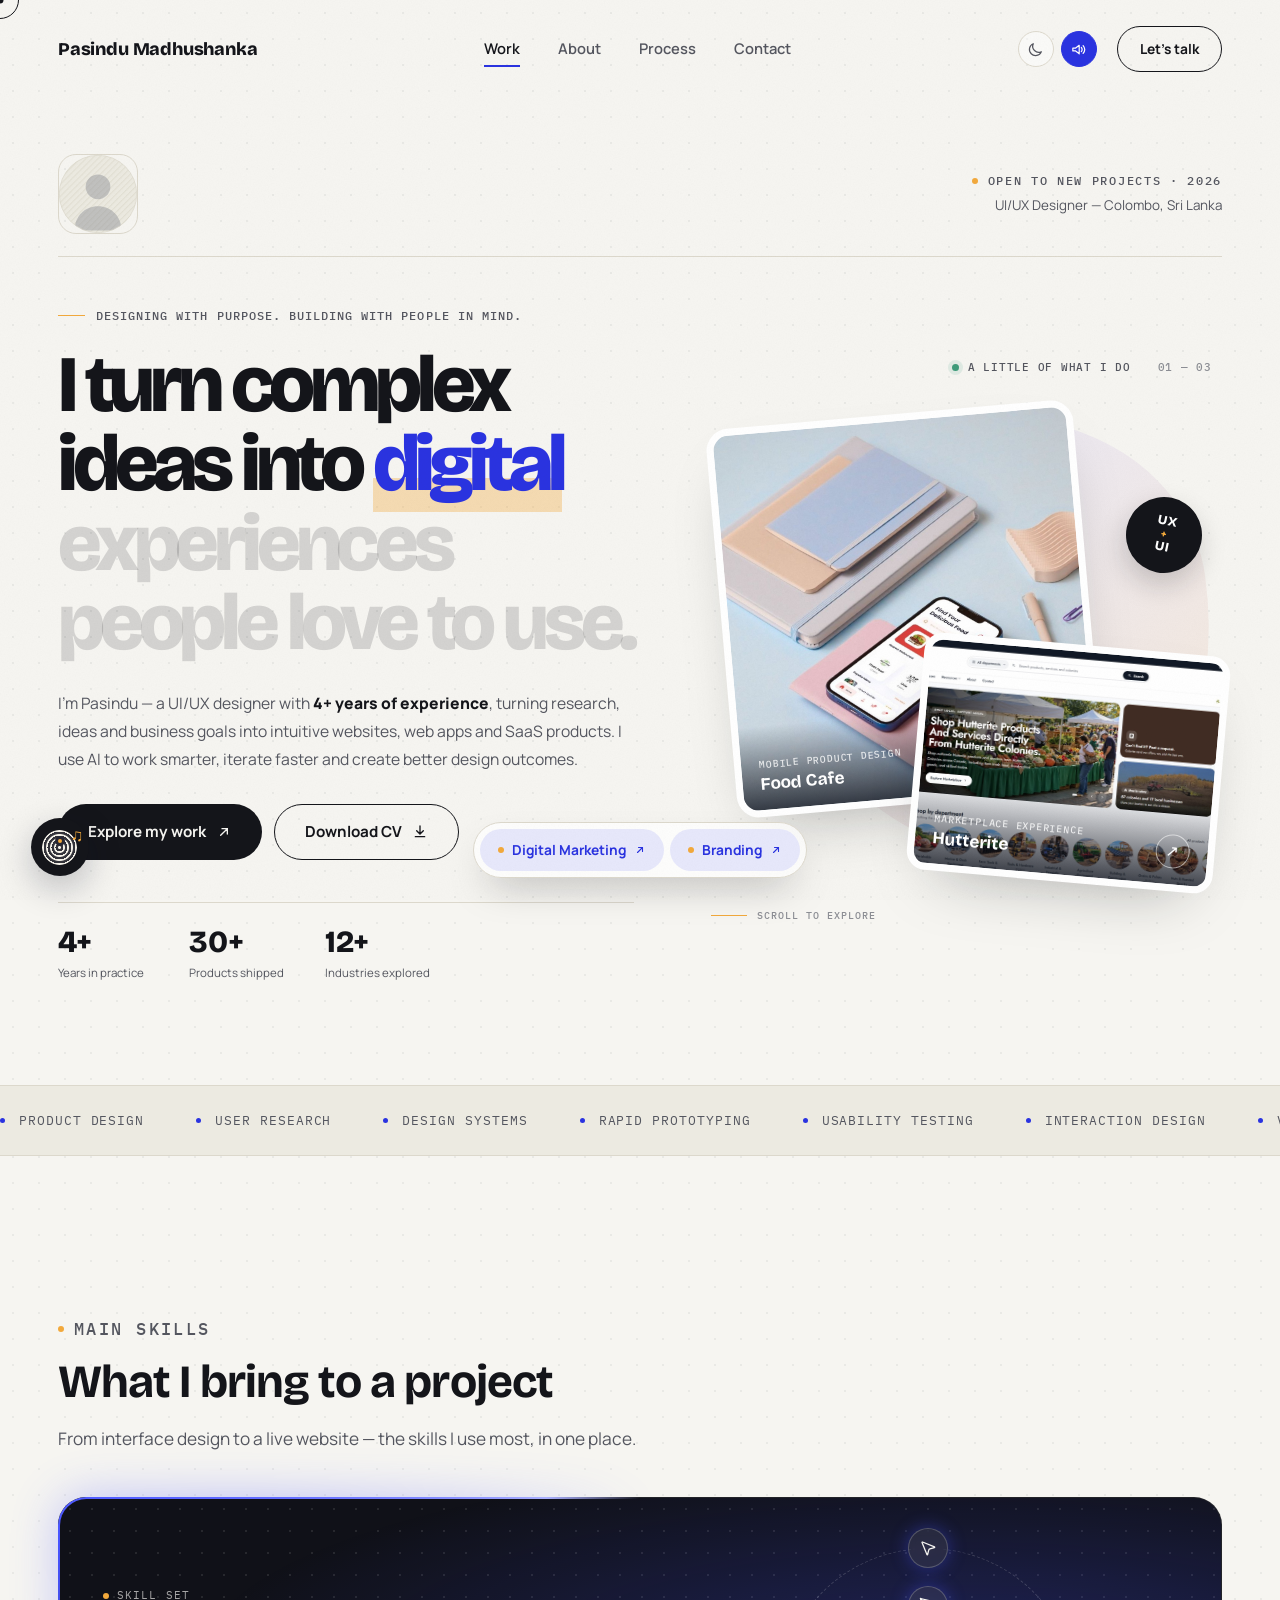
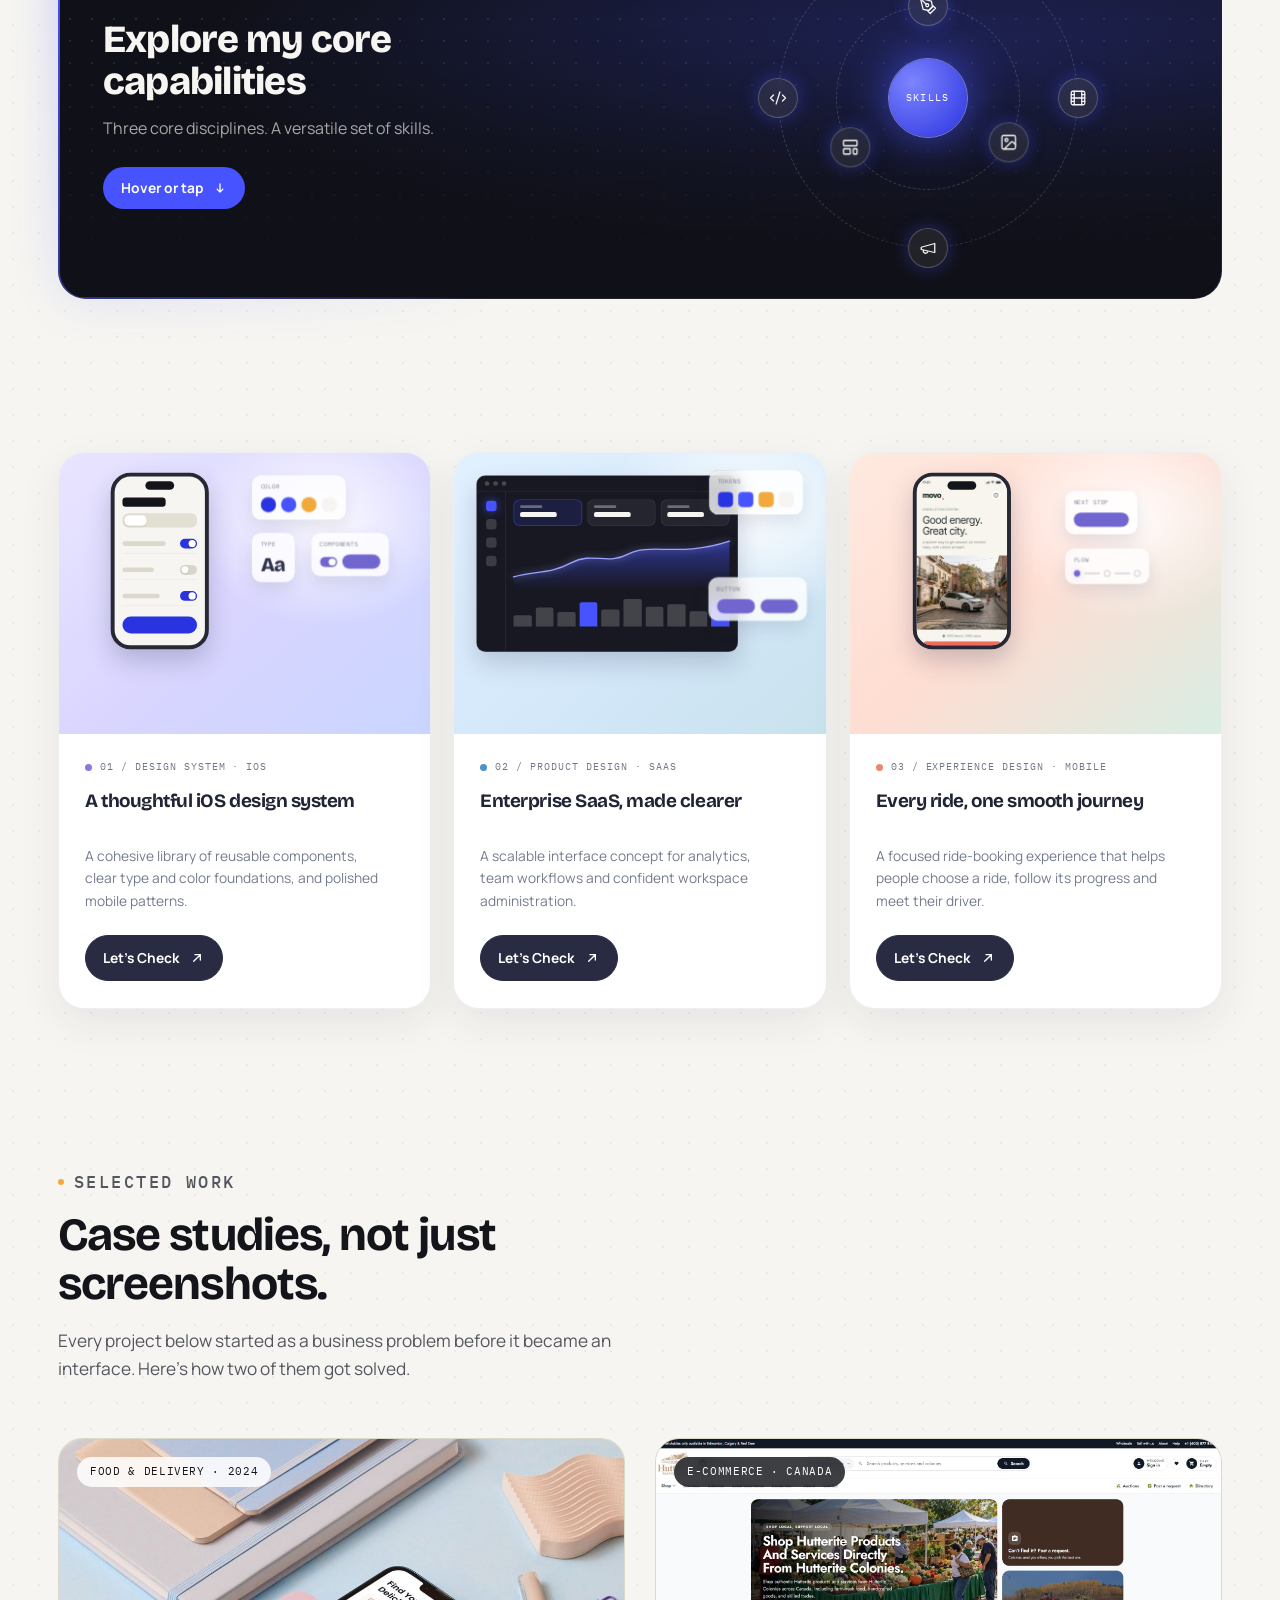
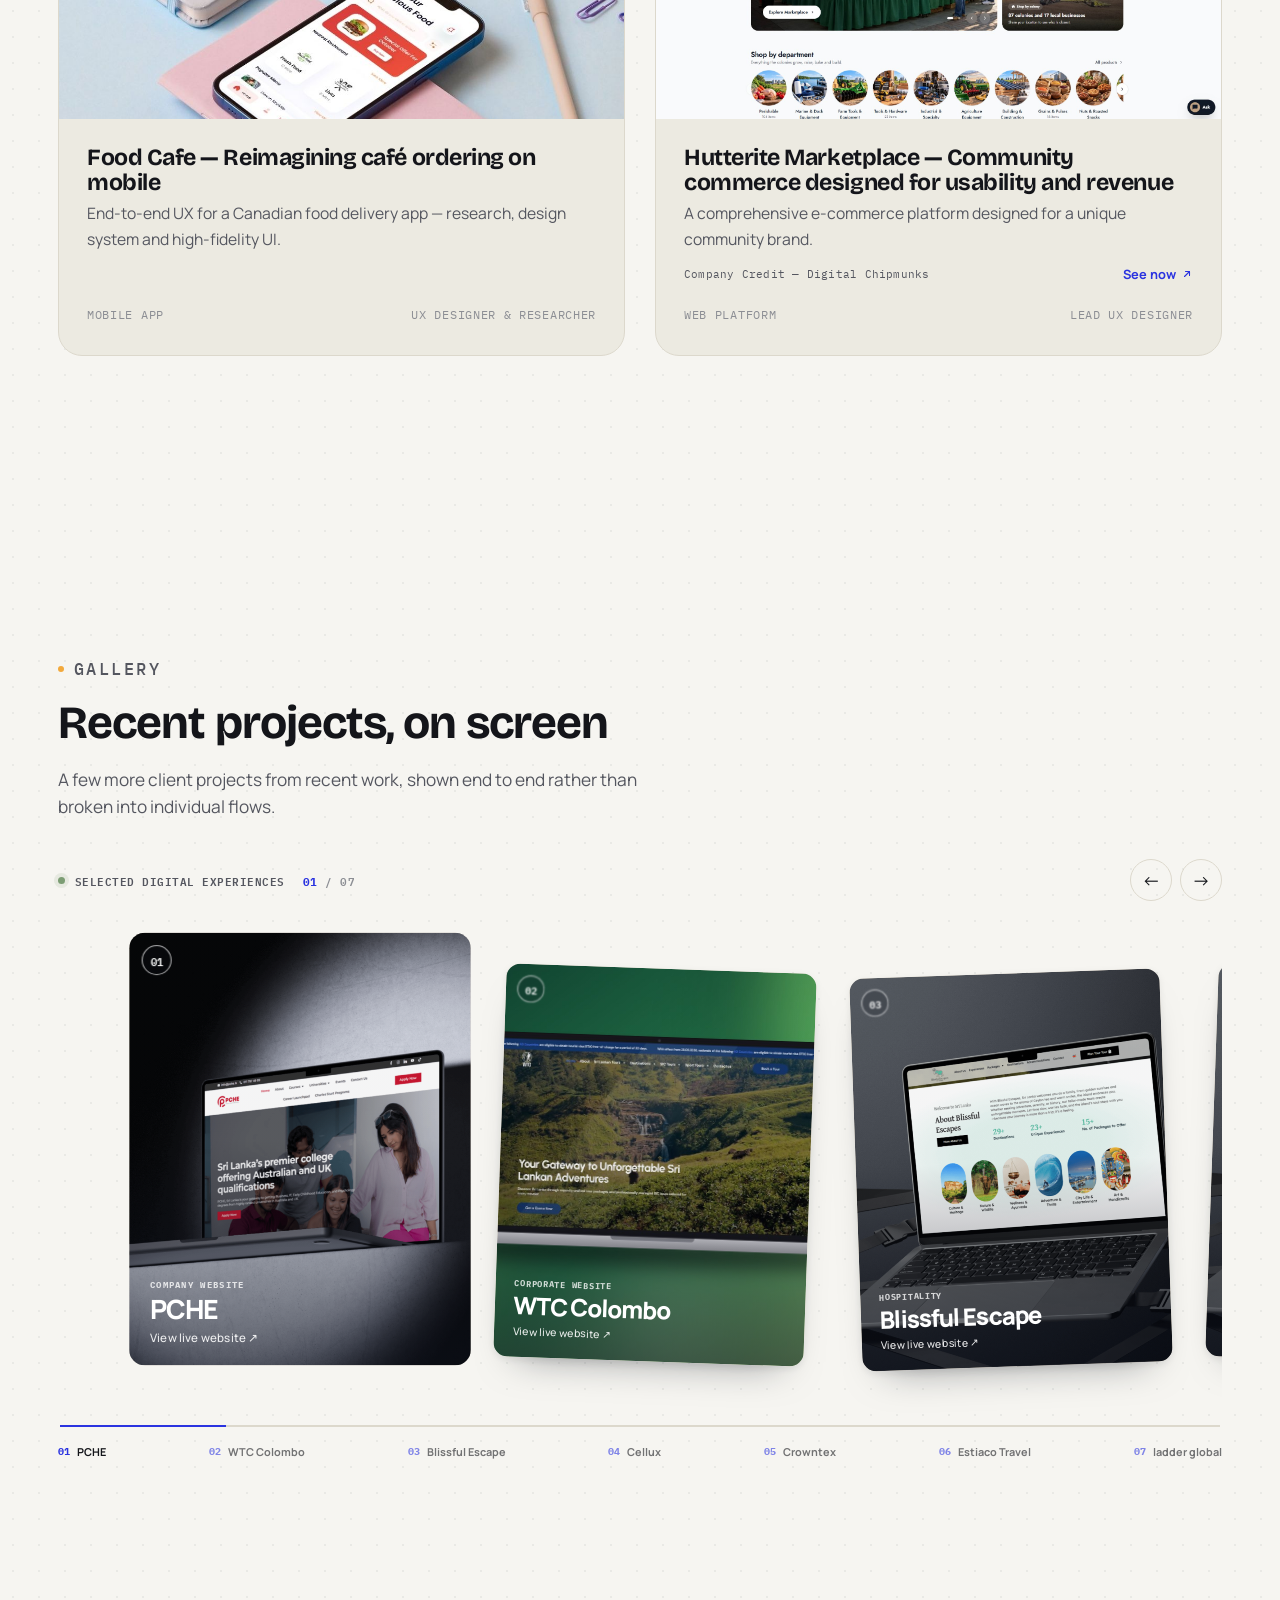
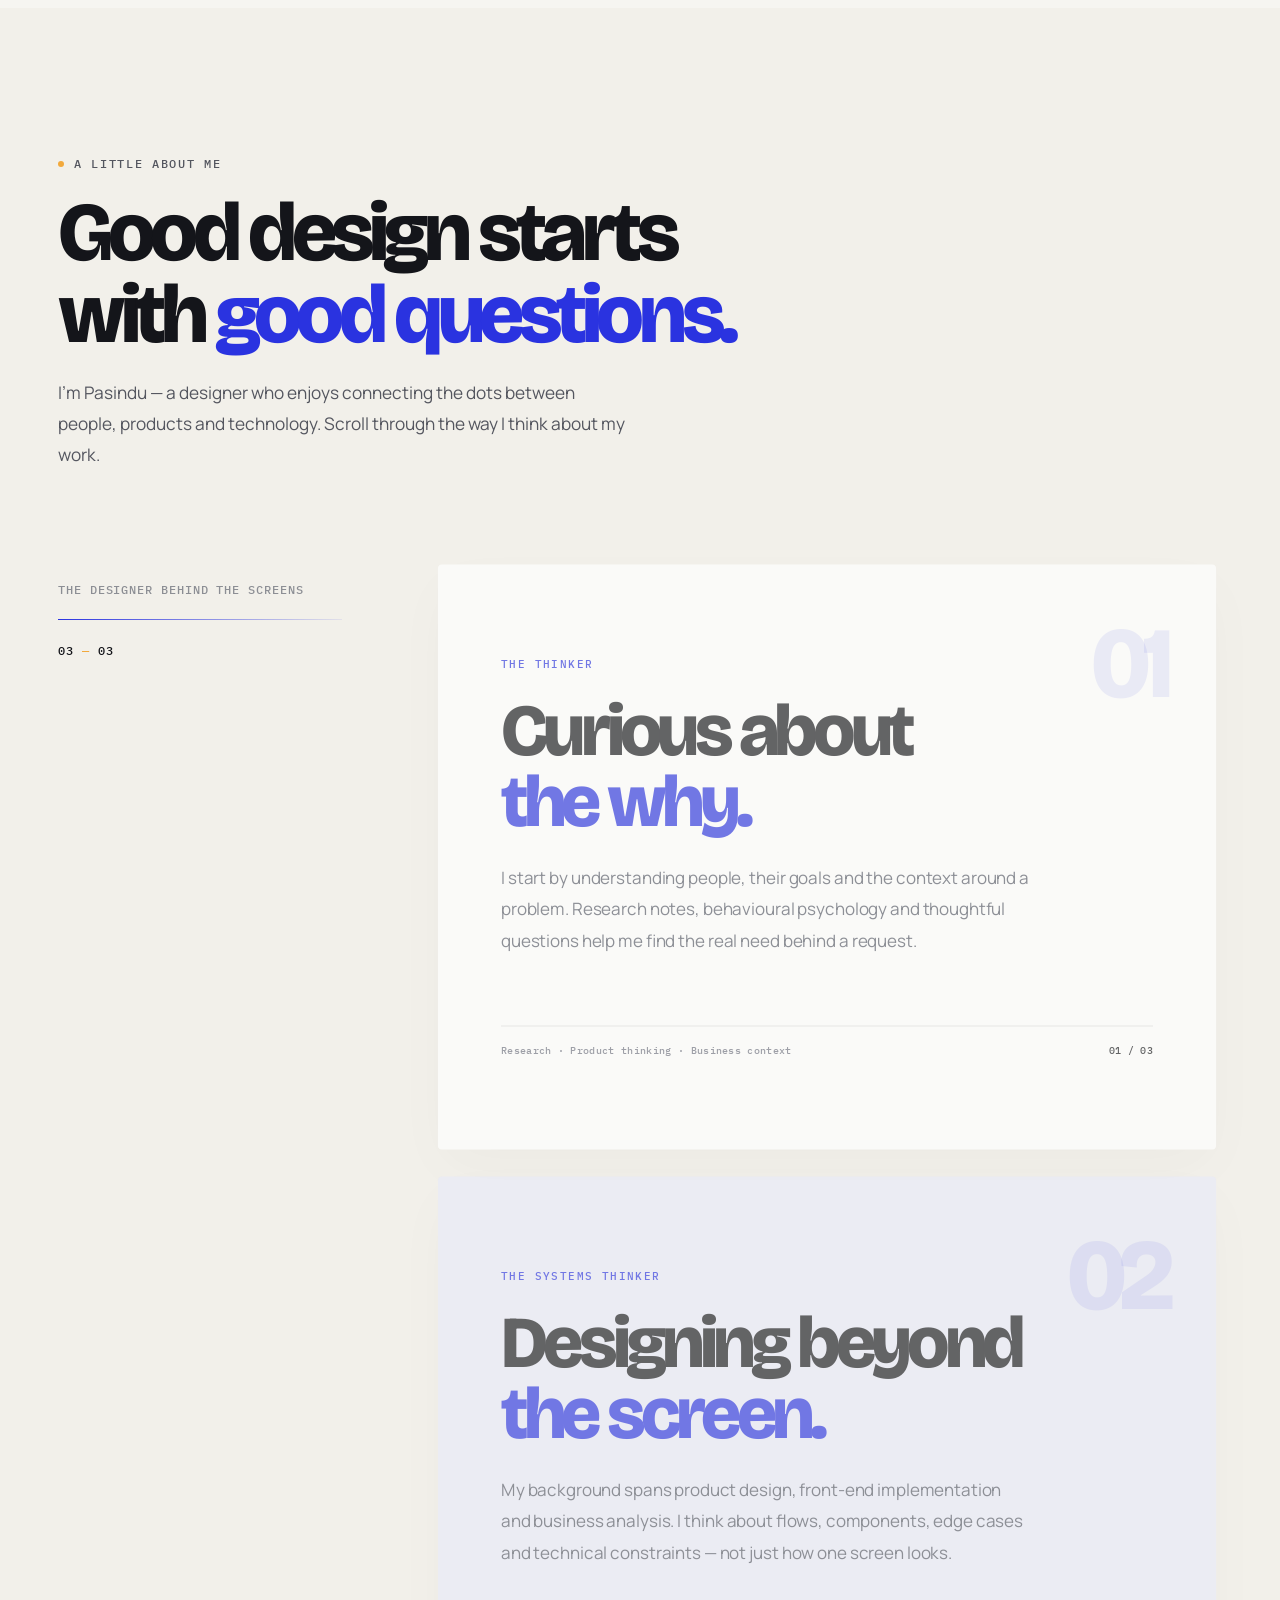
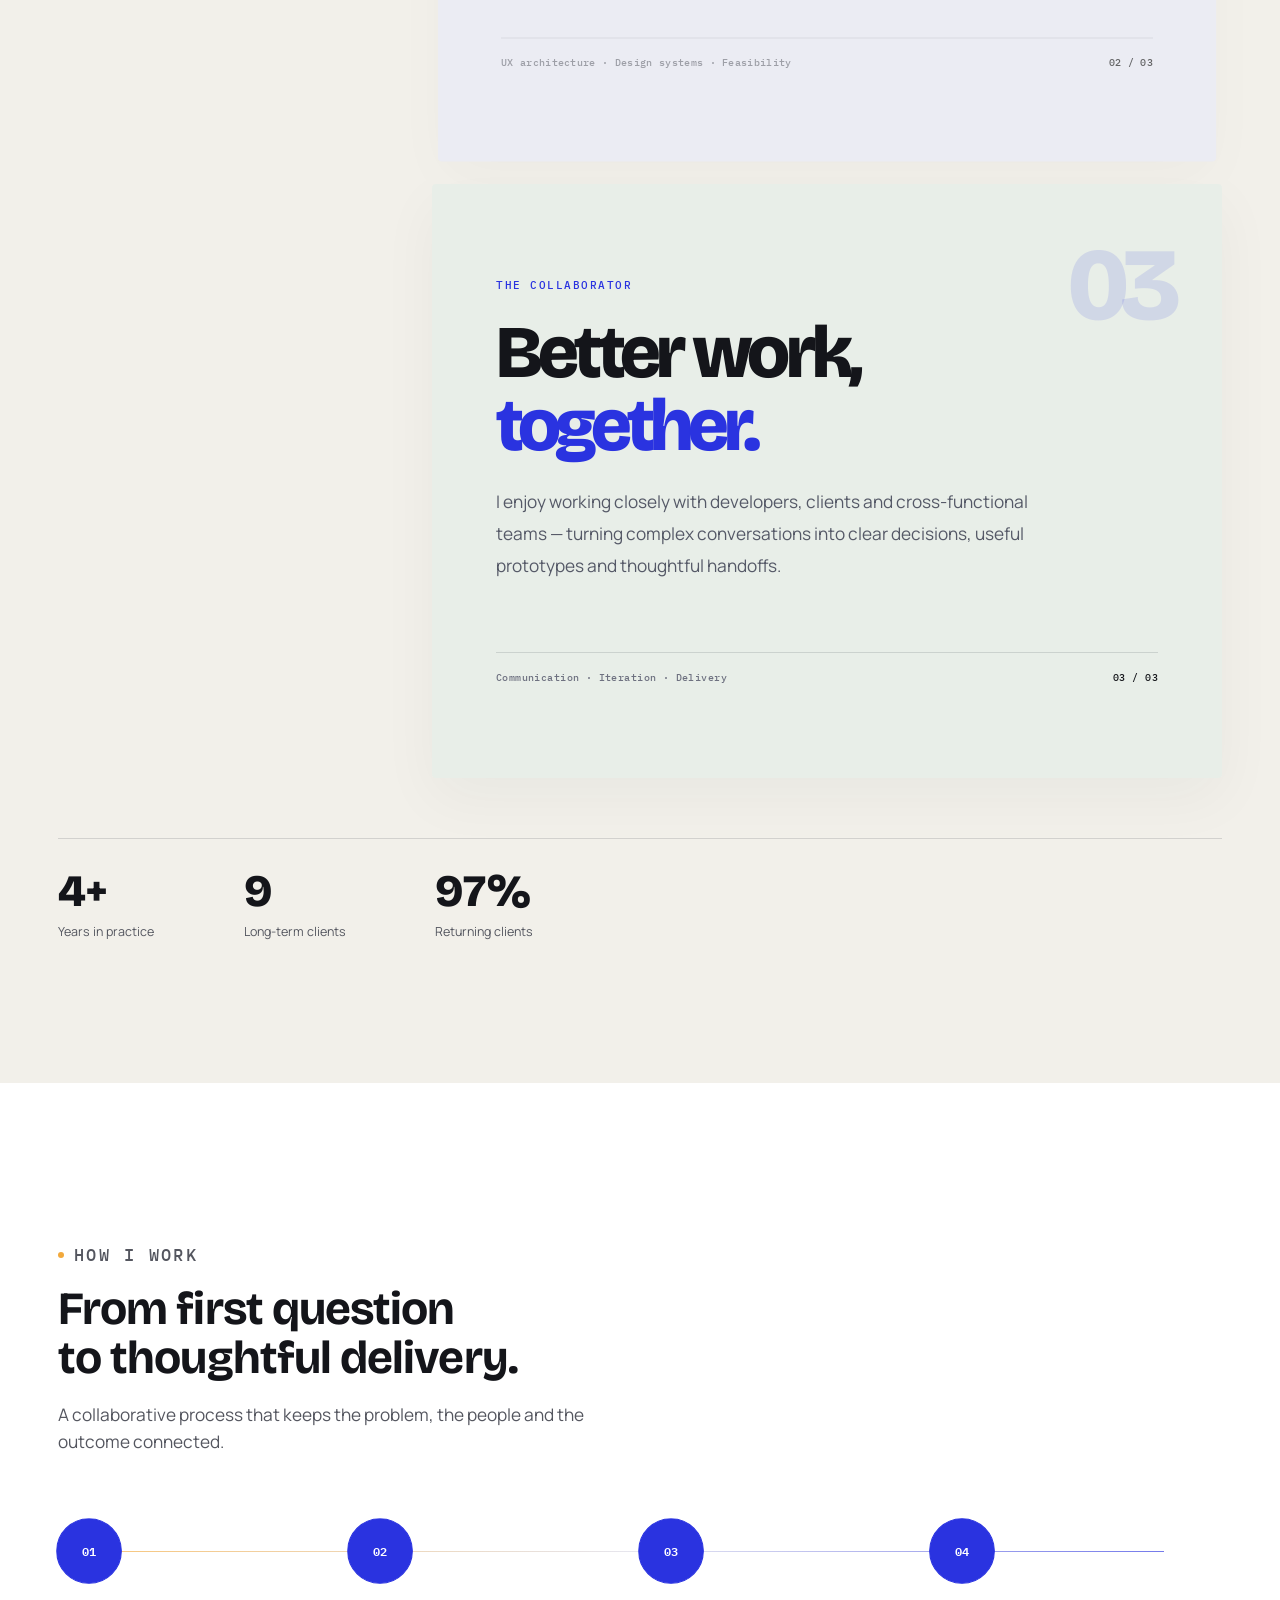
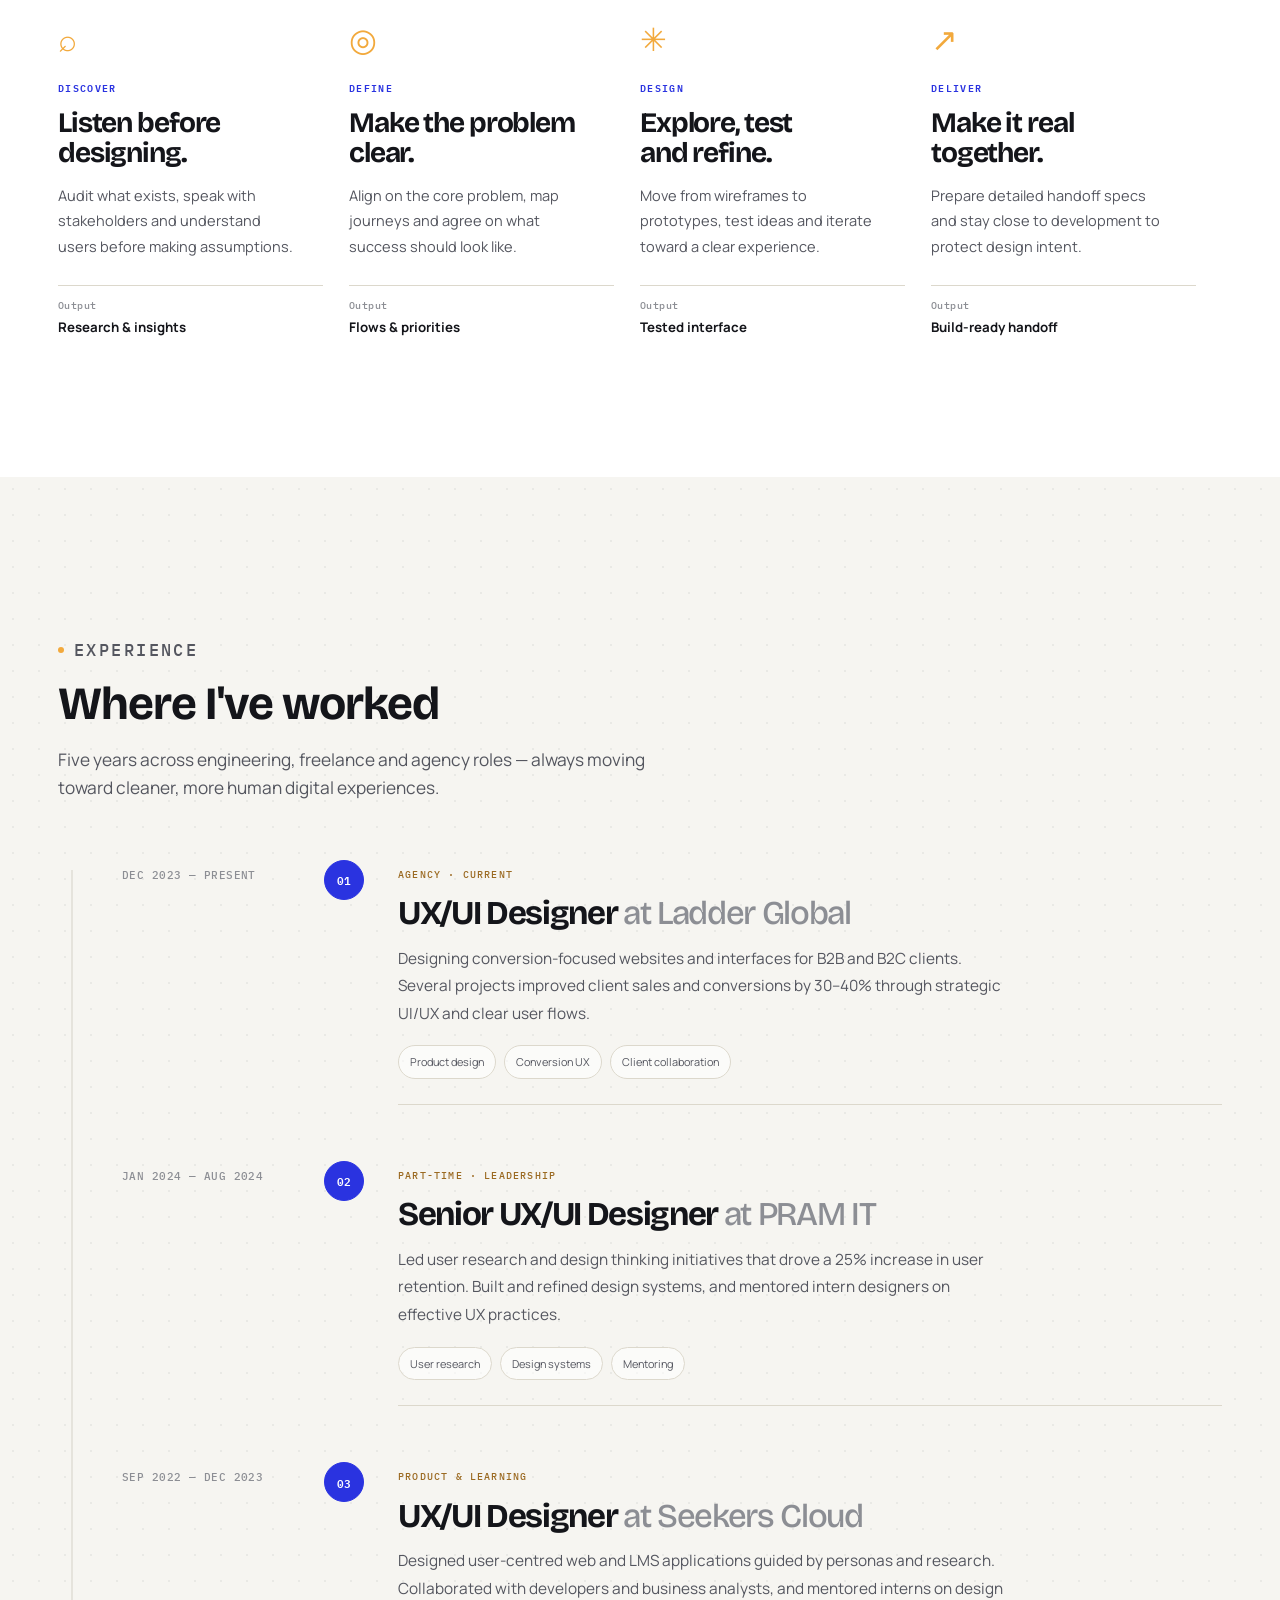
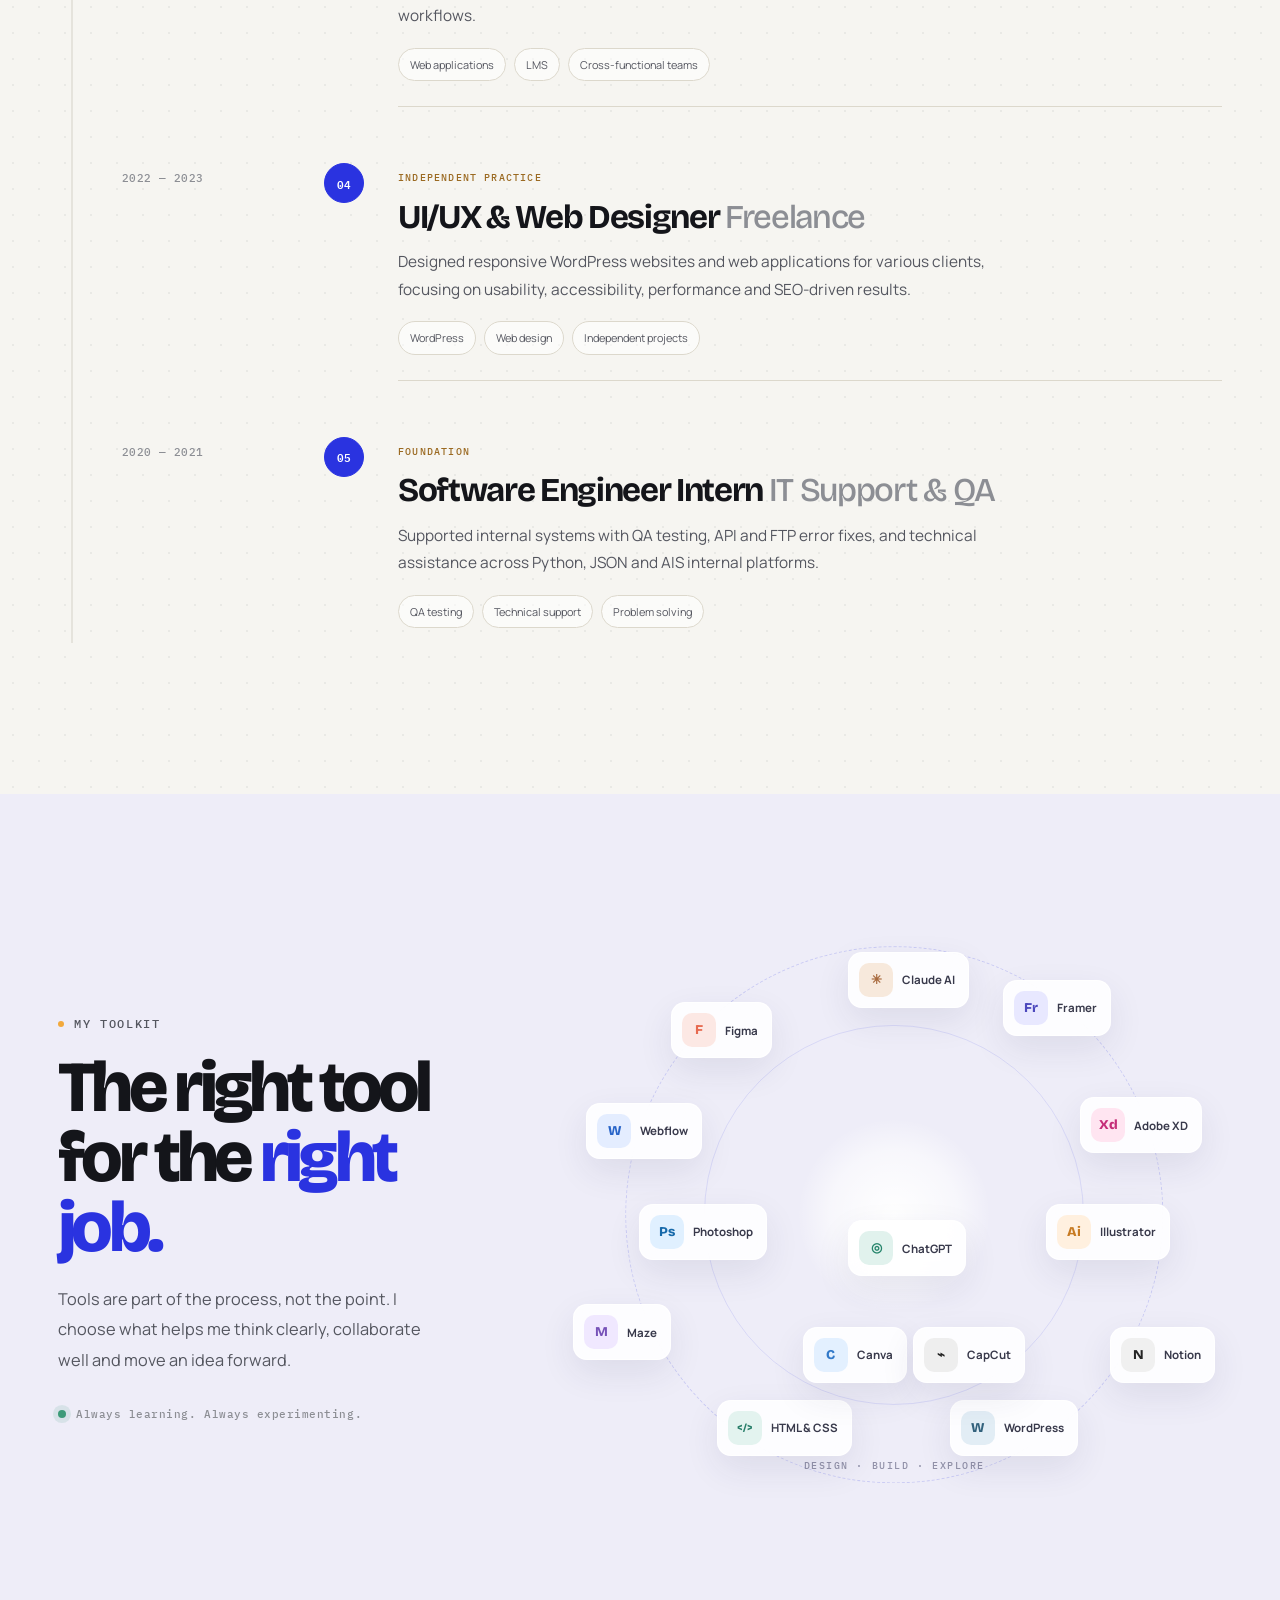
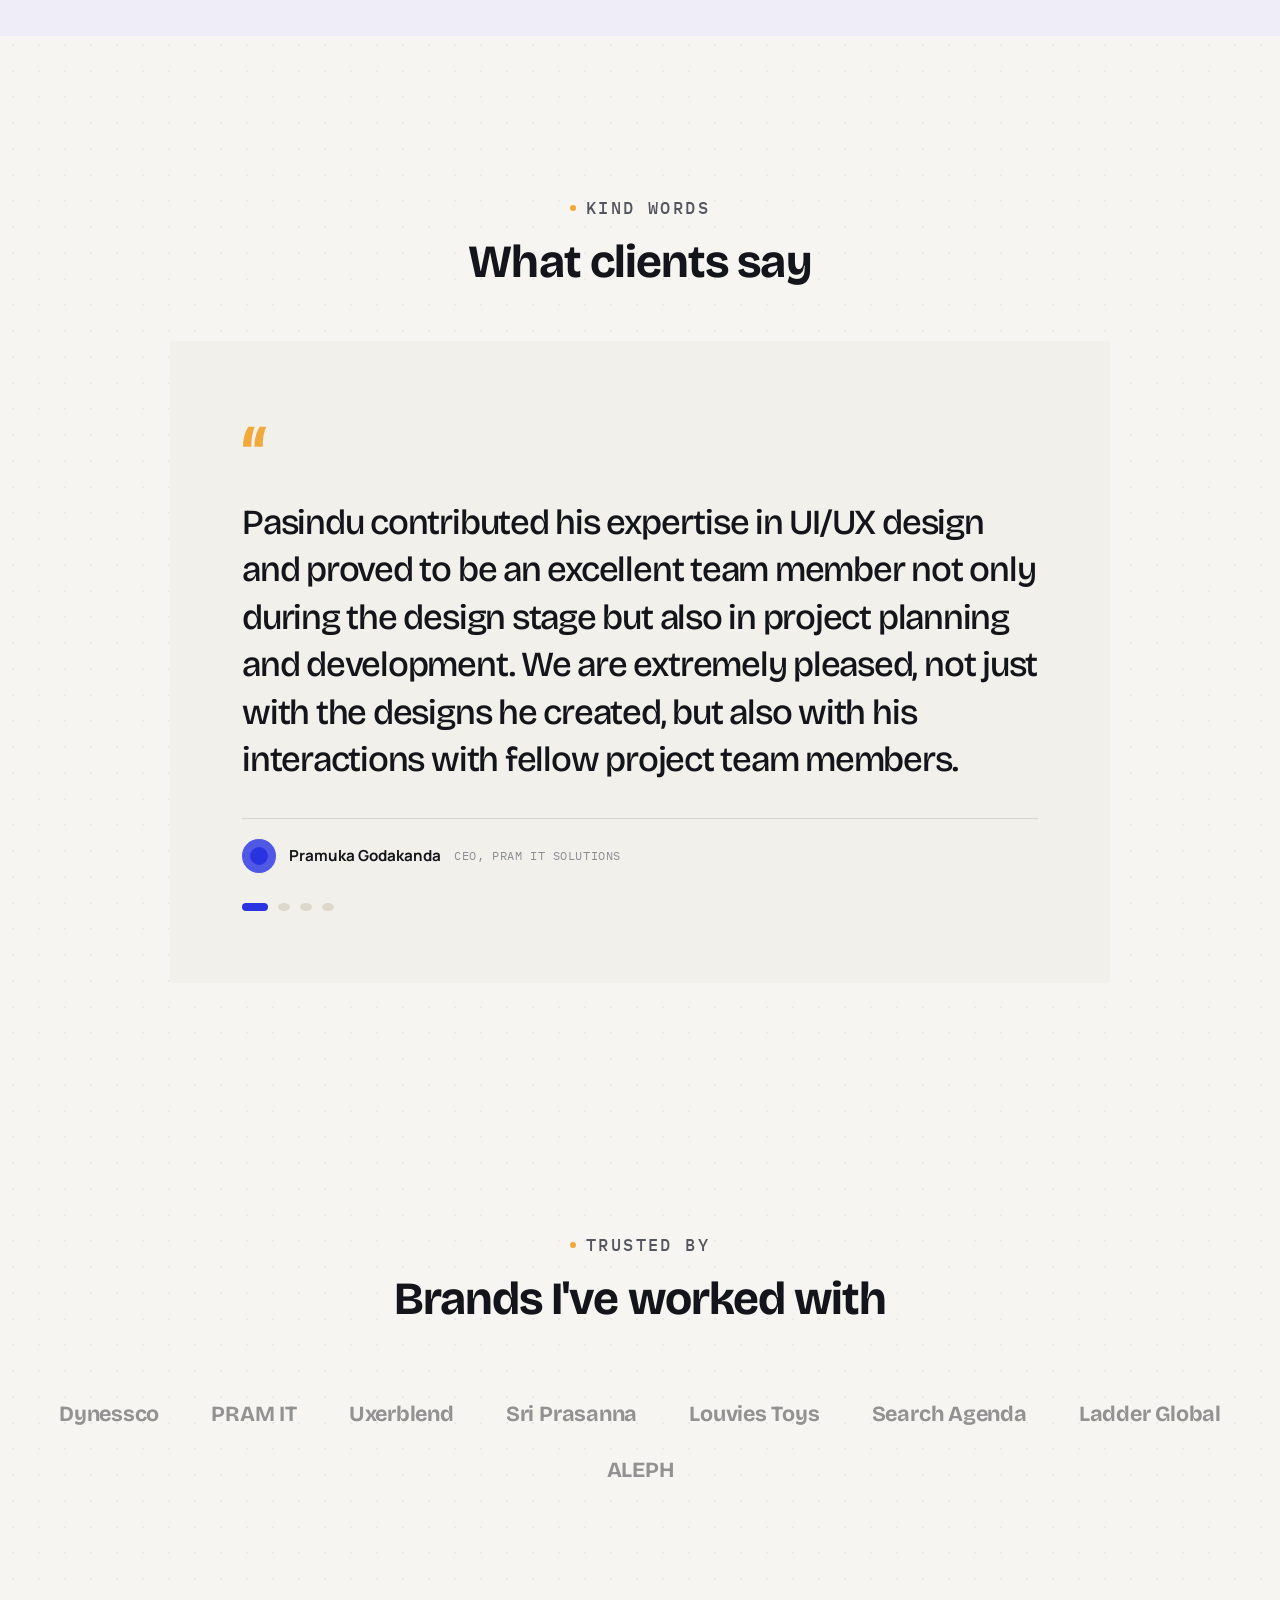
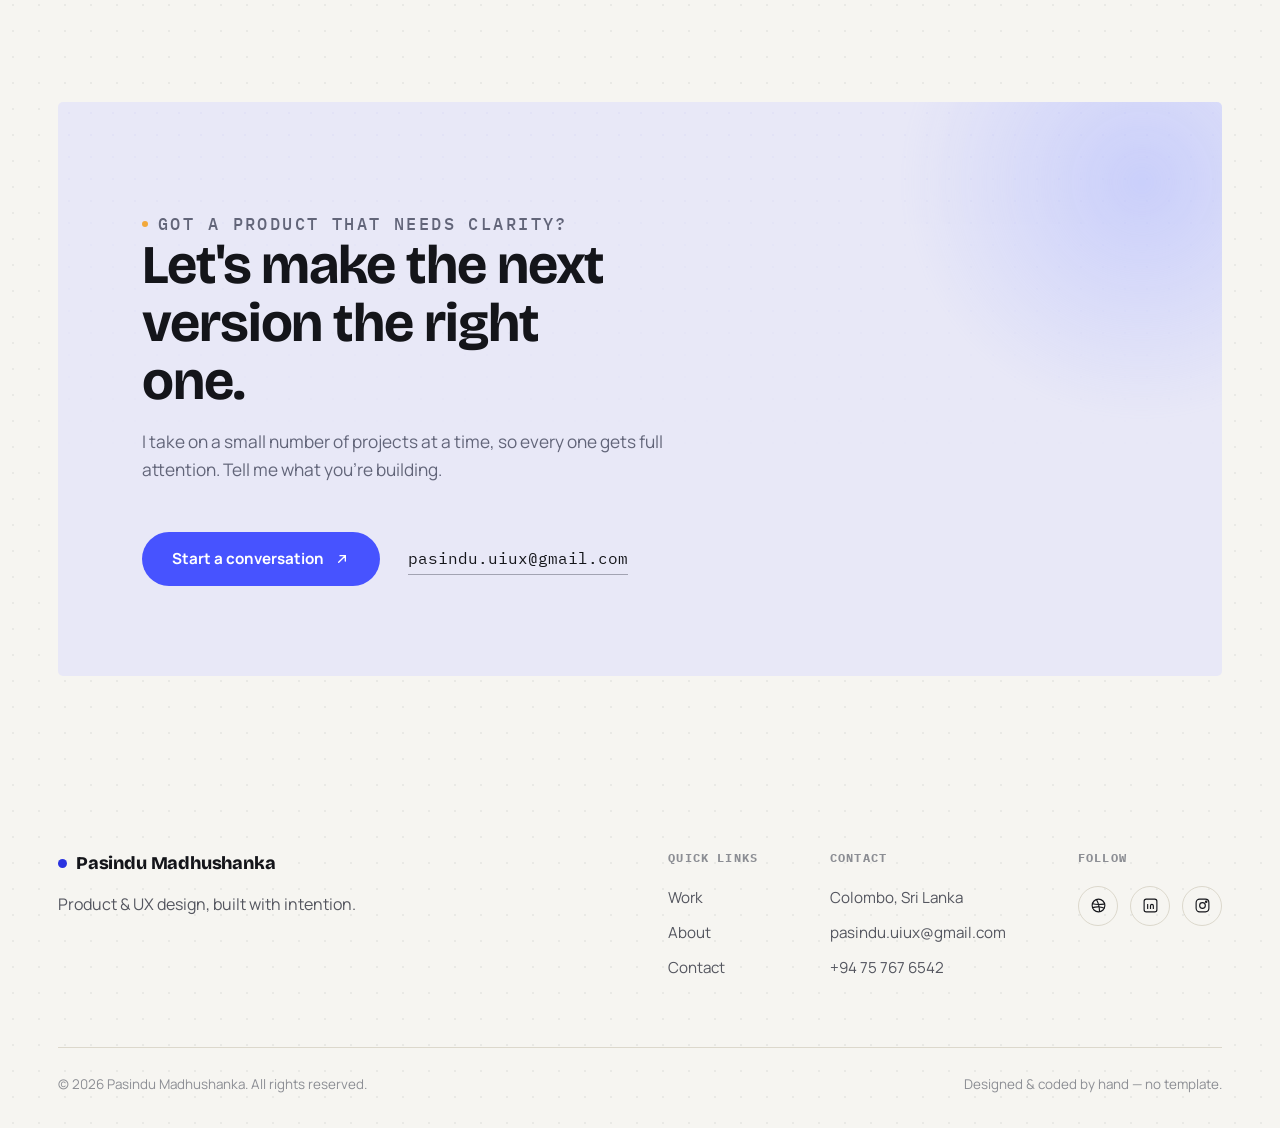
<file: index.html>
<!doctype html>
<html lang="en">
<head>
<meta charset="utf-8">
<meta name="viewport" content="width=device-width, initial-scale=1">
<title>Pasindu Madhushanka — Product &amp; UX Designer</title>
<meta name="description" content="Pasindu Madhushanka is a UI/UX designer crafting clear, user-centred digital products — from research to shipped interface.">

<link rel="preconnect" href="https://fonts.googleapis.com">
<link rel="preconnect" href="https://fonts.gstatic.com" crossorigin>
<link href="https://fonts.googleapis.com/css2?family=Bricolage+Grotesque:wght@400;500;600;700;800&family=Manrope:wght@400;500;600;700;800&family=IBM+Plex+Mono:wght@400;500&display=swap" rel="stylesheet">
<link rel="stylesheet" href="styles.css">
</head>
<body>

<a class="skip-link" href="#main">Skip to content</a>
<div class="page-veil" aria-hidden="true"></div>
<div class="scroll-progress" aria-hidden="true"></div>

<header class="site-header">
  <div class="container nav-inner">
    <a class="logo" href="index.html">Pasindu&nbsp;Madhushanka</a>
    <nav class="nav-links" aria-label="Primary">
      <a href="#work" class="is-active">Work</a>
      <a href="#about">About</a>
      <a href="#process">Process</a>
      <a href="#contact">Contact</a>
    </nav>
    <div class="nav-right">
      <div class="site-preferences" aria-label="Display and sound preferences">
        <button class="preference-btn" id="themeToggle" type="button" aria-label="Switch to dark mode" title="Switch theme">
          <svg class="theme-icon theme-icon--moon" viewBox="0 0 24 24" aria-hidden="true"><path d="M20.2 15.1A8.5 8.5 0 0 1 8.9 3.8 8.7 8.7 0 1 0 20.2 15.1Z"/></svg>
          <svg class="theme-icon theme-icon--sun" viewBox="0 0 24 24" aria-hidden="true"><circle cx="12" cy="12" r="4"/><path d="M12 2v2m0 16v2M4.93 4.93l1.42 1.42m11.3 11.3 1.42 1.42M2 12h2m16 0h2M4.93 19.07l1.42-1.42m11.3-11.3 1.42-1.42"/></svg>
        </button>
        <button class="preference-btn" id="soundToggle" type="button" aria-label="Enable interface sounds" aria-pressed="false" title="Interface sounds off">
          <svg viewBox="0 0 24 24" aria-hidden="true"><path d="M4 10v4h4l5 4V6l-5 4H4Z"/><path class="sound-wave" d="M16 9a5 5 0 0 1 0 6m2.5-8.5a8.5 8.5 0 0 1 0 11"/></svg>
        </button>
      </div>
      <a class="btn btn-outline btn-sm" href="#contact" data-cursor="Talk">Let's talk</a>
      <button class="menu-toggle" aria-label="Open menu" aria-expanded="false">
        <span></span><span></span><span></span>
      </button>
    </div>
  </div>
</header>

<div class="mobile-menu" id="mobileMenu">
  <span class="mono-tag">Menu — 01 / 04</span>
  <a href="#work">Work</a>
  <a href="#about">About</a>
  <a href="#process">Process</a>
  <a href="#contact">Contact</a>
  <a class="btn btn-primary mobile-cta" href="#contact">Start a project</a>
</div>

<main id="main">

  <!-- HERO -->
  <section class="hero hero--editorial">
    <div class="container">
      <div class="hero-identity" data-reveal>
        <div class="hero-id-photo">
          <img src="profile-placeholder.svg" alt="Pasindu Madhushanka">
        </div>
        <div class="hero-id-content">
          <p class="eyebrow"><span class="dot"></span>Open to new projects &middot; 2026</p>
          <span class="hero-id-role">UI/UX Designer — Colombo, Sri Lanka</span>
        </div>
      </div>

      <div class="hero-editorial-grid">
        <div class="hero-editorial-copy">
          <p class="hero-kicker" data-reveal><span class="hero-kicker-line"></span>Designing with purpose. Building with people in mind.</p>
          <h1 class="hero-intro" data-reveal data-delay="70" aria-label="I turn complex ideas into digital experiences people love to use.">
            <span class="hw">I turn </span><span class="hw">complex </span><span class="hw">ideas </span><span class="hw">into </span><span class="hw hw-highlight">digital </span><span class="hw hw-highlight">experiences </span><span class="hw">people </span><span class="hw">love </span><span class="hw">to </span><span class="hw">use.</span>
          </h1>
          <p class="hero-support" data-reveal data-delay="120">I’m Pasindu — a UI/UX designer with <strong>4+ years of experience</strong>, turning research, ideas and business goals into intuitive websites, web apps and SaaS products. I use AI to work smarter, iterate faster and create better design outcomes.</p>
          <div class="hero-bottom" data-reveal data-delay="170">
            <div class="hero-actions">
              <a class="btn btn-primary magnetic" href="#work" data-cursor="Explore work">Explore my work <svg viewBox="0 0 24 24" fill="none" stroke="currentColor" stroke-width="2" stroke-linecap="round"><path d="M7 17 17 7M9 7h8v8"/></svg></a>
              <a class="btn btn-outline" href="Pasindu-Madhushanka-CV.pdf">Download CV <svg viewBox="0 0 24 24" fill="none" stroke="currentColor" stroke-width="2" stroke-linecap="round"><path d="M12 3v12m-5-5 5 5 5-5M5 19h14"/></svg></a>
            </div>
          </div>
          <div class="hero-stats hero-stats--editorial" data-reveal data-delay="220">
            <div class="stat"><strong data-count="4" data-suffix="+">0</strong><span>Years in practice</span></div>
            <div class="stat"><strong data-count="30" data-suffix="+">0</strong><span>Products shipped</span></div>
            <div class="stat"><strong data-count="12" data-suffix="+">0</strong><span>Industries explored</span></div>
          </div>
        </div>

        <div class="hero-editorial-visual" data-reveal data-delay="140" aria-label="Selected product design work">
          <div class="hero-visual-note"><span class="hero-note-dot"></span> A little of what I do <span class="hero-note-index">01 — 03</span></div>
          <a class="hero-project hero-project--food" href="food-cafe-case-study.html" aria-label="Explore Food Cafe case study">
            <img src="Food__2_.jpg" alt="Food Cafe mobile app interface presentation">
            <span class="hero-project-caption"><span><small>Mobile product design</small><strong>Food Cafe</strong></span><i>↗</i></span>
          </a>
          <a class="hero-project hero-project--market" href="hutterite-case-study.html" aria-label="Explore Hutterite Marketplace case study">
            <img src="Hutterite_Marketplace.jpg" alt="Hutterite Marketplace web experience">
            <span class="hero-project-caption"><span><small>Marketplace experience</small><strong>Hutterite</strong></span><i>↗</i></span>
          </a>
          <div class="hero-visual-stamp"><span>UX</span><span>+</span><span>UI</span></div>
          <div class="hero-scroll-cue"><span class="hero-scroll-line"></span><span>Scroll to explore</span></div>
        </div>
      </div>
    </div>
  </section>

  <!-- MARQUEE -->
  <div class="marquee" aria-hidden="true">
    <div class="marquee-track">
      <div class="marquee-group">
        <span>Product Design</span><span>User Research</span><span>Design Systems</span>
        <span>Rapid Prototyping</span><span>Usability Testing</span><span>Interaction Design</span>
        <span>Visual Design</span><span>Accessibility</span>
      </div>
      <div class="marquee-group">
        <span>Product Design</span><span>User Research</span><span>Design Systems</span>
        <span>Rapid Prototyping</span><span>Usability Testing</span><span>Interaction Design</span>
        <span>Visual Design</span><span>Accessibility</span>
      </div>
    </div>
  </div>

  <!-- CORE SKILLS -->
  <section class="section core-skills" id="skills">
    <div class="container">
      <div class="section-head" data-reveal>
        <p class="eyebrow"><span class="dot"></span>Main skills</p>
        <h2>What I bring to a project</h2>
        <p>From interface design to a live website — the skills I use most, in one place.</p>
      </div>
      <div class="skills-stage" id="skillsStage">
        <button type="button" class="skills-trigger" id="skillsTrigger" aria-expanded="false" aria-controls="skillsReveal">
          <span class="st-inner">
            <span class="st-copy">
              <span class="neon-tag">Skill set</span>
              <span class="st-title">Explore my core capabilities</span>
              <span class="st-sub">Three core disciplines. A versatile set of skills.</span>
              <span class="st-hint"><span class="st-hint-open">Hover or tap</span><span class="st-hint-close">Tap to hide</span><svg viewBox="0 0 24 24" fill="none" stroke="currentColor" stroke-width="2.2" stroke-linecap="round" aria-hidden="true"><path d="M12 5v14m0 0-5-5m5 5 5-5"/></svg></span>
            </span>
            <span class="st-orbit" aria-hidden="true">
              <span class="orbit">
                <span class="orbit-ring orbit-ring--in"></span>
                <span class="orbit-ring orbit-ring--out"></span>
                <span class="orbit-core"><em>Skills</em></span>
                <span class="orb-ico orb-in" style="--p:0%; --d:-0s;"><svg viewBox="0 0 24 24" aria-hidden="true"><path d="m12 19 7-7 3 3-7 7-3-3z"/><path d="m18 13-1.5-7.5L2 2l3.5 14.5L13 18l5-5z"/><path d="m2 2 7.586 7.586"/><circle cx="11" cy="11" r="2"/></svg></span><span class="orb-ico orb-in" style="--p:33%; --d:-7s;"><svg viewBox="0 0 24 24" aria-hidden="true"><rect width="18" height="18" x="3" y="3" rx="2" ry="2"/><circle cx="9" cy="9" r="2"/><path d="m21 15-3.086-3.086a2 2 0 0 0-2.828 0L6 21"/></svg></span><span class="orb-ico orb-in" style="--p:66%; --d:-14s;"><svg viewBox="0 0 24 24" aria-hidden="true"><rect width="18" height="7" x="3" y="3" rx="1"/><rect width="9" height="7" x="3" y="14" rx="1"/><rect width="5" height="7" x="16" y="14" rx="1"/></svg></span><span class="orb-ico orb-out" style="--p:0%; --d:-0s;"><svg viewBox="0 0 24 24" aria-hidden="true"><path d="M4.037 4.688a.495.495 0 0 1 .651-.651l16 6.5a.5.5 0 0 1-.063.947l-6.124 1.58a2 2 0 0 0-1.438 1.435l-1.579 6.126a.5.5 0 0 1-.947.063z"/></svg></span><span class="orb-ico orb-out" style="--p:25%; --d:-8.5s;"><svg viewBox="0 0 24 24" aria-hidden="true"><rect width="18" height="18" x="3" y="3" rx="2"/><path d="M7 3v18"/><path d="M3 7.5h4"/><path d="M3 12h18"/><path d="M3 16.5h4"/><path d="M17 3v18"/><path d="M17 7.5h4"/><path d="M17 16.5h4"/></svg></span><span class="orb-ico orb-out" style="--p:50%; --d:-17s;"><svg viewBox="0 0 24 24" aria-hidden="true"><path d="m3 11 18-5v12L3 14v-3z"/><path d="M11.6 16.8a3 3 0 1 1-5.8-1.6"/></svg></span><span class="orb-ico orb-out" style="--p:75%; --d:-25.5s;"><svg viewBox="0 0 24 24" aria-hidden="true"><path d="m18 16 4-4-4-4"/><path d="m6 8-4 4 4 4"/><path d="m14.5 4-5 16"/></svg></span>
              </span>
            </span>
          </span>
        </button>
        <div class="skills-reveal" id="skillsReveal">
          <div class="skills-reveal-inner">
            <div class="skills-bento skills-bento--groups">
<article class="skill-group skill-group--design" style="--i:0">
<div class="skill-group-top"><span class="skill-group-icon"><svg viewBox="0 0 24 24"><path d="m12 19 7-7 3 3-7 7-3-3z"/><path d="m18 13-1.5-7.5L2 2l3.5 14.5L13 18l5-5z"/><path d="m2 2 7.586 7.586"/><circle cx="11" cy="11" r="2"/></svg></span><span class="skill-group-index">01 / DESIGN</span></div>
<p class="skill-group-kicker">Think · Shape · Create</p><h3>Product &amp; UI/UX Design</h3>
<p class="skill-group-description">Turning ideas into clear, useful and engaging digital experiences — from early concepts to polished interfaces.</p>
<div class="skill-group-tags"><span class="skill-group-tag skill-group-tag--primary">Figma</span><span class="skill-group-tag">UI/UX Design</span><span class="skill-group-tag">Prototyping</span><span class="skill-group-tag">Design Systems</span><span class="skill-group-tag">Graphic Design</span><span class="skill-group-tag">Canva</span></div>
</article>
<article class="skill-group skill-group--build" style="--i:1">
<div class="skill-group-top"><span class="skill-group-icon"><svg viewBox="0 0 24 24"><rect x="3" y="4" width="18" height="16" rx="2"/><path d="M3 9h18M8 9v11M16 9v11"/><path d="m10 14 2 2 2-2"/></svg></span><span class="skill-group-index">02 / BUILD</span></div>
<p class="skill-group-kicker">Design · Develop · Launch</p><h3>Web Development</h3>
<p class="skill-group-description">Building responsive websites and interactive pages with a focus on usability, clean layouts and smooth navigation.</p>
<div class="skill-group-tags"><span class="skill-group-tag skill-group-tag--primary">WordPress</span><span class="skill-group-tag skill-group-tag--primary">Framer</span><span class="skill-group-tag">HTML</span><span class="skill-group-tag">CSS</span><span class="skill-group-tag">Responsive Design</span><span class="skill-group-tag">Claude</span><span class="skill-group-tag">ChatGPT</span></div>
</article>
<article class="skill-group skill-group--growth" style="--i:2">
<div class="skill-group-top"><span class="skill-group-icon"><svg viewBox="0 0 24 24"><path d="m3 11 18-5v12L3 14v-3z"/><path d="M11.6 16.8a3 3 0 1 1-5.8-1.6"/><path d="M19 4 21 2"/></svg></span><span class="skill-group-index">03 / GROWTH</span></div>
<p class="skill-group-kicker">Create · Connect · Grow</p><h3>Creative &amp; Digital Growth</h3>
<p class="skill-group-description">Creating content and marketing campaigns that help brands communicate clearly and reach the right audience.</p>
<div class="skill-group-tags"><span class="skill-group-tag skill-group-tag--primary">Digital Marketing</span><span class="skill-group-tag">Meta Campaigns</span><span class="skill-group-tag">Audience Targeting</span><span class="skill-group-tag">SEO</span><span class="skill-group-tag">Video Editing</span><span class="skill-group-tag">CapCut</span><span class="skill-group-tag">Content Graphics</span></div>
</article>
</div>
          </div>
        </div>
      </div>
    </div>
  </section>

  <!-- FEATURED DESIGN SYSTEMS (neon cards) -->
  <section class="feature-cards" aria-label="Featured design systems">
    <div class="container">
      <div class="feature-cards-grid">

        <div class="neon-wrap" data-reveal>
          <article class="neon-card feature-card--ios">
            <div class="neon-inner">
              <!-- Replace this visual with your own screenshot: <img src="your-image.jpg" alt="iOS Design System"> -->
              <div class="neon-visual" aria-hidden="true">
                <div class="nv-stage">
                <div class="nv-phone">
                  <span class="nv-notch"></span>
                  <div class="nv-screen">
                    <div class="nv-s-title"></div>
                    <div class="nv-seg"><i class="on"></i><i></i><i></i></div>
                    <div class="nv-row"><span class="nv-l" style="width:58%"></span><span class="nv-tg on"></span></div>
                    <div class="nv-row"><span class="nv-l" style="width:42%"></span><span class="nv-tg"></span></div>
                    <div class="nv-row"><span class="nv-l" style="width:50%"></span><span class="nv-tg on"></span></div>
                    <div class="nv-cta"></div>
                  </div>
                </div>
                <div class="nv-tile" style="left:52%; top:34px;">
                  <span class="nv-tt">Color</span>
                  <div class="nv-sw"><i style="background:#2A33E0"></i><i style="background:#4753FF"></i><i style="background:#F2A93C"></i><i style="background:#F6F5F1"></i></div>
                </div>
                <div class="nv-tile" style="left:52%; top:122px; animation-delay:-2s;">
                  <span class="nv-tt">Type</span>
                  <span class="nv-aa">Aa</span>
                </div>
                <div class="nv-tile" style="left:68%; top:122px; animation-delay:-4s;">
                  <span class="nv-tt">Components</span>
                  <div class="nv-comp"><span class="nv-tg on"></span><span class="nv-pill"></span></div>
                </div>
                </div>
              </div>
              <div class="neon-body">
                <span class="neon-tag">01 / Design system · iOS</span>
                <h2 class="neon-title">A thoughtful iOS design system</h2>
                <p class="feature-card-desc">A cohesive library of reusable components, clear type and color foundations, and polished mobile patterns.</p>
                <div class="neon-cta-wrap">
                  <a class="btn btn-on-dark btn-sm" href="https://www.figma.com/design/6jQPuIWlWk3VSXsZ6brRD7/IOS-App?node-id=0-1&amp;t=4dHvgA9B8AZuFbtg-1" target="_blank" rel="noopener" data-cursor="Open">
                    Let's Check
                    <svg viewBox="0 0 24 24" fill="none" stroke="currentColor" stroke-width="2" stroke-linecap="round"><path d="M7 17 17 7M9 7h8v8"/></svg>
                  </a>
                </div>
              </div>
            </div>
          </article>
        </div>

        <div class="neon-wrap" data-reveal data-delay="120">
          <article class="neon-card neon-card--saas neon-card--alt">
            <div class="neon-inner">
              <!-- Replace this visual with your own screenshot: <img src="your-image.jpg" alt="SaaS Dashboard UI"> -->
              <div class="neon-visual" aria-hidden="true">
                <div class="nv-stage">
                <div class="nv-dash">
                  <div class="nv-dash-bar"><i></i><i></i><i></i></div>
                  <div class="nv-dash-body">
                    <div class="nv-side"><i class="on"></i><i></i><i></i><i></i></div>
                    <div class="nv-main">
                      <div class="nv-kpis">
                        <div class="nv-kpi on"><i class="a"></i><i class="b"></i></div>
                        <div class="nv-kpi"><i class="a"></i><i class="b"></i></div>
                        <div class="nv-kpi"><i class="a"></i><i class="b"></i></div>
                      </div>
                      <div class="nv-chart">
                        <svg viewBox="0 0 300 90" preserveAspectRatio="none">
                          <defs>
                            <linearGradient id="nvArea" x1="0" y1="0" x2="0" y2="1">
                              <stop offset="0" stop-color="#4753FF" stop-opacity=".5"/>
                              <stop offset="1" stop-color="#4753FF" stop-opacity="0"/>
                            </linearGradient>
                          </defs>
                          <path class="nv-area" d="M0 70 C30 60 50 66 80 48 S130 52 160 34 S230 40 300 14 L300 90 L0 90Z" fill="url(#nvArea)"/>
                          <path class="nv-line" d="M0 70 C30 60 50 66 80 48 S130 52 160 34 S230 40 300 14" fill="none" stroke="#9aa2ff" stroke-width="2" stroke-linecap="round" pathLength="1"/>
                        </svg>
                      </div>
                      <div class="nv-bars">
                        <i style="--i:0; height:38%"></i><i style="--i:1; height:62%"></i><i style="--i:2; height:48%"></i><i style="--i:3; height:80%"></i><i style="--i:4; height:56%"></i><i style="--i:5; height:92%"></i><i style="--i:6; height:66%"></i><i style="--i:7; height:74%"></i><i style="--i:8; height:50%"></i><i style="--i:9; height:86%"></i>
                      </div>
                    </div>
                  </div>
                </div>
                <div class="nv-tile" style="right:6%; top:26px; animation-delay:-1s;">
                  <span class="nv-tt">Tokens</span>
                  <div class="nv-sw sq"><i style="background:#2A33E0"></i><i style="background:#4753FF"></i><i style="background:#F2A93C"></i><i style="background:#F6F5F1"></i></div>
                </div>
                <div class="nv-tile" style="right:5%; bottom:34px; animation-delay:-3s;">
                  <span class="nv-tt">Button</span>
                  <div class="nv-comp"><span class="nv-pill"></span><span class="nv-pill ghost"></span></div>
                </div>
                </div>
              </div>
              <div class="neon-body">
                <span class="neon-tag">02 / Product design · SaaS</span>
                <h2 class="neon-title neon-title--long">Enterprise SaaS, made clearer</h2>
                <p class="feature-card-desc">A scalable interface concept for analytics, team workflows and confident workspace administration.</p>
                <div class="neon-cta-wrap">
                  <a class="btn btn-on-dark btn-sm" href="https://www.figma.com/design/5ZHyCJJLcOH44CmFlf6abT/Metric---Saas-Applicaion?node-id=0-1&amp;t=GakvOjCdT7jPFPi6-1" target="_blank" rel="noopener" data-cursor="Open">
                    Let's Check
                    <svg viewBox="0 0 24 24" fill="none" stroke="currentColor" stroke-width="2" stroke-linecap="round"><path d="M7 17 17 7M9 7h8v8"/></svg>
                  </a>
                </div>
              </div>
            </div>
          </article>
        </div>

        <div class="neon-wrap" data-reveal data-delay="240">
          <article class="neon-card neon-card--mobile neon-card--c">
            <div class="neon-inner">
              <!-- Replace Movo_App.jpg with your own screenshot if you like -->
              <div class="neon-visual" aria-hidden="true">
                <div class="nv-stage">
                  <div class="nv-app">
                    <span class="nv-notch"></span>
                    <img src="Movo_App.jpg" alt="">
                  </div>
                  <div class="nv-tile" style="left:58%; top:58px;">
                    <span class="nv-tt">Next step</span>
                    <div class="nv-comp"><span class="nv-pill nv-pill--wide"></span></div>
                  </div>
                  <div class="nv-tile" style="left:58%; top:146px; animation-delay:-3s;">
                    <span class="nv-tt">Flow</span>
                    <div class="nv-steps"><i class="on"></i><b></b><i></i><b></b><i></i></div>
                  </div>
                </div>
              </div>
              <div class="neon-body">
                <span class="neon-tag">03 / Experience design · Mobile</span>
                <h2 class="neon-title neon-title--long">Every ride, one smooth journey</h2>
                <p class="feature-card-desc">A focused ride-booking experience that helps people choose a ride, follow its progress and meet their driver.</p>
                <div class="neon-cta-wrap">
                  <a class="btn btn-on-dark btn-sm" href="https://www.figma.com/design/PSe9ELNNPbyLBrCsdbp8nq/MOVO-Taxi-App?node-id=3-183&amp;t=k6T4IKTI2DgfJpfR-1" target="_blank" rel="noopener" data-cursor="Open">
                    Let's Check
                    <svg viewBox="0 0 24 24" fill="none" stroke="currentColor" stroke-width="2" stroke-linecap="round"><path d="M7 17 17 7M9 7h8v8"/></svg>
                  </a>
                </div>
              </div>
            </div>
          </article>
        </div>

      </div>
    </div>
  </section>

  <!-- SELECTED WORK -->
  <section class="section" id="work">
    <div class="container">
      <div class="section-foot" data-reveal>
        <div class="section-head">
          <p class="eyebrow"><span class="dot"></span>Selected work</p>
          <h2>Case studies, not just screenshots.</h2>
          <p>Every project below started as a business problem before it became an interface. Here's how two of them got solved.</p>
        </div>
      </div>

      <div class="work-grid">
        <a class="project-card" href="food-cafe-case-study.html" data-reveal data-cursor="View">
          <div class="project-cover">
            <img src="Food__2_.jpg" alt="Food Cafe Mobile App" class="project-cover-photo">
            <span class="tag">Food &amp; Delivery · 2024</span>
            <span class="view-tag">View case study
              <svg viewBox="0 0 24 24" fill="none" stroke="currentColor" stroke-width="2" stroke-linecap="round"><path d="M7 17 17 7M9 7h8v8"/></svg>
            </span>
          </div>
          <div class="project-info">
            <h3>Food Cafe — Reimagining café ordering on mobile</h3>
            <p>End-to-end UX for a Canadian food delivery app — research, design system and high-fidelity UI.</p>
            <div class="project-meta-row"><span>Mobile App</span><span>UX Designer &amp; Researcher</span></div>
          </div>
        </a>

        <!-- ============================================================
             HUTTERITE CARD — password gate is currently OFF.
             The card opens the case study directly and shows the clear image.
             TO TURN THE PASSWORD BACK ON: change data-locked="false" to data-locked="true"
             on the card below. (Blurred image, lock label, "Password protected." note
             and the password box are all kept in the code and come back automatically.)
             ============================================================ -->
        <div class="project-card hut-card" id="hutteriteCard" role="button" tabindex="0" aria-label="Open Hutterite Marketplace case study" data-locked="false" data-reveal>
          <div class="project-cover hut-cover">
            <img src="Hutterite_Marketplace.jpg" alt="Hutterite Marketplace home page design" class="hut-blur-img">
            <div class="hut-overlay">
              <span class="hut-lock-icon">
                <svg viewBox="0 0 24 24" fill="none" stroke="currentColor" stroke-width="2.2" stroke-linecap="round" stroke-linejoin="round"><rect x="3" y="11" width="18" height="11" rx="2"/><path d="M7 11V7a5 5 0 0 1 10 0v4"/></svg>
              </span>
              <span class="hut-lock-label">Password Required</span>
            </div>
            <span class="tag">E-commerce · Canada</span>
            <span class="view-tag">View case study
              <svg viewBox="0 0 24 24" fill="none" stroke="currentColor" stroke-width="2" stroke-linecap="round"><path d="M7 17 17 7M9 7h8v8"/></svg>
            </span>
          </div>
          <div class="project-info">
            <h3>Hutterite Marketplace — Community commerce designed for usability and revenue</h3>
            <p>A comprehensive e-commerce platform designed for a unique community brand.<span class="hut-pw-note"> Password protected.</span></p>
            <div class="project-extra">
              <span class="project-credit">Company Credit — Digital Chipmunks</span>
              <a class="hut-visit" href="https://hutteritemarketplace.ca/" target="_blank" rel="noopener">
                See now
                <svg viewBox="0 0 24 24" fill="none" stroke="currentColor" stroke-width="2.2" stroke-linecap="round" aria-hidden="true"><path d="M7 17 17 7M9 7h8v8"/></svg>
              </a>
            </div>
            <div class="project-meta-row"><span>Web Platform</span><span>Lead UX Designer</span></div>
          </div>
        </div>

      </div>
    </div>
  </section>

  <!-- GALLERY -->
  <section class="section" id="gallery">
    <div class="container">
      <div class="section-foot" data-reveal>
        <div class="section-head">
          <p class="eyebrow"><span class="dot"></span>Gallery</p>
          <h2>Recent projects, on screen</h2>
          <p>A few more client projects from recent work, shown end to end rather than broken into individual flows.</p>
        </div>
      </div>

      <div class="gallery-carousel-wrap" data-gallery-carousel>
        <div class="gallery-carousel-toolbar">
          <p class="gallery-carousel-note"><span class="gallery-live-dot"></span> Selected digital experiences <span class="gallery-counter"><b data-gallery-current>01</b> / 07</span></p>
          <div class="gallery-carousel-controls">
            <button type="button" class="gallery-arrow" data-gallery-prev aria-label="Previous project">←</button>
            <button type="button" class="gallery-arrow" data-gallery-next aria-label="Next project">→</button>
          </div>
        </div>
        <div class="gallery-carousel" data-gallery-track tabindex="0" aria-label="Project carousel">
          <a class="gallery-project gallery-project--carousel" href="https://pche.lk/" target="_blank" rel="noopener noreferrer" data-cursor="View site" aria-label="View PCHE website"><span class="gallery-project-image"><img src="PCHE_Design.png" alt="PCHE website preview"></span><span class="gallery-project-shade"></span><span class="gallery-project-number">01</span><span class="gallery-project-info"><small>COMPANY WEBSITE</small><strong>PCHE</strong><em>View live website ↗</em></span></a>
          <a class="gallery-project gallery-project--carousel" href="https://wtccolombo.com/" target="_blank" rel="noopener noreferrer" data-cursor="View site" aria-label="View WTC Colombo website"><span class="gallery-project-image"><img src="WTC_Colombo.jpg" alt="WTC Colombo website preview"></span><span class="gallery-project-shade"></span><span class="gallery-project-number">02</span><span class="gallery-project-info"><small>CORPORATE WEBSITE</small><strong>WTC Colombo</strong><em>View live website ↗</em></span></a>
          <a class="gallery-project gallery-project--carousel" href="https://blissfulescapessl.com/" target="_blank" rel="noopener noreferrer" data-cursor="View site" aria-label="View Blissful Escape website"><span class="gallery-project-image"><img src="Blissfull_Design.png" alt="Blissful Escape website preview"></span><span class="gallery-project-shade"></span><span class="gallery-project-number">03</span><span class="gallery-project-info"><small>HOSPITALITY</small><strong>Blissful Escape</strong><em>View live website ↗</em></span></a>
          <a class="gallery-project gallery-project--carousel" href="https://cellux.lk/" target="_blank" rel="noopener noreferrer" data-cursor="View site" aria-label="View Cellux website"><span class="gallery-project-image"><img src="Cellux_Design.png" alt="Cellux website preview"></span><span class="gallery-project-shade"></span><span class="gallery-project-number">04</span><span class="gallery-project-info"><small>DIGITAL EXPERIENCE</small><strong>Cellux</strong><em>View live website ↗</em></span></a>
          <a class="gallery-project gallery-project--carousel" href="https://crowntex.com.au/" target="_blank" rel="noopener noreferrer" data-cursor="View site" aria-label="View Crowntex website"><span class="gallery-project-image"><img src="Crowntex.jpg" alt="Crowntex website preview"></span><span class="gallery-project-shade"></span><span class="gallery-project-number">05</span><span class="gallery-project-info"><small>E-COMMERCE</small><strong>Crowntex</strong><em>View live website ↗</em></span></a>
          <a class="gallery-project gallery-project--carousel" href="https://estiacoholidays.com/" target="_blank" rel="noopener noreferrer" data-cursor="View site" aria-label="View Estiaco Travel website"><span class="gallery-project-image"><img src="Estiaco_Travel.png" alt="Estiaco Travel website preview"></span><span class="gallery-project-shade"></span><span class="gallery-project-number">06</span><span class="gallery-project-info"><small>TRAVEL & HOSPITALITY</small><strong>Estiaco Travel</strong><em>View live website ↗</em></span></a>
          <div class="gallery-project gallery-project--ladder" aria-label="Ladder Global company project"><span class="ladder-orbit"></span><span class="ladder-orbit ladder-orbit--two"></span><span class="ladder-monogram">LG</span><span class="ladder-caption"><small>COMPANY PROJECT</small><strong>ladder global</strong><em>Product & digital experience</em></span><span class="gallery-project-number">07</span></div>
        </div>
        <div class="gallery-carousel-progress"><span data-gallery-progress></span></div>
        <div class="gallery-project-captions"><span><b>01</b><strong>PCHE</strong></span><span><b>02</b><strong>WTC Colombo</strong></span><span><b>03</b><strong>Blissful Escape</strong></span><span><b>04</b><strong>Cellux</strong></span><span><b>05</b><strong>Crowntex</strong></span><span><b>06</b><strong>Estiaco Travel</strong></span><span><b>07</b><strong>ladder global</strong></span></div>
      </div>
    </div>
  </section>

  <!-- ABOUT — SCROLL STORY -->
  <section class="section about-story" id="about">
    <div class="container">
      <div class="about-story-head" data-reveal>
        <p class="eyebrow"><span class="dot"></span>A little about me</p>
        <h2>Good design starts<br>with <span>good questions.</span></h2>
        <p class="about-intro">I’m Pasindu — a designer who enjoys connecting the dots between people, products and technology. Scroll through the way I think about my work.</p>
      </div>
      <div class="about-journey">
        <aside class="about-journey-rail"><span class="mono-tag">THE DESIGNER BEHIND THE SCREENS</span><span class="about-rail-line"></span><span class="about-rail-current">01 <i>—</i> 03</span></aside>
        <div class="about-journey-panels">
          <article class="about-panel is-current" data-about-panel>
            <span class="about-panel-number">01</span><p class="about-panel-label">THE THINKER</p>
            <h3>Curious about<br><em>the why.</em></h3>
            <p>I start by understanding people, their goals and the context around a problem. Research notes, behavioural psychology and thoughtful questions help me find the real need behind a request.</p>
            <div class="about-panel-foot"><span>Research · Product thinking · Business context</span><b>01 / 03</b></div>
          </article>
          <article class="about-panel" data-about-panel>
            <span class="about-panel-number">02</span><p class="about-panel-label">THE SYSTEMS THINKER</p>
            <h3>Designing beyond<br><em>the screen.</em></h3>
            <p>My background spans product design, front-end implementation and business analysis. I think about flows, components, edge cases and technical constraints — not just how one screen looks.</p>
            <div class="about-panel-foot"><span>UX architecture · Design systems · Feasibility</span><b>02 / 03</b></div>
          </article>
          <article class="about-panel" data-about-panel>
            <span class="about-panel-number">03</span><p class="about-panel-label">THE COLLABORATOR</p>
            <h3>Better work,<br><em>together.</em></h3>
            <p>I enjoy working closely with developers, clients and cross-functional teams — turning complex conversations into clear decisions, useful prototypes and thoughtful handoffs.</p>
            <div class="about-panel-foot"><span>Communication · Iteration · Delivery</span><b>03 / 03</b></div>
          </article>
        </div>
      </div>
      <div class="about-stats about-stats--strip" data-reveal>
        <div><strong data-count="4" data-suffix="+">0</strong><span>Years in practice</span></div>
        <div><strong data-count="9" data-suffix="">0</strong><span>Long-term clients</span></div>
        <div><strong data-count="98" data-suffix="%">0</strong><span>Returning clients</span></div>
      </div>
    </div>
  </section>

  <!-- PROCESS — VISUAL STEPS -->
  <section class="section process-section" id="process">
    <div class="container">
      <div class="section-head" data-reveal>
        <p class="eyebrow"><span class="dot"></span>How I work</p>
        <h2>From first question<br>to thoughtful delivery.</h2>
        <p>A collaborative process that keeps the problem, the people and the outcome connected.</p>
      </div>
      <div class="process-track">
        <article class="process-stage" data-reveal><span class="process-stage-no">01</span><div class="process-stage-icon">⌕</div><p class="process-stage-kicker">DISCOVER</p><h3>Listen before<br>designing.</h3><p>Audit what exists, speak with stakeholders and understand users before making assumptions.</p><span class="process-stage-output">Output <b>Research &amp; insights</b></span></article>
        <article class="process-stage" data-reveal data-delay="70"><span class="process-stage-no">02</span><div class="process-stage-icon">◎</div><p class="process-stage-kicker">DEFINE</p><h3>Make the problem<br>clear.</h3><p>Align on the core problem, map journeys and agree on what success should look like.</p><span class="process-stage-output">Output <b>Flows &amp; priorities</b></span></article>
        <article class="process-stage" data-reveal data-delay="140"><span class="process-stage-no">03</span><div class="process-stage-icon">✳</div><p class="process-stage-kicker">DESIGN</p><h3>Explore, test<br>and refine.</h3><p>Move from wireframes to prototypes, test ideas and iterate toward a clear experience.</p><span class="process-stage-output">Output <b>Tested interface</b></span></article>
        <article class="process-stage" data-reveal data-delay="210"><span class="process-stage-no">04</span><div class="process-stage-icon">↗</div><p class="process-stage-kicker">DELIVER</p><h3>Make it real<br>together.</h3><p>Prepare detailed handoff specs and stay close to development to protect design intent.</p><span class="process-stage-output">Output <b>Build-ready handoff</b></span></article>
      </div>
    </div>
  </section>

  <!-- EXPERIENCE -->
  <section class="section" id="experience">
    <div class="container">
      <div class="section-head" data-reveal>
        <p class="eyebrow"><span class="dot"></span>Experience</p>
        <h2>Where I've worked</h2>
        <p>Five years across engineering, freelance and agency roles — always moving toward cleaner, more human digital experiences.</p>
      </div>

      <div class="career-journey">
        <div class="career-spine" aria-hidden="true"><span></span></div>
        <article class="career-stop" data-reveal><div class="career-date">DEC 2023 — PRESENT</div><div class="career-node">01</div><div class="career-content"><span class="career-type">AGENCY · CURRENT</span><h3>UX/UI Designer <span>at Ladder Global</span></h3><p>Designing conversion-focused websites and interfaces for B2B and B2C clients. Several projects improved client sales and conversions by 30–40% through strategic UI/UX and clear user flows.</p><div class="career-tags"><span>Product design</span><span>Conversion UX</span><span>Client collaboration</span></div></div></article>
        <article class="career-stop" data-reveal><div class="career-date">JAN 2024 — AUG 2024</div><div class="career-node">02</div><div class="career-content"><span class="career-type">PART-TIME · LEADERSHIP</span><h3>Senior UX/UI Designer <span>at PRAM IT</span></h3><p>Led user research and design thinking initiatives that drove a 25% increase in user retention. Built and refined design systems, and mentored intern designers on effective UX practices.</p><div class="career-tags"><span>User research</span><span>Design systems</span><span>Mentoring</span></div></div></article>
        <article class="career-stop" data-reveal><div class="career-date">SEP 2022 — DEC 2023</div><div class="career-node">03</div><div class="career-content"><span class="career-type">PRODUCT &amp; LEARNING</span><h3>UX/UI Designer <span>at Seekers Cloud</span></h3><p>Designed user-centred web and LMS applications guided by personas and research. Collaborated with developers and business analysts, and mentored interns on design workflows.</p><div class="career-tags"><span>Web applications</span><span>LMS</span><span>Cross-functional teams</span></div></div></article>
        <article class="career-stop" data-reveal><div class="career-date">2022 — 2023</div><div class="career-node">04</div><div class="career-content"><span class="career-type">INDEPENDENT PRACTICE</span><h3>UI/UX &amp; Web Designer <span>Freelance</span></h3><p>Designed responsive WordPress websites and web applications for various clients, focusing on usability, accessibility, performance and SEO-driven results.</p><div class="career-tags"><span>WordPress</span><span>Web design</span><span>Independent projects</span></div></div></article>
        <article class="career-stop" data-reveal><div class="career-date">2020 — 2021</div><div class="career-node">05</div><div class="career-content"><span class="career-type">FOUNDATION</span><h3>Software Engineer Intern <span>IT Support &amp; QA</span></h3><p>Supported internal systems with QA testing, API and FTP error fixes, and technical assistance across Python, JSON and AIS internal platforms.</p><div class="career-tags"><span>QA testing</span><span>Technical support</span><span>Problem solving</span></div></div></article>
      </div>
    </div>
  </section>

  <!-- TOOLKIT — FLOATING ICON FIELD -->
  <section class="section toolkit-section" id="toolkit">
    <div class="container toolkit-layout">
      <div class="toolkit-copy" data-reveal>
        <p class="eyebrow"><span class="dot"></span>My toolkit</p>
        <h2>The right tool<br>for the <em>right job.</em></h2>
        <p>Tools are part of the process, not the point. I choose what helps me think clearly, collaborate well and move an idea forward.</p>
        <div class="toolkit-note"><span class="toolkit-note-dot"></span>Always learning. Always experimenting.</div>
      </div>
      <div class="tool-cloud" aria-label="Tools and technologies">
        <span class="tool-orbit tool-orbit--one"></span><span class="tool-orbit tool-orbit--two"></span>
        <div class="tool-float tool-float--figma"><b>F</b><span>Figma</span></div>
        <div class="tool-float tool-float--framer"><b>Fr</b><span>Framer</span></div>
        <div class="tool-float tool-float--webflow"><b>W</b><span>Webflow</span></div>
        <div class="tool-float tool-float--xd"><b>Xd</b><span>Adobe XD</span></div>
        <div class="tool-float tool-float--ps"><b>Ps</b><span>Photoshop</span></div>
        <div class="tool-float tool-float--ai"><b>Ai</b><span>Illustrator</span></div>
        <div class="tool-float tool-float--maze"><b>M</b><span>Maze</span></div>
        <div class="tool-float tool-float--notion"><b>N</b><span>Notion</span></div>
        <div class="tool-float tool-float--code"><b>&lt;/&gt;</b><span>HTML &amp; CSS</span></div>
        <div class="tool-float tool-float--wp"><b>W</b><span>WordPress</span></div>
        <div class="tool-float tool-float--claude"><b>✳</b><span>Claude AI</span></div>
        <div class="tool-float tool-float--chatgpt"><b>◎</b><span>ChatGPT</span></div>
        <div class="tool-float tool-float--canva"><b>C</b><span>Canva</span></div>
        <div class="tool-float tool-float--capcut"><b>⌁</b><span>CapCut</span></div>
        <span class="tool-cloud-caption">DESIGN · BUILD · EXPLORE</span>
      </div>
    </div>
  </section>

  <!-- TESTIMONIALS -->
  <section class="section">
    <div class="container">
      <div class="section-head" style="margin:0 auto; text-align:center;" data-reveal>
        <p class="eyebrow" style="justify-content:center;"><span class="dot"></span>Kind words</p>
        <h2>What clients say</h2>
      </div>

      <div class="testimonial-wrap" data-reveal data-delay="100">
        <div class="quote-mark" aria-hidden="true">&ldquo;</div>

        <div class="testimonial is-active">
          <p class="quote">Pasindu contributed his expertise in UI/UX design and proved to be an excellent team member not only during the design stage but also in project planning and development. We are extremely pleased, not just with the designs he created, but also with his interactions with fellow project team members.</p>
          <div class="author"><strong>Pramuka Godakanda</strong><span>CEO, PRAM IT Solutions</span></div>
        </div>
        <div class="testimonial">
          <p class="quote">Pasindu exhibited exceptional communication skills by actively listening to my ideas and offering valuable suggestions. Every design concept demonstrated his inventiveness, skillfully fusing practicality and beauty — and he consistently delivered high-quality work on schedule.</p>
          <div class="author"><strong>Shehan Wicramasinghe</strong><span>CEO, Dynessco</span></div>
        </div>
        <div class="testimonial">
          <p class="quote">His work is not only top-notch, but also delivered on time. With modern and updated skills, he brings a fresh perspective to every project. Beyond his professional approach, he is also friendly and easy to work with.</p>
          <div class="author"><strong>Mrs Sachindra</strong><span>Client, UAE</span></div>
        </div>
        <div class="testimonial">
          <p class="quote">His work is not only top-notch, but also delivered on time. With modern and updated skills, he brings a fresh perspective to every project. I wholeheartedly endorse Pasindu to anyone in need of exceptional design services.</p>
          <div class="author"><strong>Nilangan Dinusha</strong><span>Owner, Sri Prasanna</span></div>
        </div>

        <div class="testimonial-nav">
          <button class="dot-btn is-active" aria-label="Testimonial 1"></button>
          <button class="dot-btn" aria-label="Testimonial 2"></button>
          <button class="dot-btn" aria-label="Testimonial 3"></button>
          <button class="dot-btn" aria-label="Testimonial 4"></button>
        </div>
      </div>
    </div>
  </section>

  <!-- BRANDS -->
  <section class="section section--tight">
    <div class="container">
      <div class="section-head" style="margin:0 auto; text-align:center;" data-reveal>
        <p class="eyebrow" style="justify-content:center;"><span class="dot"></span>Trusted by</p>
        <h2>Brands I've worked with</h2>
      </div>
      <div class="brand-wall" data-reveal data-delay="100">
        <span class="brand-logo">Dynessco</span>
        <span class="brand-logo">PRAM IT</span>
        <span class="brand-logo">Uxerblend</span>
        <span class="brand-logo">Sri Prasanna</span>
        <span class="brand-logo">Louvies Toys</span>
        <span class="brand-logo">Search Agenda</span>
        <span class="brand-logo">Ladder Global</span>
        <span class="brand-logo">ALEPH</span>
      </div>
    </div>
  </section>

  <!-- CTA -->
  <section class="section section--tight" id="contact">
    <div class="container">
      <div class="cta-banner" data-reveal>
        <div class="cta-glow" aria-hidden="true"></div>
        <div class="inner">
          <p class="eyebrow" style="color:var(--on-dark-dim);"><span class="dot"></span>Got a product that needs clarity?</p>
          <h2>Let's make the next version the right one.</h2>
          <p>I take on a small number of projects at a time, so every one gets full attention. Tell me what you're building.</p>
          <div class="cta-actions">
            <a class="btn btn-on-dark magnetic" href="mailto:pasindu.uiux@gmail.com" data-cursor="Email">
              Start a conversation
              <svg viewBox="0 0 24 24" fill="none" stroke="currentColor" stroke-width="2" stroke-linecap="round"><path d="M7 17 17 7M9 7h8v8"/></svg>
            </a>
            <a class="cta-email" href="mailto:pasindu.uiux@gmail.com">pasindu.uiux@gmail.com</a>
          </div>
        </div>
      </div>
    </div>
  </section>

</main>

<footer class="footer">
  <div class="container">
    <div class="footer-top">
      <div class="footer-brand">
        <a class="logo" href="index.html"><span class="dot"></span>Pasindu&nbsp;Madhushanka</a>
        <p>Product &amp; UX design, built with intention.</p>
      </div>
      <div class="footer-cols">
        <div class="footer-col">
          <h4>Quick links</h4>
          <a href="#work">Work</a>
          <a href="#about">About</a>
          <a href="#contact">Contact</a>
        </div>
        <div class="footer-col">
          <h4>Contact</h4>
          <p>Colombo, Sri Lanka</p>
          <a href="mailto:pasindu.uiux@gmail.com">pasindu.uiux@gmail.com</a>
          <a href="tel:+94757676542">+94 75 767 6542</a>
        </div>
        <div class="footer-col">
          <h4>Follow</h4>
          <div class="social-row">
            <a href="#" aria-label="Dribbble" data-cursor="Dribbble">
              <svg viewBox="0 0 24 24" fill="none" stroke="currentColor" stroke-width="1.6"><circle cx="12" cy="12" r="9"/><path d="M4 9.5c2.8 1 8 1.4 16 .5M3.5 15c5-1.4 11.5-1.6 17 1M9 3.5c2.6 4 4.2 9.5 4.5 17"/></svg>
            </a>
            <a href="#" aria-label="LinkedIn" data-cursor="LinkedIn">
              <svg viewBox="0 0 24 24" fill="none" stroke="currentColor" stroke-width="1.6"><rect x="3" y="3" width="18" height="18" rx="3"/><path d="M8 10v7M8 7.5v.01M12 17v-4.5a2 2 0 0 1 4 0V17m0 0v-4.5"/></svg>
            </a>
            <a href="#" aria-label="Instagram" data-cursor="Instagram">
              <svg viewBox="0 0 24 24" fill="none" stroke="currentColor" stroke-width="1.6"><rect x="3" y="3" width="18" height="18" rx="5"/><circle cx="12" cy="12" r="4"/><circle cx="17.2" cy="6.8" r="1"/></svg>
            </a>
          </div>
        </div>
      </div>
    </div>
    <div class="footer-bottom">
      <span>© 2026 Pasindu Madhushanka. All rights reserved.</span>
      <span>Designed &amp; coded by hand — no template.</span>
    </div>
  </div>
</footer>

<!-- PASSWORD MODAL -->
<div class="pw-modal" id="pwModal" aria-hidden="true" role="dialog" aria-label="Enter project password">
  <div class="pw-backdrop"></div>
  <div class="pw-box">
    <button class="pw-close" aria-label="Close">&times;</button>
    <div class="pw-lock-icon">
      <svg viewBox="0 0 24 24" fill="none" stroke="currentColor" stroke-width="2" stroke-linecap="round" stroke-linejoin="round"><rect x="3" y="11" width="18" height="11" rx="2"/><path d="M7 11V7a5 5 0 0 1 10 0v4"/></svg>
    </div>
    <h3>Protected Case Study</h3>
    <p>This project is password protected. Enter the password to view the full case study.</p>
    <input type="password" class="pw-input" id="pwInput" placeholder="Enter password" autocomplete="off">
    <p class="pw-error" id="pwError"></p>
    <div class="pw-actions">
      <button class="btn btn-primary" id="pwSubmit">
        Open Project
        <svg viewBox="0 0 24 24" fill="none" stroke="currentColor" stroke-width="2" stroke-linecap="round"><path d="M7 17 17 7M9 7h8v8"/></svg>
      </button>
    </div>
  </div>
</div>

<!-- Optional, user-controlled original ambient music player -->
<div class="ambient-player" id="ambientPlayer">
  <button class="music-disc-button" id="musicExpand" type="button" aria-expanded="false" aria-controls="musicPanel" aria-label="Open portfolio music player" title="Listen while you explore">
    <span class="music-disc" aria-hidden="true"><span></span></span>
    <span class="music-disc-note" aria-hidden="true">♫</span>
  </button>
  <div class="music-panel" id="musicPanel" hidden>
    <div class="music-panel-top">
      <div><span class="music-kicker">A LITTLE BACKGROUND MUSIC</span><strong id="musicTrackName">Quiet Morning</strong></div>
      <button class="music-close" id="musicClose" type="button" aria-label="Close music player">×</button>
    </div>
    <div class="music-controls">
      <button class="music-control music-play" id="musicPlay" type="button" aria-label="Play music"><span class="play-glyph">▶</span></button>
      <button class="music-control" id="musicNext" type="button" aria-label="Play next track">↗</button>
      <label class="music-volume"><span>VOL</span><input id="musicVolume" type="range" min="0" max="1" step="0.05" value="0.35" aria-label="Music volume"></label>
    </div>
    <div class="music-track-list" role="group" aria-label="Choose a track">
      <button type="button" class="music-track is-active" data-track="0">01 <span>Quiet Morning</span></button>
      <button type="button" class="music-track" data-track="1">02 <span>Soft Focus</span></button>
      <button type="button" class="music-track" data-track="2">03 <span>Slow Sunday</span></button>
    </div>
    <p class="music-note">Original instrumental music · Made for this portfolio</p>
  </div>
  <audio id="portfolioAudio" preload="none" loop></audio>
</div>

<!-- Floating services dock -->
<nav class="float-nav" aria-label="Services">
    <a class="float-cta" href="digital-marketing.html">Digital Marketing<svg viewBox="0 0 24 24" fill="none" stroke="currentColor" stroke-width="2.2" stroke-linecap="round" aria-hidden="true"><path d="M7 17 17 7M9 7h8v8"/></svg></a>
    <a class="float-cta" href="branding.html">Branding<svg viewBox="0 0 24 24" fill="none" stroke="currentColor" stroke-width="2.2" stroke-linecap="round" aria-hidden="true"><path d="M7 17 17 7M9 7h8v8"/></svg></a>
</nav>

<script src="script.js"></script>
</body>
</html>
</file>
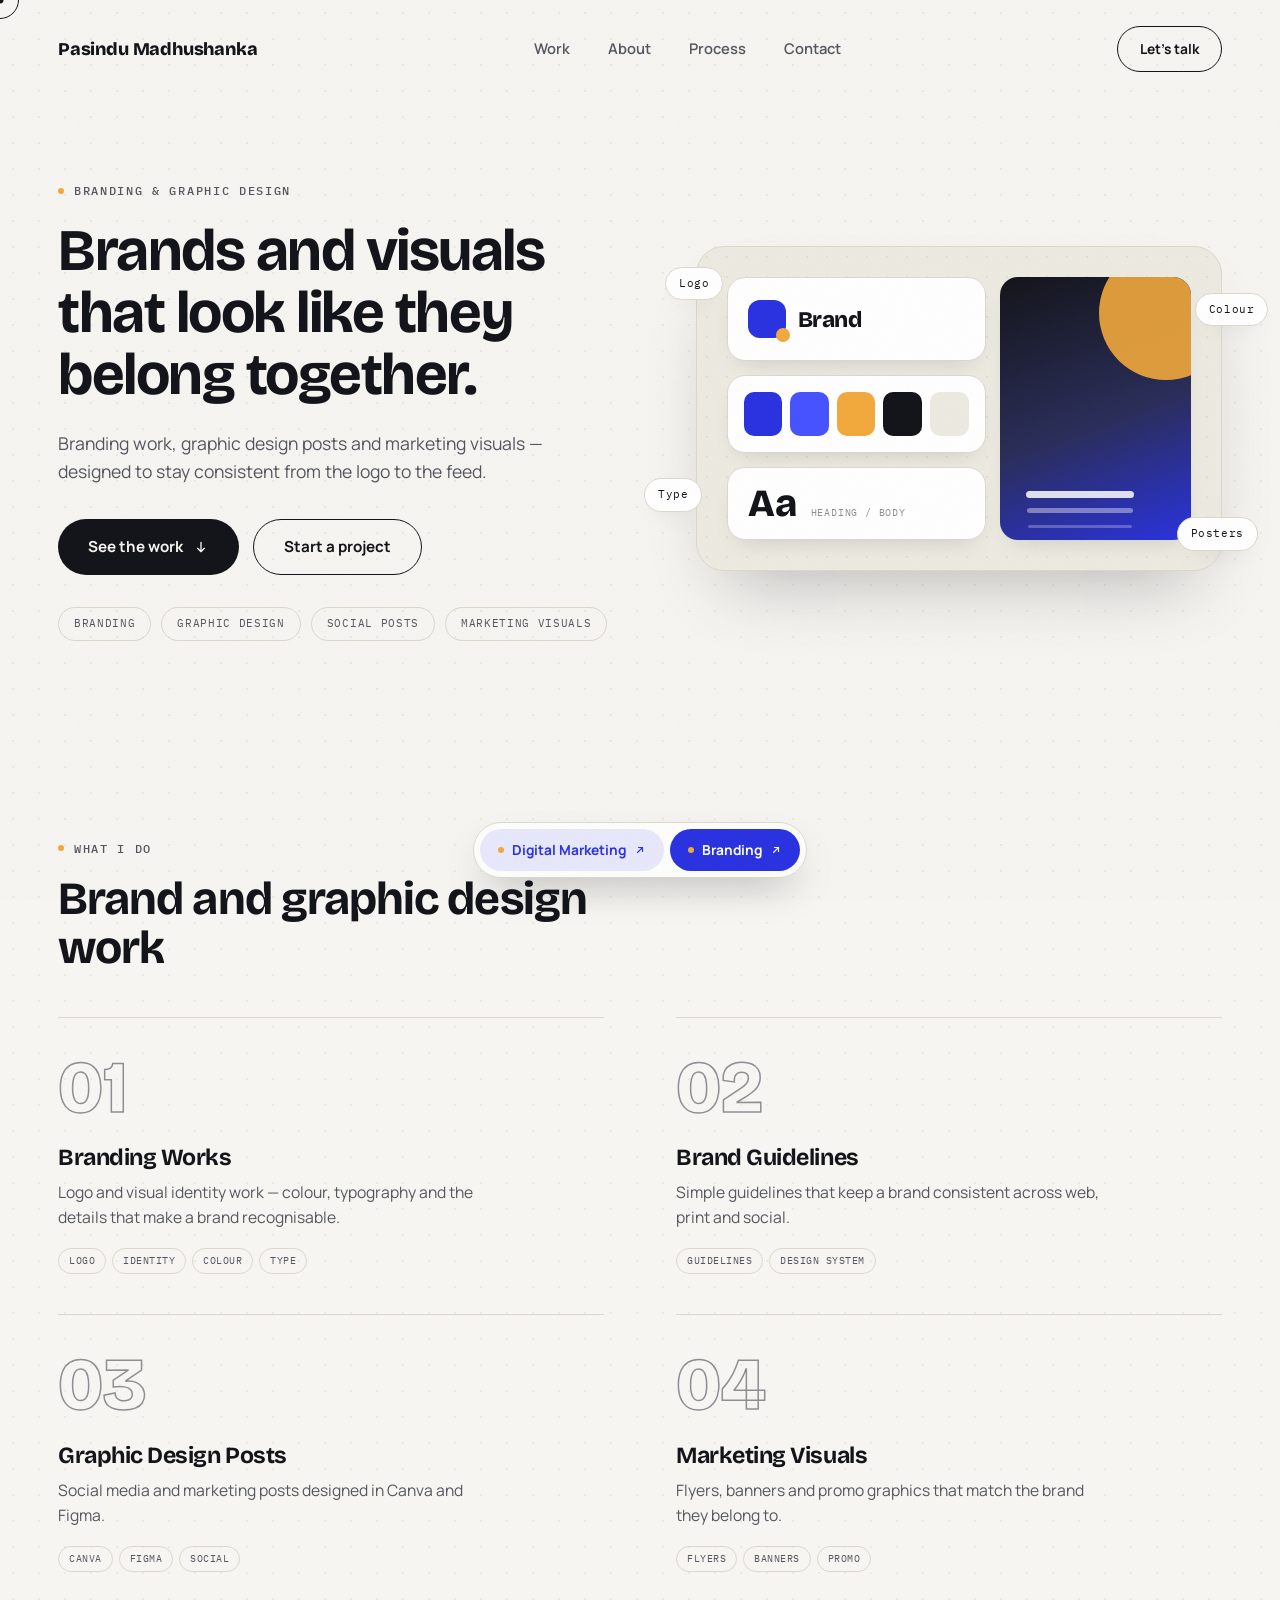
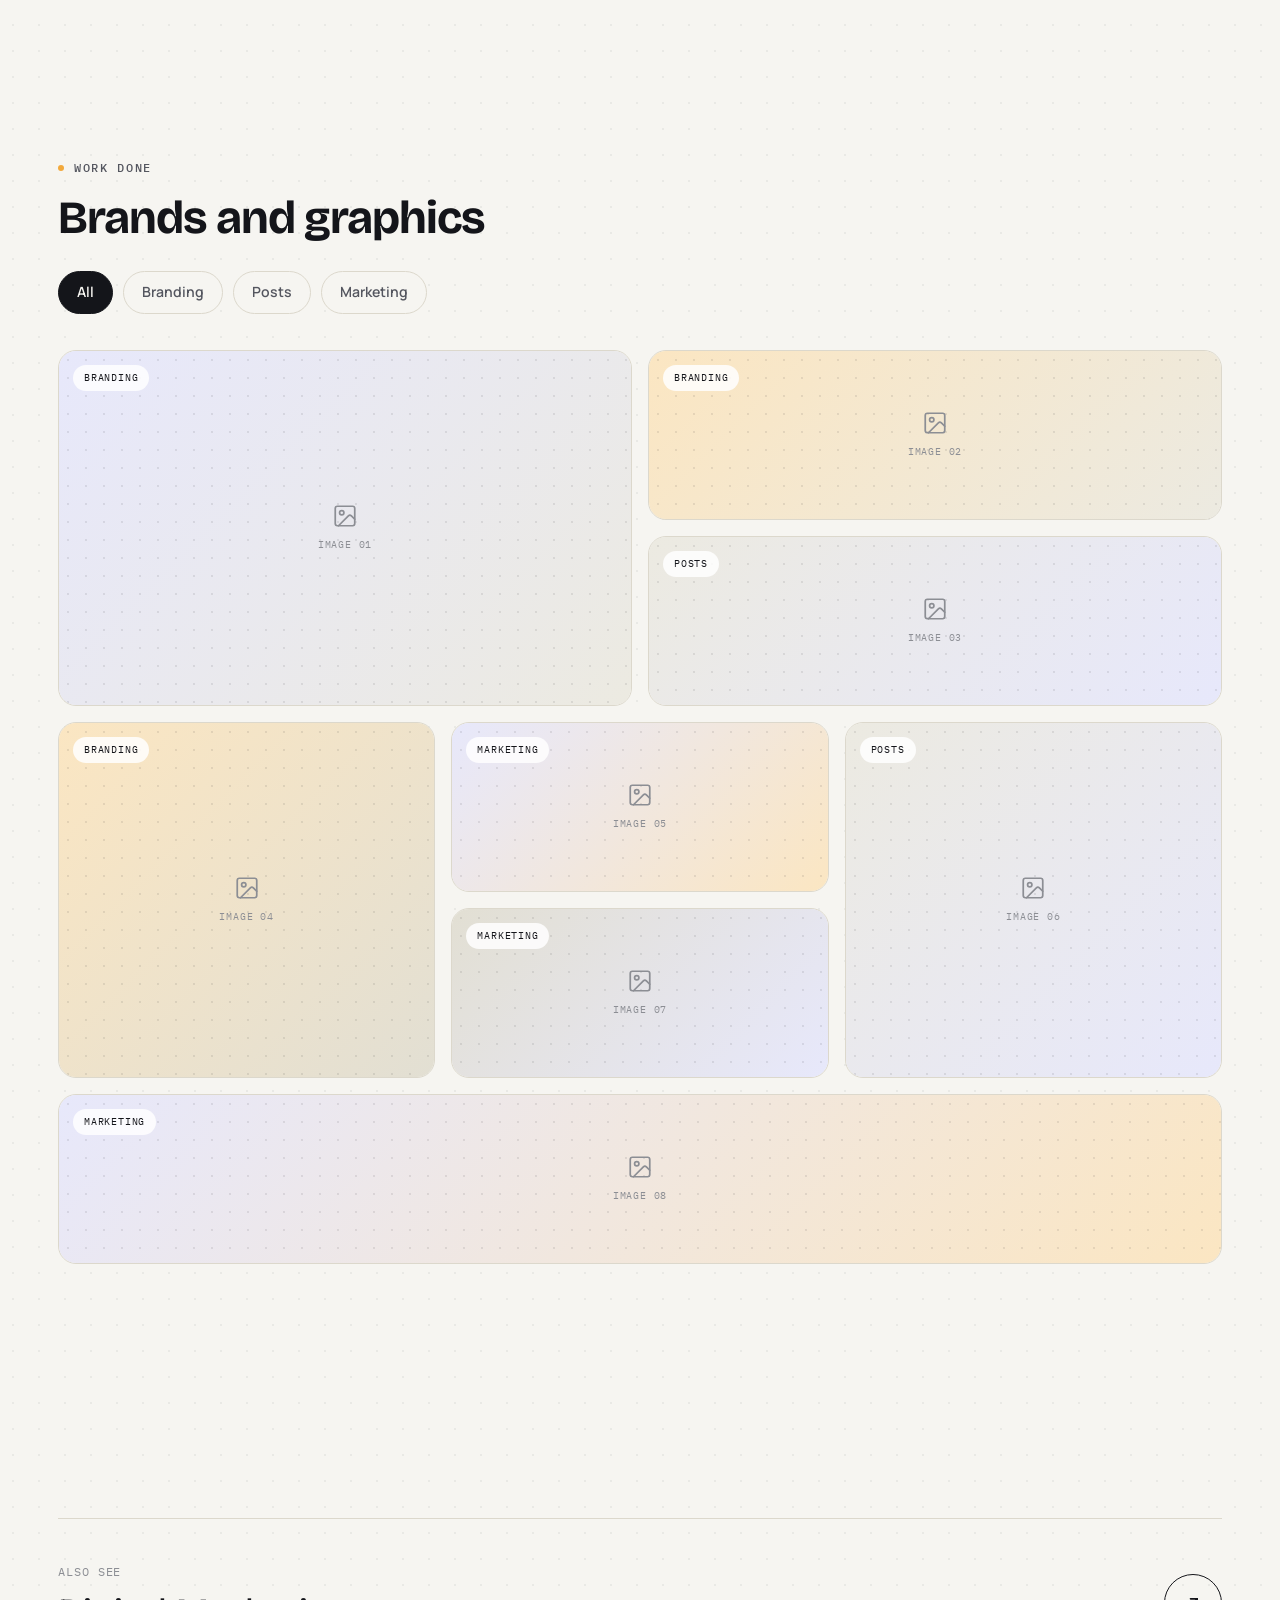
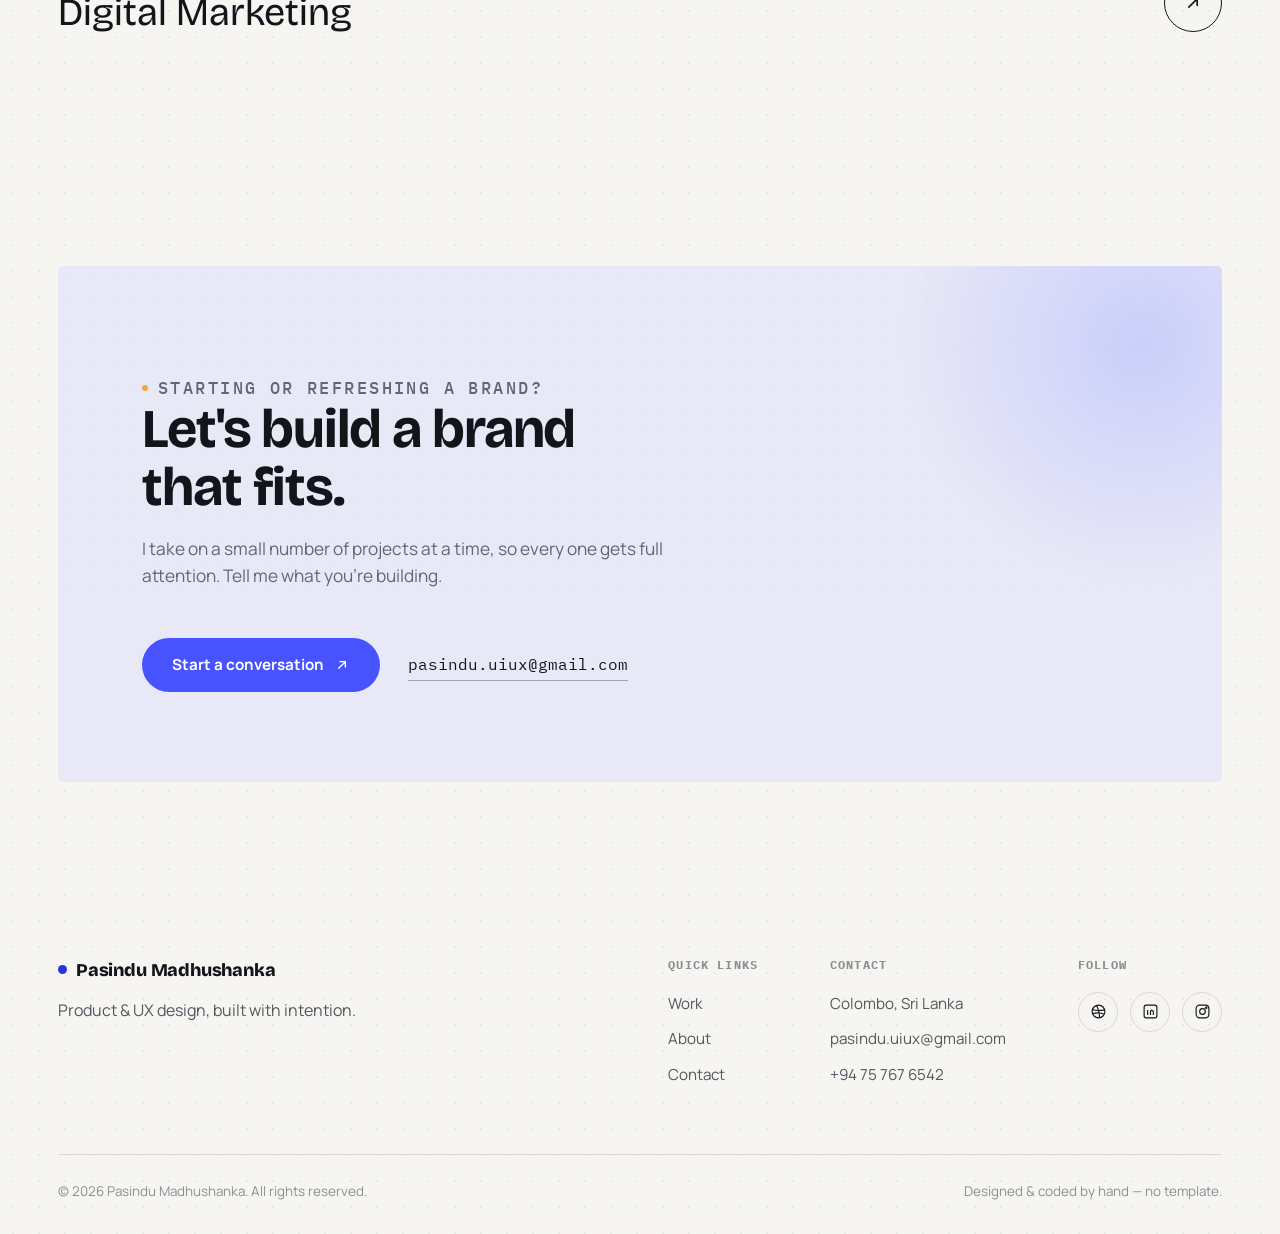
<file: branding.html>
<!doctype html>
<html lang="en">
<head>
<meta charset="utf-8">
<meta name="viewport" content="width=device-width, initial-scale=1">
<title>Branding & Graphic Design — Pasindu Madhushanka</title>
<meta name="description" content="Branding and graphic design by Pasindu Madhushanka: logo and identity work, brand guidelines, graphic design posts and marketing visuals.">
<link rel="preconnect" href="https://fonts.googleapis.com">
<link rel="preconnect" href="https://fonts.gstatic.com" crossorigin>
<link href="https://fonts.googleapis.com/css2?family=Bricolage+Grotesque:wght@400;500;600;700;800&family=Manrope:wght@400;500;600;700;800&family=IBM+Plex+Mono:wght@400;500&display=swap" rel="stylesheet">
<link rel="stylesheet" href="styles.css">
</head>
<body>

<a class="skip-link" href="#main">Skip to content</a>
<div class="page-veil" aria-hidden="true"></div>
<div class="scroll-progress" aria-hidden="true"></div>

<header class="site-header">
  <div class="container nav-inner">
    <a class="logo" href="index.html">Pasindu&nbsp;Madhushanka</a>
    <nav class="nav-links" aria-label="Primary">
      <a href="index.html#work">Work</a>
      <a href="index.html#about">About</a>
      <a href="index.html#process">Process</a>
      <a href="index.html#contact">Contact</a>
    </nav>
    <div class="nav-right">
      <a class="btn btn-outline btn-sm" href="index.html#contact" data-cursor="Talk">Let's talk</a>
      <button class="menu-toggle" aria-label="Open menu" aria-expanded="false">
        <span></span><span></span><span></span>
      </button>
    </div>
  </div>
</header>

<div class="mobile-menu" id="mobileMenu">
  <span class="mono-tag">Menu — 01 / 04</span>
  <a href="index.html#work">Work</a>
  <a href="index.html#about">About</a>
  <a href="index.html#process">Process</a>
  <a href="index.html#contact">Contact</a>
  <a class="btn btn-primary mobile-cta" href="index.html#contact">Start a project</a>
</div>

<main id="main">

  <!-- HERO -->
  <section class="sp-hero">
    <div class="container sp-hero-grid">
      <div class="sp-hero-copy">
        <p class="eyebrow" data-reveal><span class="dot"></span>Branding &amp; Graphic Design</p>
        <h1 data-reveal data-delay="80">Brands and visuals that look like they belong together.</h1>
        <p class="sp-sub" data-reveal data-delay="160">Branding work, graphic design posts and marketing visuals — designed to stay consistent from the logo to the feed.</p>
        <div class="sp-actions" data-reveal data-delay="240">
          <a class="btn btn-primary magnetic" href="#works">See the work <svg viewBox="0 0 24 24" fill="none" stroke="currentColor" stroke-width="2" stroke-linecap="round"><path d="M12 5v14m0 0-5-5m5 5 5-5"/></svg></a>
          <a class="btn btn-outline" href="mailto:pasindu.uiux@gmail.com">Start a project</a>
        </div>
        <div class="sp-chips" data-reveal data-delay="300">
          <span class="tag-pill">Branding</span><span class="tag-pill">Graphic Design</span><span class="tag-pill">Social Posts</span><span class="tag-pill">Marketing Visuals</span>
        </div>
      </div>

      <div class="sp-hero-visual" data-reveal data-delay="200">
        <div class="hero-canvas bb-canvas">
          <div class="bb">
            <div class="bb-logo"><span class="bb-mark"></span><span class="bb-word">Brand</span></div>
            <div class="bb-palette"><i style="background:#2A33E0"></i><i style="background:#4753FF"></i><i style="background:#F2A93C"></i><i style="background:#14151A"></i><i style="background:#ECEAE1"></i></div>
            <div class="bb-type"><span class="bb-aa">Aa</span><small>Heading / Body</small></div>
            <div class="bb-poster"></div>
          </div>
          <span class="spec-chip chip-1">Logo</span>
          <span class="spec-chip chip-2">Colour</span>
          <span class="spec-chip chip-3">Type</span>
          <span class="spec-chip chip-4">Posters</span>
        </div>
      </div>
    </div>
  </section>

  <!-- WHAT I DO -->
  <section class="section" id="services">
    <div class="container">
      <div class="sp-head" data-reveal>
        <p class="eyebrow"><span class="dot"></span>What I do</p>
        <h2 style="font-size:clamp(2rem,3.6vw,3.1rem); margin-top:16px;">Brand and graphic design work</h2>
      </div>
      <div class="bp-grid">
        <article class="bp-item" data-reveal>
          <span class="bp-num">01</span>
          <h3>Branding Works</h3>
          <p>Logo and visual identity work — colour, typography and the details that make a brand recognisable.</p>
          <div class="bp-tags"><span>Logo</span><span>Identity</span><span>Colour</span><span>Type</span></div>
        </article>
        <article class="bp-item" data-reveal>
          <span class="bp-num">02</span>
          <h3>Brand Guidelines</h3>
          <p>Simple guidelines that keep a brand consistent across web, print and social.</p>
          <div class="bp-tags"><span>Guidelines</span><span>Design system</span></div>
        </article>
        <article class="bp-item" data-reveal>
          <span class="bp-num">03</span>
          <h3>Graphic Design Posts</h3>
          <p>Social media and marketing posts designed in Canva and Figma.</p>
          <div class="bp-tags"><span>Canva</span><span>Figma</span><span>Social</span></div>
        </article>
        <article class="bp-item" data-reveal>
          <span class="bp-num">04</span>
          <h3>Marketing Visuals</h3>
          <p>Flyers, banners and promo graphics that match the brand they belong to.</p>
          <div class="bp-tags"><span>Flyers</span><span>Banners</span><span>Promo</span></div>
        </article>
      </div>
    </div>
  </section>

  <!-- WORK DONE -->
  <section class="section" id="works" style="padding-top:0;">
    <div class="container">
      <div class="sp-head" data-reveal>
        <p class="eyebrow"><span class="dot"></span>Work done</p>
        <h2 style="font-size:clamp(2rem,3.6vw,3.1rem); margin-top:16px;">Brands and graphics</h2>
      </div>
      <div class="sp-filter" data-filter-group="#brGrid" role="group" aria-label="Filter work by type" data-reveal>
        <button class="is-active" data-filter="all" aria-pressed="true">All</button>
        <button data-filter="branding" aria-pressed="false">Branding</button>
        <button data-filter="posts" aria-pressed="false">Posts</button>
        <button data-filter="marketing" aria-pressed="false">Marketing</button>
      </div>
      <!-- HOW TO ADD YOUR IMAGES: inside each .bw-media below, delete the <span class="wk-ph">…</span> placeholder
           and add:  <img src="your-image.jpg" alt="Describe the work">   (the placeholder hides itself automatically).
           Tile sizes: bw--lg (big), bw--wide, bw--sq (tall), bw--sm (small), bw--full (banner).
           Keep the tile order/sizes as they are — they are arranged so the grid fills with no gaps. -->
      <div class="bw-grid" id="brGrid">
        <figure class="bw bw--lg" data-cat="branding" data-reveal>
          <div class="bw-media" style="--ta:#E7E8FB; --tb:#ECEAE1;">
            <span class="wk-ph"><svg viewBox="0 0 24 24" fill="none" stroke="currentColor" stroke-width="1.6" stroke-linecap="round" stroke-linejoin="round" aria-hidden="true"><rect x="3" y="3" width="18" height="18" rx="2"/><circle cx="9" cy="9" r="2"/><path d="m21 15-3.1-3.1a2 2 0 0 0-2.8 0L6 21"/></svg><em>Image 01</em></span>
          </div>
          <span class="bw-tag">Branding</span>
          <figcaption class="bw-cap"><strong>Brand identity</strong></figcaption>
        </figure>
        <figure class="bw bw--wide" data-cat="branding" data-reveal>
          <div class="bw-media" style="--ta:#FBE6C2; --tb:#ECEAE1;">
            <span class="wk-ph"><svg viewBox="0 0 24 24" fill="none" stroke="currentColor" stroke-width="1.6" stroke-linecap="round" stroke-linejoin="round" aria-hidden="true"><rect x="3" y="3" width="18" height="18" rx="2"/><circle cx="9" cy="9" r="2"/><path d="m21 15-3.1-3.1a2 2 0 0 0-2.8 0L6 21"/></svg><em>Image 02</em></span>
          </div>
          <span class="bw-tag">Branding</span>
          <figcaption class="bw-cap"><strong>Logo set</strong></figcaption>
        </figure>
        <figure class="bw bw--wide" data-cat="posts" data-reveal>
          <div class="bw-media" style="--ta:#ECEAE1; --tb:#E7E8FB;">
            <span class="wk-ph"><svg viewBox="0 0 24 24" fill="none" stroke="currentColor" stroke-width="1.6" stroke-linecap="round" stroke-linejoin="round" aria-hidden="true"><rect x="3" y="3" width="18" height="18" rx="2"/><circle cx="9" cy="9" r="2"/><path d="m21 15-3.1-3.1a2 2 0 0 0-2.8 0L6 21"/></svg><em>Image 03</em></span>
          </div>
          <span class="bw-tag">Posts</span>
          <figcaption class="bw-cap"><strong>Post series</strong></figcaption>
        </figure>
        <figure class="bw bw--sq" data-cat="branding" data-reveal>
          <div class="bw-media" style="--ta:#FBE6C2; --tb:#E2DFD3;">
            <span class="wk-ph"><svg viewBox="0 0 24 24" fill="none" stroke="currentColor" stroke-width="1.6" stroke-linecap="round" stroke-linejoin="round" aria-hidden="true"><rect x="3" y="3" width="18" height="18" rx="2"/><circle cx="9" cy="9" r="2"/><path d="m21 15-3.1-3.1a2 2 0 0 0-2.8 0L6 21"/></svg><em>Image 04</em></span>
          </div>
          <span class="bw-tag">Branding</span>
          <figcaption class="bw-cap"><strong>Brand guidelines</strong></figcaption>
        </figure>
        <figure class="bw bw--sm" data-cat="marketing" data-reveal>
          <div class="bw-media" style="--ta:#E7E8FB; --tb:#FBE6C2;">
            <span class="wk-ph"><svg viewBox="0 0 24 24" fill="none" stroke="currentColor" stroke-width="1.6" stroke-linecap="round" stroke-linejoin="round" aria-hidden="true"><rect x="3" y="3" width="18" height="18" rx="2"/><circle cx="9" cy="9" r="2"/><path d="m21 15-3.1-3.1a2 2 0 0 0-2.8 0L6 21"/></svg><em>Image 05</em></span>
          </div>
          <span class="bw-tag">Marketing</span>
          <figcaption class="bw-cap"><strong>Poster</strong></figcaption>
        </figure>
        <figure class="bw bw--sq" data-cat="posts" data-reveal>
          <div class="bw-media" style="--ta:#ECEAE1; --tb:#E7E8FB;">
            <span class="wk-ph"><svg viewBox="0 0 24 24" fill="none" stroke="currentColor" stroke-width="1.6" stroke-linecap="round" stroke-linejoin="round" aria-hidden="true"><rect x="3" y="3" width="18" height="18" rx="2"/><circle cx="9" cy="9" r="2"/><path d="m21 15-3.1-3.1a2 2 0 0 0-2.8 0L6 21"/></svg><em>Image 06</em></span>
          </div>
          <span class="bw-tag">Posts</span>
          <figcaption class="bw-cap"><strong>Social post</strong></figcaption>
        </figure>
        <figure class="bw bw--sm" data-cat="marketing" data-reveal>
          <div class="bw-media" style="--ta:#E2DFD3; --tb:#E7E8FB;">
            <span class="wk-ph"><svg viewBox="0 0 24 24" fill="none" stroke="currentColor" stroke-width="1.6" stroke-linecap="round" stroke-linejoin="round" aria-hidden="true"><rect x="3" y="3" width="18" height="18" rx="2"/><circle cx="9" cy="9" r="2"/><path d="m21 15-3.1-3.1a2 2 0 0 0-2.8 0L6 21"/></svg><em>Image 07</em></span>
          </div>
          <span class="bw-tag">Marketing</span>
          <figcaption class="bw-cap"><strong>Flyer</strong></figcaption>
        </figure>
        <figure class="bw bw--full" data-cat="marketing" data-reveal>
          <div class="bw-media" style="--ta:#E7E8FB; --tb:#FBE6C2;">
            <span class="wk-ph"><svg viewBox="0 0 24 24" fill="none" stroke="currentColor" stroke-width="1.6" stroke-linecap="round" stroke-linejoin="round" aria-hidden="true"><rect x="3" y="3" width="18" height="18" rx="2"/><circle cx="9" cy="9" r="2"/><path d="m21 15-3.1-3.1a2 2 0 0 0-2.8 0L6 21"/></svg><em>Image 08</em></span>
          </div>
          <span class="bw-tag">Marketing</span>
          <figcaption class="bw-cap"><strong>Campaign graphics</strong></figcaption>
        </figure>
      </div>
    </div>
  </section>

  <section class="section section--tight">
    <div class="container">
      <a class="next-project" href="digital-marketing.html" data-reveal>
        <div>
          <span class="mono-tag label">Also see</span>
          <span class="title">Digital Marketing</span>
        </div>
        <span class="arrow"><svg viewBox="0 0 24 24" fill="none" stroke="currentColor" stroke-width="2" stroke-linecap="round"><path d="M7 17 17 7M9 7h8v8"/></svg></span>
      </a>
    </div>
  </section>

  <section class="section section--tight">
    <div class="container">
      <div class="cta-banner" data-reveal>
        <div class="cta-glow" aria-hidden="true"></div>
        <div class="inner">
          <p class="eyebrow" style="color:var(--on-dark-dim);"><span class="dot"></span>Starting or refreshing a brand?</p>
          <h2>Let's build a brand that fits.</h2>
          <p>I take on a small number of projects at a time, so every one gets full attention. Tell me what you're building.</p>
          <div class="cta-actions">
            <a class="btn btn-on-dark magnetic" href="mailto:pasindu.uiux@gmail.com" data-cursor="Email">
              Start a conversation
              <svg viewBox="0 0 24 24" fill="none" stroke="currentColor" stroke-width="2" stroke-linecap="round"><path d="M7 17 17 7M9 7h8v8"/></svg>
            </a>
            <a class="cta-email" href="mailto:pasindu.uiux@gmail.com">pasindu.uiux@gmail.com</a>
          </div>
        </div>
      </div>
    </div>
  </section>

</main>

<footer class="footer">
  <div class="container">
    <div class="footer-top">
      <div class="footer-brand">
        <a class="logo" href="index.html"><span class="dot"></span>Pasindu&nbsp;Madhushanka</a>
        <p>Product &amp; UX design, built with intention.</p>
      </div>
      <div class="footer-cols">
        <div class="footer-col">
          <h4>Quick links</h4>
          <a href="index.html#work">Work</a>
          <a href="index.html#about">About</a>
          <a href="index.html#contact">Contact</a>
        </div>
        <div class="footer-col">
          <h4>Contact</h4>
          <p>Colombo, Sri Lanka</p>
          <a href="mailto:pasindu.uiux@gmail.com">pasindu.uiux@gmail.com</a>
          <a href="tel:+94757676542">+94 75 767 6542</a>
        </div>
        <div class="footer-col">
          <h4>Follow</h4>
          <div class="social-row">
            <a href="https://dribbble.com/PasinduDM" aria-label="Dribbble" target="_blank" rel="noopener">
              <svg viewBox="0 0 24 24" fill="none" stroke="currentColor" stroke-width="1.6"><circle cx="12" cy="12" r="9"/><path d="M4 9.5c2.8 1 8 1.4 16 .5M3.5 15c5-1.4 11.5-1.6 17 1M9 3.5c2.6 4 4.2 9.5 4.5 17"/></svg>
            </a>
            <a href="https://www.linkedin.com/in/pasindu-uiux/" aria-label="LinkedIn" target="_blank" rel="noopener">
              <svg viewBox="0 0 24 24" fill="none" stroke="currentColor" stroke-width="1.6"><rect x="3" y="3" width="18" height="18" rx="3"/><path d="M8 10v7M8 7.5v.01M12 17v-4.5a2 2 0 0 1 4 0V17m0 0v-4.5"/></svg>
            </a>
            <a href="https://www.instagram.com/pasindu_uiux/" aria-label="Instagram" target="_blank" rel="noopener">
              <svg viewBox="0 0 24 24" fill="none" stroke="currentColor" stroke-width="1.6"><rect x="3" y="3" width="18" height="18" rx="5"/><circle cx="12" cy="12" r="4"/><circle cx="17.2" cy="6.8" r="1"/></svg>
            </a>
          </div>
        </div>
      </div>
    </div>
    <div class="footer-bottom">
      <span>© 2026 Pasindu Madhushanka. All rights reserved.</span>
      <span>Designed &amp; coded by hand — no template.</span>
    </div>
  </div>
</footer>
<!-- Floating services dock -->
<nav class="float-nav" aria-label="Services">
    <a class="float-cta" href="digital-marketing.html">Digital Marketing<svg viewBox="0 0 24 24" fill="none" stroke="currentColor" stroke-width="2.2" stroke-linecap="round" aria-hidden="true"><path d="M7 17 17 7M9 7h8v8"/></svg></a>
    <a class="float-cta is-active" href="branding.html" aria-current="page">Branding<svg viewBox="0 0 24 24" fill="none" stroke="currentColor" stroke-width="2.2" stroke-linecap="round" aria-hidden="true"><path d="M7 17 17 7M9 7h8v8"/></svg></a>
</nav>

<script src="script.js"></script>
</body>
</html>
</file>
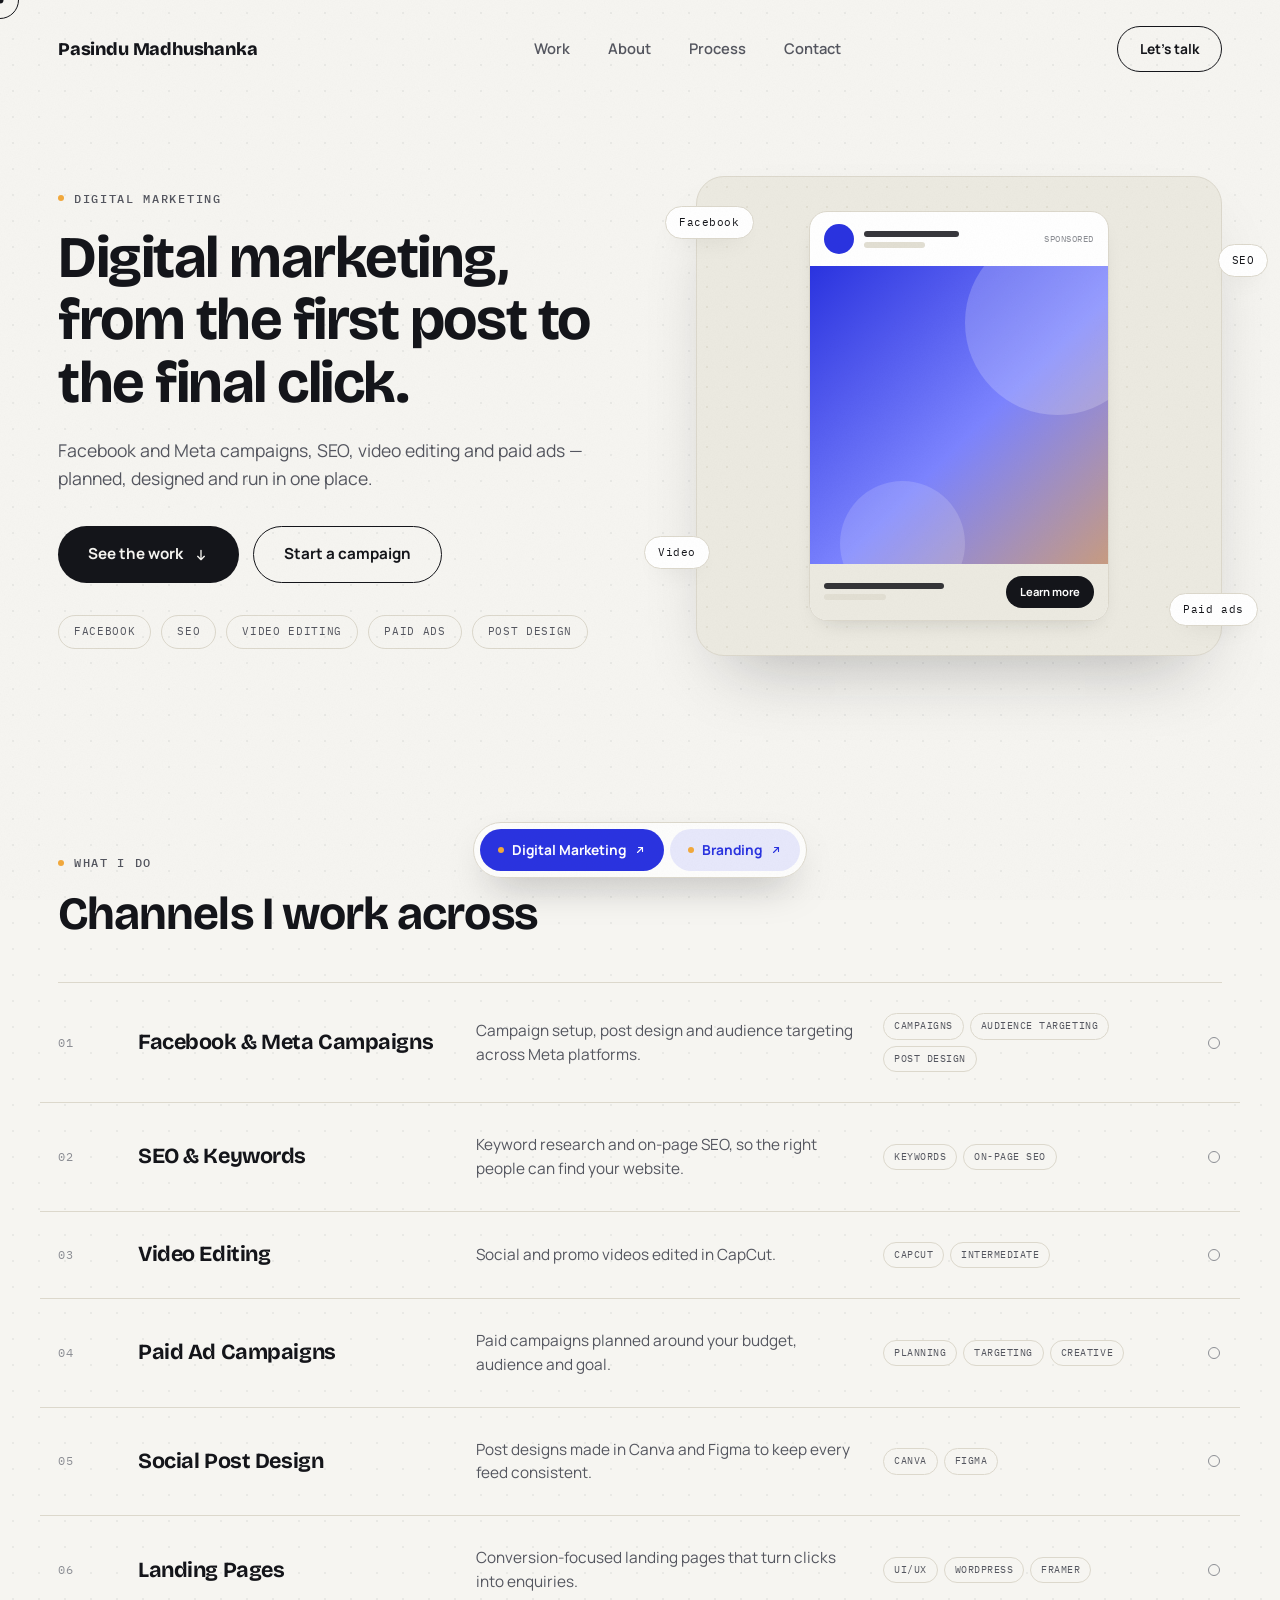
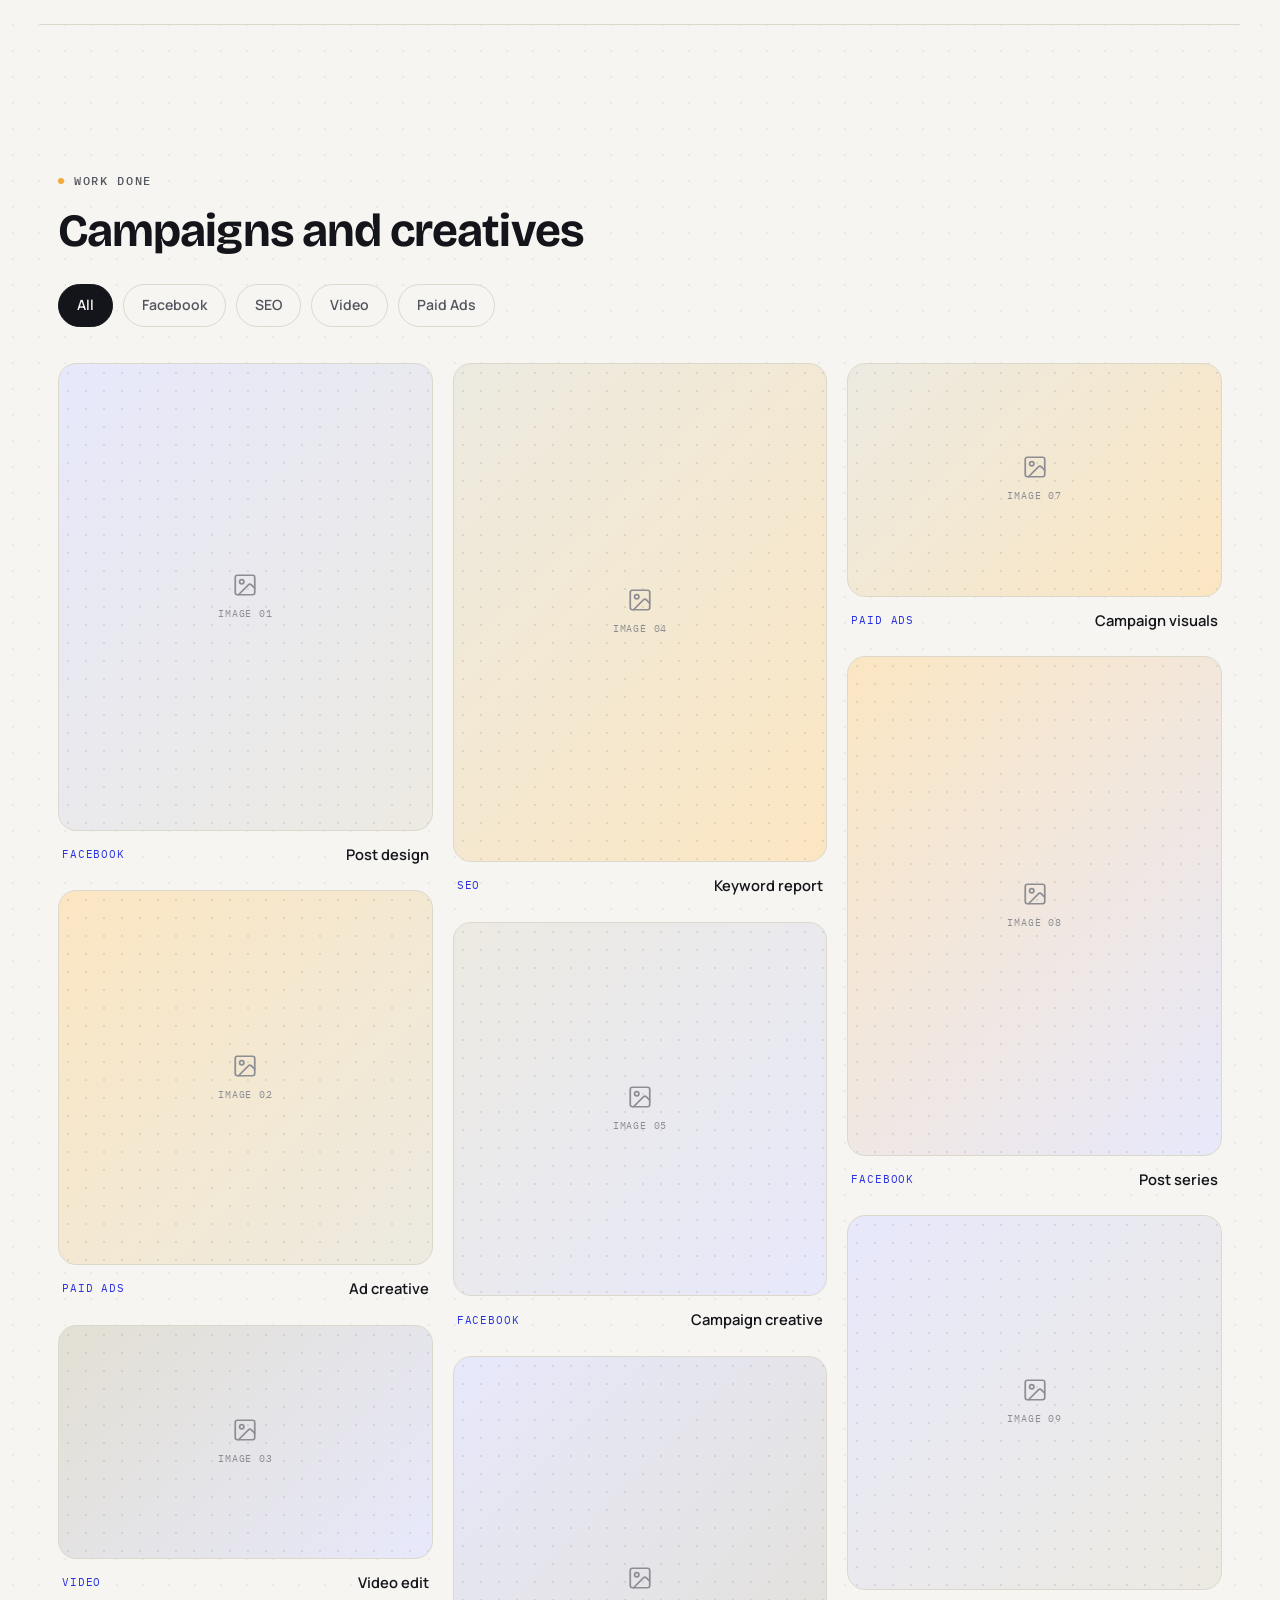
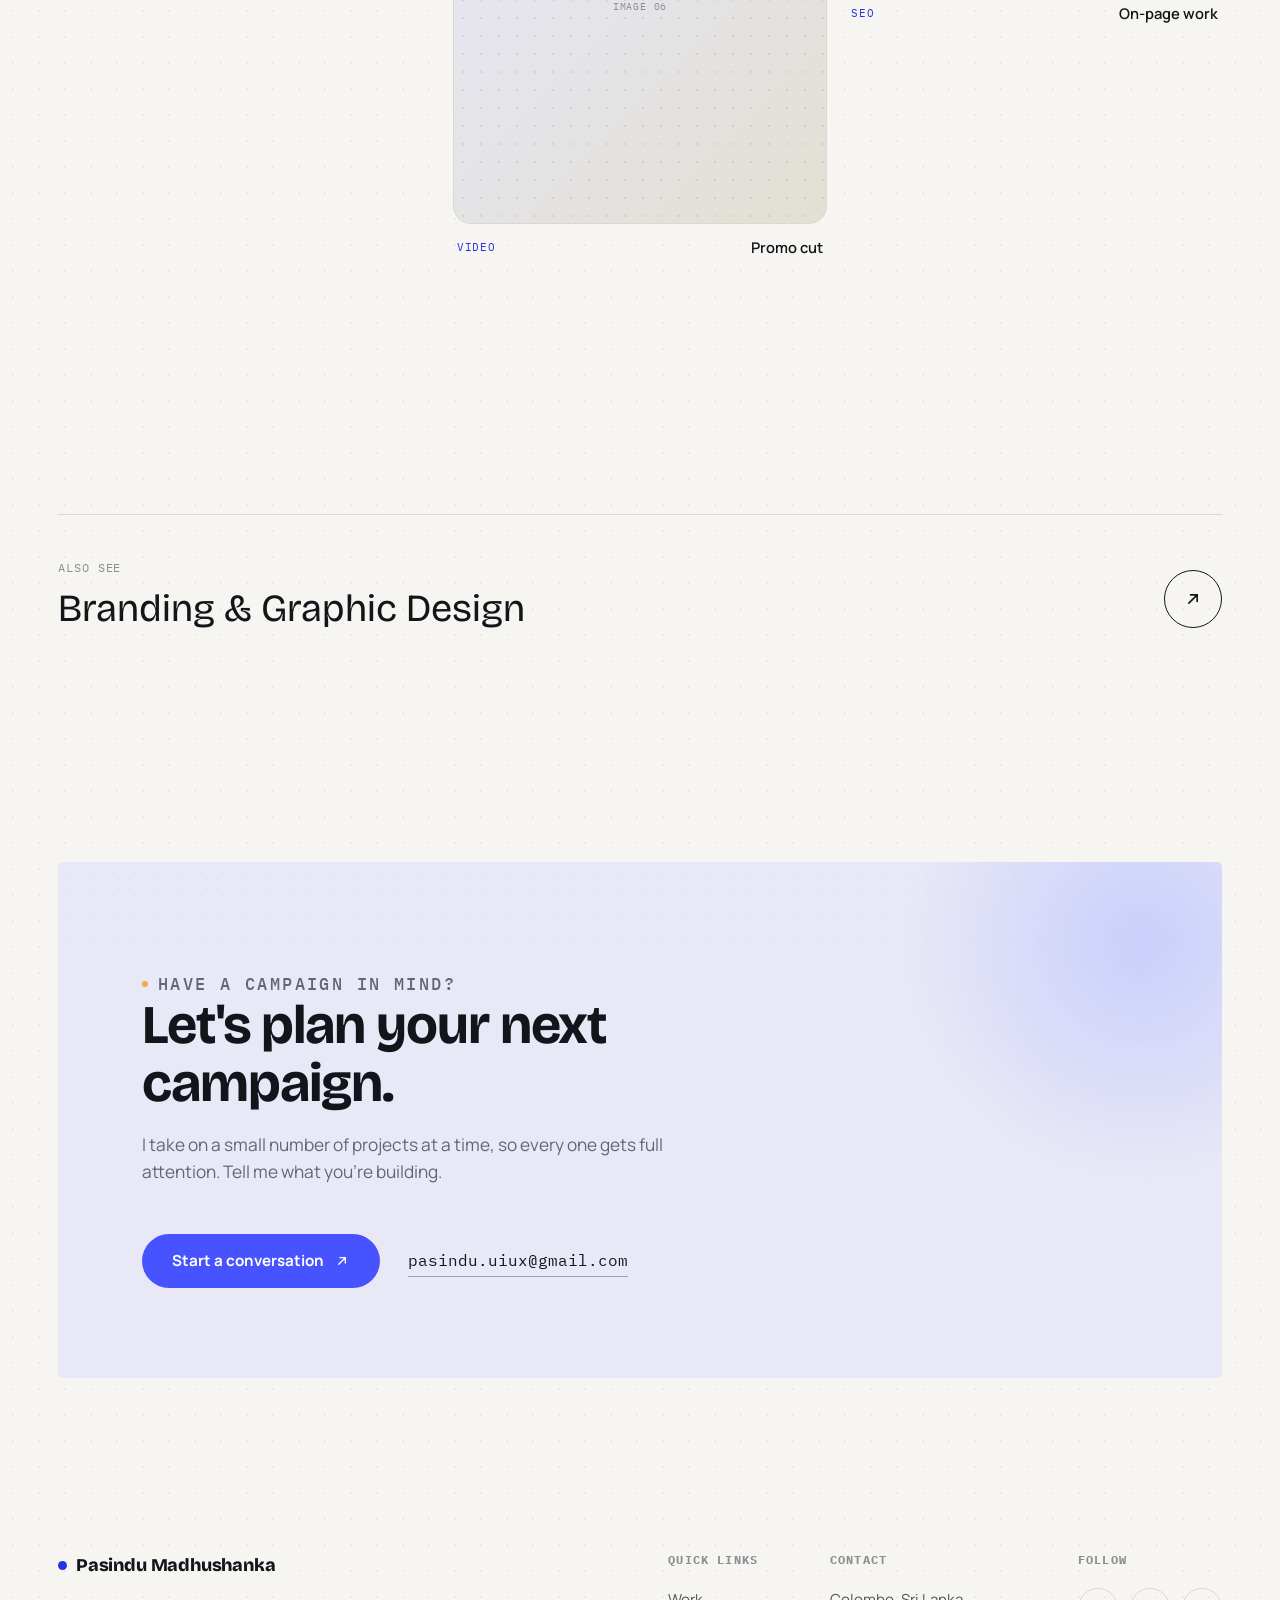
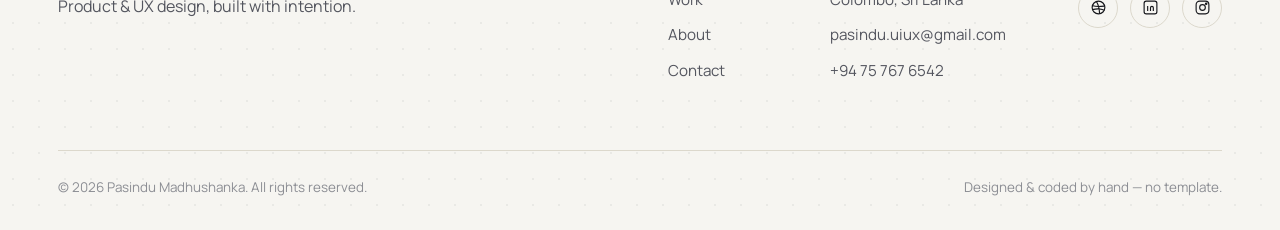
<file: digital-marketing.html>
<!doctype html>
<html lang="en">
<head>
<meta charset="utf-8">
<meta name="viewport" content="width=device-width, initial-scale=1">
<title>Digital Marketing — Pasindu Madhushanka</title>
<meta name="description" content="Digital marketing by Pasindu Madhushanka: Facebook and Meta campaigns, SEO, video editing, paid ad campaigns and social post design.">
<link rel="preconnect" href="https://fonts.googleapis.com">
<link rel="preconnect" href="https://fonts.gstatic.com" crossorigin>
<link href="https://fonts.googleapis.com/css2?family=Bricolage+Grotesque:wght@400;500;600;700;800&family=Manrope:wght@400;500;600;700;800&family=IBM+Plex+Mono:wght@400;500&display=swap" rel="stylesheet">
<link rel="stylesheet" href="styles.css">
</head>
<body>

<a class="skip-link" href="#main">Skip to content</a>
<div class="page-veil" aria-hidden="true"></div>
<div class="scroll-progress" aria-hidden="true"></div>

<header class="site-header">
  <div class="container nav-inner">
    <a class="logo" href="index.html">Pasindu&nbsp;Madhushanka</a>
    <nav class="nav-links" aria-label="Primary">
      <a href="index.html#work">Work</a>
      <a href="index.html#about">About</a>
      <a href="index.html#process">Process</a>
      <a href="index.html#contact">Contact</a>
    </nav>
    <div class="nav-right">
      <a class="btn btn-outline btn-sm" href="index.html#contact" data-cursor="Talk">Let's talk</a>
      <button class="menu-toggle" aria-label="Open menu" aria-expanded="false">
        <span></span><span></span><span></span>
      </button>
    </div>
  </div>
</header>

<div class="mobile-menu" id="mobileMenu">
  <span class="mono-tag">Menu — 01 / 04</span>
  <a href="index.html#work">Work</a>
  <a href="index.html#about">About</a>
  <a href="index.html#process">Process</a>
  <a href="index.html#contact">Contact</a>
  <a class="btn btn-primary mobile-cta" href="index.html#contact">Start a project</a>
</div>

<main id="main">

  <!-- HERO -->
  <section class="sp-hero">
    <div class="container sp-hero-grid">
      <div class="sp-hero-copy">
        <p class="eyebrow" data-reveal><span class="dot"></span>Digital Marketing</p>
        <h1 data-reveal data-delay="80">Digital marketing, from the first post to the final click.</h1>
        <p class="sp-sub" data-reveal data-delay="160">Facebook and Meta campaigns, SEO, video editing and paid ads — planned, designed and run in one place.</p>
        <div class="sp-actions" data-reveal data-delay="240">
          <a class="btn btn-primary magnetic" href="#works">See the work <svg viewBox="0 0 24 24" fill="none" stroke="currentColor" stroke-width="2" stroke-linecap="round"><path d="M12 5v14m0 0-5-5m5 5 5-5"/></svg></a>
          <a class="btn btn-outline" href="mailto:pasindu.uiux@gmail.com">Start a campaign</a>
        </div>
        <div class="sp-chips" data-reveal data-delay="300">
          <span class="tag-pill">Facebook</span><span class="tag-pill">SEO</span><span class="tag-pill">Video Editing</span><span class="tag-pill">Paid Ads</span><span class="tag-pill">Post Design</span>
        </div>
      </div>

      <div class="sp-hero-visual" data-reveal data-delay="200">
        <div class="hero-canvas ad-canvas">
          <div class="ad-card">
            <div class="ad-head"><span class="ad-avatar"></span><div class="ad-lines"><i></i><i></i></div><span class="ad-spons">Sponsored</span></div>
            <div class="ad-media"></div>
            <div class="ad-foot"><div class="ad-lines"><i></i><i></i></div><span class="ad-cta">Learn more</span></div>
          </div>
          <span class="spec-chip chip-1">Facebook</span>
          <span class="spec-chip chip-2">SEO</span>
          <span class="spec-chip chip-3">Video</span>
          <span class="spec-chip chip-4">Paid ads</span>
        </div>
      </div>
    </div>
  </section>

  <!-- SERVICES -->
  <section class="section" id="services">
    <div class="container">
      <div class="sp-head" data-reveal>
        <p class="eyebrow"><span class="dot"></span>What I do</p>
        <h2 style="font-size:clamp(2rem,3.6vw,3.1rem); margin-top:16px;">Channels I work across</h2>
      </div>
      <div class="sp-list">
        <div class="sp-row" data-reveal>
          <span class="sp-num">01</span>
          <h3 class="sp-name">Facebook &amp; Meta Campaigns</h3>
          <p class="sp-desc">Campaign setup, post design and audience targeting across Meta platforms.</p>
          <div class="sp-tags"><span>Campaigns</span><span>Audience targeting</span><span>Post design</span></div>
          <span class="sp-dot"></span>
        </div>
        <div class="sp-row" data-reveal>
          <span class="sp-num">02</span>
          <h3 class="sp-name">SEO &amp; Keywords</h3>
          <p class="sp-desc">Keyword research and on-page SEO, so the right people can find your website.</p>
          <div class="sp-tags"><span>Keywords</span><span>On-page SEO</span></div>
          <span class="sp-dot"></span>
        </div>
        <div class="sp-row" data-reveal>
          <span class="sp-num">03</span>
          <h3 class="sp-name">Video Editing</h3>
          <p class="sp-desc">Social and promo videos edited in CapCut.</p>
          <div class="sp-tags"><span>CapCut</span><span>Intermediate</span></div>
          <span class="sp-dot"></span>
        </div>
        <div class="sp-row" data-reveal>
          <span class="sp-num">04</span>
          <h3 class="sp-name">Paid Ad Campaigns</h3>
          <p class="sp-desc">Paid campaigns planned around your budget, audience and goal.</p>
          <div class="sp-tags"><span>Planning</span><span>Targeting</span><span>Creative</span></div>
          <span class="sp-dot"></span>
        </div>
        <div class="sp-row" data-reveal>
          <span class="sp-num">05</span>
          <h3 class="sp-name">Social Post Design</h3>
          <p class="sp-desc">Post designs made in Canva and Figma to keep every feed consistent.</p>
          <div class="sp-tags"><span>Canva</span><span>Figma</span></div>
          <span class="sp-dot"></span>
        </div>
        <div class="sp-row" data-reveal>
          <span class="sp-num">06</span>
          <h3 class="sp-name">Landing Pages</h3>
          <p class="sp-desc">Conversion-focused landing pages that turn clicks into enquiries.</p>
          <div class="sp-tags"><span>UI/UX</span><span>WordPress</span><span>Framer</span></div>
          <span class="sp-dot"></span>
        </div>
      </div>
    </div>
  </section>

  <!-- WORK DONE -->
  <section class="section" id="works" style="padding-top:0;">
    <div class="container">
      <div class="sp-head" data-reveal>
        <p class="eyebrow"><span class="dot"></span>Work done</p>
        <h2 style="font-size:clamp(2rem,3.6vw,3.1rem); margin-top:16px;">Campaigns and creatives</h2>
      </div>
      <div class="sp-filter" data-filter-group="#dmGrid" role="group" aria-label="Filter work by channel" data-reveal>
        <button class="is-active" data-filter="all" aria-pressed="true">All</button>
        <button data-filter="facebook" aria-pressed="false">Facebook</button>
        <button data-filter="seo" aria-pressed="false">SEO</button>
        <button data-filter="video" aria-pressed="false">Video</button>
        <button data-filter="ads" aria-pressed="false">Paid Ads</button>
      </div>
      <!-- HOW TO ADD YOUR IMAGES: inside each .wk-media below, delete the <span class="wk-ph">…</span> placeholder
           and add:  <img src="your-image.jpg" alt="Describe the work">   (the placeholder hides itself automatically). -->
      <div class="sp-masonry" id="dmGrid">
        <figure class="wk" data-cat="facebook" data-reveal>
          <div class="wk-media" style="--ar:4/5; --ta:#E7E8FB; --tb:#ECEAE1;">
            <span class="wk-ph"><svg viewBox="0 0 24 24" fill="none" stroke="currentColor" stroke-width="1.6" stroke-linecap="round" stroke-linejoin="round" aria-hidden="true"><rect x="3" y="3" width="18" height="18" rx="2"/><circle cx="9" cy="9" r="2"/><path d="m21 15-3.1-3.1a2 2 0 0 0-2.8 0L6 21"/></svg><em>Image 01</em></span>
          </div>
          <figcaption><span class="wk-cat">Facebook</span><span class="wk-name">Post design</span></figcaption>
        </figure>
        <figure class="wk" data-cat="ads" data-reveal>
          <div class="wk-media" style="--ar:1/1; --ta:#FBE6C2; --tb:#ECEAE1;">
            <span class="wk-ph"><svg viewBox="0 0 24 24" fill="none" stroke="currentColor" stroke-width="1.6" stroke-linecap="round" stroke-linejoin="round" aria-hidden="true"><rect x="3" y="3" width="18" height="18" rx="2"/><circle cx="9" cy="9" r="2"/><path d="m21 15-3.1-3.1a2 2 0 0 0-2.8 0L6 21"/></svg><em>Image 02</em></span>
          </div>
          <figcaption><span class="wk-cat">Paid Ads</span><span class="wk-name">Ad creative</span></figcaption>
        </figure>
        <figure class="wk" data-cat="video" data-reveal>
          <div class="wk-media" style="--ar:16/10; --ta:#E2DFD3; --tb:#E7E8FB;">
            <span class="wk-ph"><svg viewBox="0 0 24 24" fill="none" stroke="currentColor" stroke-width="1.6" stroke-linecap="round" stroke-linejoin="round" aria-hidden="true"><rect x="3" y="3" width="18" height="18" rx="2"/><circle cx="9" cy="9" r="2"/><path d="m21 15-3.1-3.1a2 2 0 0 0-2.8 0L6 21"/></svg><em>Image 03</em></span>
          </div>
          <figcaption><span class="wk-cat">Video</span><span class="wk-name">Video edit</span></figcaption>
        </figure>
        <figure class="wk" data-cat="seo" data-reveal>
          <div class="wk-media" style="--ar:3/4; --ta:#ECEAE1; --tb:#FBE6C2;">
            <span class="wk-ph"><svg viewBox="0 0 24 24" fill="none" stroke="currentColor" stroke-width="1.6" stroke-linecap="round" stroke-linejoin="round" aria-hidden="true"><rect x="3" y="3" width="18" height="18" rx="2"/><circle cx="9" cy="9" r="2"/><path d="m21 15-3.1-3.1a2 2 0 0 0-2.8 0L6 21"/></svg><em>Image 04</em></span>
          </div>
          <figcaption><span class="wk-cat">SEO</span><span class="wk-name">Keyword report</span></figcaption>
        </figure>
        <figure class="wk" data-cat="facebook" data-reveal>
          <div class="wk-media" style="--ar:1/1; --ta:#ECEAE1; --tb:#E7E8FB;">
            <span class="wk-ph"><svg viewBox="0 0 24 24" fill="none" stroke="currentColor" stroke-width="1.6" stroke-linecap="round" stroke-linejoin="round" aria-hidden="true"><rect x="3" y="3" width="18" height="18" rx="2"/><circle cx="9" cy="9" r="2"/><path d="m21 15-3.1-3.1a2 2 0 0 0-2.8 0L6 21"/></svg><em>Image 05</em></span>
          </div>
          <figcaption><span class="wk-cat">Facebook</span><span class="wk-name">Campaign creative</span></figcaption>
        </figure>
        <figure class="wk" data-cat="video" data-reveal>
          <div class="wk-media" style="--ar:4/5; --ta:#E7E8FB; --tb:#E2DFD3;">
            <span class="wk-ph"><svg viewBox="0 0 24 24" fill="none" stroke="currentColor" stroke-width="1.6" stroke-linecap="round" stroke-linejoin="round" aria-hidden="true"><rect x="3" y="3" width="18" height="18" rx="2"/><circle cx="9" cy="9" r="2"/><path d="m21 15-3.1-3.1a2 2 0 0 0-2.8 0L6 21"/></svg><em>Image 06</em></span>
          </div>
          <figcaption><span class="wk-cat">Video</span><span class="wk-name">Promo cut</span></figcaption>
        </figure>
        <figure class="wk" data-cat="ads" data-reveal>
          <div class="wk-media" style="--ar:16/10; --ta:#ECEAE1; --tb:#FBE6C2;">
            <span class="wk-ph"><svg viewBox="0 0 24 24" fill="none" stroke="currentColor" stroke-width="1.6" stroke-linecap="round" stroke-linejoin="round" aria-hidden="true"><rect x="3" y="3" width="18" height="18" rx="2"/><circle cx="9" cy="9" r="2"/><path d="m21 15-3.1-3.1a2 2 0 0 0-2.8 0L6 21"/></svg><em>Image 07</em></span>
          </div>
          <figcaption><span class="wk-cat">Paid Ads</span><span class="wk-name">Campaign visuals</span></figcaption>
        </figure>
        <figure class="wk" data-cat="facebook" data-reveal>
          <div class="wk-media" style="--ar:3/4; --ta:#FBE6C2; --tb:#E7E8FB;">
            <span class="wk-ph"><svg viewBox="0 0 24 24" fill="none" stroke="currentColor" stroke-width="1.6" stroke-linecap="round" stroke-linejoin="round" aria-hidden="true"><rect x="3" y="3" width="18" height="18" rx="2"/><circle cx="9" cy="9" r="2"/><path d="m21 15-3.1-3.1a2 2 0 0 0-2.8 0L6 21"/></svg><em>Image 08</em></span>
          </div>
          <figcaption><span class="wk-cat">Facebook</span><span class="wk-name">Post series</span></figcaption>
        </figure>
        <figure class="wk" data-cat="seo" data-reveal>
          <div class="wk-media" style="--ar:1/1; --ta:#E7E8FB; --tb:#ECEAE1;">
            <span class="wk-ph"><svg viewBox="0 0 24 24" fill="none" stroke="currentColor" stroke-width="1.6" stroke-linecap="round" stroke-linejoin="round" aria-hidden="true"><rect x="3" y="3" width="18" height="18" rx="2"/><circle cx="9" cy="9" r="2"/><path d="m21 15-3.1-3.1a2 2 0 0 0-2.8 0L6 21"/></svg><em>Image 09</em></span>
          </div>
          <figcaption><span class="wk-cat">SEO</span><span class="wk-name">On-page work</span></figcaption>
        </figure>
      </div>
    </div>
  </section>

  <section class="section section--tight">
    <div class="container">
      <a class="next-project" href="branding.html" data-reveal>
        <div>
          <span class="mono-tag label">Also see</span>
          <span class="title">Branding &amp; Graphic Design</span>
        </div>
        <span class="arrow"><svg viewBox="0 0 24 24" fill="none" stroke="currentColor" stroke-width="2" stroke-linecap="round"><path d="M7 17 17 7M9 7h8v8"/></svg></span>
      </a>
    </div>
  </section>

  <section class="section section--tight">
    <div class="container">
      <div class="cta-banner" data-reveal>
        <div class="cta-glow" aria-hidden="true"></div>
        <div class="inner">
          <p class="eyebrow" style="color:var(--on-dark-dim);"><span class="dot"></span>Have a campaign in mind?</p>
          <h2>Let's plan your next campaign.</h2>
          <p>I take on a small number of projects at a time, so every one gets full attention. Tell me what you're building.</p>
          <div class="cta-actions">
            <a class="btn btn-on-dark magnetic" href="mailto:pasindu.uiux@gmail.com" data-cursor="Email">
              Start a conversation
              <svg viewBox="0 0 24 24" fill="none" stroke="currentColor" stroke-width="2" stroke-linecap="round"><path d="M7 17 17 7M9 7h8v8"/></svg>
            </a>
            <a class="cta-email" href="mailto:pasindu.uiux@gmail.com">pasindu.uiux@gmail.com</a>
          </div>
        </div>
      </div>
    </div>
  </section>

</main>

<footer class="footer">
  <div class="container">
    <div class="footer-top">
      <div class="footer-brand">
        <a class="logo" href="index.html"><span class="dot"></span>Pasindu&nbsp;Madhushanka</a>
        <p>Product &amp; UX design, built with intention.</p>
      </div>
      <div class="footer-cols">
        <div class="footer-col">
          <h4>Quick links</h4>
          <a href="index.html#work">Work</a>
          <a href="index.html#about">About</a>
          <a href="index.html#contact">Contact</a>
        </div>
        <div class="footer-col">
          <h4>Contact</h4>
          <p>Colombo, Sri Lanka</p>
          <a href="mailto:pasindu.uiux@gmail.com">pasindu.uiux@gmail.com</a>
          <a href="tel:+94757676542">+94 75 767 6542</a>
        </div>
        <div class="footer-col">
          <h4>Follow</h4>
          <div class="social-row">
            <a href="https://dribbble.com/PasinduDM" aria-label="Dribbble" target="_blank" rel="noopener">
              <svg viewBox="0 0 24 24" fill="none" stroke="currentColor" stroke-width="1.6"><circle cx="12" cy="12" r="9"/><path d="M4 9.5c2.8 1 8 1.4 16 .5M3.5 15c5-1.4 11.5-1.6 17 1M9 3.5c2.6 4 4.2 9.5 4.5 17"/></svg>
            </a>
            <a href="https://www.linkedin.com/in/pasindu-uiux/" aria-label="LinkedIn" target="_blank" rel="noopener">
              <svg viewBox="0 0 24 24" fill="none" stroke="currentColor" stroke-width="1.6"><rect x="3" y="3" width="18" height="18" rx="3"/><path d="M8 10v7M8 7.5v.01M12 17v-4.5a2 2 0 0 1 4 0V17m0 0v-4.5"/></svg>
            </a>
            <a href="https://www.instagram.com/pasindu_uiux/" aria-label="Instagram" target="_blank" rel="noopener">
              <svg viewBox="0 0 24 24" fill="none" stroke="currentColor" stroke-width="1.6"><rect x="3" y="3" width="18" height="18" rx="5"/><circle cx="12" cy="12" r="4"/><circle cx="17.2" cy="6.8" r="1"/></svg>
            </a>
          </div>
        </div>
      </div>
    </div>
    <div class="footer-bottom">
      <span>© 2026 Pasindu Madhushanka. All rights reserved.</span>
      <span>Designed &amp; coded by hand — no template.</span>
    </div>
  </div>
</footer>
<!-- Floating services dock -->
<nav class="float-nav" aria-label="Services">
    <a class="float-cta is-active" href="digital-marketing.html" aria-current="page">Digital Marketing<svg viewBox="0 0 24 24" fill="none" stroke="currentColor" stroke-width="2.2" stroke-linecap="round" aria-hidden="true"><path d="M7 17 17 7M9 7h8v8"/></svg></a>
    <a class="float-cta" href="branding.html">Branding<svg viewBox="0 0 24 24" fill="none" stroke="currentColor" stroke-width="2.2" stroke-linecap="round" aria-hidden="true"><path d="M7 17 17 7M9 7h8v8"/></svg></a>
</nav>

<script src="script.js"></script>
</body>
</html>
</file>
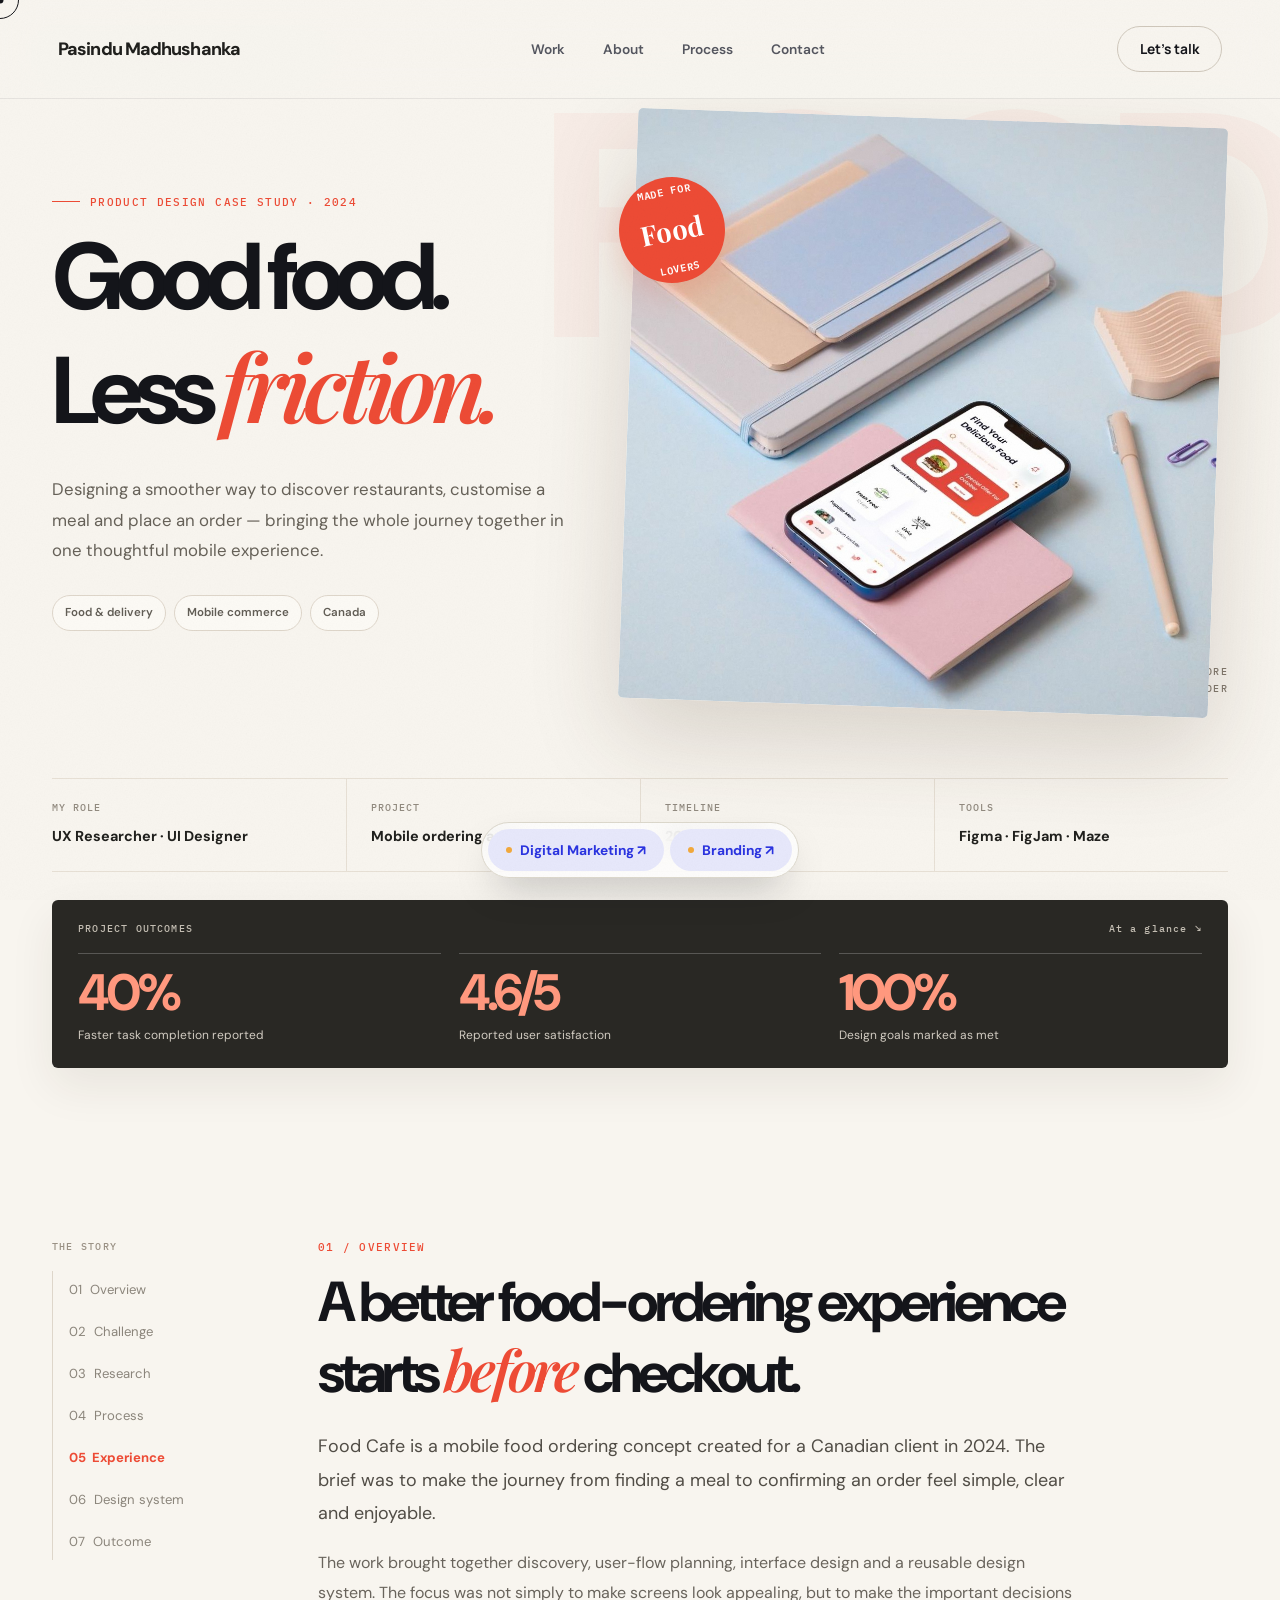
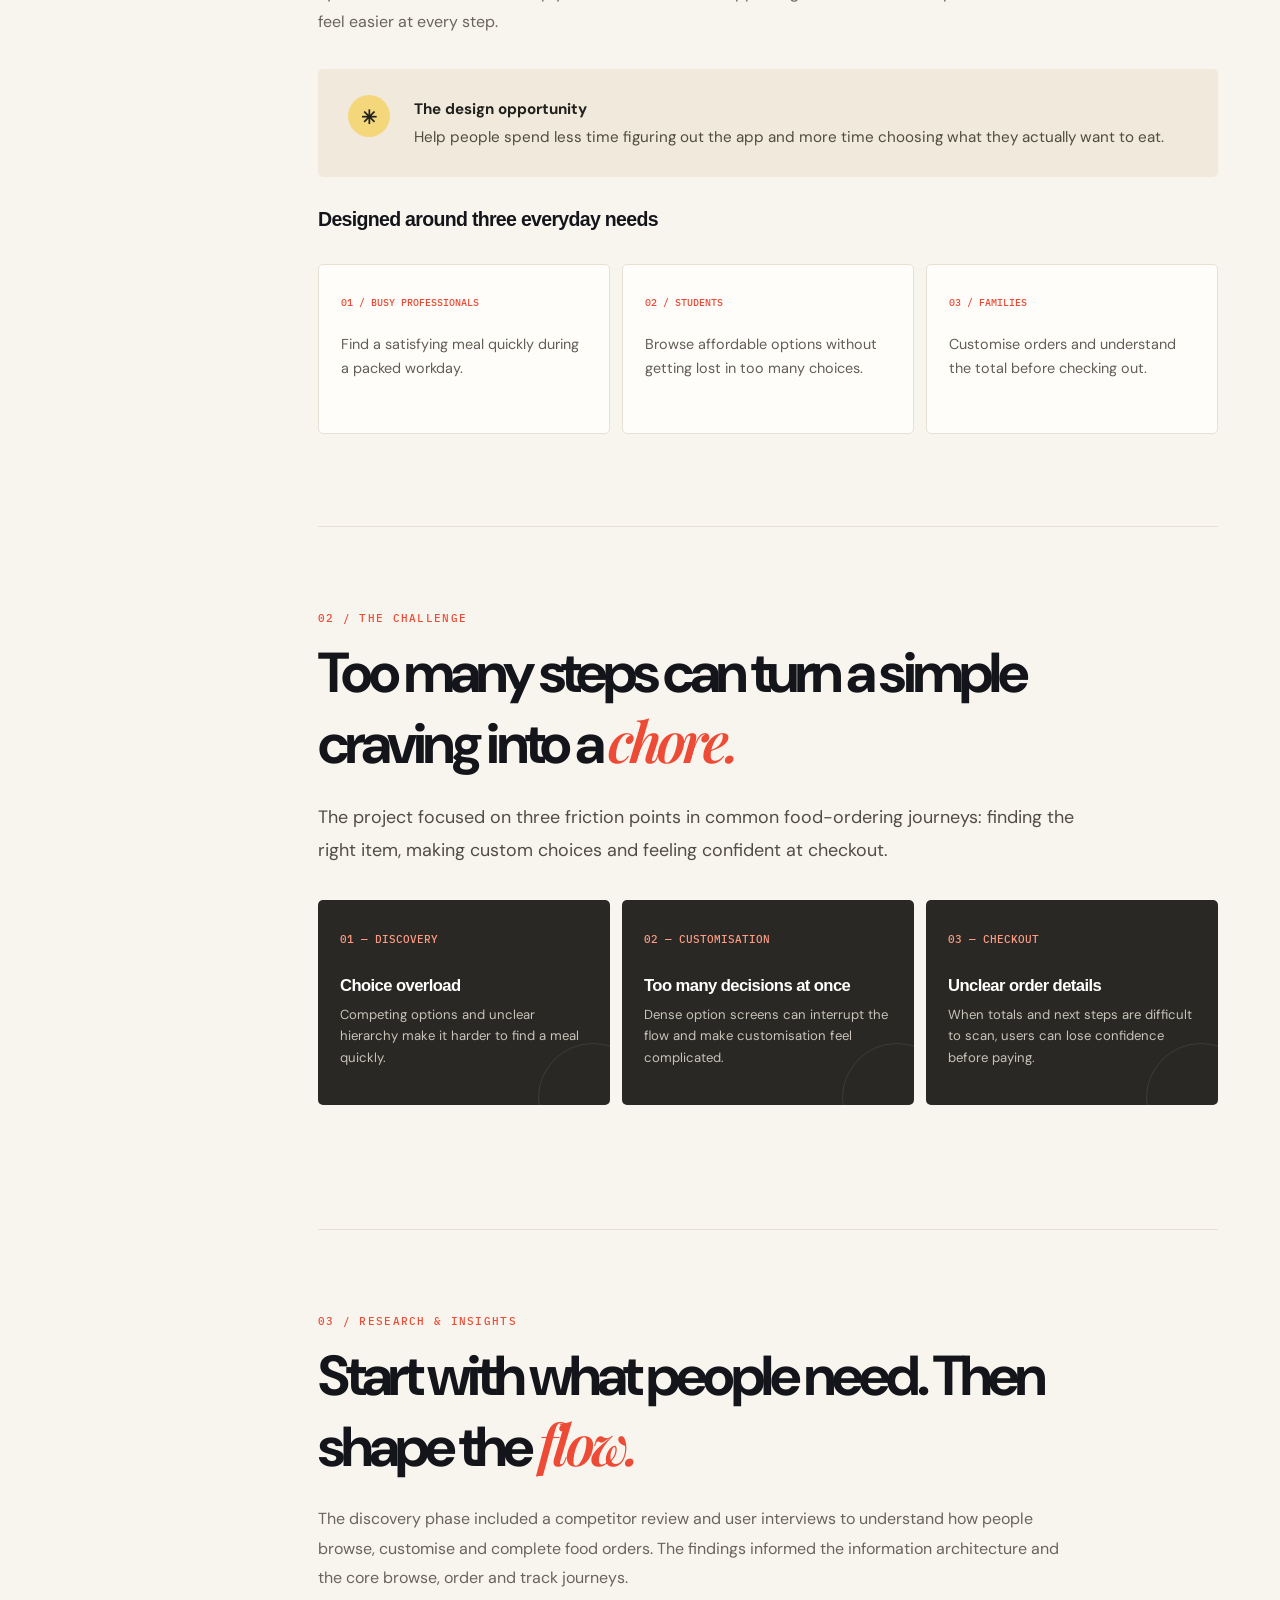
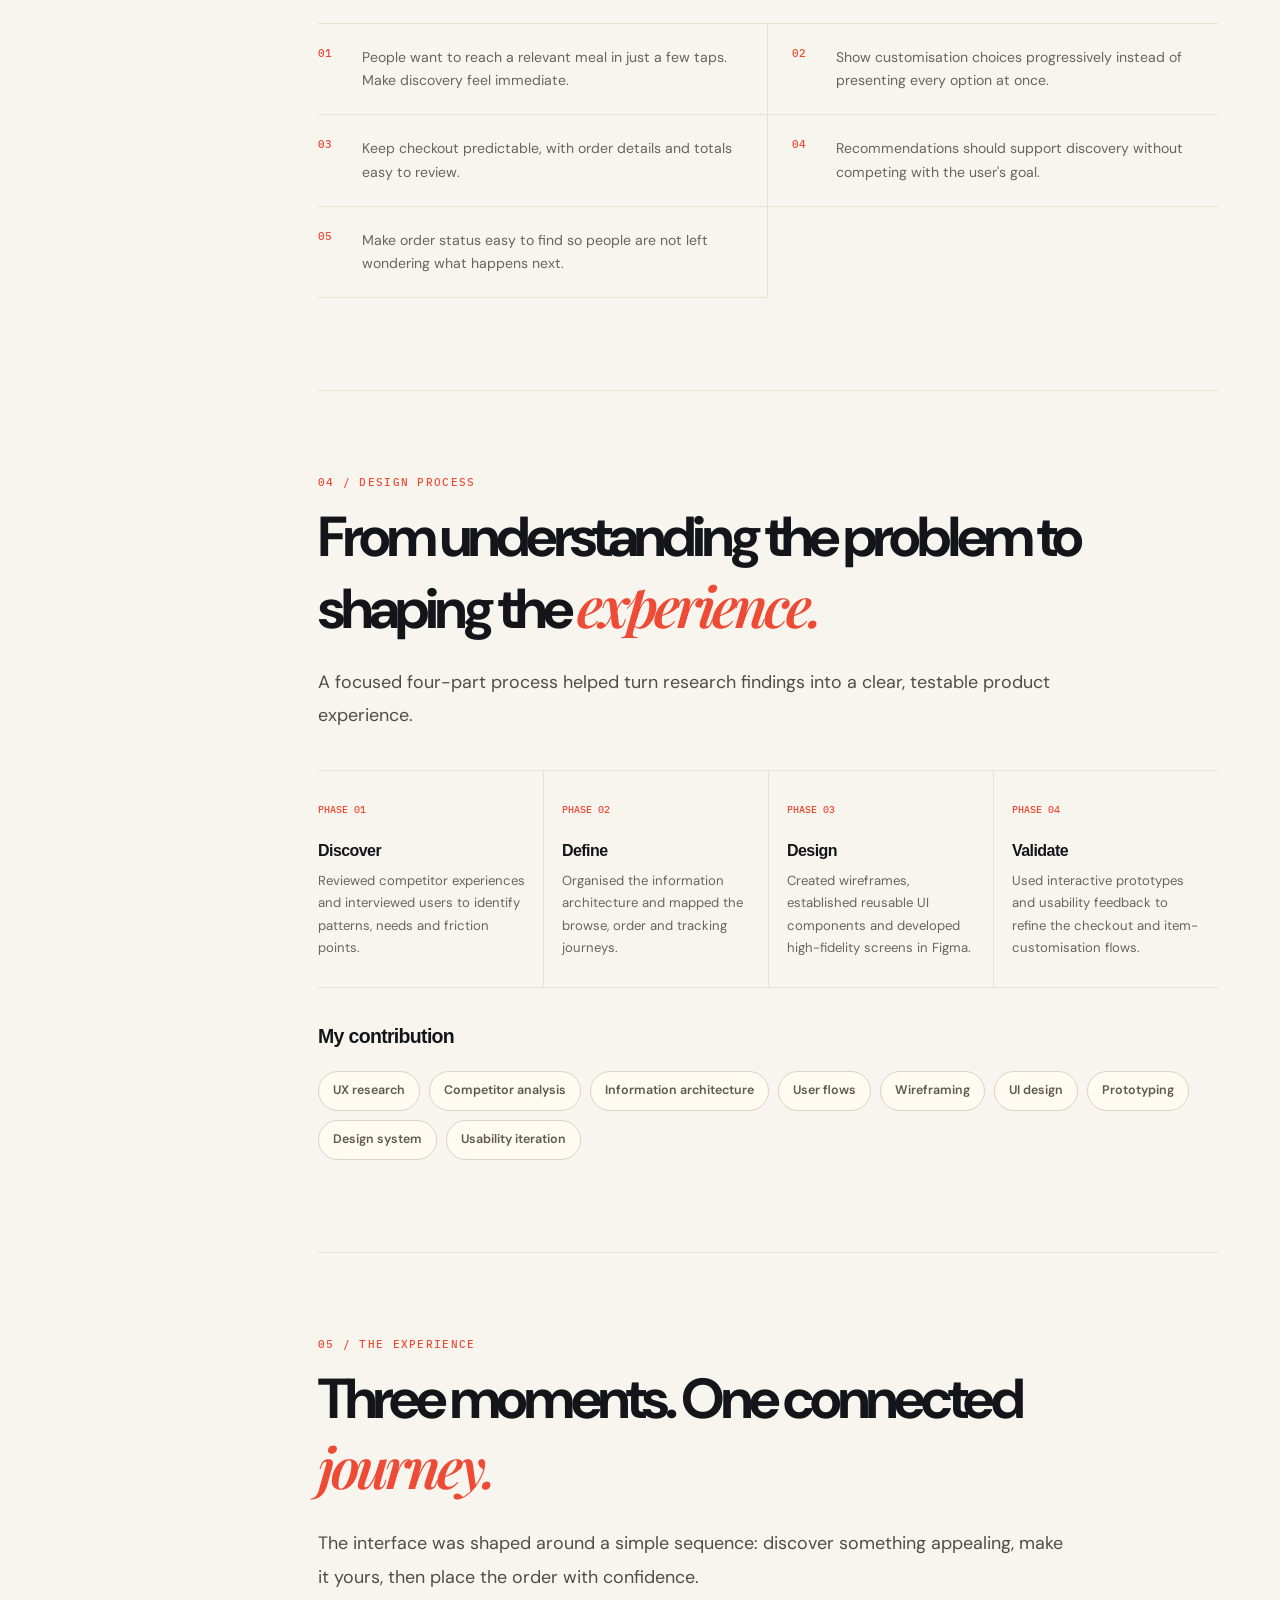
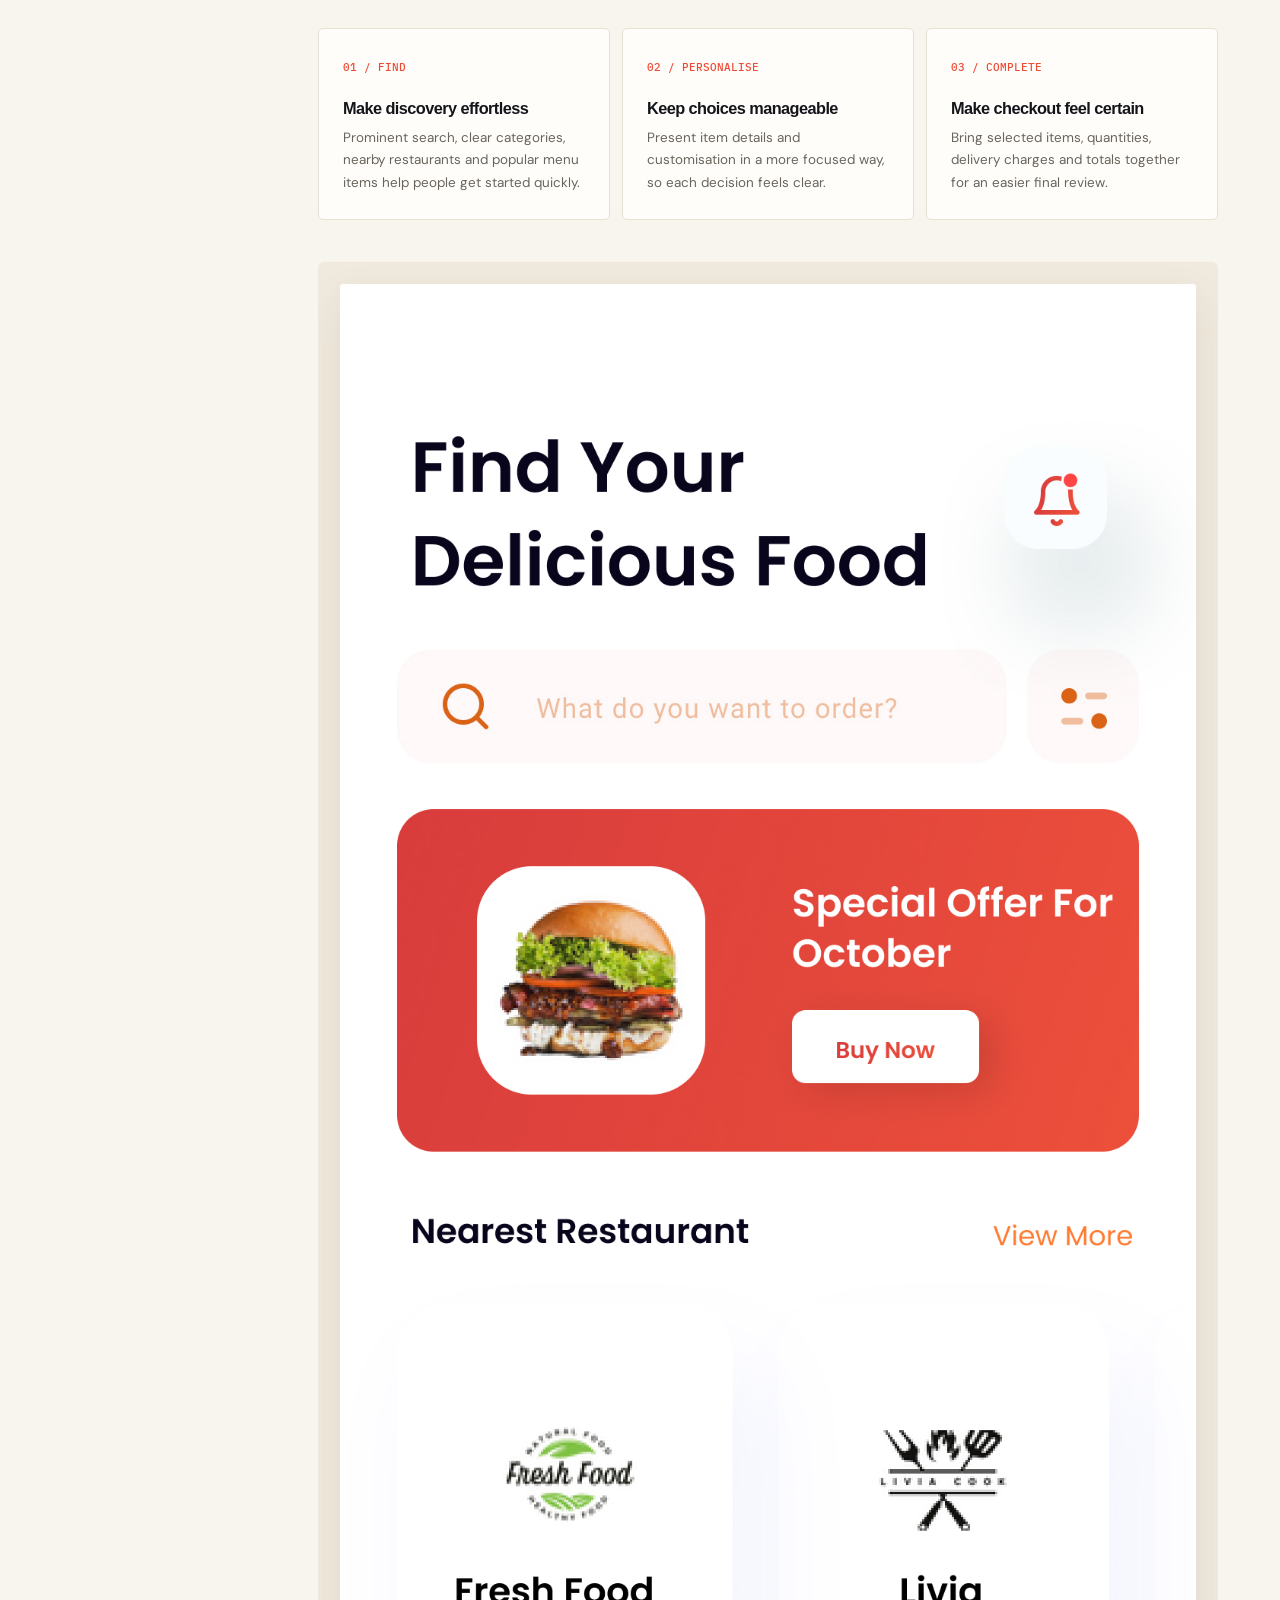
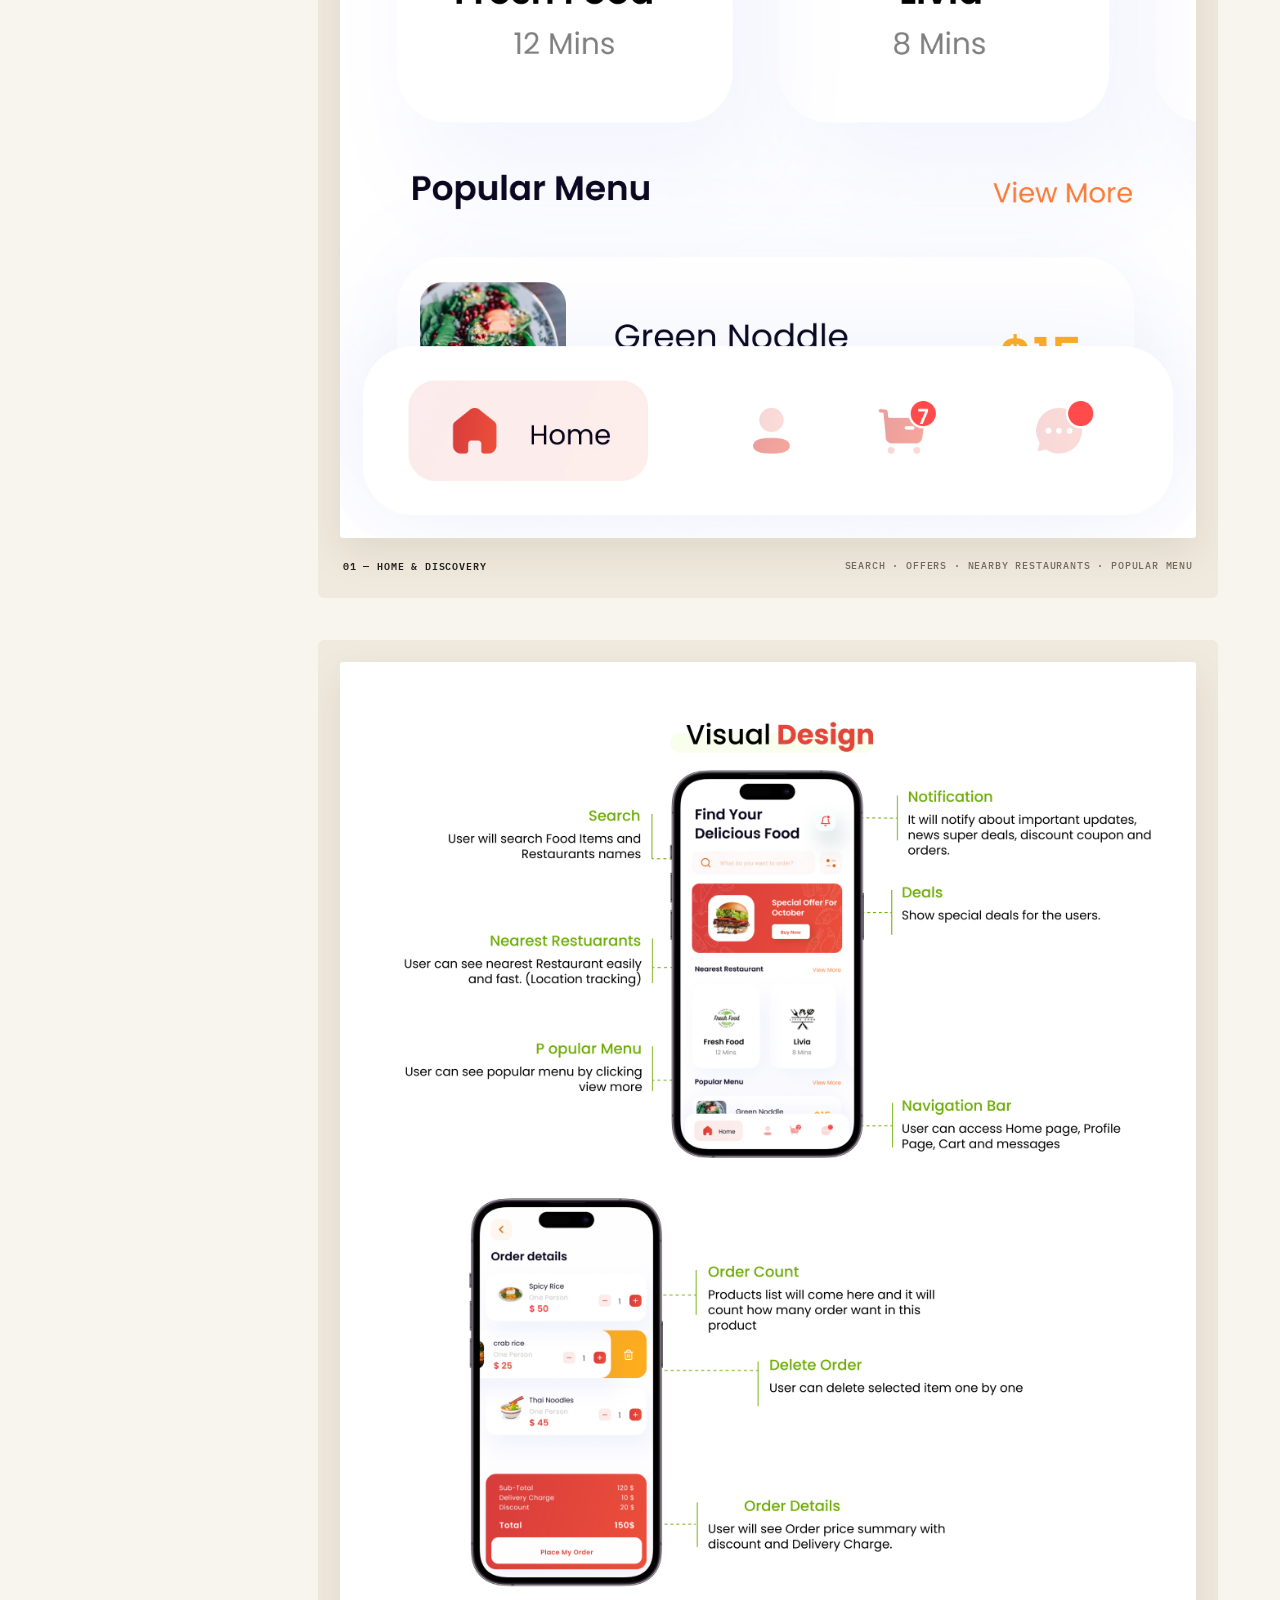
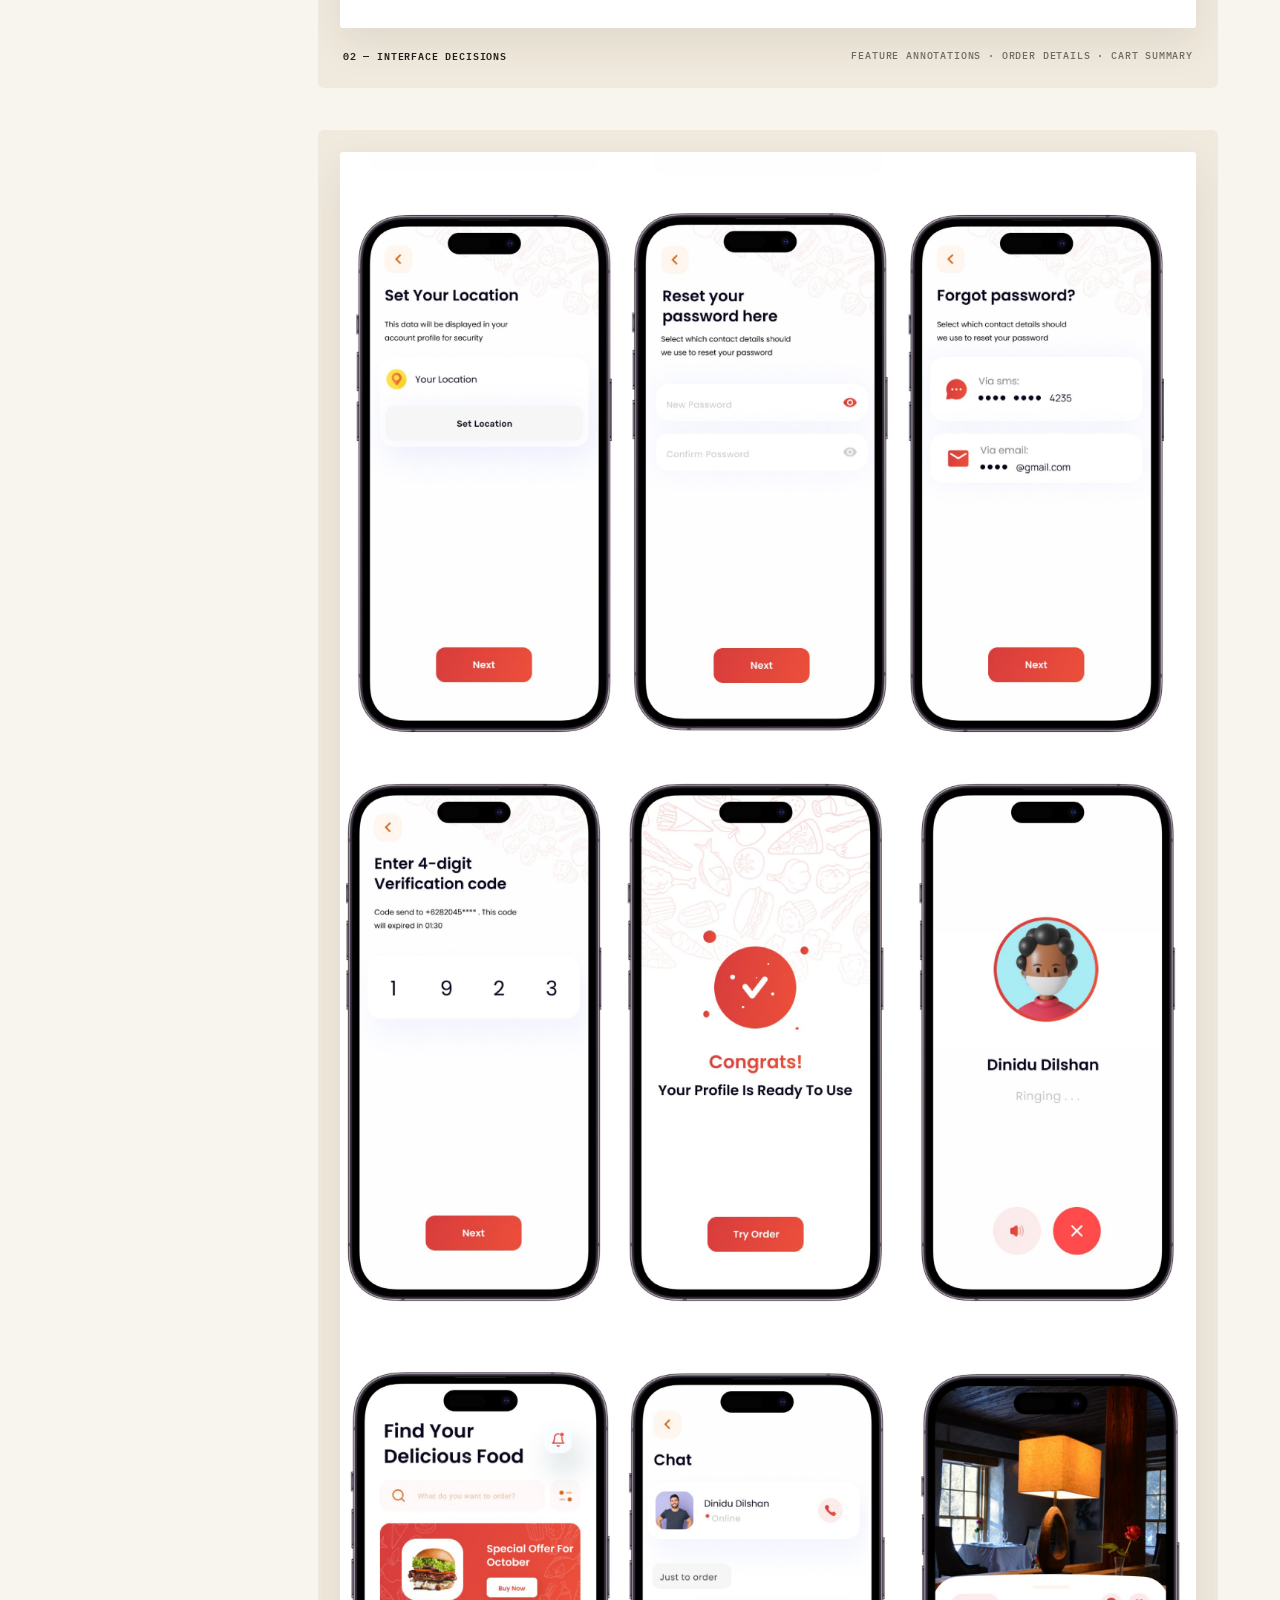
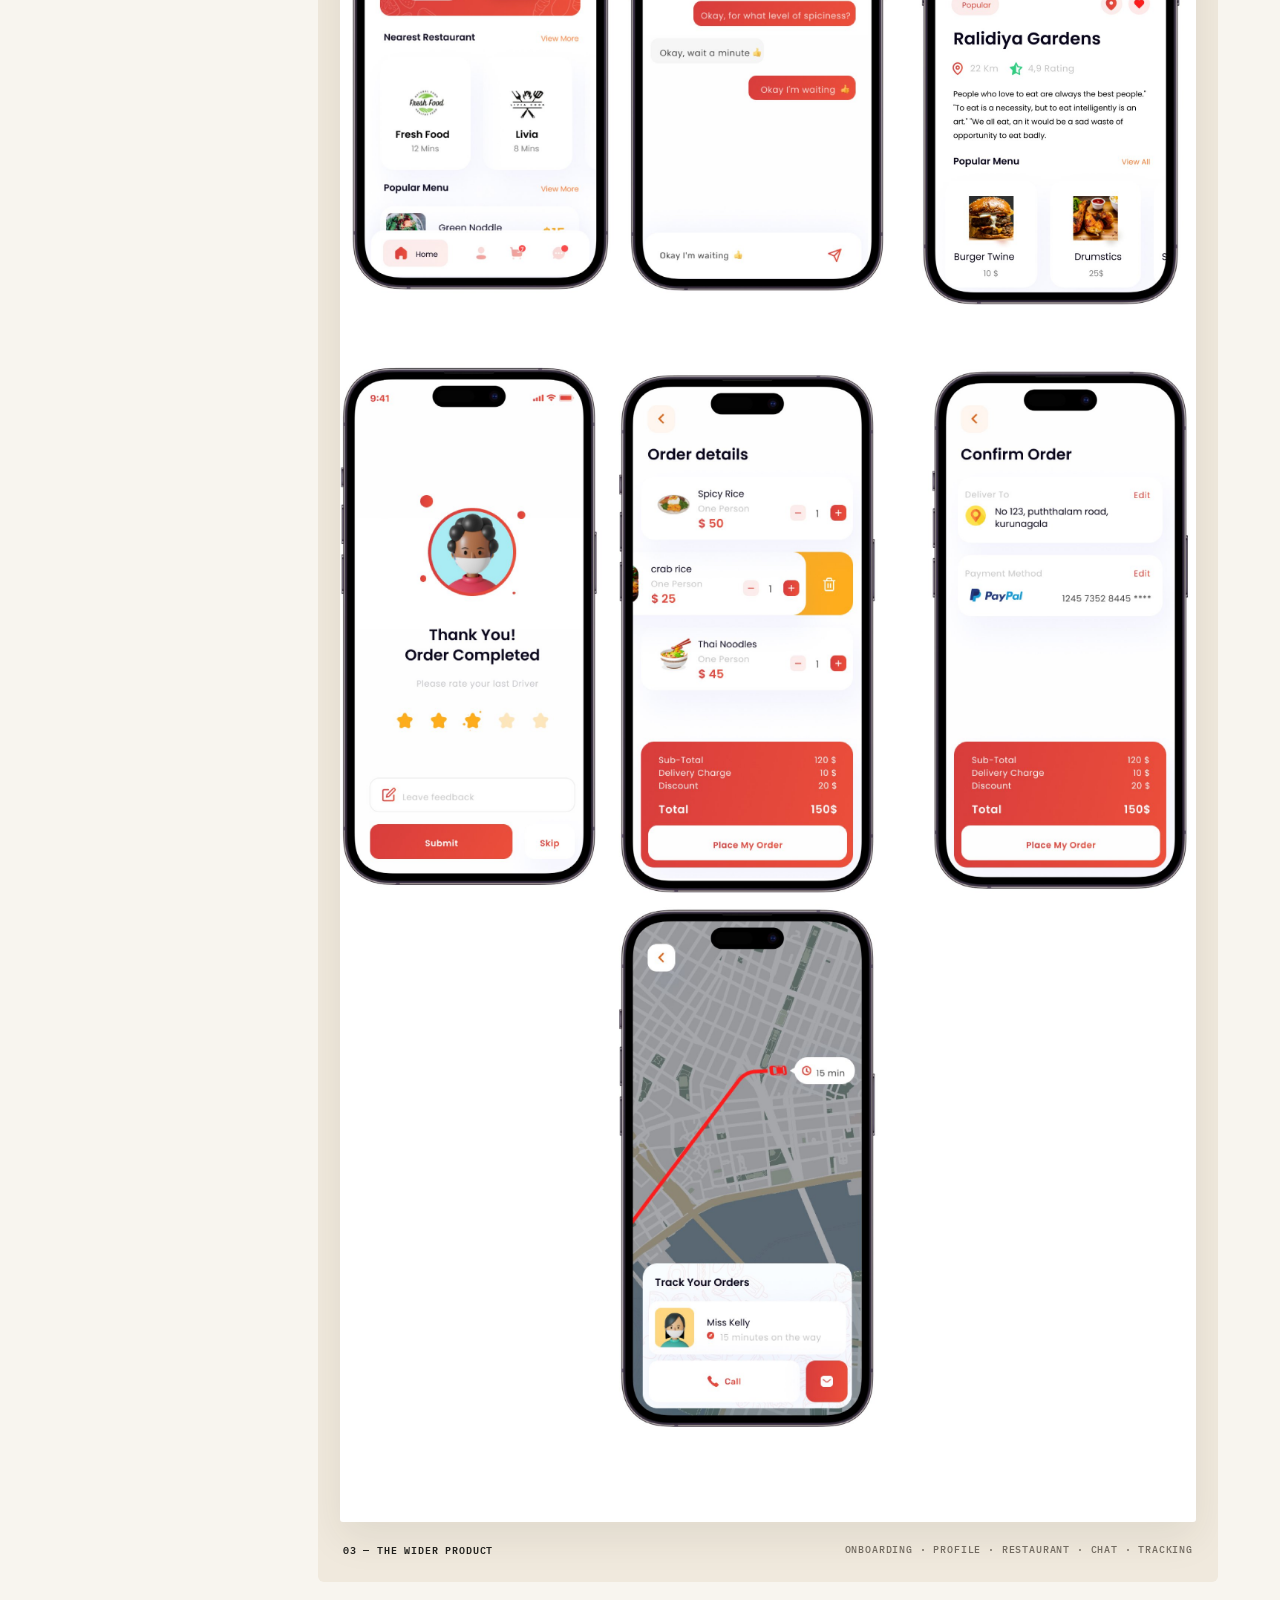
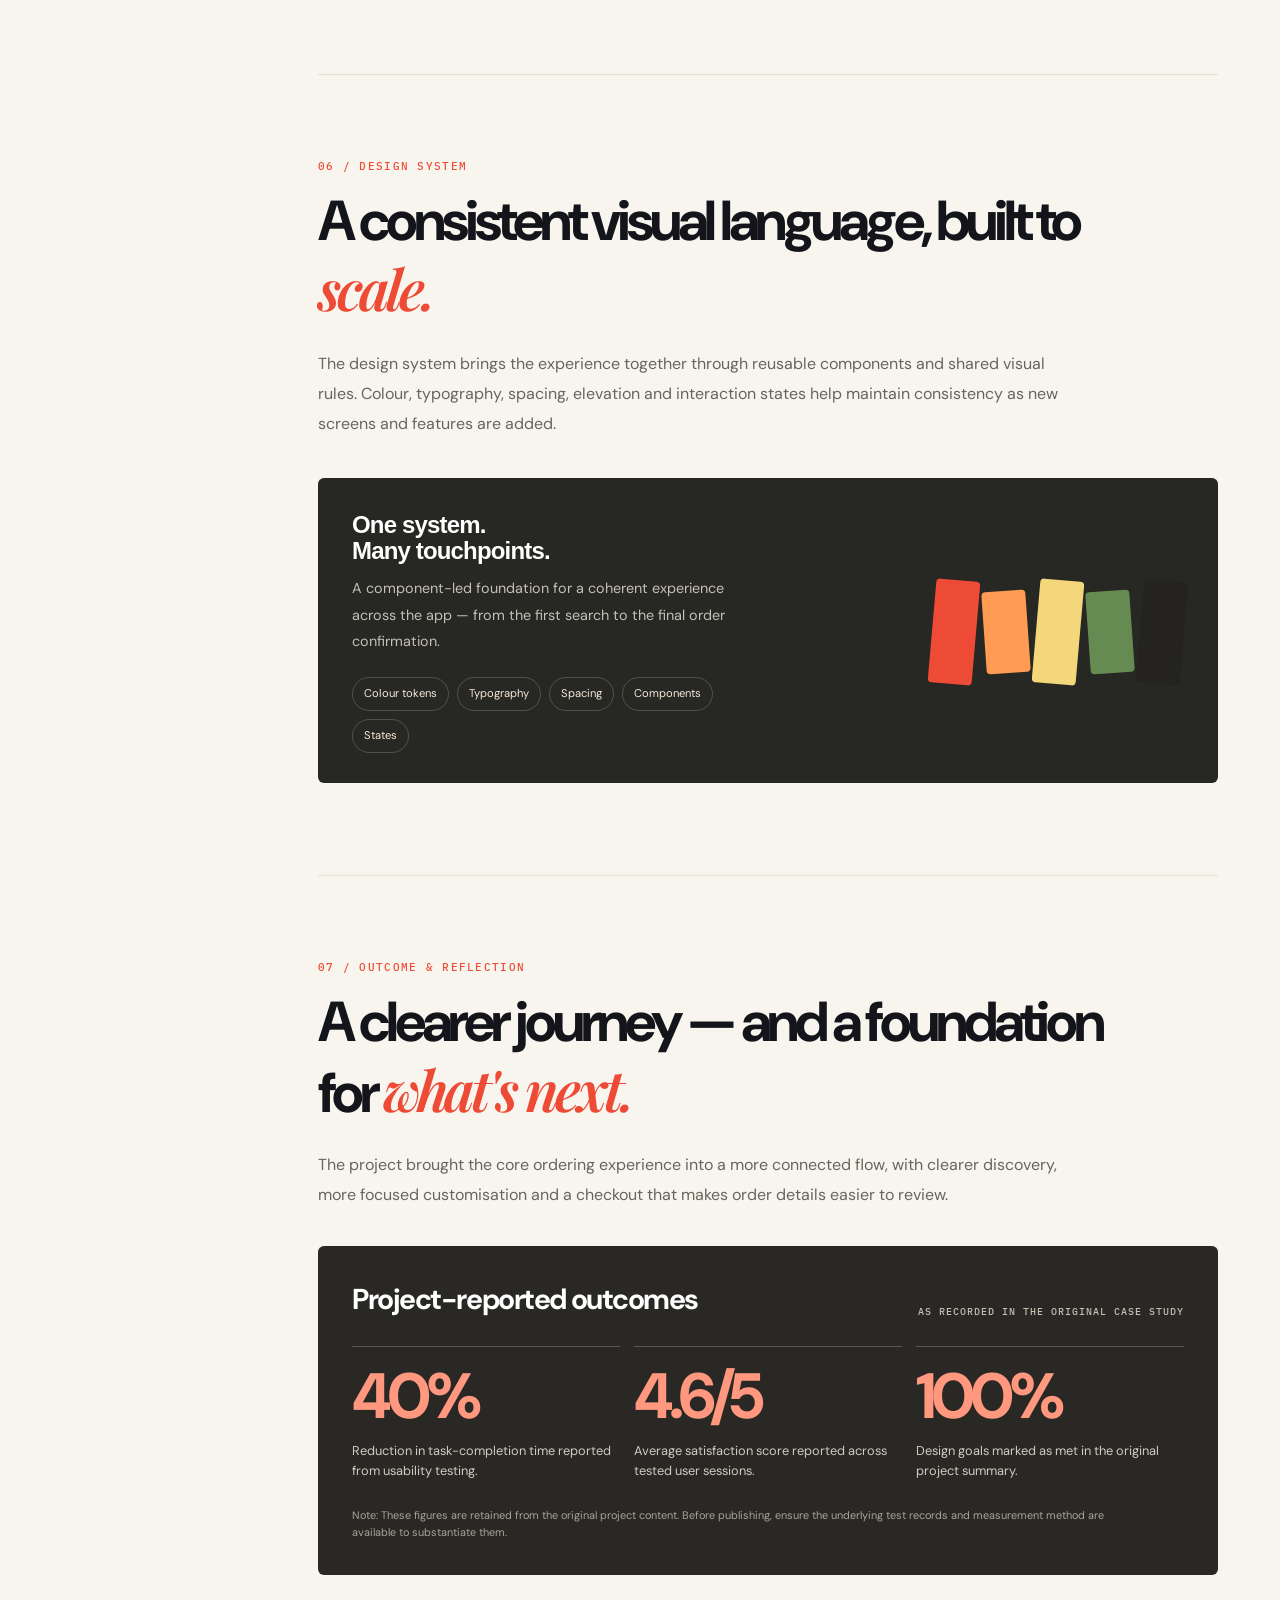
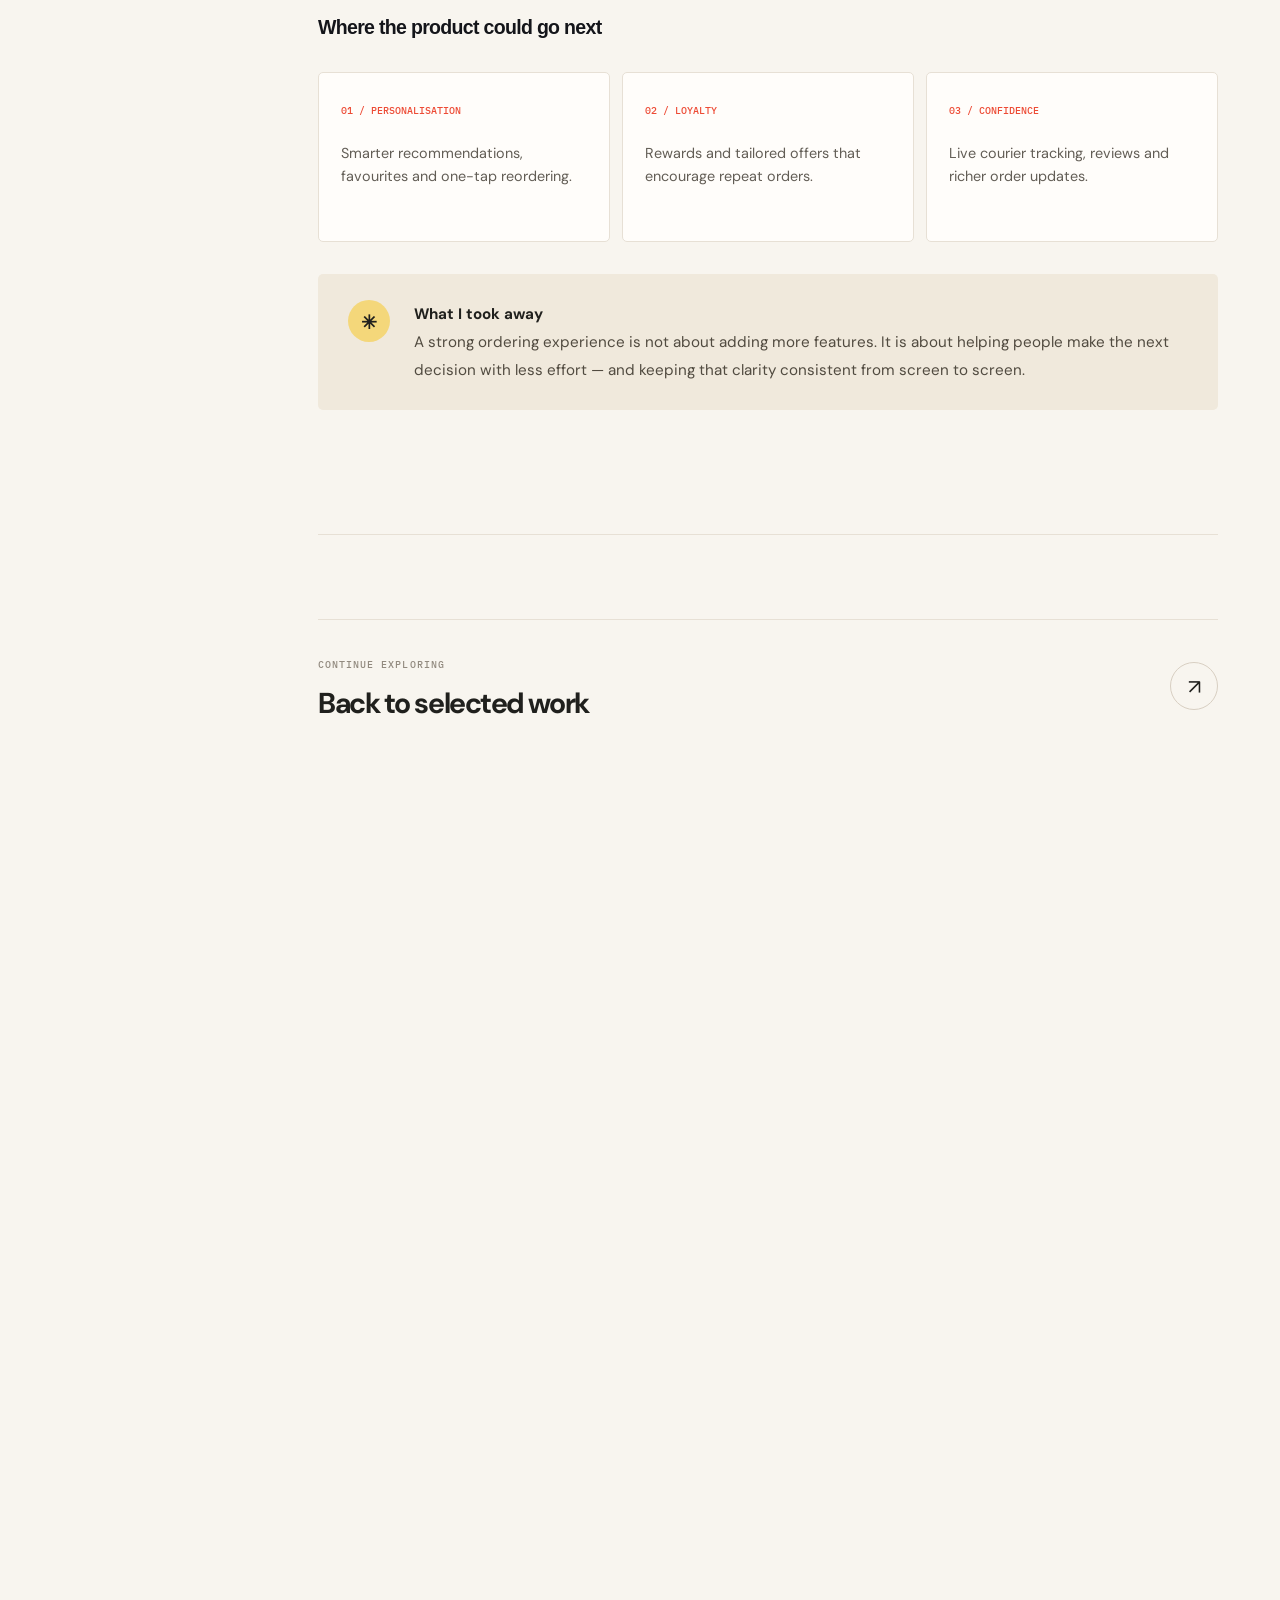
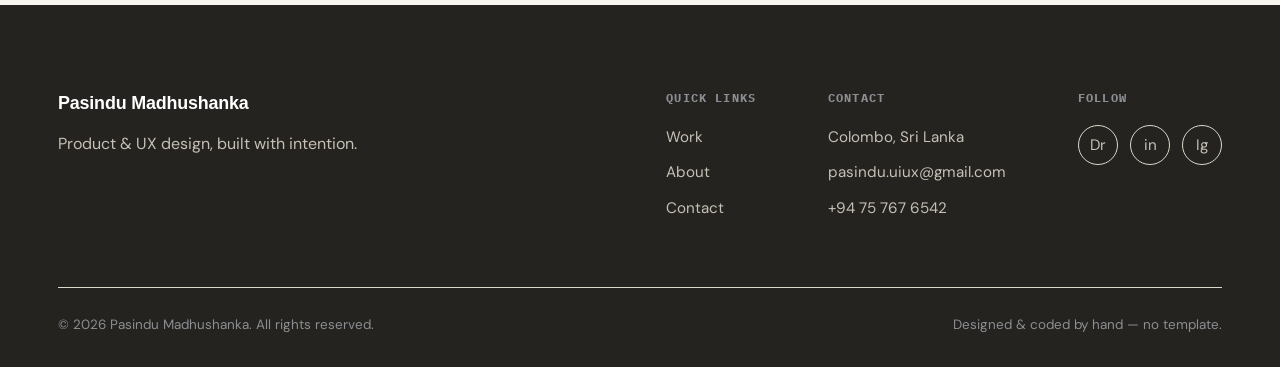
<file: food-cafe-case-study.html>
<!doctype html>
<html lang="en">
<head>
<meta charset="utf-8">
<meta name="viewport" content="width=device-width, initial-scale=1">
<title>Food Cafe — Product Design Case Study — Pasindu Madhushanka</title>
<meta name="description" content="A UX and UI design case study for Food Cafe, a Canadian mobile food ordering experience. Explore the research, user journeys, interface and design system.">
<link rel="preconnect" href="https://fonts.googleapis.com">
<link rel="preconnect" href="https://fonts.gstatic.com" crossorigin>
<link href="https://fonts.googleapis.com/css2?family=DM+Sans:wght@400;500;600;700;800&family=Manrope:wght@400;500;600;700;800&family=Playfair+Display:ital,wght@0,600;0,700;1,600;1,700&family=IBM+Plex+Mono:wght@400;500;600&display=swap" rel="stylesheet">
<link rel="stylesheet" href="styles.css">
<style>
/* FOOD CAFE — editorial case-study art direction */
:root{--fc-paper:#f8f5ef;--fc-white:#fffdfa;--fc-ink:#20201d;--fc-muted:#77746d;--fc-line:#e7e0d5;--fc-red:#ed4b35;--fc-orange:#ff9b53;--fc-green:#668b52;--fc-yellow:#f4d77a;--fc-serif:'Playfair Display',Georgia,serif;--fc-sans:'DM Sans',Manrope,sans-serif}
html{scroll-behavior:smooth;scroll-padding-top:110px}
body{background:var(--fc-paper);color:var(--fc-ink);font-family:var(--fc-sans)}
.page-veil{display:none}.site-header{background:rgba(248,245,239,.88);backdrop-filter:blur(18px);border-bottom:1px solid rgba(32,32,29,.08)}
.site-header .logo{font-family:var(--fc-sans);font-weight:800;letter-spacing:-.05em}.nav-links a{font-size:.86rem}.btn-outline{border-color:#cfc7bb}
.fc-hero{padding:52px 0 84px;overflow:hidden;position:relative}.fc-hero:before{content:'FOOD';position:absolute;right:-.04em;top:100px;font:800 clamp(10rem,25vw,25rem)/.8 var(--fc-sans);letter-spacing:-.1em;color:rgba(237,75,53,.045);pointer-events:none}
.fc-wrap{max-width:1240px;margin:auto;padding:0 32px;position:relative;z-index:1}.fc-breadcrumb{display:flex;gap:10px;align-items:center;font:500 .68rem 'IBM Plex Mono',monospace;text-transform:uppercase;letter-spacing:.08em;color:#8c867c;margin-bottom:52px}.fc-breadcrumb a{color:inherit;text-decoration:none}.fc-breadcrumb .slash{color:#c9bfb1}
.fc-kicker{display:flex;align-items:center;gap:10px;font:500 .7rem 'IBM Plex Mono',monospace;text-transform:uppercase;letter-spacing:.12em;color:var(--fc-red);margin-bottom:22px}.fc-kicker:before{content:'';width:28px;height:1px;background:var(--fc-red)}
.fc-hero-grid{display:grid;grid-template-columns:minmax(0,.92fr) minmax(420px,1.08fr);gap:48px;align-items:center}.fc-hero h1{font:700 clamp(3.5rem,7.4vw,7.2rem)/.98 var(--fc-sans);letter-spacing:-.085em;max-width:680px;margin:0}.fc-hero h1 em{font:italic 600 .98em var(--fc-serif);letter-spacing:-.065em;color:var(--fc-red)}.fc-lede{font-size:1.05rem;line-height:1.8;color:#666158;max-width:540px;margin:28px 0 30px}.fc-chips{display:flex;flex-wrap:wrap;gap:8px}.fc-chip{padding:8px 12px;border:1px solid #ded6ca;border-radius:99px;font-size:.72rem;font-weight:600;color:#625e56;background:rgba(255,253,250,.55)}
.fc-hero-art{position:relative;min-height:530px;display:flex;align-items:center;justify-content:center}.fc-hero-art:before{content:'';position:absolute;width:82%;aspect-ratio:1;border-radius:50%;background:#f0dfc8;right:4%;top:8%;}.fc-hero-art:after{content:'A LITTLE MORE\A JOY IN EVERY ORDER';white-space:pre;position:absolute;right:0;bottom:2%;font:500 .65rem/1.6 'IBM Plex Mono',monospace;letter-spacing:.12em;color:#827a6f;text-align:right}.fc-hero-art img{position:relative;width:100%;max-width:590px;border-radius:5px;box-shadow:0 35px 90px rgba(73,49,28,.17);transform:rotate(2deg);z-index:1}.fc-stamp{position:absolute;z-index:2;left:0;top:10%;width:106px;height:106px;border-radius:50%;background:var(--fc-red);color:#fff;display:grid;place-items:center;text-align:center;font:600 .64rem/1.35 'IBM Plex Mono',monospace;letter-spacing:.08em;transform:rotate(-12deg);box-shadow:0 12px 30px #ed4b3535}.fc-stamp b{display:block;font:700 1.7rem var(--fc-serif)}
.fc-project-bar{display:grid;grid-template-columns:repeat(4,1fr);border-top:1px solid var(--fc-line);border-bottom:1px solid var(--fc-line);margin-top:70px}.fc-meta{padding:22px 18px 22px 0}.fc-meta+.fc-meta{padding-left:24px;border-left:1px solid var(--fc-line)}.fc-meta span{display:block;font:500 .62rem 'IBM Plex Mono',monospace;text-transform:uppercase;letter-spacing:.1em;color:#928b80;margin-bottom:9px}.fc-meta strong{font-size:.9rem;font-weight:700}
.fc-layout{display:grid;grid-template-columns:190px minmax(0,1fr);gap:76px;max-width:1240px;margin:0 auto;padding:88px 32px 100px}.fc-side{position:relative}.fc-side-inner{position:sticky;top:112px}.fc-side-label{font:500 .64rem 'IBM Plex Mono',monospace;letter-spacing:.12em;text-transform:uppercase;color:#9a9185;margin-bottom:18px}.fc-side nav{display:flex;flex-direction:column;gap:5px;border-left:1px solid #ded6ca;padding-left:16px}.fc-side nav a{text-decoration:none;color:#8b857b;font-size:.82rem;padding:8px 0;transition:.2s}.fc-side nav a:hover,.fc-side nav a.active{color:var(--fc-red);font-weight:700}.fc-content{min-width:0;max-width:900px}.fc-section{padding:0 0 92px;margin-bottom:84px;border-bottom:1px solid var(--fc-line)}.fc-section:last-child{border:0;margin-bottom:0}.fc-eyebrow{font:500 .67rem 'IBM Plex Mono',monospace;letter-spacing:.12em;text-transform:uppercase;color:var(--fc-red);margin:0 0 18px}.fc-section h2{font:700 clamp(2.25rem,4.4vw,4.25rem)/1.06 var(--fc-sans);letter-spacing:-.07em;max-width:790px;margin:0 0 24px}.fc-section h2 em{font:italic 600 1em var(--fc-serif);color:var(--fc-red)}.fc-section h3{font-size:1.22rem;letter-spacing:-.035em;margin:0 0 12px}.fc-section p{font-size:1rem;line-height:1.85;color:#69645c;max-width:760px;margin:0 0 18px}.fc-section .fc-intro{font-size:1.12rem;line-height:1.85;color:#514d46;max-width:760px}
.fc-note{background:#f0e9dc;border-radius:5px;padding:26px 30px;margin:32px 0;display:grid;grid-template-columns:48px 1fr;gap:18px;align-items:start}.fc-note-mark{width:42px;height:42px;border-radius:50%;background:var(--fc-yellow);display:grid;place-items:center;font:700 1.2rem var(--fc-serif)}.fc-note p{margin:0;color:#514b40;font-size:.95rem}.fc-note strong{color:var(--fc-ink)}
.fc-audience{display:grid;grid-template-columns:repeat(3,1fr);gap:12px;margin-top:34px}.fc-audience-card{padding:23px 22px 25px;background:var(--fc-white);border:1px solid var(--fc-line);border-radius:5px;min-height:170px}.fc-audience-card span{font:500 .65rem 'IBM Plex Mono',monospace;color:var(--fc-red)}.fc-audience-card p{font-size:.9rem;line-height:1.65;margin:20px 0 0;color:#625d55}
.fc-problem-grid{display:grid;grid-template-columns:repeat(3,1fr);gap:12px;margin:32px 0}.fc-problem{background:#292824;color:#fff;border-radius:5px;padding:25px 22px;min-height:205px;position:relative;overflow:hidden}.fc-problem:after{content:'';position:absolute;width:110px;height:110px;border:1px solid #ffffff18;border-radius:50%;right:-38px;bottom:-48px}.fc-problem .n{font:500 .66rem 'IBM Plex Mono',monospace;color:#ff9b83}.fc-problem h3{font-size:1.04rem;margin:27px 0 9px;color:#fff}.fc-problem p{font-size:.82rem;line-height:1.65;color:#c9c3b9;margin:0}
.fc-insights{display:grid;grid-template-columns:1fr 1fr;gap:0;border-top:1px solid var(--fc-line);margin-top:30px}.fc-insight{padding:22px 24px 22px 0;border-bottom:1px solid var(--fc-line);display:grid;grid-template-columns:32px 1fr;gap:12px}.fc-insight:nth-child(odd){border-right:1px solid var(--fc-line)}.fc-insight:nth-child(even){padding-left:24px}.fc-insight b{font:500 .68rem 'IBM Plex Mono',monospace;color:var(--fc-red)}.fc-insight p{font-size:.88rem;line-height:1.65;margin:0}
.fc-process{display:grid;grid-template-columns:repeat(4,1fr);gap:0;margin-top:38px;border-top:1px solid var(--fc-line);border-bottom:1px solid var(--fc-line)}.fc-phase{padding:24px 18px 28px 0;position:relative}.fc-phase+.fc-phase{padding-left:18px;border-left:1px solid var(--fc-line)}.fc-phase span{font:500 .65rem 'IBM Plex Mono',monospace;color:var(--fc-red)}.fc-phase h3{font-size:1rem;margin:22px 0 10px}.fc-phase p{font-size:.82rem;line-height:1.7;margin:0}
.fc-responsibilities{display:flex;flex-wrap:wrap;gap:9px;margin-top:24px}.fc-responsibilities span{border:1px solid #dcd3c6;background:#fffaf2;border-radius:99px;padding:9px 14px;font-size:.78rem;font-weight:600;color:#5e594f}
.fc-principles{display:grid;grid-template-columns:repeat(3,1fr);gap:12px;margin:34px 0}.fc-principle{padding:24px;background:#fffdfa;border:1px solid var(--fc-line);border-radius:5px}.fc-principle .n{font:500 .67rem 'IBM Plex Mono',monospace;color:var(--fc-red)}.fc-principle h3{margin:22px 0 9px;font-size:1.02rem}.fc-principle p{font-size:.84rem;line-height:1.7;margin:0}
.fc-image-feature{margin:42px 0 0;background:#f0e9dd;border-radius:6px;padding:22px;overflow:hidden}.fc-image-feature img{display:block;width:100%;height:auto;border-radius:3px;box-shadow:0 15px 40px #34291a16}.fc-image-caption{display:flex;justify-content:space-between;gap:18px;align-items:center;padding:18px 3px 2px;color:#716a60;font:500 .65rem 'IBM Plex Mono',monospace;text-transform:uppercase;letter-spacing:.08em}.fc-image-caption strong{color:var(--fc-ink);font-weight:600}
.fc-design-system{margin-top:40px;background:#272723;color:#fff;border-radius:6px;padding:34px 34px 30px;display:grid;grid-template-columns:1fr 1fr;gap:28px;align-items:center}.fc-design-system h3{font-size:1.5rem;color:#fff;margin-bottom:12px}.fc-design-system p{color:#c5c0b7;font-size:.9rem;margin:0}.fc-token-list{display:flex;flex-wrap:wrap;gap:8px;margin-top:22px}.fc-token-list span{border:1px solid #ffffff30;border-radius:99px;padding:7px 11px;font-size:.7rem;color:#f5e9d9}.fc-palette{display:flex;gap:8px;align-items:center;justify-content:flex-end}.fc-palette i{display:block;width:44px;height:104px;border-radius:4px;transform:rotate(5deg)}.fc-palette i:nth-child(2n){transform:rotate(-4deg);height:82px}.fc-palette i:nth-child(1){background:#ed4b35}.fc-palette i:nth-child(2){background:#ff9b53}.fc-palette i:nth-child(3){background:#f4d77a}.fc-palette i:nth-child(4){background:#668b52}.fc-palette i:nth-child(5){background:#24231f}
.fc-results{background:#292824;color:#fff;border-radius:6px;padding:34px;margin-top:36px}.fc-results-head{display:flex;justify-content:space-between;gap:20px;align-items:end;margin-bottom:28px}.fc-results-head h3{color:#fff;font:700 1.8rem var(--fc-sans);letter-spacing:-.05em;margin:0}.fc-results-head span{font:500 .62rem 'IBM Plex Mono',monospace;color:#c3bdb2;text-transform:uppercase;letter-spacing:.1em}.fc-result-grid{display:grid;grid-template-columns:repeat(3,1fr);gap:14px}.fc-result{border-top:1px solid #ffffff38;padding-top:18px}.fc-result strong{display:block;font:700 clamp(2.5rem,5vw,4.2rem)/1 var(--fc-sans);letter-spacing:-.08em;color:#ff987e}.fc-result span{display:block;color:#d1cbc1;font-size:.8rem;line-height:1.6;margin-top:12px}.fc-result-note{font-size:.68rem!important;color:#aaa398!important;margin:25px 0 0!important;line-height:1.6!important}
.fc-next{display:flex;justify-content:space-between;align-items:center;gap:24px;padding:30px 0;border-top:1px solid var(--fc-line);text-decoration:none;color:var(--fc-ink)}.fc-next span{font:500 .65rem 'IBM Plex Mono',monospace;color:#928a7f;text-transform:uppercase;letter-spacing:.1em}.fc-next strong{display:block;font:700 1.8rem var(--fc-sans);letter-spacing:-.05em;margin-top:8px}.fc-next .arrow{width:48px;height:48px;border:1px solid #d8cfc2;border-radius:50%;display:grid;place-items:center;font-size:1.3rem;transition:.25s}.fc-next:hover .arrow{background:var(--fc-red);border-color:var(--fc-red);color:white;transform:translate(3px,-3px)}
.fc-cta{background:#ed4b35!important;border-radius:6px!important}.fc-cta h2{color:white}.fc-cta p{color:#ffe0d8!important}.fc-cta .btn-on-dark{background:#fff;color:#292824}.fc-cta .cta-email{color:#fff}
.footer{background:#24231f;color:#f6f1e8}.footer .logo{color:#fff}.footer p,.footer a{color:#c6c0b6}.footer-bottom{border-color:#ffffff20}

/* Compact outcome preview near the top — detailed results remain at the end. */
.fc-top-results{margin-top:28px;padding:22px 26px 24px;background:#292824;color:#fff;border-radius:6px;box-shadow:0 18px 45px rgba(48,38,27,.08)}
.fc-top-results-head{display:flex;justify-content:space-between;gap:16px;font:500 .62rem 'IBM Plex Mono',monospace;letter-spacing:.12em;color:#c3bdb2}
.fc-top-result-grid{display:grid;grid-template-columns:repeat(3,1fr);gap:18px;margin-top:18px}
.fc-top-result-grid>div{border-top:1px solid #ffffff38;padding-top:13px}
.fc-top-result-grid strong{display:block;font:700 clamp(2rem,4vw,3.2rem)/1 var(--fc-sans);letter-spacing:-.08em;color:#ff987e}
.fc-top-result-grid span{display:block;margin-top:8px;color:#d1cbc1;font-size:.75rem;line-height:1.5}
@media(max-width:600px){.fc-top-results{padding:20px}.fc-top-result-grid{gap:12px}.fc-top-result-grid strong{font-size:2rem}.fc-top-result-grid span{font-size:.68rem}}

@media(max-width:900px){.fc-hero-grid{grid-template-columns:1fr;gap:20px}.fc-hero-art{min-height:390px}.fc-hero-art img{max-width:650px}.fc-layout{grid-template-columns:1fr;gap:0;padding-top:60px}.fc-side{display:none}.fc-project-bar{grid-template-columns:repeat(2,1fr)}.fc-meta:nth-child(3){border-left:0;padding-left:0;border-top:1px solid var(--fc-line)}.fc-meta:nth-child(4){border-top:1px solid var(--fc-line)}.fc-process{grid-template-columns:repeat(2,1fr)}.fc-phase:nth-child(3){border-left:0;padding-left:0;border-top:1px solid var(--fc-line)}.fc-phase:nth-child(4){border-top:1px solid var(--fc-line)}}
@media(max-width:600px){.fc-wrap{padding:0 20px}.fc-hero{padding:32px 0 54px}.fc-breadcrumb{margin-bottom:38px}.fc-hero h1{font-size:clamp(3.1rem,16vw,5rem)}.fc-hero-grid{gap:0}.fc-hero-art{min-height:300px;margin-top:12px}.fc-stamp{width:78px;height:78px;font-size:.5rem}.fc-stamp b{font-size:1.3rem}.fc-project-bar{margin-top:36px}.fc-meta{padding:17px 10px 17px 0}.fc-meta+.fc-meta{padding-left:14px}.fc-meta strong{font-size:.8rem}.fc-layout{padding:58px 20px 70px}.fc-section{padding-bottom:62px;margin-bottom:58px}.fc-audience,.fc-problem-grid,.fc-principles{grid-template-columns:1fr}.fc-audience-card{min-height:0}.fc-audience-card p{margin-top:12px}.fc-problem{min-height:0}.fc-problem h3{margin-top:16px}.fc-insights{grid-template-columns:1fr}.fc-insight:nth-child(odd){border-right:0}.fc-insight:nth-child(even){padding-left:0}.fc-process{grid-template-columns:1fr}.fc-phase,.fc-phase+.fc-phase{padding:20px 0;border-left:0;border-top:1px solid var(--fc-line)}.fc-phase:first-child{border-top:0}.fc-design-system{grid-template-columns:1fr;padding:25px}.fc-palette{justify-content:flex-start}.fc-palette i{height:72px;width:36px}.fc-palette i:nth-child(2n){height:58px}.fc-results{padding:25px}.fc-result-grid{grid-template-columns:1fr;gap:22px}.fc-result strong{font-size:3rem}.fc-results-head{display:block}.fc-results-head span{display:block;margin-top:10px}.fc-image-feature{padding:12px}.fc-image-caption{display:block;line-height:1.8}.fc-image-caption strong{display:block}.fc-section h2{font-size:2.55rem}}
@media(prefers-reduced-motion:reduce){html{scroll-behavior:auto}*,*:before,*:after{animation-duration:.01ms!important;transition-duration:.01ms!important}}
</style>
</head>
<body>
<a class="skip-link" href="#main">Skip to content</a><div class="scroll-progress" aria-hidden="true"></div>
<header class="site-header"><div class="container nav-inner"><a class="logo" href="index.html">Pasindu&nbsp;Madhushanka</a><nav class="nav-links" aria-label="Primary"><a href="index.html#work">Work</a><a href="index.html#about">About</a><a href="index.html#process">Process</a><a href="index.html#contact">Contact</a></nav><div class="nav-right"><a class="btn btn-outline btn-sm" href="index.html#contact" data-cursor="Talk">Let's talk</a><button class="menu-toggle" aria-label="Open menu" aria-expanded="false"><span></span><span></span><span></span></button></div></div></header>
<div class="mobile-menu" id="mobileMenu"><span class="mono-tag">Menu — 01 / 04</span><a href="index.html#work">Work</a><a href="index.html#about">About</a><a href="index.html#process">Process</a><a href="index.html#contact">Contact</a><a class="btn btn-primary mobile-cta" href="index.html#contact">Start a project</a></div>
<main id="main">
<section class="fc-hero"><div class="fc-wrap"><nav class="fc-breadcrumb" aria-label="Breadcrumb"><a href="index.html">Home</a><span class="slash">/</span><a href="index.html#work">Selected work</a><span class="slash">/</span><span>Food Cafe</span></nav>
<div class="fc-hero-grid"><div><div class="fc-kicker">Product design case study · 2024</div><h1>Good food.<br>Less <em>friction.</em></h1><p class="fc-lede">Designing a smoother way to discover restaurants, customise a meal and place an order — bringing the whole journey together in one thoughtful mobile experience.</p><div class="fc-chips"><span class="fc-chip">Food &amp; delivery</span><span class="fc-chip">Mobile commerce</span><span class="fc-chip">Canada</span></div></div>
<div class="fc-hero-art"><div class="fc-stamp">MADE FOR<br><b>Food</b> LOVERS</div><img src="Food__2_.jpg" alt="Food Cafe mobile ordering app presented on a pastel desk" fetchpriority="high"></div></div>
<div class="fc-project-bar"><div class="fc-meta"><span>My role</span><strong>UX Researcher · UI Designer</strong></div><div class="fc-meta"><span>Project</span><strong>Mobile ordering app</strong></div><div class="fc-meta"><span>Timeline</span><strong>2024 · Canada</strong></div><div class="fc-meta"><span>Tools</span><strong>Figma · FigJam · Maze</strong></div></div>
<div class="fc-top-results" aria-label="Project-reported outcomes"><div class="fc-top-results-head"><span>PROJECT OUTCOMES</span><span>At a glance ↘</span></div><div class="fc-top-result-grid"><div><strong>40%</strong><span>Faster task completion reported</span></div><div><strong>4.6/5</strong><span>Reported user satisfaction</span></div><div><strong>100%</strong><span>Design goals marked as met</span></div></div></div></div></section>
<section class="fc-layout"><aside class="fc-side"><div class="fc-side-inner"><div class="fc-side-label">The story</div><nav><a href="#overview" class="active">01&nbsp; Overview</a><a href="#challenge">02&nbsp; Challenge</a><a href="#research">03&nbsp; Research</a><a href="#process">04&nbsp; Process</a><a href="#solution">05&nbsp; Experience</a><a href="#system">06&nbsp; Design system</a><a href="#outcome">07&nbsp; Outcome</a></nav></div></aside>
<div class="fc-content">
<section class="fc-section" id="overview"><div class="fc-eyebrow">01 / Overview</div><h2>A better food-ordering experience starts <em>before</em> checkout.</h2><p class="fc-intro">Food Cafe is a mobile food ordering concept created for a Canadian client in 2024. The brief was to make the journey from finding a meal to confirming an order feel simple, clear and enjoyable.</p><p>The work brought together discovery, user-flow planning, interface design and a reusable design system. The focus was not simply to make screens look appealing, but to make the important decisions feel easier at every step.</p>
<div class="fc-note"><div class="fc-note-mark">✳</div><p><strong>The design opportunity</strong><br>Help people spend less time figuring out the app and more time choosing what they actually want to eat.</p></div>
<h3>Designed around three everyday needs</h3><div class="fc-audience"><div class="fc-audience-card"><span>01 / BUSY PROFESSIONALS</span><p>Find a satisfying meal quickly during a packed workday.</p></div><div class="fc-audience-card"><span>02 / STUDENTS</span><p>Browse affordable options without getting lost in too many choices.</p></div><div class="fc-audience-card"><span>03 / FAMILIES</span><p>Customise orders and understand the total before checking out.</p></div></div></section>
<section class="fc-section" id="challenge"><div class="fc-eyebrow">02 / The challenge</div><h2>Too many steps can turn a simple craving into a <em>chore.</em></h2><p class="fc-intro">The project focused on three friction points in common food-ordering journeys: finding the right item, making custom choices and feeling confident at checkout.</p><div class="fc-problem-grid"><article class="fc-problem"><span class="n">01 — DISCOVERY</span><h3>Choice overload</h3><p>Competing options and unclear hierarchy make it harder to find a meal quickly.</p></article><article class="fc-problem"><span class="n">02 — CUSTOMISATION</span><h3>Too many decisions at once</h3><p>Dense option screens can interrupt the flow and make customisation feel complicated.</p></article><article class="fc-problem"><span class="n">03 — CHECKOUT</span><h3>Unclear order details</h3><p>When totals and next steps are difficult to scan, users can lose confidence before paying.</p></article></div></section>
<section class="fc-section" id="research"><div class="fc-eyebrow">03 / Research &amp; insights</div><h2>Start with what people need. Then shape the <em>flow.</em></h2><p>The discovery phase included a competitor review and user interviews to understand how people browse, customise and complete food orders. The findings informed the information architecture and the core browse, order and track journeys.</p><div class="fc-insights"><div class="fc-insight"><b>01</b><p>People want to reach a relevant meal in just a few taps. Make discovery feel immediate.</p></div><div class="fc-insight"><b>02</b><p>Show customisation choices progressively instead of presenting every option at once.</p></div><div class="fc-insight"><b>03</b><p>Keep checkout predictable, with order details and totals easy to review.</p></div><div class="fc-insight"><b>04</b><p>Recommendations should support discovery without competing with the user's goal.</p></div><div class="fc-insight"><b>05</b><p>Make order status easy to find so people are not left wondering what happens next.</p></div></div></section>
<section class="fc-section" id="process"><div class="fc-eyebrow">04 / Design process</div><h2>From understanding the problem to shaping the <em>experience.</em></h2><p class="fc-intro">A focused four-part process helped turn research findings into a clear, testable product experience.</p><div class="fc-process"><article class="fc-phase"><span>PHASE 01</span><h3>Discover</h3><p>Reviewed competitor experiences and interviewed users to identify patterns, needs and friction points.</p></article><article class="fc-phase"><span>PHASE 02</span><h3>Define</h3><p>Organised the information architecture and mapped the browse, order and tracking journeys.</p></article><article class="fc-phase"><span>PHASE 03</span><h3>Design</h3><p>Created wireframes, established reusable UI components and developed high-fidelity screens in Figma.</p></article><article class="fc-phase"><span>PHASE 04</span><h3>Validate</h3><p>Used interactive prototypes and usability feedback to refine the checkout and item-customisation flows.</p></article></div><h3 style="margin-top:38px">My contribution</h3><div class="fc-responsibilities"><span>UX research</span><span>Competitor analysis</span><span>Information architecture</span><span>User flows</span><span>Wireframing</span><span>UI design</span><span>Prototyping</span><span>Design system</span><span>Usability iteration</span></div></section>
<section class="fc-section" id="solution"><div class="fc-eyebrow">05 / The experience</div><h2>Three moments. One connected <em>journey.</em></h2><p class="fc-intro">The interface was shaped around a simple sequence: discover something appealing, make it yours, then place the order with confidence.</p><div class="fc-principles"><article class="fc-principle"><span class="n">01 / FIND</span><h3>Make discovery effortless</h3><p>Prominent search, clear categories, nearby restaurants and popular menu items help people get started quickly.</p></article><article class="fc-principle"><span class="n">02 / PERSONALISE</span><h3>Keep choices manageable</h3><p>Present item details and customisation in a more focused way, so each decision feels clear.</p></article><article class="fc-principle"><span class="n">03 / COMPLETE</span><h3>Make checkout feel certain</h3><p>Bring selected items, quantities, delivery charges and totals together for an easier final review.</p></article></div>
<div class="fc-image-feature"><img src="Home__5_.jpg" alt="Food Cafe home screen showing search, offers, nearby restaurants and popular menu" loading="lazy"><div class="fc-image-caption"><strong>01 — Home &amp; discovery</strong><span>Search · Offers · Nearby restaurants · Popular menu</span></div></div>
<div class="fc-image-feature"><img src="Slice_17.jpg" alt="Annotated Food Cafe UI showing home discovery and order details screens" loading="lazy"><div class="fc-image-caption"><strong>02 — Interface decisions</strong><span>Feature annotations · Order details · Cart summary</span></div></div>
<div class="fc-image-feature"><img src="Slice_11.jpg" alt="Food Cafe mobile app screen collection covering onboarding, ordering, chat and tracking" loading="lazy"><div class="fc-image-caption"><strong>03 — The wider product</strong><span>Onboarding · Profile · Restaurant · Chat · Tracking</span></div></div></section>
<section class="fc-section" id="system"><div class="fc-eyebrow">06 / Design system</div><h2>A consistent visual language, built to <em>scale.</em></h2><p>The design system brings the experience together through reusable components and shared visual rules. Colour, typography, spacing, elevation and interaction states help maintain consistency as new screens and features are added.</p><div class="fc-design-system"><div><h3>One system.<br>Many touchpoints.</h3><p>A component-led foundation for a coherent experience across the app — from the first search to the final order confirmation.</p><div class="fc-token-list"><span>Colour tokens</span><span>Typography</span><span>Spacing</span><span>Components</span><span>States</span></div></div><div class="fc-palette" aria-label="Food Cafe colour palette"><i></i><i></i><i></i><i></i><i></i></div></div></section>
<section class="fc-section" id="outcome"><div class="fc-eyebrow">07 / Outcome &amp; reflection</div><h2>A clearer journey — and a foundation for <em>what's next.</em></h2><p>The project brought the core ordering experience into a more connected flow, with clearer discovery, more focused customisation and a checkout that makes order details easier to review.</p><div class="fc-results"><div class="fc-results-head"><h3>Project-reported outcomes</h3><span>As recorded in the original case study</span></div><div class="fc-result-grid"><div class="fc-result"><strong>40%</strong><span>Reduction in task-completion time reported from usability testing.</span></div><div class="fc-result"><strong>4.6/5</strong><span>Average satisfaction score reported across tested user sessions.</span></div><div class="fc-result"><strong>100%</strong><span>Design goals marked as met in the original project summary.</span></div></div><p class="fc-result-note">Note: These figures are retained from the original project content. Before publishing, ensure the underlying test records and measurement method are available to substantiate them.</p></div>
<h3 style="margin-top:42px">Where the product could go next</h3><div class="fc-audience"><div class="fc-audience-card"><span>01 / PERSONALISATION</span><p>Smarter recommendations, favourites and one-tap reordering.</p></div><div class="fc-audience-card"><span>02 / LOYALTY</span><p>Rewards and tailored offers that encourage repeat orders.</p></div><div class="fc-audience-card"><span>03 / CONFIDENCE</span><p>Live courier tracking, reviews and richer order updates.</p></div></div><div class="fc-note"><div class="fc-note-mark">✳</div><p><strong>What I took away</strong><br>A strong ordering experience is not about adding more features. It is about helping people make the next decision with less effort — and keeping that clarity consistent from screen to screen.</p></div></section>
<a class="fc-next" href="index.html#work"><div><span>Continue exploring</span><strong>Back to selected work</strong></div><div class="arrow">↗</div></a>
</div></section>
<section class="section section--tight"><div class="container"><div class="cta-banner fc-cta" data-reveal><div class="inner"><p class="eyebrow" style="color:#ffe0d8"><span class="dot"></span>Have a product challenge?</p><h2>Let's make the next experience feel effortless.</h2><p>I take on a small number of projects at a time, so every one gets full attention. Tell me what you're building.</p><div class="cta-actions"><a class="btn btn-on-dark magnetic" href="mailto:pasindu.uiux@gmail.com">Start a conversation ↗</a><a class="cta-email" href="mailto:pasindu.uiux@gmail.com">pasindu.uiux@gmail.com</a></div></div></div></div></section>
</main>
<footer class="footer"><div class="container"><div class="footer-top"><div class="footer-brand"><a class="logo" href="index.html">Pasindu&nbsp;Madhushanka</a><p>Product &amp; UX design, built with intention.</p></div><div class="footer-cols"><div class="footer-col"><h4>Quick links</h4><a href="index.html#work">Work</a><a href="index.html#about">About</a><a href="index.html#contact">Contact</a></div><div class="footer-col"><h4>Contact</h4><p>Colombo, Sri Lanka</p><a href="mailto:pasindu.uiux@gmail.com">pasindu.uiux@gmail.com</a><a href="tel:+94757676542">+94 75 767 6542</a></div><div class="footer-col"><h4>Follow</h4><div class="social-row"><a href="https://dribbble.com/PasinduDM" aria-label="Dribbble" target="_blank" rel="noopener">Dr</a><a href="https://www.linkedin.com/in/pasindu-uiux/" aria-label="LinkedIn" target="_blank" rel="noopener">in</a><a href="https://www.instagram.com/pasindu_uiux/" aria-label="Instagram" target="_blank" rel="noopener">Ig</a></div></div></div></div><div class="footer-bottom"><span>© 2026 Pasindu Madhushanka. All rights reserved.</span><span>Designed &amp; coded by hand — no template.</span></div></div></footer>
<nav class="float-nav" aria-label="Services"><a class="float-cta" href="digital-marketing.html">Digital Marketing ↗</a><a class="float-cta" href="branding.html">Branding ↗</a></nav>
<script src="script.js"></script>
<script>
// Active section indicator for the editorial case-study index
(() => { const links=[...document.querySelectorAll('.fc-side nav a')]; const sections=links.map(a=>document.querySelector(a.getAttribute('href'))).filter(Boolean); if(!('IntersectionObserver' in window)) return; const io=new IntersectionObserver(entries=>{entries.forEach(entry=>{if(entry.isIntersecting){links.forEach(a=>a.classList.toggle('active',a.getAttribute('href')==='#'+entry.target.id));}})},{rootMargin:'-25% 0px -65% 0px'}); sections.forEach(s=>io.observe(s)); })();
</script>
</body></html>
</file>
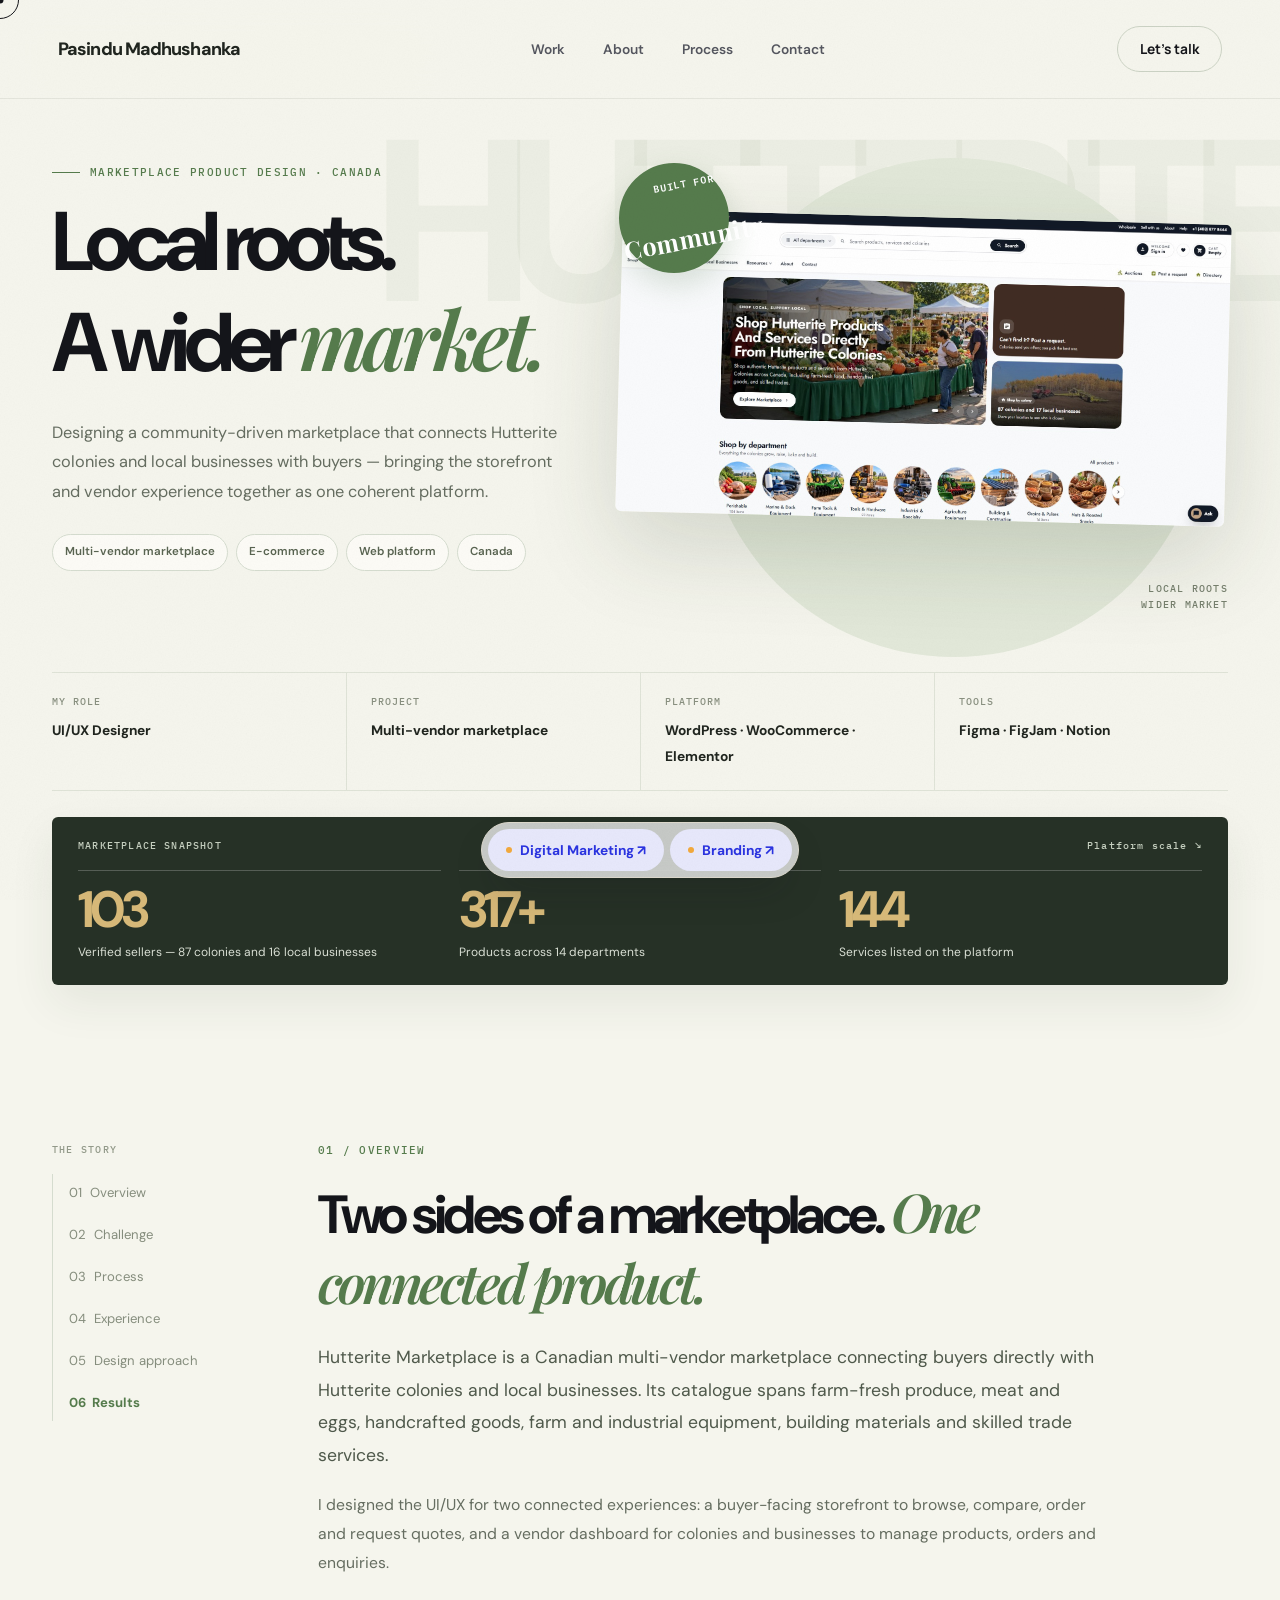
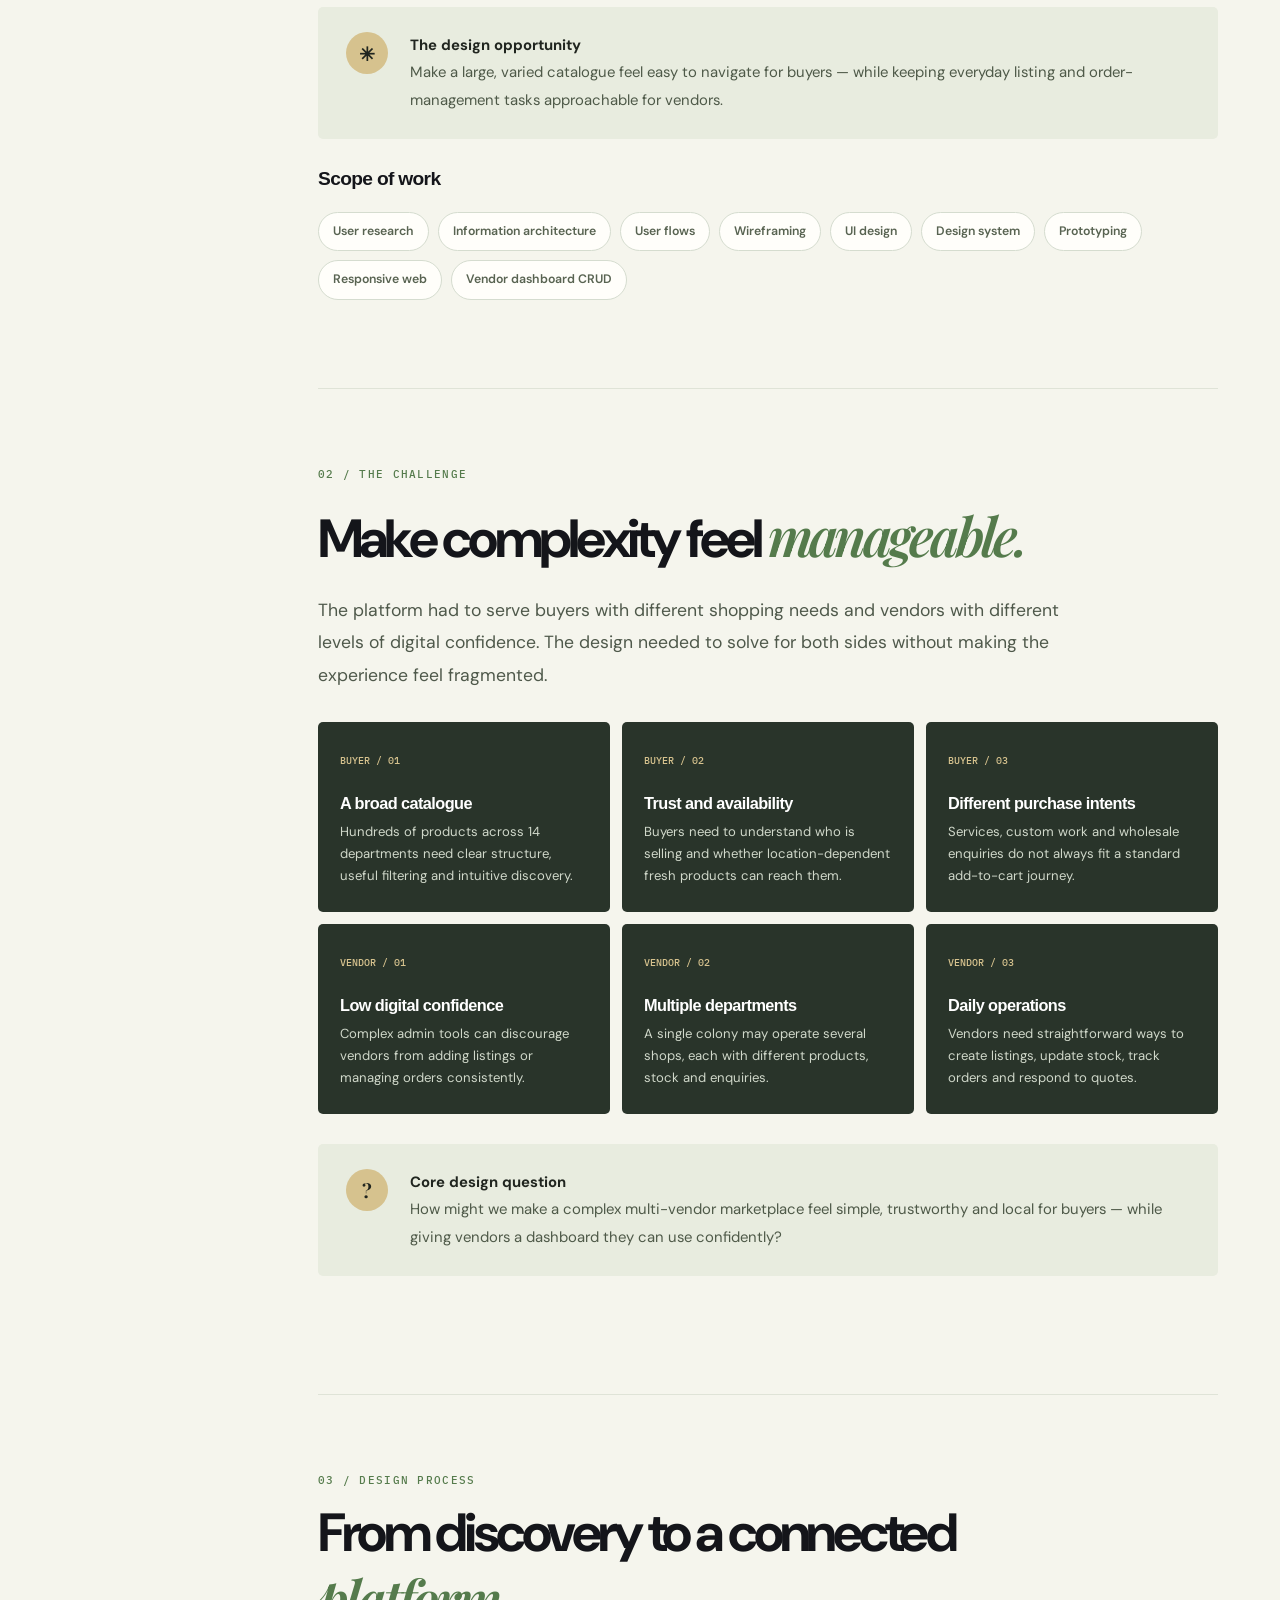
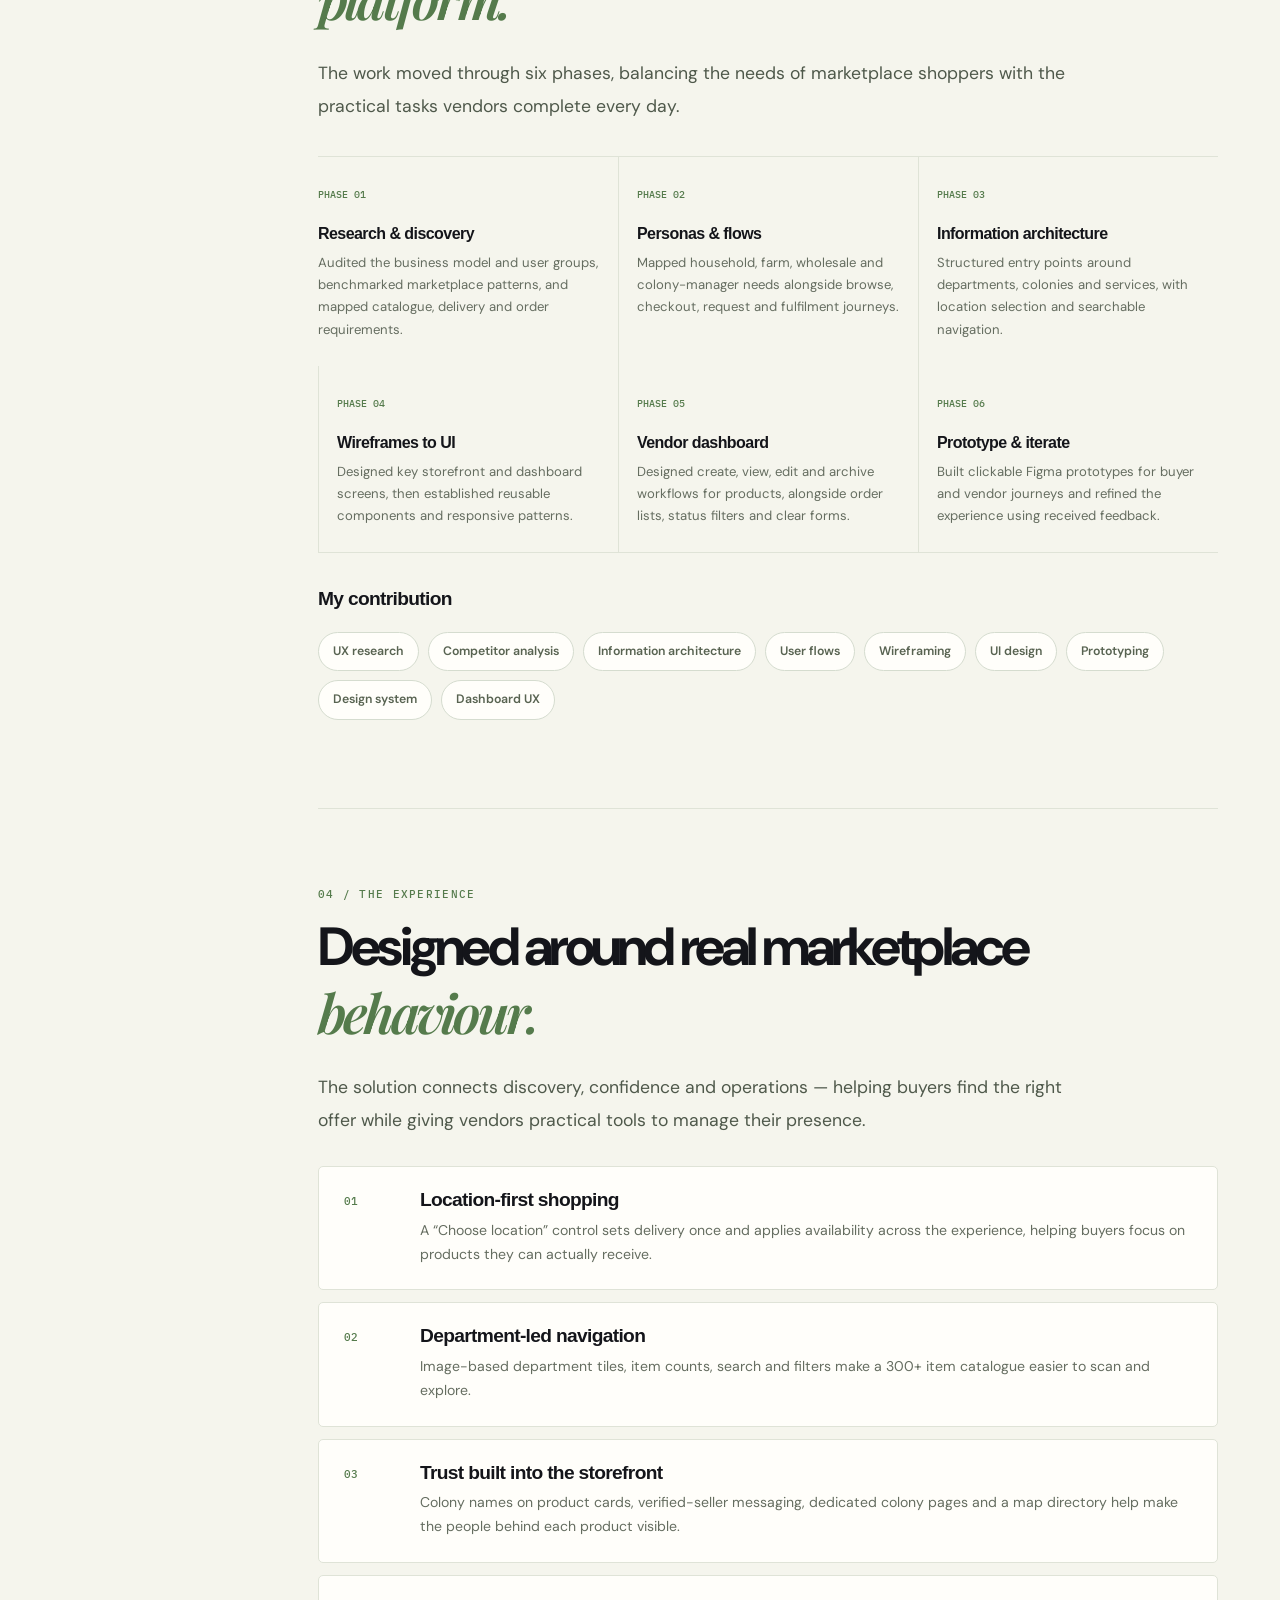
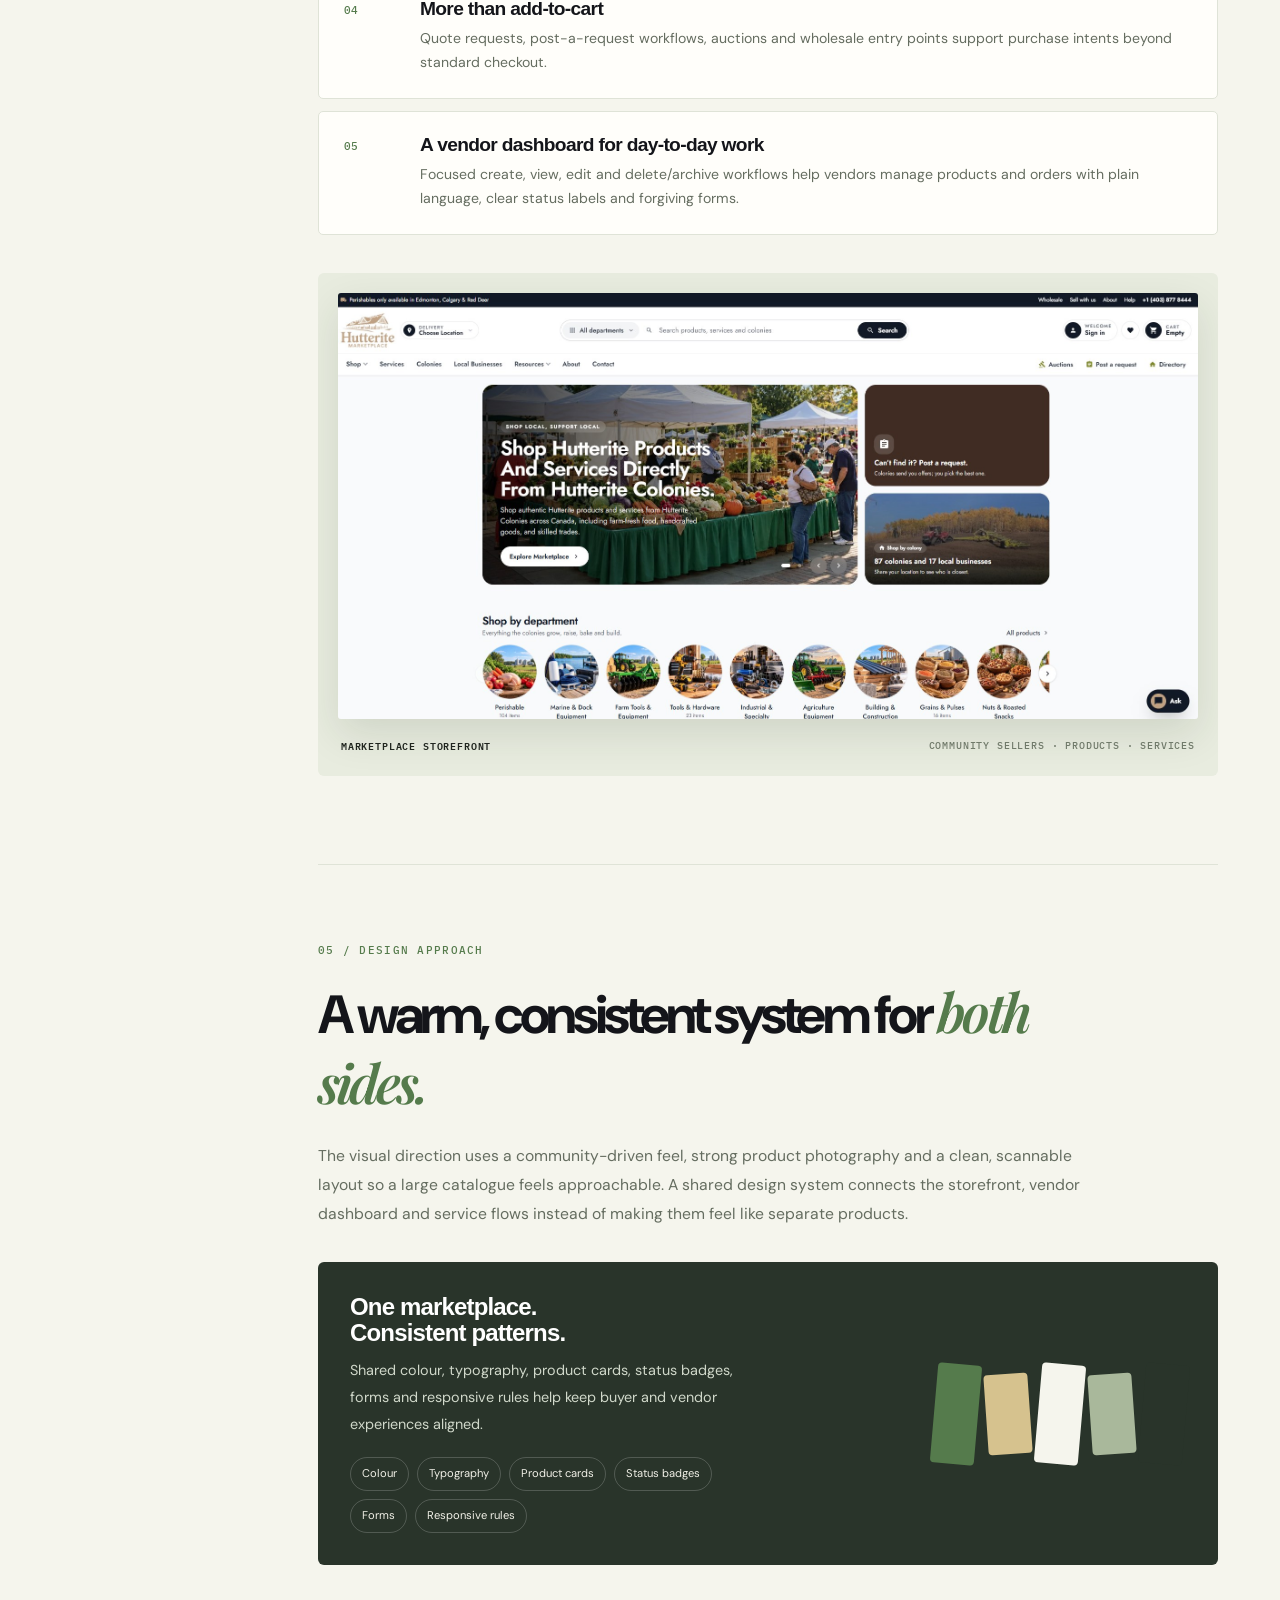
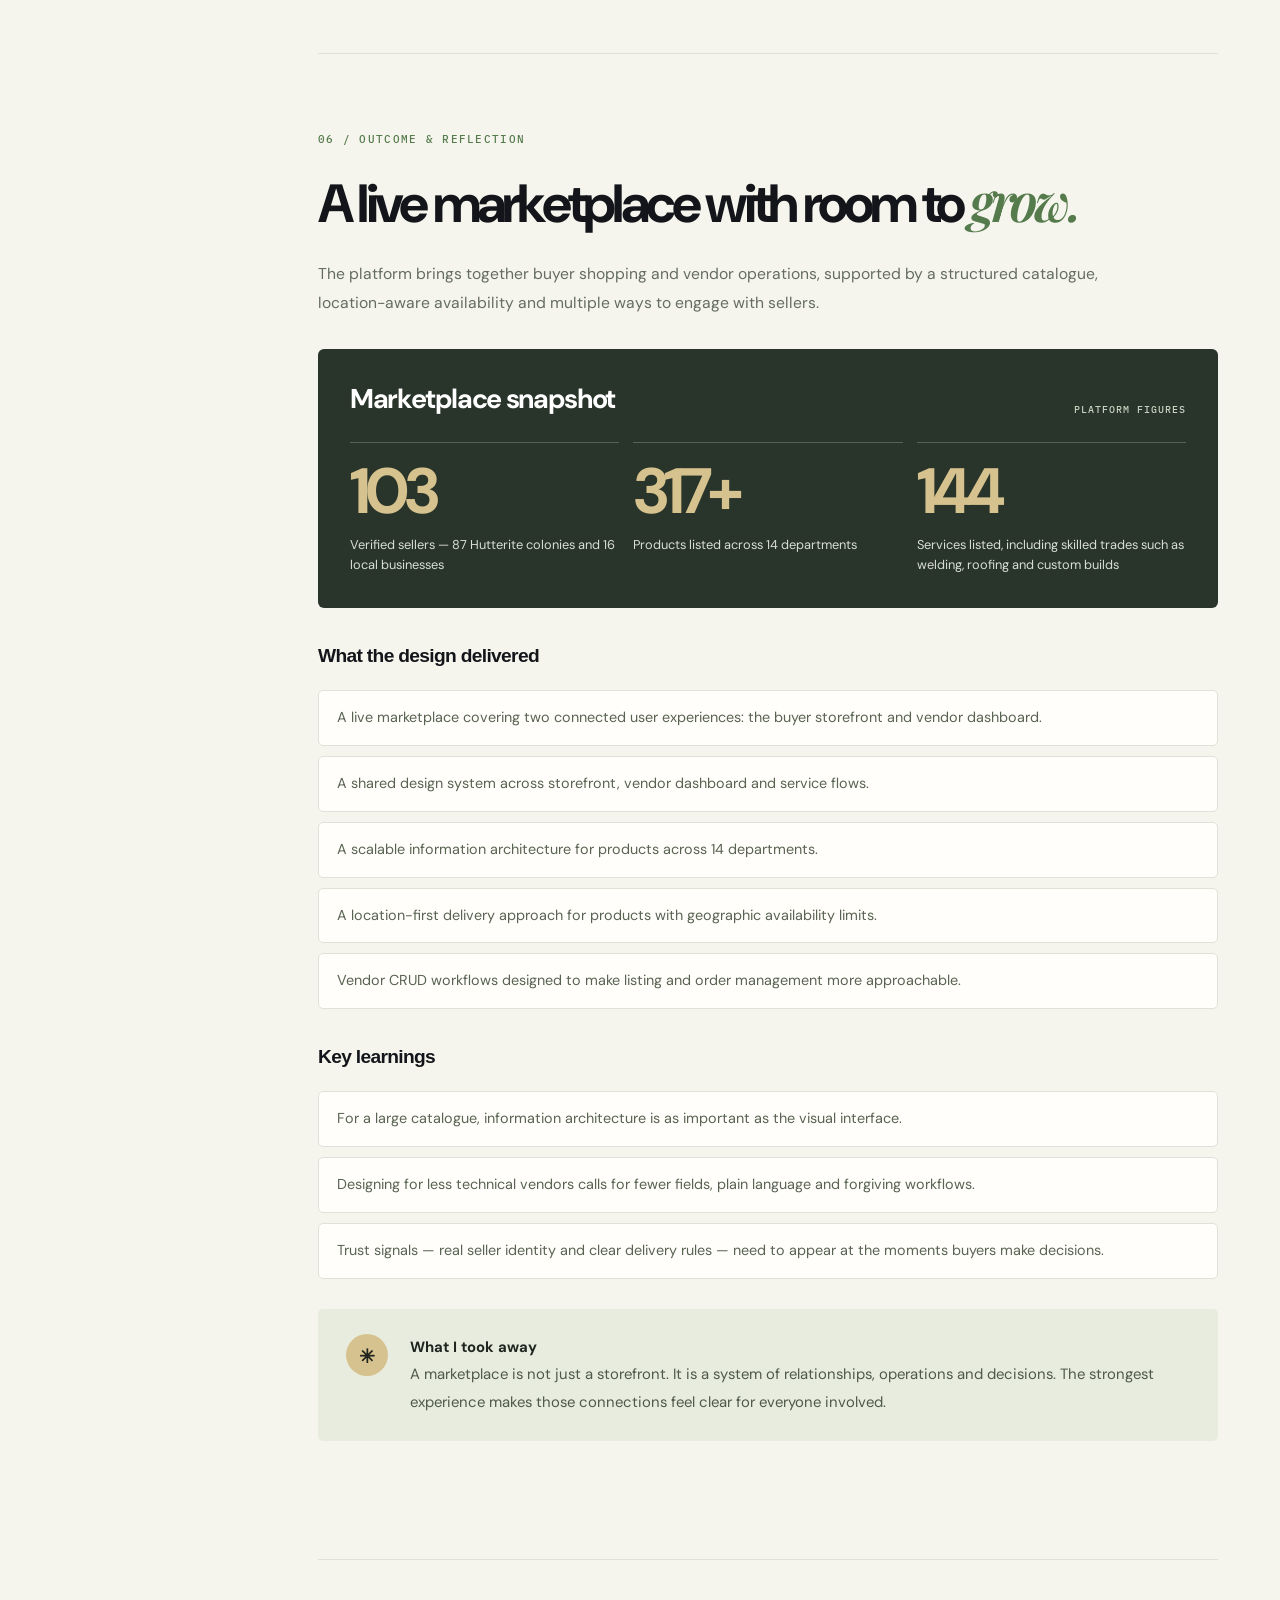
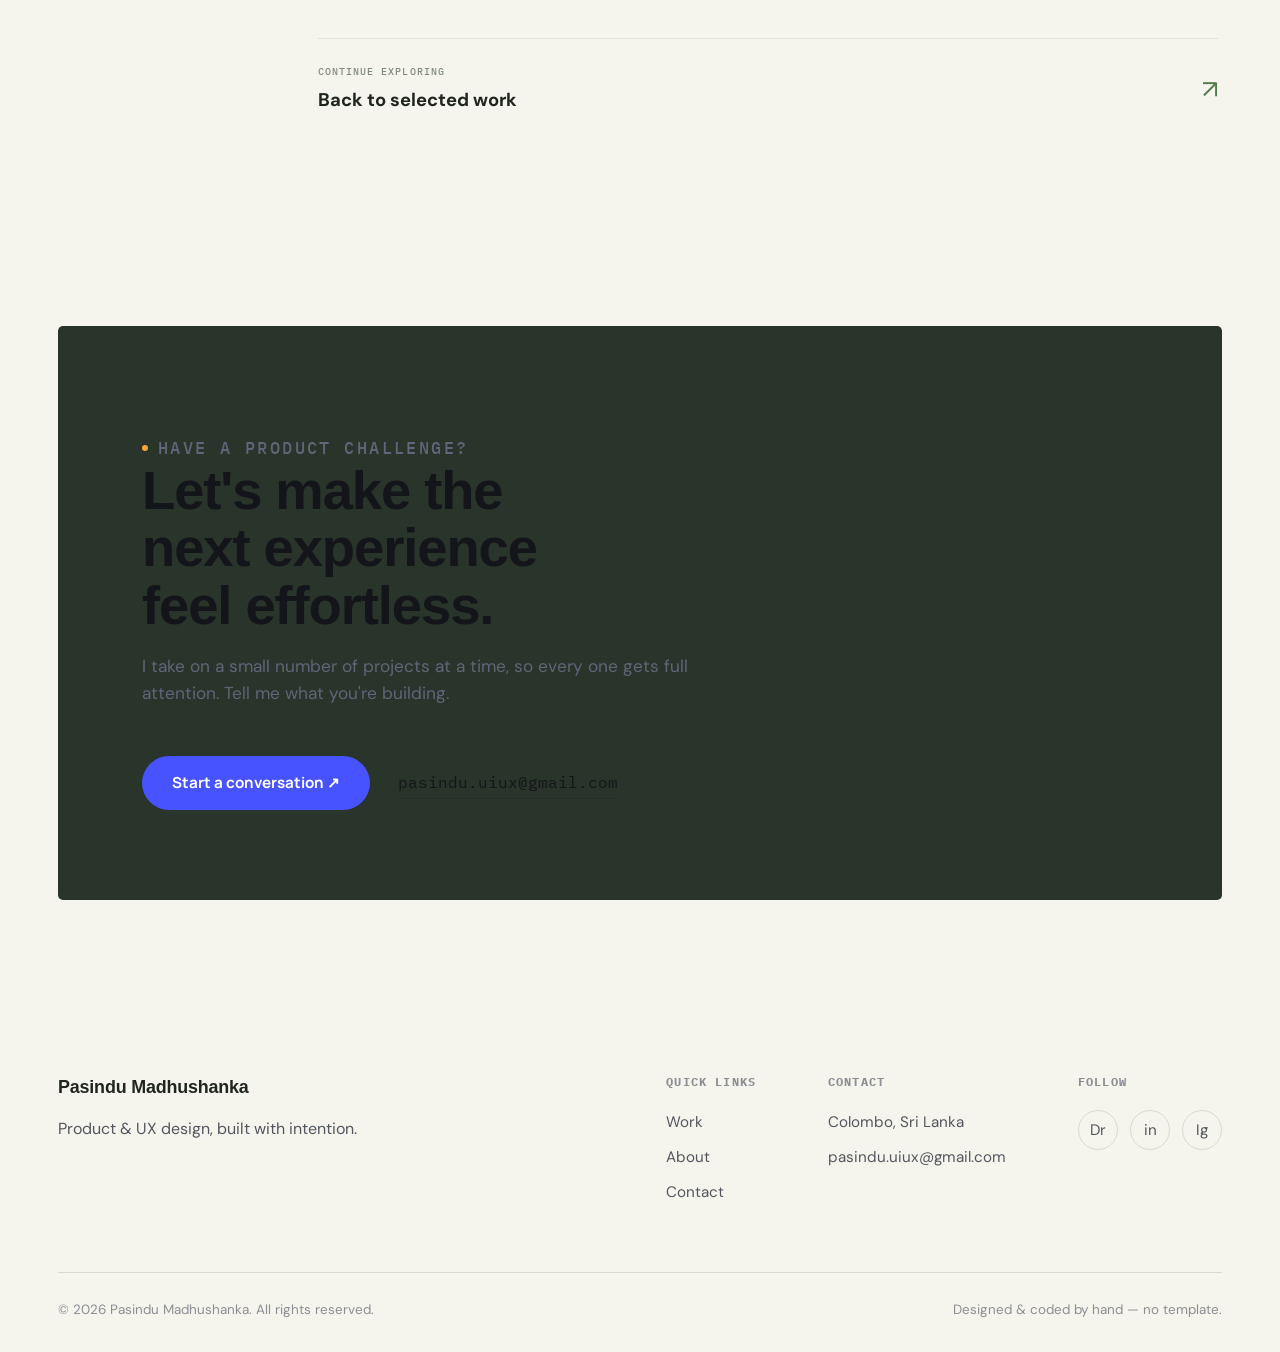
<file: hutterite-case-study.html>
<!doctype html>
<html lang="en">
<head>
<meta charset="utf-8"><meta name="viewport" content="width=device-width, initial-scale=1">
<title>Hutterite Marketplace — Product Design Case Study — Pasindu Madhushanka</title>
<meta name="description" content="A product design case study for a Canadian multi-vendor marketplace connecting buyers with Hutterite colonies and local businesses.">
<link rel="preconnect" href="https://fonts.googleapis.com"><link rel="preconnect" href="https://fonts.gstatic.com" crossorigin>
<link href="https://fonts.googleapis.com/css2?family=DM+Sans:wght@400;500;600;700;800&family=Manrope:wght@400;500;600;700;800&family=Playfair+Display:ital,wght@0,600;0,700;1,600;1,700&family=IBM+Plex+Mono:wght@400;500;600&display=swap" rel="stylesheet">
<link rel="stylesheet" href="styles.css">
<style>
:root{--fc-paper:#f5f5ed;--fc-white:#fffefa;--fc-ink:#20251f;--fc-muted:#74796e;--fc-line:#dfe3d7;--fc-red:#557b4c;--fc-orange:#c89b58;--fc-green:#668b52;--fc-yellow:#e5d7a7;--fc-serif:'Playfair Display',Georgia,serif;--fc-sans:'DM Sans',Manrope,sans-serif}
html{scroll-behavior:smooth;scroll-padding-top:110px}body{background:var(--fc-paper);color:var(--fc-ink);font-family:var(--fc-sans)}.page-veil{display:none}.site-header{background:rgba(245,245,237,.9);backdrop-filter:blur(18px);border-bottom:1px solid rgba(32,37,31,.08)}.site-header .logo{font-family:var(--fc-sans);font-weight:800;letter-spacing:-.05em}.nav-links a{font-size:.86rem}.btn-outline{border-color:#cbd2c4}
.fc-wrap{max-width:1240px;margin:auto;padding:0 32px;position:relative;z-index:1}.fc-hero{padding:52px 0 76px;overflow:hidden;position:relative}.fc-hero:before{content:'HUTTERITE';position:absolute;right:-.06em;top:130px;font:800 clamp(7rem,18vw,18rem)/.8 var(--fc-sans);letter-spacing:-.1em;color:rgba(85,123,76,.055);pointer-events:none}.fc-breadcrumb{display:flex;gap:10px;align-items:center;font:500 .68rem 'IBM Plex Mono',monospace;text-transform:uppercase;letter-spacing:.08em;color:#858b7e;margin-bottom:52px}.fc-breadcrumb a{color:inherit;text-decoration:none}.fc-breadcrumb .slash{color:#bdc5b5}.fc-kicker{display:flex;align-items:center;gap:10px;font:500 .7rem 'IBM Plex Mono',monospace;text-transform:uppercase;letter-spacing:.12em;color:var(--fc-red);margin-bottom:22px}.fc-kicker:before{content:'';width:28px;height:1px;background:var(--fc-red)}
.fc-hero-grid{display:grid;grid-template-columns:minmax(0,.92fr) minmax(420px,1.08fr);gap:48px;align-items:center}.fc-hero h1{font:700 clamp(3.2rem,6.5vw,6.5rem)/.98 var(--fc-sans);letter-spacing:-.085em;max-width:700px;margin:0}.fc-hero h1 em{font:italic 600 .98em var(--fc-serif);letter-spacing:-.065em;color:var(--fc-red)}.fc-lede{font-size:1.02rem;line-height:1.8;color:#656d60;max-width:550px;margin:27px 0 28px}.fc-chips{display:flex;flex-wrap:wrap;gap:8px}.fc-chip{padding:8px 12px;border:1px solid #d5dccf;border-radius:99px;font-size:.72rem;font-weight:600;color:#596451;background:rgba(255,254,250,.7)}
.fc-hero-art{position:relative;min-height:500px;display:flex;align-items:center;justify-content:center}.fc-hero-art:before{content:'';position:absolute;width:82%;aspect-ratio:1;border-radius:50%;background:#e2e8d9;right:4%;top:8%}.fc-hero-art:after{content:'LOCAL ROOTS\A WIDER MARKET';white-space:pre;position:absolute;right:0;bottom:1%;font:500 .65rem/1.6 'IBM Plex Mono',monospace;letter-spacing:.12em;color:#78816f;text-align:right}.fc-hero-art img{position:relative;width:100%;max-width:620px;border-radius:6px;box-shadow:0 35px 90px rgba(43,61,37,.16);transform:rotate(1.5deg);z-index:1}.fc-stamp{position:absolute;z-index:2;left:0;top:9%;width:110px;height:110px;border-radius:50%;background:var(--fc-red);color:#fff;display:grid;place-items:center;text-align:center;font:600 .62rem/1.35 'IBM Plex Mono',monospace;letter-spacing:.08em;transform:rotate(-11deg);box-shadow:0 12px 30px #557b4c35}.fc-stamp b{display:block;font:700 1.55rem var(--fc-serif)}
.fc-project-bar{display:grid;grid-template-columns:repeat(4,1fr);border-top:1px solid var(--fc-line);border-bottom:1px solid var(--fc-line);margin-top:54px}.fc-meta{padding:22px 18px 22px 0}.fc-meta+.fc-meta{padding-left:24px;border-left:1px solid var(--fc-line)}.fc-meta span{display:block;font:500 .62rem 'IBM Plex Mono',monospace;text-transform:uppercase;letter-spacing:.1em;color:#899080;margin-bottom:9px}.fc-meta strong{font-size:.86rem;font-weight:700}
.fc-top-results{margin-top:26px;padding:22px 26px 24px;background:#263126;color:#fff;border-radius:6px;box-shadow:0 18px 45px rgba(43,61,37,.08)}.fc-top-results-head{display:flex;justify-content:space-between;gap:16px;font:500 .62rem 'IBM Plex Mono',monospace;letter-spacing:.12em;color:#c6d0c0}.fc-top-result-grid{display:grid;grid-template-columns:repeat(3,1fr);gap:18px;margin-top:18px}.fc-top-result-grid>div{border-top:1px solid #ffffff38;padding-top:13px}.fc-top-result-grid strong{display:block;font:700 clamp(2rem,4vw,3.2rem)/1 var(--fc-sans);letter-spacing:-.08em;color:#d6b878}.fc-top-result-grid span{display:block;margin-top:8px;color:#d9dfd4;font-size:.75rem;line-height:1.5}
.fc-layout{display:grid;grid-template-columns:190px minmax(0,1fr);gap:76px;max-width:1240px;margin:0 auto;padding:82px 32px 96px}.fc-side{position:relative}.fc-side-inner{position:sticky;top:112px}.fc-side-label{font:500 .64rem 'IBM Plex Mono',monospace;letter-spacing:.12em;text-transform:uppercase;color:#929989;margin-bottom:18px}.fc-side nav{display:flex;flex-direction:column;gap:5px;border-left:1px solid #d5dccf;padding-left:16px}.fc-side nav a{text-decoration:none;color:#858d7d;font-size:.82rem;padding:8px 0;transition:.2s}.fc-side nav a:hover,.fc-side nav a.active{color:var(--fc-red);font-weight:700}.fc-content{min-width:0;max-width:900px}.fc-section{padding:0 0 88px;margin-bottom:78px;border-bottom:1px solid var(--fc-line)}.fc-section:last-child{border:0;margin-bottom:0}.fc-eyebrow{font:500 .67rem 'IBM Plex Mono',monospace;letter-spacing:.12em;text-transform:uppercase;color:var(--fc-red);margin:0 0 18px}.fc-section h2{font:700 clamp(2.2rem,4.2vw,4rem)/1.06 var(--fc-sans);letter-spacing:-.07em;max-width:790px;margin:0 0 24px}.fc-section h2 em{font:italic 600 1em var(--fc-serif);color:var(--fc-red)}.fc-section h3{font-size:1.2rem;letter-spacing:-.035em;margin:0 0 12px}.fc-section p{font-size:.98rem;line-height:1.85;color:#656d60;max-width:780px;margin:0 0 18px}.fc-section .fc-intro{font-size:1.1rem;line-height:1.85;color:#4f594b;max-width:780px}
.fc-note{background:#e8ecdf;border-radius:5px;padding:25px 28px;margin:30px 0;display:grid;grid-template-columns:46px 1fr;gap:18px;align-items:start}.fc-note-mark{width:42px;height:42px;border-radius:50%;background:#d6c28e;display:grid;place-items:center;font:700 1.2rem var(--fc-serif)}.fc-note p{margin:0;color:#4e5948;font-size:.93rem}.fc-note strong{color:var(--fc-ink)}.fc-audience,.fc-problem-grid,.fc-principles{display:grid;grid-template-columns:repeat(3,1fr);gap:12px;margin:30px 0}.fc-audience-card,.fc-principle{padding:23px 22px;background:var(--fc-white);border:1px solid var(--fc-line);border-radius:5px;min-height:150px}.fc-audience-card span,.fc-principle .n{font:500 .65rem 'IBM Plex Mono',monospace;color:var(--fc-red)}.fc-audience-card p,.fc-principle p{font-size:.86rem;line-height:1.7;margin:18px 0 0;color:#626b5d}.fc-problem{background:#29342a;color:#fff;border-radius:5px;padding:24px 22px;min-height:190px;position:relative;overflow:hidden}.fc-problem .n{font:500 .65rem 'IBM Plex Mono',monospace;color:#d6c28e}.fc-problem h3{font-size:1.02rem;margin:24px 0 9px;color:#fff}.fc-problem p{font-size:.82rem;line-height:1.65;color:#d0d8ca;margin:0}.fc-insights{display:grid;grid-template-columns:1fr 1fr;gap:0;border-top:1px solid var(--fc-line);margin-top:28px}.fc-insight{padding:21px 24px 21px 0;border-bottom:1px solid var(--fc-line);display:grid;grid-template-columns:32px 1fr;gap:12px}.fc-insight:nth-child(odd){border-right:1px solid var(--fc-line)}.fc-insight:nth-child(even){padding-left:24px}.fc-insight b{font:500 .68rem 'IBM Plex Mono',monospace;color:var(--fc-red)}.fc-insight p{font-size:.87rem;line-height:1.65;margin:0}.fc-process{display:grid;grid-template-columns:repeat(3,1fr);gap:0;margin-top:34px;border-top:1px solid var(--fc-line);border-bottom:1px solid var(--fc-line)}.fc-phase{padding:23px 18px 25px 0}.fc-phase+.fc-phase{padding-left:18px;border-left:1px solid var(--fc-line)}.fc-phase span{font:500 .65rem 'IBM Plex Mono',monospace;color:var(--fc-red)}.fc-phase h3{font-size:1rem;margin:20px 0 9px}.fc-phase p{font-size:.82rem;line-height:1.7;margin:0}.fc-responsibilities{display:flex;flex-wrap:wrap;gap:9px;margin-top:22px}.fc-responsibilities span{border:1px solid #d5dccf;background:#fffefa;border-radius:99px;padding:9px 14px;font-size:.77rem;font-weight:600;color:#586351}.fc-feature-list{display:grid;gap:12px;margin-top:30px}.fc-feature{padding:23px 25px;background:#fffefa;border:1px solid var(--fc-line);border-radius:5px;display:grid;grid-template-columns:58px 1fr;gap:18px}.fc-feature .n{font:500 .7rem 'IBM Plex Mono',monospace;color:var(--fc-red);padding-top:4px}.fc-feature h3{margin:0 0 8px}.fc-feature p{font-size:.88rem;line-height:1.7;margin:0}.fc-image-feature{margin:38px 0 0;background:#e8ecdf;border-radius:6px;padding:20px;overflow:hidden}.fc-image-feature img{display:block;width:100%;height:auto;border-radius:3px;box-shadow:0 15px 40px rgba(36,51,32,.12)}.fc-image-caption{display:flex;justify-content:space-between;gap:18px;align-items:center;padding:17px 3px 2px;color:#707a6a;font:500 .65rem 'IBM Plex Mono',monospace;text-transform:uppercase;letter-spacing:.08em}.fc-image-caption strong{color:var(--fc-ink);font-weight:600}.fc-design-system{margin-top:34px;background:#29342a;color:#fff;border-radius:6px;padding:32px;display:grid;grid-template-columns:1fr 1fr;gap:28px;align-items:center}.fc-design-system h3{font-size:1.5rem;color:#fff;margin-bottom:12px}.fc-design-system p{color:#d0d8ca;font-size:.9rem;margin:0}.fc-token-list{display:flex;flex-wrap:wrap;gap:8px;margin-top:20px}.fc-token-list span{border:1px solid #ffffff30;border-radius:99px;padding:7px 11px;font-size:.7rem;color:#f1f0e7}.fc-palette{display:flex;gap:8px;align-items:center;justify-content:flex-end}.fc-palette i{display:block;width:44px;height:100px;border-radius:4px;transform:rotate(5deg)}.fc-palette i:nth-child(2n){transform:rotate(-4deg);height:80px}.fc-palette i:nth-child(1){background:#557b4c}.fc-palette i:nth-child(2){background:#d6c28e}.fc-palette i:nth-child(3){background:#f5f5ed}.fc-palette i:nth-child(4){background:#a9b89b}.fc-palette i:nth-child(5){background:#29342a}.fc-results{background:#29342a;color:#fff;border-radius:6px;padding:32px;margin-top:32px}.fc-results-head{display:flex;justify-content:space-between;gap:18px;align-items:end;margin-bottom:26px}.fc-results-head h3{color:#fff;font:700 1.7rem var(--fc-sans);letter-spacing:-.05em;margin:0}.fc-results-head span{font:500 .62rem 'IBM Plex Mono',monospace;color:#c6d0c0;text-transform:uppercase;letter-spacing:.1em}.fc-result-grid{display:grid;grid-template-columns:repeat(3,1fr);gap:14px}.fc-result{border-top:1px solid #ffffff38;padding-top:17px}.fc-result strong{display:block;font:700 clamp(2.5rem,5vw,4rem)/1 var(--fc-sans);letter-spacing:-.08em;color:#d6c28e}.fc-result span{display:block;color:#d9dfd4;font-size:.8rem;line-height:1.6;margin-top:11px}.fc-result-note{font-size:.68rem!important;color:#aeb9a8!important;margin:22px 0 0!important;line-height:1.6!important}.fc-outcome-list{display:grid;gap:10px;margin-top:24px}.fc-outcome-list div{padding:15px 18px;border:1px solid var(--fc-line);border-radius:5px;background:#fffefa;color:#596352;font-size:.9rem;line-height:1.65}.fc-side nav a.active{color:var(--fc-red)}.fc-next{display:flex;justify-content:space-between;align-items:center;padding:25px 0;border-top:1px solid var(--fc-line);text-decoration:none;color:var(--fc-ink)}.fc-next span{display:block;font:500 .65rem 'IBM Plex Mono',monospace;color:#828a7b;text-transform:uppercase;letter-spacing:.1em}.fc-next strong{display:block;font-size:1.15rem;margin-top:8px}.fc-next .arrow{font-size:1.6rem;color:var(--fc-red)}.fc-cta{background:#29342a!important}
@media(max-width:900px){.fc-hero-grid{grid-template-columns:1fr;gap:18px}.fc-hero-art{min-height:390px}.fc-hero-art img{max-width:680px}.fc-layout{grid-template-columns:1fr;gap:0;padding-top:60px}.fc-side{display:none}.fc-project-bar{grid-template-columns:repeat(2,1fr)}.fc-meta:nth-child(3){border-left:0;padding-left:0;border-top:1px solid var(--fc-line)}.fc-meta:nth-child(4){border-top:1px solid var(--fc-line)}.fc-process{grid-template-columns:repeat(2,1fr)}.fc-phase:nth-child(3),.fc-phase:nth-child(5){border-left:0;padding-left:0}.fc-phase:nth-child(n+3){border-top:1px solid var(--fc-line)}}
@media(max-width:600px){.fc-wrap{padding:0 20px}.fc-hero{padding:32px 0 52px}.fc-breadcrumb{margin-bottom:36px}.fc-hero h1{font-size:clamp(2.9rem,14vw,4.7rem)}.fc-hero-art{min-height:290px}.fc-stamp{width:78px;height:78px;font-size:.5rem}.fc-stamp b{font-size:1.2rem}.fc-project-bar{margin-top:34px}.fc-meta{padding:16px 8px 16px 0}.fc-meta+.fc-meta{padding-left:13px}.fc-meta strong{font-size:.77rem}.fc-top-results{padding:19px}.fc-top-result-grid{gap:10px}.fc-top-result-grid strong{font-size:1.9rem}.fc-top-result-grid span{font-size:.66rem}.fc-layout{padding:54px 20px 66px}.fc-section{padding-bottom:60px;margin-bottom:56px}.fc-audience,.fc-problem-grid,.fc-principles{grid-template-columns:1fr}.fc-audience-card,.fc-problem{min-height:0}.fc-insights{grid-template-columns:1fr}.fc-insight:nth-child(odd){border-right:0}.fc-insight:nth-child(even){padding-left:0}.fc-process{grid-template-columns:1fr}.fc-phase,.fc-phase+.fc-phase{padding:19px 0;border-left:0;border-top:1px solid var(--fc-line)}.fc-phase:first-child{border-top:0}.fc-feature{grid-template-columns:34px 1fr;padding:19px 17px}.fc-design-system{grid-template-columns:1fr;padding:24px}.fc-palette{justify-content:flex-start}.fc-palette i{height:70px;width:35px}.fc-palette i:nth-child(2n){height:56px}.fc-result-grid{grid-template-columns:1fr;gap:20px}.fc-results{padding:24px}.fc-results-head{display:block}.fc-results-head span{display:block;margin-top:10px}.fc-image-feature{padding:11px}.fc-image-caption{display:block;line-height:1.8}.fc-image-caption strong{display:block}.fc-section h2{font-size:2.45rem}}
</style>
</head>
<body>
<a class="skip-link" href="#main">Skip to content</a><div class="scroll-progress" aria-hidden="true"></div>
<header class="site-header"><div class="container nav-inner"><a class="logo" href="index.html">Pasindu&nbsp;Madhushanka</a><nav class="nav-links" aria-label="Primary"><a href="index.html#work">Work</a><a href="index.html#about">About</a><a href="index.html#process">Process</a><a href="index.html#contact">Contact</a></nav><div class="nav-right"><a class="btn btn-outline btn-sm" href="index.html#contact">Let's talk</a><button class="menu-toggle" aria-label="Open menu" aria-expanded="false"><span></span><span></span><span></span></button></div></div></header>
<div class="mobile-menu" id="mobileMenu"><span class="mono-tag">Menu — 01 / 04</span><a href="index.html#work">Work</a><a href="index.html#about">About</a><a href="index.html#process">Process</a><a href="index.html#contact">Contact</a><a class="btn btn-primary mobile-cta" href="index.html#contact">Start a project</a></div>
<main id="main">
<section class="fc-hero"><div class="fc-wrap"><nav class="fc-breadcrumb" aria-label="Breadcrumb"><a href="index.html">Home</a><span class="slash">/</span><a href="index.html#work">Selected work</a><span class="slash">/</span><span>Hutterite Marketplace</span></nav>
<div class="fc-hero-grid"><div><div class="fc-kicker">Marketplace product design · Canada</div><h1>Local roots.<br>A wider <em>market.</em></h1><p class="fc-lede">Designing a community-driven marketplace that connects Hutterite colonies and local businesses with buyers — bringing the storefront and vendor experience together as one coherent platform.</p><div class="fc-chips"><span class="fc-chip">Multi-vendor marketplace</span><span class="fc-chip">E-commerce</span><span class="fc-chip">Web platform</span><span class="fc-chip">Canada</span></div></div>
<div class="fc-hero-art"><div class="fc-stamp">BUILT FOR<br><b>Community</b></div><img src="Hutterite_Marketplace.jpg" alt="Hutterite Marketplace storefront design" fetchpriority="high"></div></div>
<div class="fc-project-bar"><div class="fc-meta"><span>My role</span><strong>UI/UX Designer</strong></div><div class="fc-meta"><span>Project</span><strong>Multi-vendor marketplace</strong></div><div class="fc-meta"><span>Platform</span><strong>WordPress · WooCommerce · Elementor</strong></div><div class="fc-meta"><span>Tools</span><strong>Figma · FigJam · Notion</strong></div></div>
<div class="fc-top-results" aria-label="Marketplace snapshot"><div class="fc-top-results-head"><span>MARKETPLACE SNAPSHOT</span><span>Platform scale ↘</span></div><div class="fc-top-result-grid"><div><strong>103</strong><span>Verified sellers — 87 colonies and 16 local businesses</span></div><div><strong>317+</strong><span>Products across 14 departments</span></div><div><strong>144</strong><span>Services listed on the platform</span></div></div></div></div></section>
<section class="fc-layout"><aside class="fc-side"><div class="fc-side-inner"><div class="fc-side-label">The story</div><nav><a href="#overview" class="active">01&nbsp; Overview</a><a href="#challenge">02&nbsp; Challenge</a><a href="#process">03&nbsp; Process</a><a href="#experience">04&nbsp; Experience</a><a href="#system">05&nbsp; Design approach</a><a href="#outcome">06&nbsp; Results</a></nav></div></aside><div class="fc-content">
<section class="fc-section" id="overview"><div class="fc-eyebrow">01 / Overview</div><h2>Two sides of a marketplace. <em>One connected product.</em></h2><p class="fc-intro">Hutterite Marketplace is a Canadian multi-vendor marketplace connecting buyers directly with Hutterite colonies and local businesses. Its catalogue spans farm-fresh produce, meat and eggs, handcrafted goods, farm and industrial equipment, building materials and skilled trade services.</p><p>I designed the UI/UX for two connected experiences: a buyer-facing storefront to browse, compare, order and request quotes, and a vendor dashboard for colonies and businesses to manage products, orders and enquiries.</p><div class="fc-note"><div class="fc-note-mark">✳</div><p><strong>The design opportunity</strong><br>Make a large, varied catalogue feel easy to navigate for buyers — while keeping everyday listing and order-management tasks approachable for vendors.</p></div><h3>Scope of work</h3><div class="fc-responsibilities"><span>User research</span><span>Information architecture</span><span>User flows</span><span>Wireframing</span><span>UI design</span><span>Design system</span><span>Prototyping</span><span>Responsive web</span><span>Vendor dashboard CRUD</span></div></section>
<section class="fc-section" id="challenge"><div class="fc-eyebrow">02 / The challenge</div><h2>Make complexity feel <em>manageable.</em></h2><p class="fc-intro">The platform had to serve buyers with different shopping needs and vendors with different levels of digital confidence. The design needed to solve for both sides without making the experience feel fragmented.</p><div class="fc-problem-grid"><article class="fc-problem"><span class="n">BUYER / 01</span><h3>A broad catalogue</h3><p>Hundreds of products across 14 departments need clear structure, useful filtering and intuitive discovery.</p></article><article class="fc-problem"><span class="n">BUYER / 02</span><h3>Trust and availability</h3><p>Buyers need to understand who is selling and whether location-dependent fresh products can reach them.</p></article><article class="fc-problem"><span class="n">BUYER / 03</span><h3>Different purchase intents</h3><p>Services, custom work and wholesale enquiries do not always fit a standard add-to-cart journey.</p></article><article class="fc-problem"><span class="n">VENDOR / 01</span><h3>Low digital confidence</h3><p>Complex admin tools can discourage vendors from adding listings or managing orders consistently.</p></article><article class="fc-problem"><span class="n">VENDOR / 02</span><h3>Multiple departments</h3><p>A single colony may operate several shops, each with different products, stock and enquiries.</p></article><article class="fc-problem"><span class="n">VENDOR / 03</span><h3>Daily operations</h3><p>Vendors need straightforward ways to create listings, update stock, track orders and respond to quotes.</p></article></div><div class="fc-note"><div class="fc-note-mark">?</div><p><strong>Core design question</strong><br>How might we make a complex multi-vendor marketplace feel simple, trustworthy and local for buyers — while giving vendors a dashboard they can use confidently?</p></div></section>
<section class="fc-section" id="process"><div class="fc-eyebrow">03 / Design process</div><h2>From discovery to a connected <em>platform.</em></h2><p class="fc-intro">The work moved through six phases, balancing the needs of marketplace shoppers with the practical tasks vendors complete every day.</p><div class="fc-process"><article class="fc-phase"><span>PHASE 01</span><h3>Research & discovery</h3><p>Audited the business model and user groups, benchmarked marketplace patterns, and mapped catalogue, delivery and order requirements.</p></article><article class="fc-phase"><span>PHASE 02</span><h3>Personas & flows</h3><p>Mapped household, farm, wholesale and colony-manager needs alongside browse, checkout, request and fulfilment journeys.</p></article><article class="fc-phase"><span>PHASE 03</span><h3>Information architecture</h3><p>Structured entry points around departments, colonies and services, with location selection and searchable navigation.</p></article><article class="fc-phase"><span>PHASE 04</span><h3>Wireframes to UI</h3><p>Designed key storefront and dashboard screens, then established reusable components and responsive patterns.</p></article><article class="fc-phase"><span>PHASE 05</span><h3>Vendor dashboard</h3><p>Designed create, view, edit and archive workflows for products, alongside order lists, status filters and clear forms.</p></article><article class="fc-phase"><span>PHASE 06</span><h3>Prototype & iterate</h3><p>Built clickable Figma prototypes for buyer and vendor journeys and refined the experience using received feedback.</p></article></div><h3 style="margin-top:36px">My contribution</h3><div class="fc-responsibilities"><span>UX research</span><span>Competitor analysis</span><span>Information architecture</span><span>User flows</span><span>Wireframing</span><span>UI design</span><span>Prototyping</span><span>Design system</span><span>Dashboard UX</span></div></section>
<section class="fc-section" id="experience"><div class="fc-eyebrow">04 / The experience</div><h2>Designed around real marketplace <em>behaviour.</em></h2><p class="fc-intro">The solution connects discovery, confidence and operations — helping buyers find the right offer while giving vendors practical tools to manage their presence.</p><div class="fc-feature-list"><article class="fc-feature"><span class="n">01</span><div><h3>Location-first shopping</h3><p>A “Choose location” control sets delivery once and applies availability across the experience, helping buyers focus on products they can actually receive.</p></div></article><article class="fc-feature"><span class="n">02</span><div><h3>Department-led navigation</h3><p>Image-based department tiles, item counts, search and filters make a 300+ item catalogue easier to scan and explore.</p></div></article><article class="fc-feature"><span class="n">03</span><div><h3>Trust built into the storefront</h3><p>Colony names on product cards, verified-seller messaging, dedicated colony pages and a map directory help make the people behind each product visible.</p></div></article><article class="fc-feature"><span class="n">04</span><div><h3>More than add-to-cart</h3><p>Quote requests, post-a-request workflows, auctions and wholesale entry points support purchase intents beyond standard checkout.</p></div></article><article class="fc-feature"><span class="n">05</span><div><h3>A vendor dashboard for day-to-day work</h3><p>Focused create, view, edit and delete/archive workflows help vendors manage products and orders with plain language, clear status labels and forgiving forms.</p></div></article></div><div class="fc-image-feature"><img src="Hutterite_Marketplace.jpg" alt="Hutterite Marketplace storefront and catalogue presentation" loading="lazy"><div class="fc-image-caption"><strong>Marketplace storefront</strong><span>Community sellers · Products · Services</span></div></div></section>
<section class="fc-section" id="system"><div class="fc-eyebrow">05 / Design approach</div><h2>A warm, consistent system for <em>both sides.</em></h2><p>The visual direction uses a community-driven feel, strong product photography and a clean, scannable layout so a large catalogue feels approachable. A shared design system connects the storefront, vendor dashboard and service flows instead of making them feel like separate products.</p><div class="fc-design-system"><div><h3>One marketplace.<br>Consistent patterns.</h3><p>Shared colour, typography, product cards, status badges, forms and responsive rules help keep buyer and vendor experiences aligned.</p><div class="fc-token-list"><span>Colour</span><span>Typography</span><span>Product cards</span><span>Status badges</span><span>Forms</span><span>Responsive rules</span></div></div><div class="fc-palette" aria-label="Marketplace visual palette"><i></i><i></i><i></i><i></i><i></i></div></div></section>
<section class="fc-section" id="outcome"><div class="fc-eyebrow">06 / Outcome & reflection</div><h2>A live marketplace with room to <em>grow.</em></h2><p>The platform brings together buyer shopping and vendor operations, supported by a structured catalogue, location-aware availability and multiple ways to engage with sellers.</p><div class="fc-results"><div class="fc-results-head"><h3>Marketplace snapshot</h3><span>Platform figures</span></div><div class="fc-result-grid"><div class="fc-result"><strong>103</strong><span>Verified sellers — 87 Hutterite colonies and 16 local businesses</span></div><div class="fc-result"><strong>317+</strong><span>Products listed across 14 departments</span></div><div class="fc-result"><strong>144</strong><span>Services listed, including skilled trades such as welding, roofing and custom builds</span></div></div></div><h3 style="margin-top:38px">What the design delivered</h3><div class="fc-outcome-list"><div>A live marketplace covering two connected user experiences: the buyer storefront and vendor dashboard.</div><div>A shared design system across storefront, vendor dashboard and service flows.</div><div>A scalable information architecture for products across 14 departments.</div><div>A location-first delivery approach for products with geographic availability limits.</div><div>Vendor CRUD workflows designed to make listing and order management more approachable.</div></div><h3 style="margin-top:38px">Key learnings</h3><div class="fc-outcome-list"><div>For a large catalogue, information architecture is as important as the visual interface.</div><div>Designing for less technical vendors calls for fewer fields, plain language and forgiving workflows.</div><div>Trust signals — real seller identity and clear delivery rules — need to appear at the moments buyers make decisions.</div></div><div class="fc-note" style="margin-top:30px"><div class="fc-note-mark">✳</div><p><strong>What I took away</strong><br>A marketplace is not just a storefront. It is a system of relationships, operations and decisions. The strongest experience makes those connections feel clear for everyone involved.</p></div></section>
<a class="fc-next" href="index.html#work"><div><span>Continue exploring</span><strong>Back to selected work</strong></div><div class="arrow">↗</div></a>
</div></section>
<section class="section section--tight"><div class="container"><div class="cta-banner fc-cta" data-reveal><div class="inner"><p class="eyebrow" style="color:#d4ddcf"><span class="dot"></span>Have a product challenge?</p><h2>Let's make the next experience feel effortless.</h2><p>I take on a small number of projects at a time, so every one gets full attention. Tell me what you're building.</p><div class="cta-actions"><a class="btn btn-on-dark magnetic" href="mailto:pasindu.uiux@gmail.com">Start a conversation ↗</a><a class="cta-email" href="mailto:pasindu.uiux@gmail.com">pasindu.uiux@gmail.com</a></div></div></div></div></section>
</main>
<footer class="footer"><div class="container"><div class="footer-top"><div class="footer-brand"><a class="logo" href="index.html">Pasindu&nbsp;Madhushanka</a><p>Product &amp; UX design, built with intention.</p></div><div class="footer-cols"><div class="footer-col"><h4>Quick links</h4><a href="index.html#work">Work</a><a href="index.html#about">About</a><a href="index.html#contact">Contact</a></div><div class="footer-col"><h4>Contact</h4><p>Colombo, Sri Lanka</p><a href="mailto:pasindu.uiux@gmail.com">pasindu.uiux@gmail.com</a></div><div class="footer-col"><h4>Follow</h4><div class="social-row"><a href="https://dribbble.com/PasinduDM" aria-label="Dribbble" target="_blank" rel="noopener">Dr</a><a href="https://www.linkedin.com/in/pasindu-uiux/" aria-label="LinkedIn" target="_blank" rel="noopener">in</a><a href="https://www.instagram.com/pasindu_uiux/" aria-label="Instagram" target="_blank" rel="noopener">Ig</a></div></div></div></div><div class="footer-bottom"><span>© 2026 Pasindu Madhushanka. All rights reserved.</span><span>Designed &amp; coded by hand — no template.</span></div></div></footer>
<nav class="float-nav" aria-label="Services"><a class="float-cta" href="digital-marketing.html">Digital Marketing ↗</a><a class="float-cta" href="branding.html">Branding ↗</a></nav>
<script src="script.js"></script><script>(()=>{const links=[...document.querySelectorAll('.fc-side nav a')];const sections=links.map(a=>document.querySelector(a.getAttribute('href'))).filter(Boolean);if(!('IntersectionObserver'in window))return;const io=new IntersectionObserver(entries=>entries.forEach(e=>{if(e.isIntersecting)links.forEach(a=>a.classList.toggle('active',a.getAttribute('href')==='#'+e.target.id))}),{rootMargin:'-25% 0px -65% 0px'});sections.forEach(s=>io.observe(s))})();</script>
</body></html>
</file>
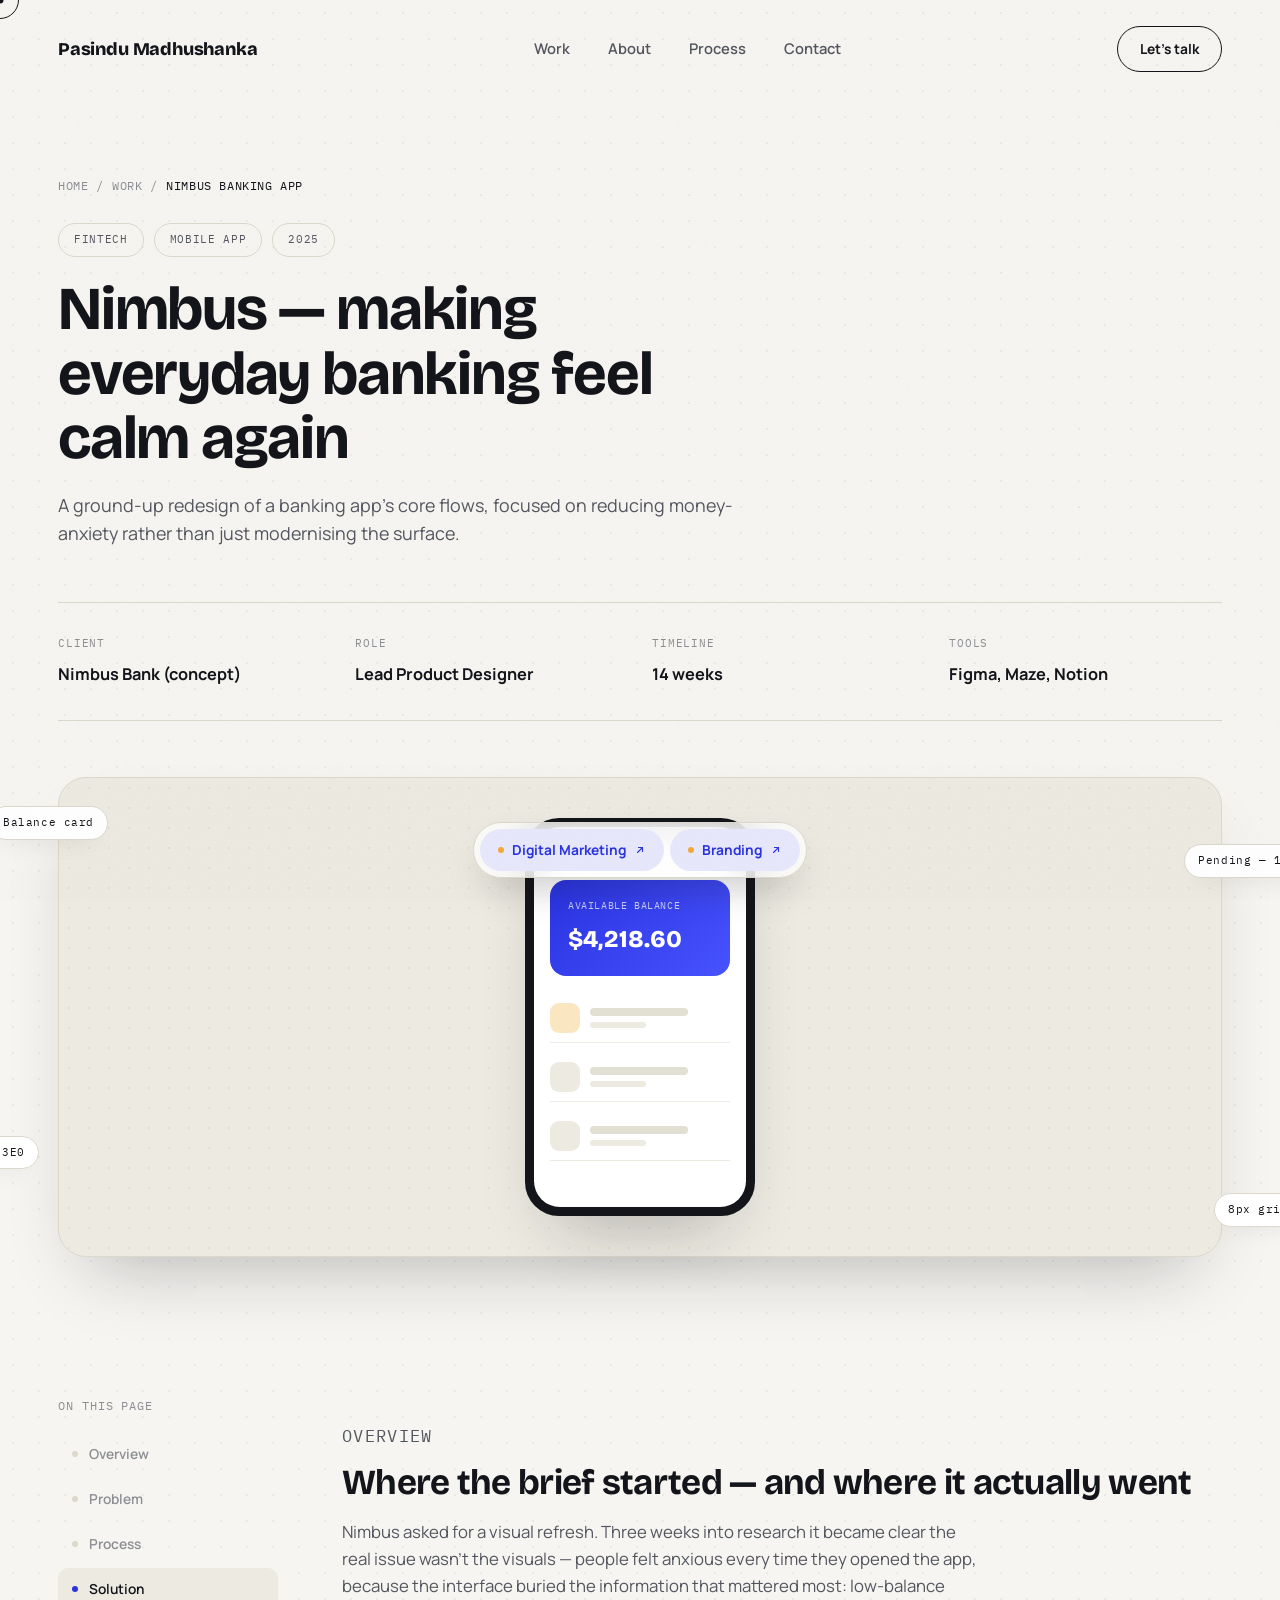
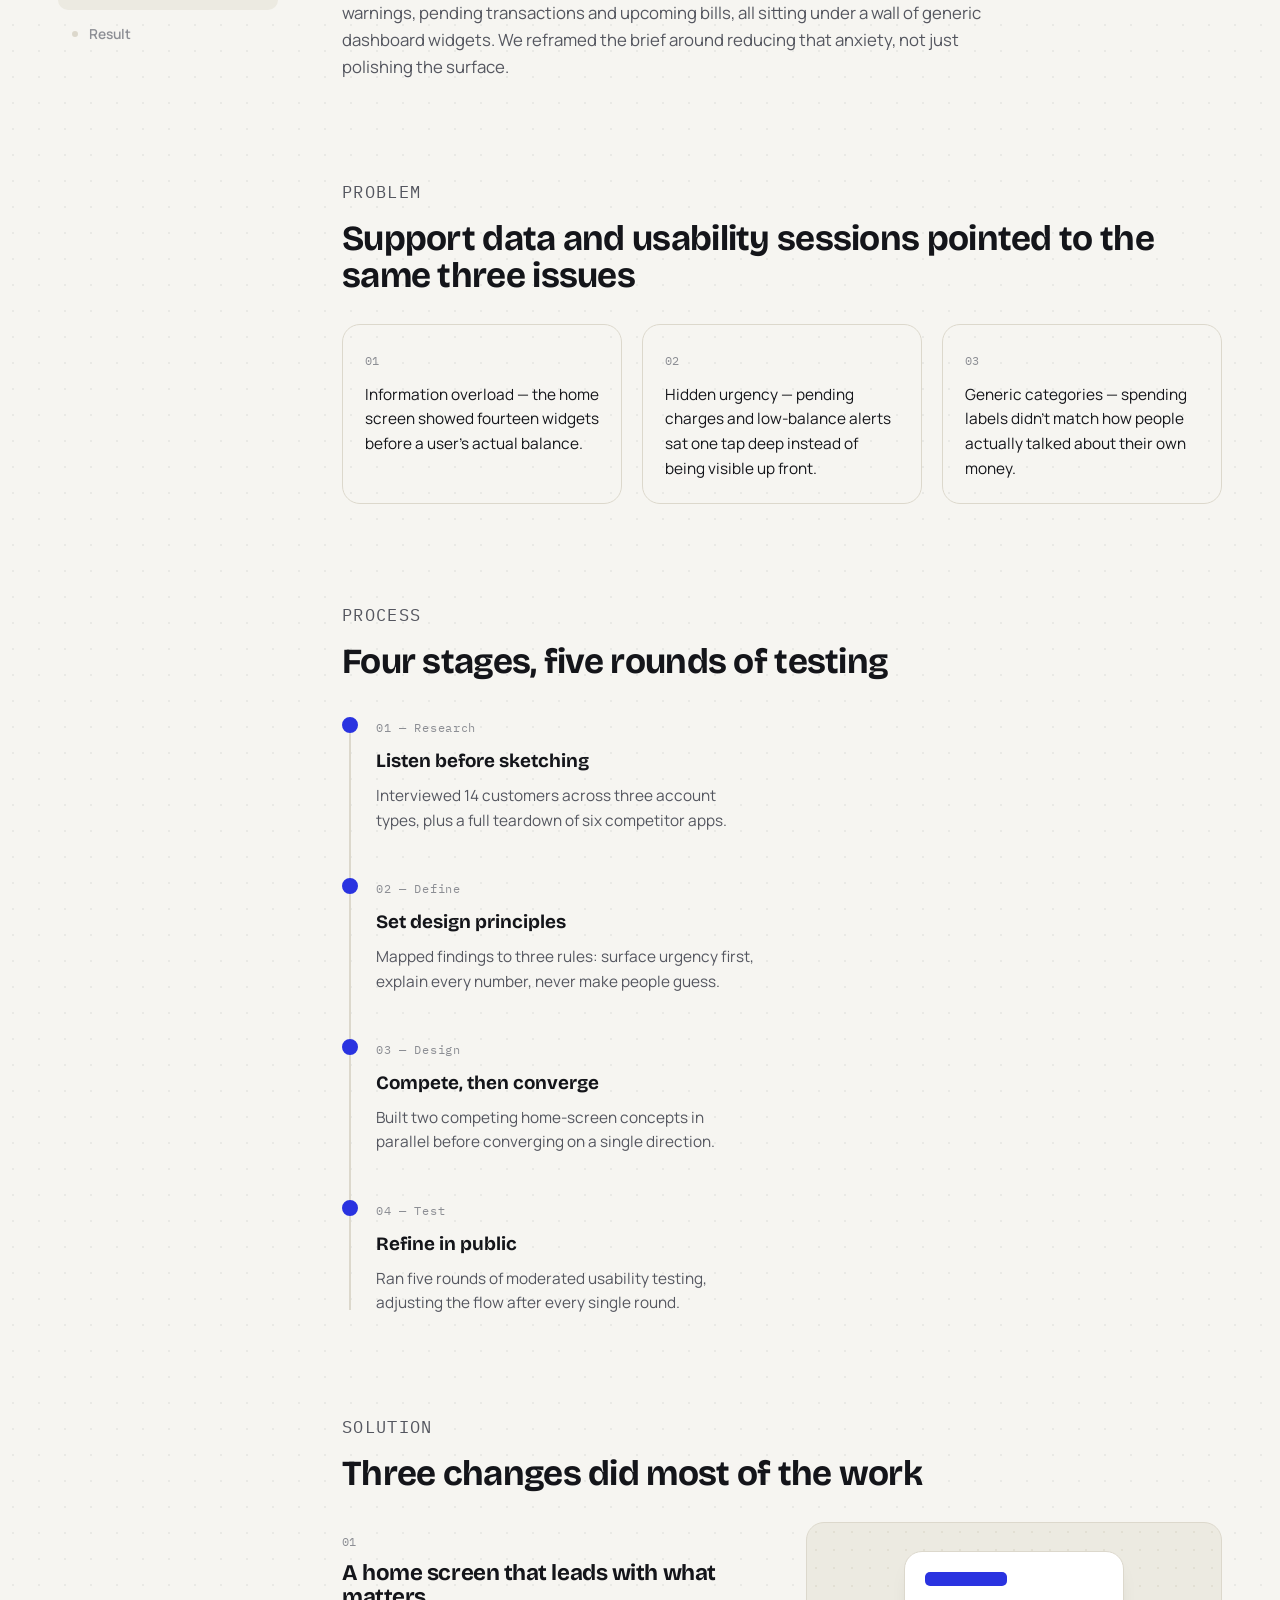
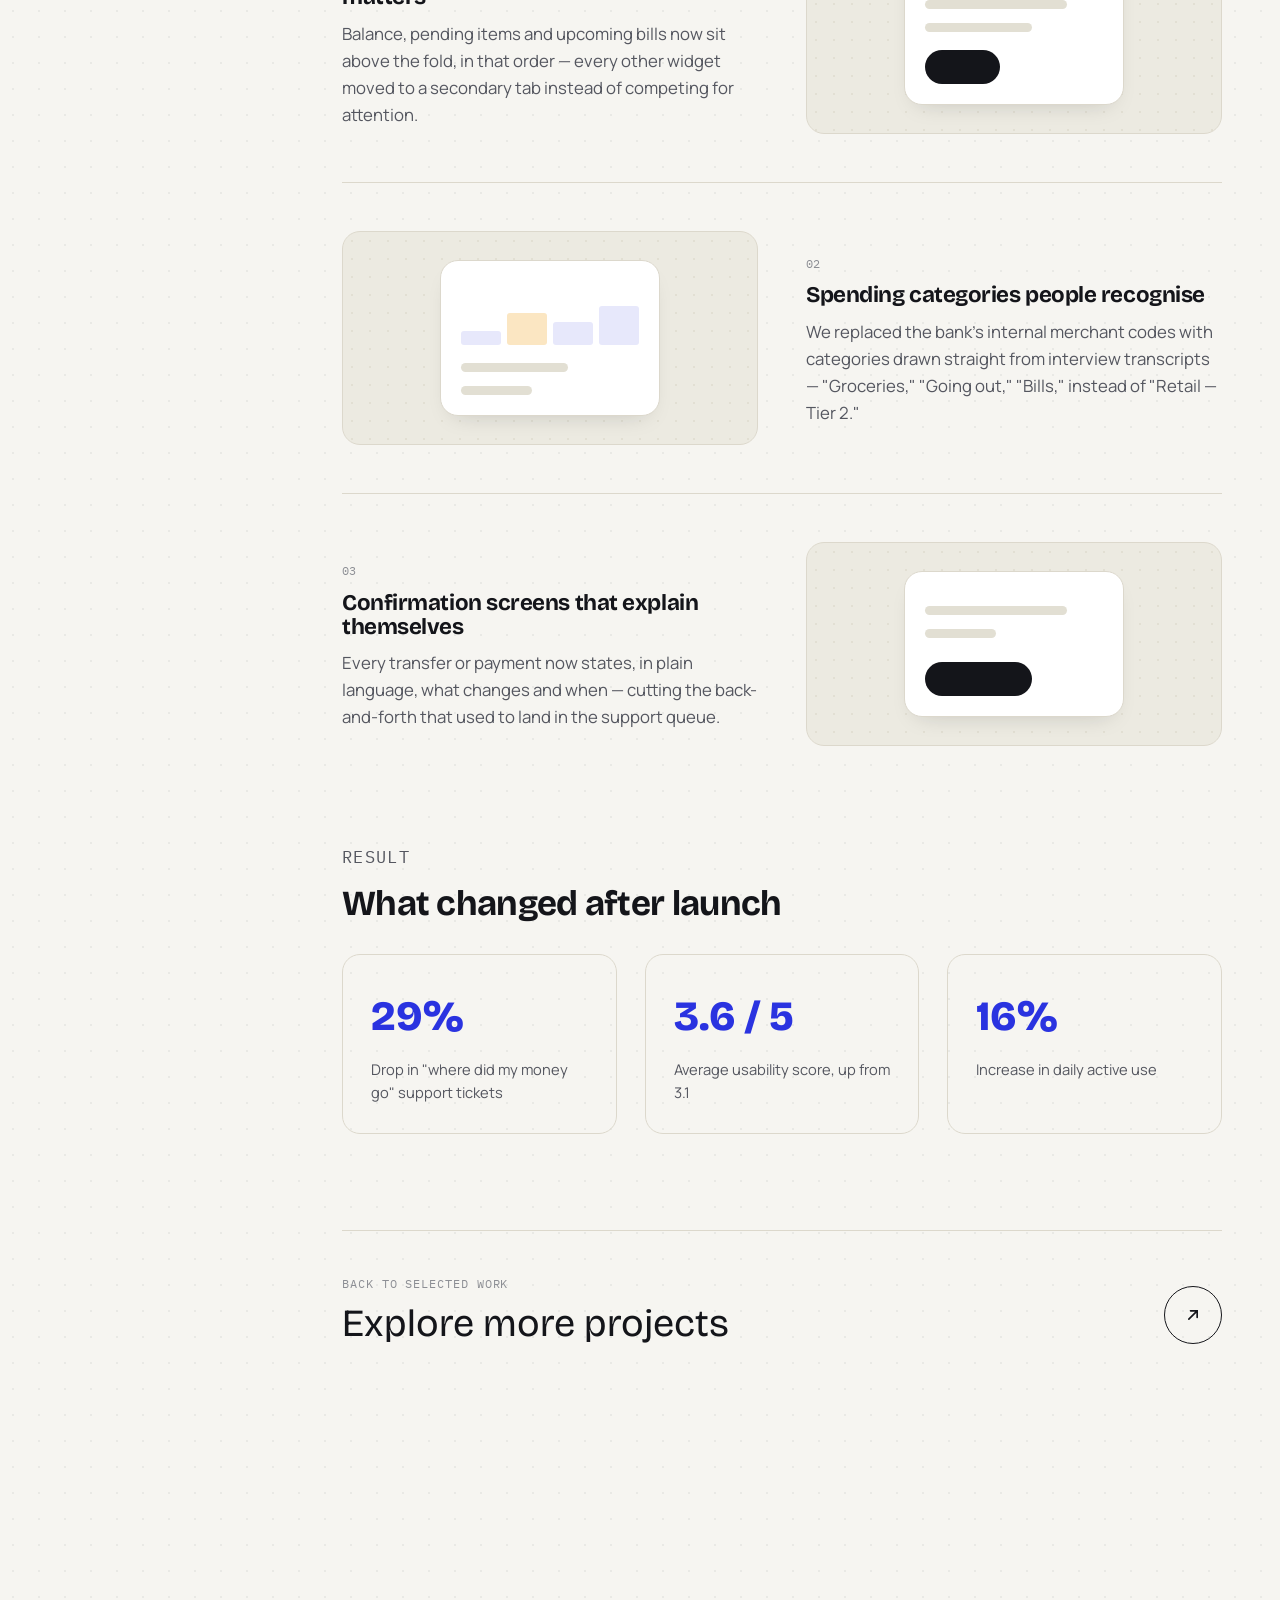
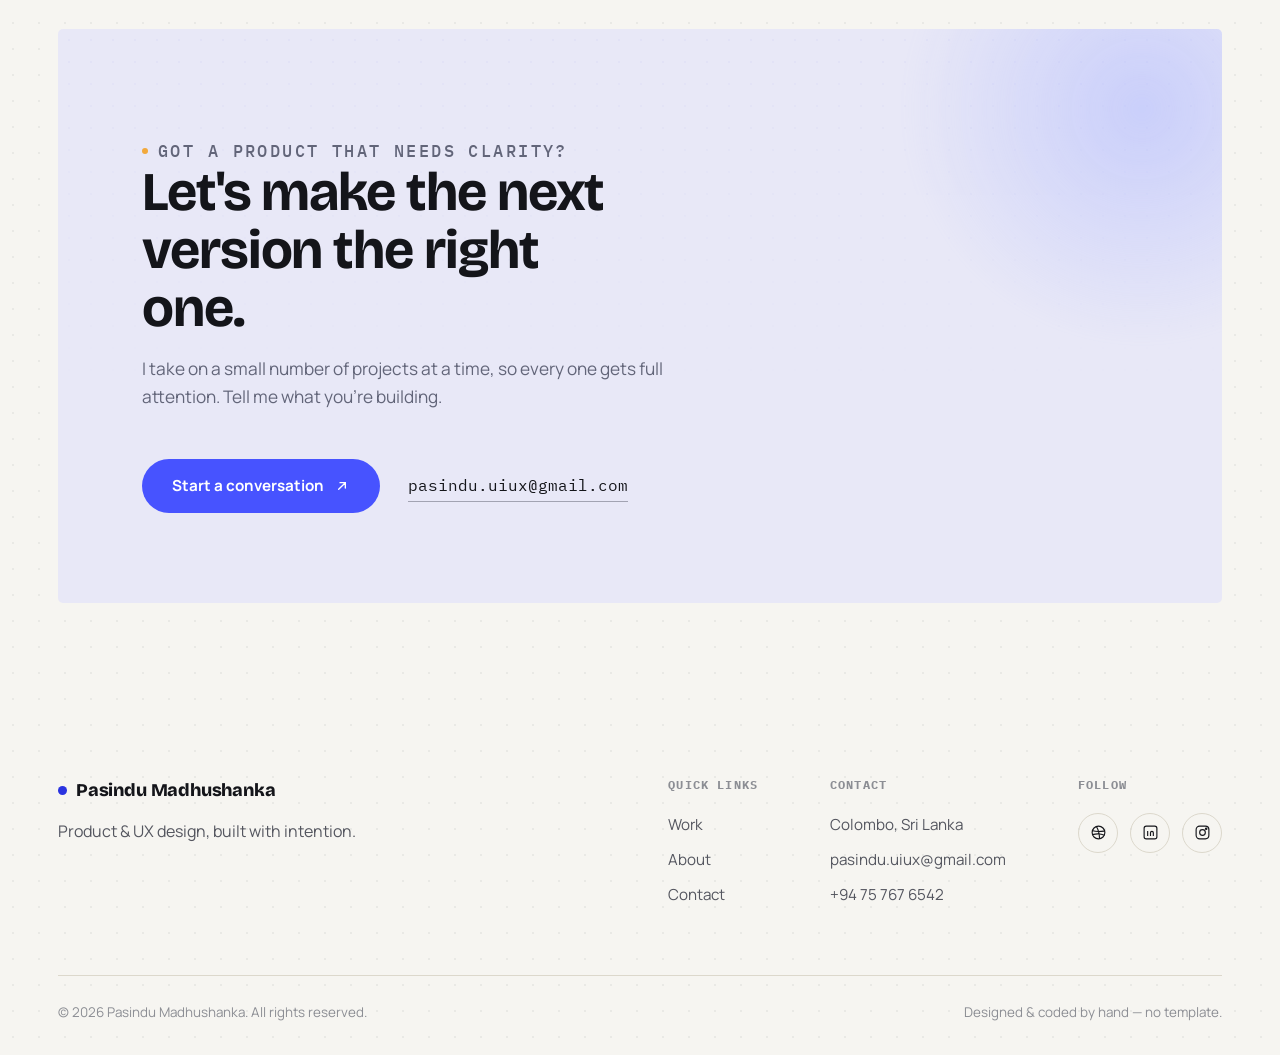
<file: project.html>
<!doctype html>
<html lang="en">
<head>
<meta charset="utf-8">
<meta name="viewport" content="width=device-width, initial-scale=1">
<title>Nimbus Banking App — Case Study — Pasindu Madhushanka</title>
<meta name="description" content="How a research-led redesign made a banking app's core flows calmer to use, lowering support tickets and lifting daily usage.">

<link rel="preconnect" href="https://fonts.googleapis.com">
<link rel="preconnect" href="https://fonts.gstatic.com" crossorigin>
<link href="https://fonts.googleapis.com/css2?family=Bricolage+Grotesque:wght@400;500;600;700;800&family=Manrope:wght@400;500;600;700;800&family=IBM+Plex+Mono:wght@400;500&display=swap" rel="stylesheet">
<link rel="stylesheet" href="styles.css">
</head>
<body>

<a class="skip-link" href="#main">Skip to content</a>
<div class="page-veil" aria-hidden="true"></div>
<div class="scroll-progress" aria-hidden="true"></div>

<header class="site-header">
  <div class="container nav-inner">
    <a class="logo" href="index.html">Pasindu&nbsp;Madhushanka</a>
    <nav class="nav-links" aria-label="Primary">
      <a href="index.html#work">Work</a>
      <a href="index.html#about">About</a>
      <a href="index.html#process">Process</a>
      <a href="index.html#contact">Contact</a>
    </nav>
    <div class="nav-right">
      <a class="btn btn-outline btn-sm" href="index.html#contact" data-cursor="Talk">Let's talk</a>
      <button class="menu-toggle" aria-label="Open menu" aria-expanded="false">
        <span></span><span></span><span></span>
      </button>
    </div>
  </div>
</header>

<div class="mobile-menu" id="mobileMenu">
  <span class="mono-tag">Menu — 01 / 04</span>
  <a href="index.html#work">Work</a>
  <a href="index.html#about">About</a>
  <a href="index.html#process">Process</a>
  <a href="index.html#contact">Contact</a>
  <a class="btn btn-primary mobile-cta" href="index.html#contact">Start a project</a>
</div>

<main id="main">

  <section class="case-hero">
    <div class="container">
      <nav class="breadcrumb" aria-label="Breadcrumb" data-reveal>
        <a href="index.html">Home</a><span>/</span>
        <a href="index.html#work">Work</a><span>/</span>
        <span class="current">Nimbus Banking App</span>
      </nav>

      <div class="case-tags" data-reveal data-delay="80">
        <span class="tag-pill">Fintech</span>
        <span class="tag-pill">Mobile App</span>
        <span class="tag-pill">2025</span>
      </div>

      <h1 data-reveal data-delay="140">Nimbus — making everyday banking feel calm again</h1>
      <p class="sub" data-reveal data-delay="200">A ground-up redesign of a banking app's core flows, focused on reducing money-anxiety rather than just modernising the surface.</p>

      <div class="meta-grid" data-reveal data-delay="240">
        <div class="meta-item"><div class="label">Client</div><div class="value">Nimbus Bank (concept)</div></div>
        <div class="meta-item"><div class="label">Role</div><div class="value">Lead Product Designer</div></div>
        <div class="meta-item"><div class="label">Timeline</div><div class="value">14 weeks</div></div>
        <div class="meta-item"><div class="label">Tools</div><div class="value">Figma, Maze, Notion</div></div>
      </div>

      <div class="case-cover" data-reveal data-delay="100">
        <div class="hero-canvas">
          <div class="phone-mock">
            <div class="phone-screen">
              <div class="phone-status"><span>9:41</span><span>●●● 100%</span></div>
              <div class="balance-card">
                <div class="b-label">Available balance</div>
                <div class="b-amount">$4,218.60</div>
              </div>
              <div class="phone-list">
                <div class="phone-row"><div class="ic amber"></div><div class="ln"><div class="l1"></div><div class="l2"></div></div></div>
                <div class="phone-row"><div class="ic"></div><div class="ln"><div class="l1"></div><div class="l2"></div></div></div>
                <div class="phone-row"><div class="ic"></div><div class="ln"><div class="l1"></div><div class="l2"></div></div></div>
              </div>
            </div>
          </div>
          <span class="spec-chip chip-1">Balance card</span>
          <span class="spec-chip chip-2">Pending — 1 tap</span>
          <span class="spec-chip chip-3"><span class="swatch" style="background:var(--cobalt)"></span>#2A33E0</span>
          <span class="spec-chip chip-4">8px grid</span>
        </div>
      </div>
    </div>
  </section>

  <section class="section">
    <div class="container case-body">
      <nav class="case-nav" aria-label="Section navigation">
        <span class="mono-tag">On this page</span>
        <a href="#overview">Overview</a>
        <a href="#problem">Problem</a>
        <a href="#process-cs">Process</a>
        <a href="#solution">Solution</a>
        <a href="#result">Result</a>
      </nav>

      <div class="case-content">

        <section id="overview" data-reveal>
          <p class="mono-tag">Overview</p>
          <h2>Where the brief started — and where it actually went</h2>
          <p>Nimbus asked for a visual refresh. Three weeks into research it became clear the real issue wasn't the visuals — people felt anxious every time they opened the app, because the interface buried the information that mattered most: low-balance warnings, pending transactions and upcoming bills, all sitting under a wall of generic dashboard widgets. We reframed the brief around reducing that anxiety, not just polishing the surface.</p>
        </section>

        <section id="problem" data-reveal>
          <p class="mono-tag">Problem</p>
          <h2>Support data and usability sessions pointed to the same three issues</h2>
          <div class="pain-grid">
            <div class="pain-card"><span class="num">01</span><p>Information overload — the home screen showed fourteen widgets before a user's actual balance.</p></div>
            <div class="pain-card"><span class="num">02</span><p>Hidden urgency — pending charges and low-balance alerts sat one tap deep instead of being visible up front.</p></div>
            <div class="pain-card"><span class="num">03</span><p>Generic categories — spending labels didn't match how people actually talked about their own money.</p></div>
          </div>
        </section>

        <section id="process-cs" data-reveal>
          <p class="mono-tag">Process</p>
          <h2>Four stages, five rounds of testing</h2>
          <div class="timeline">
            <div class="step" data-reveal>
              <span class="step-num">01 — Research</span>
              <h4>Listen before sketching</h4>
              <p>Interviewed 14 customers across three account types, plus a full teardown of six competitor apps.</p>
            </div>
            <div class="step" data-reveal>
              <span class="step-num">02 — Define</span>
              <h4>Set design principles</h4>
              <p>Mapped findings to three rules: surface urgency first, explain every number, never make people guess.</p>
            </div>
            <div class="step" data-reveal>
              <span class="step-num">03 — Design</span>
              <h4>Compete, then converge</h4>
              <p>Built two competing home-screen concepts in parallel before converging on a single direction.</p>
            </div>
            <div class="step" data-reveal>
              <span class="step-num">04 — Test</span>
              <h4>Refine in public</h4>
              <p>Ran five rounds of moderated usability testing, adjusting the flow after every single round.</p>
            </div>
          </div>
        </section>

        <section id="solution" data-reveal>
          <p class="mono-tag">Solution</p>
          <h2>Three changes did most of the work</h2>

          <div class="feature-row">
            <div class="feature-copy">
              <span class="num">01</span>
              <h3>A home screen that leads with what matters</h3>
              <p>Balance, pending items and upcoming bills now sit above the fold, in that order — every other widget moved to a secondary tab instead of competing for attention.</p>
            </div>
            <div class="feature-visual">
              <div class="mock-app">
                <div class="mock-bar"></div>
                <div class="mock-line w-80"></div>
                <div class="mock-line w-60"></div>
                <div class="mock-btn"></div>
              </div>
            </div>
          </div>

          <div class="feature-row is-rev">
            <div class="feature-copy">
              <span class="num">02</span>
              <h3>Spending categories people recognise</h3>
              <p>We replaced the bank's internal merchant codes with categories drawn straight from interview transcripts — "Groceries," "Going out," "Bills," instead of "Retail — Tier 2."</p>
            </div>
            <div class="feature-visual">
              <div class="mock-app">
                <div class="mock-row"><div class="mock-chart"><i style="height:30%"></i><i style="height:70%"></i><i style="height:50%"></i><i style="height:85%"></i></div></div>
                <div class="mock-line w-60" style="margin-top:18px;"></div>
                <div class="mock-line w-40"></div>
              </div>
            </div>
          </div>

          <div class="feature-row">
            <div class="feature-copy">
              <span class="num">03</span>
              <h3>Confirmation screens that explain themselves</h3>
              <p>Every transfer or payment now states, in plain language, what changes and when — cutting the back-and-forth that used to land in the support queue.</p>
            </div>
            <div class="feature-visual">
              <div class="mock-app">
                <div class="mock-line w-80"></div>
                <div class="mock-line w-40"></div>
                <div class="mock-btn" style="margin-top:24px; width:60%;"></div>
              </div>
            </div>
          </div>
        </section>

        <section id="result" data-reveal>
          <p class="mono-tag">Result</p>
          <h2>What changed after launch</h2>
          <div class="result-stats">
            <div class="result-stat"><strong data-count="38" data-suffix="%">0</strong><span>Drop in "where did my money go" support tickets</span></div>
            <div class="result-stat"><strong data-count="4.7" data-suffix=" / 5">0</strong><span>Average usability score, up from 3.1</span></div>
            <div class="result-stat"><strong data-count="21" data-suffix="%">0</strong><span>Increase in daily active use</span></div>
          </div>
        </section>

        <a class="next-project" href="index.html#work" data-reveal>
          <div>
            <span class="mono-tag label">Back to selected work</span>
            <span class="title">Explore more projects</span>
          </div>
          <span class="arrow"><svg viewBox="0 0 24 24" fill="none" stroke="currentColor" stroke-width="2" stroke-linecap="round"><path d="M7 17 17 7M9 7h8v8"/></svg></span>
        </a>

      </div>
    </div>
  </section>

  <section class="section section--tight">
    <div class="container">
      <div class="cta-banner" data-reveal>
        <div class="cta-glow" aria-hidden="true"></div>
        <div class="inner">
          <p class="eyebrow" style="color:var(--on-dark-dim);"><span class="dot"></span>Got a product that needs clarity?</p>
          <h2>Let's make the next version the right one.</h2>
          <p>I take on a small number of projects at a time, so every one gets full attention. Tell me what you're building.</p>
          <div class="cta-actions">
            <a class="btn btn-on-dark magnetic" href="mailto:pasindu.uiux@gmail.com" data-cursor="Email">
              Start a conversation
              <svg viewBox="0 0 24 24" fill="none" stroke="currentColor" stroke-width="2" stroke-linecap="round"><path d="M7 17 17 7M9 7h8v8"/></svg>
            </a>
            <a class="cta-email" href="mailto:pasindu.uiux@gmail.com">pasindu.uiux@gmail.com</a>
          </div>
        </div>
      </div>
    </div>
  </section>

</main>

<footer class="footer">
  <div class="container">
    <div class="footer-top">
      <div class="footer-brand">
        <a class="logo" href="index.html"><span class="dot"></span>Pasindu&nbsp;Madhushanka</a>
        <p>Product &amp; UX design, built with intention.</p>
      </div>
      <div class="footer-cols">
        <div class="footer-col">
          <h4>Quick links</h4>
          <a href="index.html#work">Work</a>
          <a href="index.html#about">About</a>
          <a href="index.html#contact">Contact</a>
        </div>
        <div class="footer-col">
          <h4>Contact</h4>
          <p>Colombo, Sri Lanka</p>
          <a href="mailto:pasindu.uiux@gmail.com">pasindu.uiux@gmail.com</a>
          <a href="tel:+94757676542">+94 75 767 6542</a>
        </div>
        <div class="footer-col">
          <h4>Follow</h4>
          <div class="social-row">
            <a href="#" aria-label="Dribbble" data-cursor="Dribbble">
              <svg viewBox="0 0 24 24" fill="none" stroke="currentColor" stroke-width="1.6"><circle cx="12" cy="12" r="9"/><path d="M4 9.5c2.8 1 8 1.4 16 .5M3.5 15c5-1.4 11.5-1.6 17 1M9 3.5c2.6 4 4.2 9.5 4.5 17"/></svg>
            </a>
            <a href="#" aria-label="LinkedIn" data-cursor="LinkedIn">
              <svg viewBox="0 0 24 24" fill="none" stroke="currentColor" stroke-width="1.6"><rect x="3" y="3" width="18" height="18" rx="3"/><path d="M8 10v7M8 7.5v.01M12 17v-4.5a2 2 0 0 1 4 0V17m0 0v-4.5"/></svg>
            </a>
            <a href="#" aria-label="Instagram" data-cursor="Instagram">
              <svg viewBox="0 0 24 24" fill="none" stroke="currentColor" stroke-width="1.6"><rect x="3" y="3" width="18" height="18" rx="5"/><circle cx="12" cy="12" r="4"/><circle cx="17.2" cy="6.8" r="1"/></svg>
            </a>
          </div>
        </div>
      </div>
    </div>
    <div class="footer-bottom">
      <span>© 2026 Pasindu Madhushanka. All rights reserved.</span>
      <span>Designed &amp; coded by hand — no template.</span>
    </div>
  </div>
</footer>

<!-- Floating services dock -->
<nav class="float-nav" aria-label="Services">
    <a class="float-cta" href="digital-marketing.html">Digital Marketing<svg viewBox="0 0 24 24" fill="none" stroke="currentColor" stroke-width="2.2" stroke-linecap="round" aria-hidden="true"><path d="M7 17 17 7M9 7h8v8"/></svg></a>
    <a class="float-cta" href="branding.html">Branding<svg viewBox="0 0 24 24" fill="none" stroke="currentColor" stroke-width="2.2" stroke-linecap="round" aria-hidden="true"><path d="M7 17 17 7M9 7h8v8"/></svg></a>
</nav>

<script src="script.js"></script>
</body>
</html>
</file>
<file: styles.css>
/* ==========================================================================
   Portfolio Design System
   Display: Bricolage Grotesque  |  Body: Manrope  |  Mono/labels: IBM Plex Mono
   Palette: Paper / Ink + one signature accent (Cobalt) + sparing Amber spark
   ========================================================================== */

:root{
  /* color */
  --paper:        #F6F5F1;
  --paper-2:      #ECEAE1;
  --paper-3:      #E2DFD3;
  --ink:          #14151A;
  --ink-2:        #54565F;
  --ink-3:        #8C8E94;
  --line:         #DCD8CC;
  --cobalt:       #2A33E0;
  --cobalt-bright:#4753FF;
  --cobalt-soft:  #E7E8FB;
  --amber:        #F2A93C;
  --amber-soft:   #FBE6C2;
  --on-dark:      #F6F5F1;
  --on-dark-dim:  rgba(246,245,241,.66);

  /* shape */
  --r-sm: 10px;
  --r-md: 18px;
  --r-lg: 28px;
  --r-pill: 999px;

  /* shadow */
  --shadow-sm: 0 10px 24px -14px rgba(20,21,26,.22);
  --shadow-lg: 0 36px 70px -32px rgba(20,21,26,.30);

  /* motion */
  --ease: cubic-bezier(.16,.84,.44,1);
  --ease-soft: cubic-bezier(.22,.61,.36,1);
  --d-fast: .22s;
  --d: .45s;
  --d-slow: .8s;

  --container: 1260px;
}

[id]{ scroll-margin-top:120px; }

/* ---------- reset ---------- */
*,*::before,*::after{ box-sizing:border-box; }
html{ scroll-behavior:smooth; }
body,h1,h2,h3,h4,p,figure,blockquote{ margin:0; }
body{
  background-color:var(--paper);
  background-image:radial-gradient(circle, rgba(20,21,26,0.055) 1px, transparent 1px);
  background-size:26px 26px;
  color:var(--ink);
  font-family:'Manrope',sans-serif;
  font-size:16px;
  line-height:1.6;
  -webkit-font-smoothing:antialiased;
  text-rendering:optimizeLegibility;
  overflow-x:hidden;
}

/* ---- paper grain overlay (sits on top of dot grid for organic depth) ---- */
body::before{
  content:'';
  position:fixed; inset:0;
  z-index:9999;
  pointer-events:none;
  background-image:url("data:image/svg+xml,%3Csvg xmlns='http://www.w3.org/2000/svg' width='300' height='300'%3E%3Cfilter id='noise'%3E%3CfeTurbulence type='fractalNoise' baseFrequency='0.72' numOctaves='4' stitchTiles='stitch'/%3E%3CfeColorMatrix type='saturate' values='0'/%3E%3C/filter%3E%3Crect width='300' height='300' filter='url(%23noise)' opacity='0.042'/%3E%3C/svg%3E");
  background-repeat:repeat;
  background-size:300px 300px;
  opacity:1;
  mix-blend-mode:multiply;
}
@media(prefers-reduced-motion:reduce){ body::before{ display:none; } }
img,svg{ display:block; max-width:100%; }
a{ color:inherit; text-decoration:none; }
button{ font:inherit; color:inherit; background:none; border:none; cursor:pointer; }
ul{ list-style:none; padding:0; }
h1,h2,h3{
  font-family:'Bricolage Grotesque',sans-serif;
  font-weight:700;
  line-height:1.06;
  letter-spacing:-0.02em;
  color:var(--ink);
}
strong{ font-weight:700; }

::selection{ background:var(--ink); color:var(--paper); }

:focus-visible{
  outline:2px solid var(--cobalt);
  outline-offset:4px;
  border-radius:4px;
}

.skip-link{
  position:absolute; left:-9999px; top:0;
  background:var(--ink); color:var(--paper);
  padding:12px 18px; border-radius:var(--r-sm); z-index:5000;
  font-family:'IBM Plex Mono',monospace; font-size:.8rem;
}
.skip-link:focus{ left:16px; top:16px; }

/* ---------- layout helpers ---------- */
.container{
  width:100%;
  max-width:var(--container);
  margin:0 auto;
  padding:0 clamp(20px,5vw,48px);
}
.section{ padding:clamp(72px,11vw,150px) 0; position:relative; }
.section--tight{ padding:clamp(48px,7vw,96px) 0; }
.section-head{ max-width:640px; }
.eyebrow{
  display:inline-flex; align-items:center; gap:10px;
  font-family:'IBM Plex Mono',monospace;
  font-size:.75rem; font-weight:500;
  text-transform:uppercase; letter-spacing:.14em;
  color:var(--ink-2);
}
.eyebrow .dot{ width:6px; height:6px; border-radius:50%; background:var(--amber); flex-shrink:0; }
.section-head h2{ font-size:clamp(2rem,3.6vw,3.1rem); margin-top:16px; }
.section-head p{ margin-top:18px; font-size:1.08rem; color:var(--ink-2); max-width:54ch; }

.mono-tag{
  font-family:'IBM Plex Mono',monospace;
  font-size:.72rem; letter-spacing:.08em; text-transform:uppercase;
  color:var(--ink-3);
}

.visually-hidden{
  position:absolute !important; width:1px; height:1px; overflow:hidden;
  clip:rect(0 0 0 0); white-space:nowrap;
}

/* ---------- reveal-on-scroll ---------- */
[data-reveal]{
  opacity:0;
  transform:translateY(28px);
  transition:opacity .8s var(--ease-soft), transform .8s var(--ease-soft);
  transition-delay:var(--reveal-delay,0ms);
}
[data-reveal].is-visible{ opacity:1; transform:translateY(0); }

/* ---------- buttons ---------- */
.btn{
  display:inline-flex; align-items:center; gap:10px;
  padding:15px 30px;
  border-radius:var(--r-pill);
  font-family:'Manrope',sans-serif;
  font-weight:700; font-size:.95rem;
  transition:transform var(--d-fast) var(--ease), background var(--d) var(--ease),
             color var(--d) var(--ease), box-shadow var(--d) var(--ease), border-color var(--d);
  white-space:nowrap;
}
.btn svg{ width:16px; height:16px; transition:transform var(--d) var(--ease); }
.btn-primary{ background:var(--ink); color:var(--paper); }
.btn-primary:hover{ background:var(--cobalt); color:#fff; box-shadow:var(--shadow-sm); }
.btn-primary:hover svg{ transform:translate(3px,-3px); }
.btn-outline{ border:1.5px solid var(--ink); color:var(--ink); }
.btn-outline:hover{ background:var(--ink); color:var(--paper); }
.btn-on-dark{ background:var(--cobalt-bright); color:#fff; }
.btn-on-dark:hover{ background:#fff; color:var(--ink); }
.btn-on-dark:hover svg{ transform:translate(3px,-3px); }
.btn-sm{ padding:11px 22px; font-size:.86rem; }

/* ---------- top scroll progress ---------- */
.scroll-progress{
  position:fixed; top:0; left:0; height:3px; width:0%;
  background:var(--cobalt); z-index:1200; transition:width .1s linear;
}

/* ---------- header / nav ---------- */
.site-header{
  position:fixed; top:0; left:0; right:0; z-index:1260;
  padding:26px 0;
  transition:transform var(--d-slow) var(--ease), background-color var(--d), box-shadow var(--d), padding var(--d);
}
.site-header.is-scrolled{
  padding:16px 0;
  background:rgba(246,245,241,.78);
  backdrop-filter:blur(14px);
  -webkit-backdrop-filter:blur(14px);
  box-shadow:0 1px 0 var(--line);
}
.site-header.is-hidden{ transform:translateY(-120%); }

.nav-inner{ display:flex; align-items:center; justify-content:space-between; gap:24px; }
.logo{
  display:inline-flex; align-items:center; gap:9px;
  font-family:'Bricolage Grotesque',sans-serif;
  font-weight:800; font-size:1.12rem; letter-spacing:-0.01em;
}
.logo .dot{ width:9px; height:9px; border-radius:50%; background:var(--cobalt); }
.logo-avatar{
  width:30px; height:30px; border-radius:50%; flex-shrink:0; overflow:hidden;
  display:inline-flex; border:1.5px solid var(--line);
}
.logo-avatar img{ width:100%; height:100%; object-fit:cover; display:block; }

.nav-links{ display:flex; align-items:center; gap:38px; }
.nav-links a{
  position:relative; font-size:.92rem; font-weight:600; padding:6px 0; color:var(--ink-2);
  transition:color var(--d-fast);
}
.nav-links a::after{
  content:''; position:absolute; left:0; bottom:0; height:1.5px; width:0; background:var(--cobalt);
  transition:width var(--d) var(--ease);
}
.nav-links a:hover{ color:var(--ink); }
.nav-links a:hover::after, .nav-links a.is-active::after{ width:100%; }
.nav-links a.is-active{ color:var(--ink); }

.nav-right{ display:flex; align-items:center; gap:18px; }

.menu-toggle{
  display:none; position:relative; flex-direction:column; gap:5px; padding:8px; z-index:1300;
}
.menu-toggle span{ width:22px; height:2px; background:var(--ink); transition:transform var(--d), opacity var(--d); }
.menu-toggle.is-open span:nth-child(1){ transform:translateY(7px) rotate(45deg); }
.menu-toggle.is-open span:nth-child(2){ opacity:0; }
.menu-toggle.is-open span:nth-child(3){ transform:translateY(-7px) rotate(-45deg); }

.mobile-menu{
  position:fixed; inset:0; background:var(--paper); z-index:1250;
  display:flex; flex-direction:column; justify-content:center; gap:6px;
  padding:40px clamp(24px,8vw,60px);
  transform:translateY(-101%);
  transition:transform var(--d-slow) var(--ease);
}
.mobile-menu.is-open{ transform:translateY(0); }
.mobile-menu a{
  font-family:'Bricolage Grotesque',sans-serif; font-weight:700;
  font-size:clamp(2rem,9vw,3rem); padding:14px 0; border-bottom:1px solid var(--line);
  display:flex; justify-content:space-between; align-items:center;
}
.mobile-menu .mono-tag{ margin-bottom:40px; }
.mobile-menu .mobile-cta{ margin-top:32px; }

/* ---------- hero ---------- */
.hero{ padding-top:clamp(110px,14vw,168px); padding-bottom:clamp(60px,9vw,110px); position:relative; }

/* ---- hero identity bar ---- */
.hero-identity{
  display:flex; align-items:center; justify-content:space-between; gap:20px;
  padding-bottom:28px; border-bottom:1px solid var(--line);
  margin-bottom:clamp(40px,6vw,64px);
}
.hero-id-photo{
  width:80px; height:80px; border-radius:18px; overflow:hidden;
  flex-shrink:0; display:block; border:1.5px solid var(--line);
}
.hero-id-photo img{ width:100%; height:100%; object-fit:cover; display:block; }
.hero-id-content{ display:flex; flex-direction:column; gap:5px; text-align:right; }
.hero-id-role{ font-size:.84rem; color:var(--ink-2); }

/* ---- scroll-highlight intro text ---- */
.hero-intro{
  font-family:'Manrope',sans-serif;
  font-weight:500;
  font-size:clamp(1.3rem,2.4vw,1.9rem);
  line-height:1.62;
  color:rgba(20,21,26,0.13);
  max-width:70ch;
  margin-bottom:clamp(36px,5vw,56px);
}
.hw{ color:inherit; transition:color .5s var(--ease); }
.hw.lit{ color:var(--ink); }
.hw-highlight.lit{
  color:var(--cobalt);
  background:var(--cobalt-soft);
  border-radius:5px;
  padding:1px 5px;
  margin:0 -3px;
  box-decoration-break:clone;
  -webkit-box-decoration-break:clone;
}

/* ---- hero bottom row ---- */
.hero-bottom{
  display:flex; align-items:center; justify-content:space-between;
  gap:32px; flex-wrap:wrap;
}
.hero-bottom .hero-actions{ display:flex; gap:16px; flex-wrap:wrap; margin:0; }
.hero-bottom .hero-stats{ display:flex; gap:44px; flex-wrap:wrap; margin:0; }
.hero-bottom .hero-stats .stat strong{
  display:block; font-family:'Bricolage Grotesque',sans-serif; font-size:1.7rem; font-weight:800;
}
.hero-bottom .hero-stats .stat span{ font-size:.8rem; color:var(--ink-2); }
.hero-grid{
  display:grid; grid-template-columns:1.05fr .95fr; gap:64px; align-items:center;
}
.hero-title{ font-size:clamp(2.6rem,5.6vw,5.1rem); }
.hero-title em{ font-style:normal; color:var(--cobalt); }
.hero-sub{ margin-top:24px; font-size:1.14rem; color:var(--ink-2); max-width:46ch; }
.hero-actions{ display:flex; gap:16px; margin-top:40px; flex-wrap:wrap; }
.hero-stats{ display:flex; gap:44px; margin-top:68px; flex-wrap:wrap; }
.hero-stats .stat strong{
  display:block; font-family:'Bricolage Grotesque',sans-serif; font-size:1.7rem; font-weight:800;
}
.hero-stats .stat span{ font-size:.8rem; color:var(--ink-2); }

/* ---- hero canvas / signature "inspect mode" visual ---- */
.hero-canvas-wrap{ position:relative; }
.hero-canvas{
  position:relative;
  background-color:var(--paper-2);
  background-image:radial-gradient(circle,var(--paper-3) 1.2px,transparent 1.4px);
  background-size:20px 20px;
  border:1px solid var(--line);
  border-radius:var(--r-lg);
  padding:38px;
  min-height:430px;
  box-shadow:var(--shadow-lg);
  display:flex; align-items:center; justify-content:center;
}
.mock-app{
  width:100%; max-width:280px; background:#fff; border-radius:var(--r-md);
  border:1px solid var(--line); padding:20px; box-shadow:var(--shadow-sm);
  position:relative;
}
.mock-bar{ height:14px; width:46%; background:var(--cobalt); border-radius:5px; }
.mock-line{ height:9px; background:var(--paper-3); border-radius:5px; margin-top:14px; }
.mock-line.w-80{ width:80%; } .mock-line.w-60{ width:60%; } .mock-line.w-40{ width:40%; }
.mock-row{ display:flex; gap:10px; margin-top:18px; }
.mock-chart{ display:flex; align-items:flex-end; gap:6px; height:46px; flex:1; }
.mock-chart i{ flex:1; background:var(--cobalt-soft); border-radius:3px; }
.mock-chart i:nth-child(2){ background:var(--amber-soft); }
.mock-btn{
  margin-top:18px; height:34px; width:42%; background:var(--ink); border-radius:var(--r-pill);
}
.spec-chip{
  position:absolute;
  background:#fff; border:1px solid var(--line); border-radius:var(--r-pill);
  padding:7px 13px; display:flex; align-items:center; gap:7px;
  font-family:'IBM Plex Mono',monospace; font-size:.68rem; letter-spacing:.05em;
  box-shadow:var(--shadow-sm); white-space:nowrap;
  animation:float 7s ease-in-out infinite;
  opacity:0; transform:translateY(10px) scale(.92);
  transition:opacity .6s var(--ease) var(--chip-delay,0s), transform .6s var(--ease) var(--chip-delay,0s);
}
.hero-canvas.is-ready .spec-chip{ opacity:1; transform:translateY(0) scale(1); }
.spec-chip .swatch{ width:8px; height:8px; border-radius:50%; }
.chip-1{ top:6%; left:-6%; animation-delay:0s; }
.chip-2{ top:14%; right:-9%; animation-delay:1.4s; }
.chip-3{ bottom:18%; left:-10%; animation-delay:2.6s; }
.chip-4{ bottom:6%; right:-7%; animation-delay:.8s; }

@keyframes float{
  0%,100%{ transform:translateY(0); }
  50%{ transform:translateY(-9px); }
}

/* ---------- marquee ---------- */
.marquee{
  border-top:1px solid var(--line); border-bottom:1px solid var(--line);
  background:var(--paper-2); overflow:hidden; padding:24px 0;
}
.marquee-track{
  display:flex; gap:52px; width:max-content;
  animation:marquee 32s linear infinite;
}
.marquee:hover .marquee-track{ animation-play-state:paused; }
.marquee-group{ display:flex; gap:52px; flex-shrink:0; }
.marquee span{
  font-family:'IBM Plex Mono',monospace; font-size:.84rem; letter-spacing:.07em;
  text-transform:uppercase; color:var(--ink-2); display:flex; align-items:center; gap:14px;
  flex-shrink:0;
}
.marquee span::before{ content:''; width:5px; height:5px; border-radius:50%; background:var(--cobalt); display:block; }
@keyframes marquee{ from{ transform:translateX(0); } to{ transform:translateX(-50%); } }

/* ---------- selected work ---------- */
.section-foot{ display:flex; justify-content:space-between; align-items:flex-end; gap:24px; flex-wrap:wrap; }
.work-grid{ display:grid; grid-template-columns:repeat(2,1fr); gap:30px; margin-top:56px; }
.project-card{
  position:relative; border-radius:24px; overflow:hidden;
  background:var(--paper-2); border:1px solid var(--line);
  transition:transform var(--d-slow) var(--ease), box-shadow var(--d-slow) var(--ease);
  display:block;
}
.project-card:hover{ transform:translateY(-7px); box-shadow:var(--shadow-lg); }
.project-cover{ position:relative; height:280px; overflow:hidden; }
.project-cover .bg{
  position:absolute; inset:0; transition:transform .8s var(--ease);
}
.project-card:hover .project-cover .bg{ transform:scale(1.07); }
.cover-1 .bg{ background:linear-gradient(135deg,#2A33E0 0%,#5b63f5 45%,#cfd2fb 100%); }
.cover-2 .bg{ background:linear-gradient(135deg,#14151A 0%,#3a3c46 55%,#2A33E0 100%); }
.cover-3 .bg{ background:linear-gradient(135deg,#F2A93C 0%,#f3c178 45%,#fbe6c2 100%); }
.cover-4 .bg{ background:linear-gradient(135deg,#ECEAE1 0%,#cfd2fb 60%,#2A33E0 130%); }
.cover-5 .bg{ background:linear-gradient(135deg,#14151A 0%,#F2A93C 60%,#FBE6C2 130%); }
.cover-shape{
  position:absolute; border-radius:50%; opacity:.5; mix-blend-mode:overlay;
  background:#fff;
}
.cover-1 .cover-shape{ width:220px; height:220px; right:-60px; bottom:-80px; }
.cover-2 .cover-shape{ width:180px; height:180px; left:-40px; top:-50px; }
.cover-3 .cover-shape{ width:200px; height:200px; right:10%; top:-70px; }
.cover-4 .cover-shape{ width:240px; height:240px; left:30%; bottom:-110px; }
.cover-5 .cover-shape{ width:200px; height:200px; right:8%; bottom:-90px; }
.project-cover .tag{
  position:absolute; top:18px; left:18px;
  background:rgba(255,255,255,.85); backdrop-filter:blur(6px);
  padding:6px 13px; border-radius:var(--r-pill);
  font-family:'IBM Plex Mono',monospace; font-size:.68rem; letter-spacing:.06em; text-transform:uppercase;
  color:var(--ink);
}
.project-cover .view-tag{
  position:absolute; bottom:-40px; right:18px;
  background:var(--ink); color:var(--paper);
  padding:9px 16px; border-radius:var(--r-pill);
  font-size:.8rem; font-weight:700; display:flex; align-items:center; gap:8px;
  transition:bottom var(--d) var(--ease);
}
.project-cover .view-tag svg{ width:13px; height:13px; }
.project-card:hover .view-tag{ bottom:18px; }
.project-info{ padding:26px 28px 30px; }
.project-info h3{ font-size:1.45rem; }
.project-info p{ color:var(--ink-2); margin-top:7px; font-size:.98rem; }
.project-meta-row{
  display:flex; justify-content:space-between; margin-top:20px;
  font-family:'IBM Plex Mono',monospace; font-size:.72rem; color:var(--ink-3);
  text-transform:uppercase; letter-spacing:.06em;
}

/* ---------- project card cover photo ---------- */
.project-cover-photo{
  position:absolute; inset:0; width:100%; height:100%;
  object-fit:cover; object-position:center;
  transition:transform .8s var(--ease);
}
.project-card:hover .project-cover-photo{ transform:scale(1.07); }

/* ---------- hutterite locked card ---------- */
.hut-card{ cursor:pointer; }
.hut-cover{ position:relative; overflow:hidden; }
.hut-blur-bg{
  position:absolute; inset:-8px;
  background:linear-gradient(135deg,#0f0f1a 0%,#1e2140 45%,#2A33E0 100%);
  filter:blur(5px);
}
.hut-blur-img{
  position:absolute; top:-12px; left:-12px;
  width:calc(100% + 24px); height:calc(100% + 24px);
  object-fit:cover; object-position:top center;
  filter:blur(7px) brightness(.7);
  transition:transform .8s var(--ease);
}
.project-card:hover .hut-blur-img{ transform:scale(1.05); }
.work-grid .project-card{ display:flex; flex-direction:column; }
.work-grid .project-info{ flex:1; display:flex; flex-direction:column; }
.work-grid .project-meta-row{ margin-top:auto; padding-top:20px; }
.project-extra{ display:flex; align-items:center; justify-content:space-between; gap:8px 14px; flex-wrap:wrap; margin-top:12px; }
.project-extra .project-credit{ margin-top:0; }
.hut-visit{
  position:relative; z-index:2; display:inline-flex; align-items:center; gap:5px;
  font-family:'Manrope',sans-serif; font-weight:700; font-size:.8rem; color:var(--cobalt);
  padding-bottom:1px; border-bottom:1.5px solid transparent;
  transition:border-color var(--d-fast) var(--ease), color var(--d-fast) var(--ease);
}
.hut-visit svg{ width:12px; height:12px; transition:transform var(--d) var(--ease); }
.hut-visit:hover{ border-color:var(--cobalt); }
.hut-visit:hover svg{ transform:translate(2px,-2px); }
html.has-cursor .hut-card{ cursor:none; }
.hut-card:focus-visible{ outline:2px solid var(--cobalt); outline-offset:4px; }
.project-credit{
  display:block; margin-top:12px;
  font-family:'IBM Plex Mono',monospace; font-size:.7rem;
  letter-spacing:.02em; color:var(--ink-2);
}
/* Hutterite card: gate OFF by default. Set data-locked="true" on #hutteriteCard (index.html) to switch it back ON. */
.hut-card:not([data-locked="true"]) .hut-overlay,
.hut-card:not([data-locked="true"]) .hut-pw-note{ display:none; }
.hut-card:not([data-locked="true"]) .hut-blur-img{ top:0; left:0; width:100%; height:100%; filter:none; }
/* the screenshot header is white, so this card gets a dark tag pill */
.hut-card .project-cover .tag{ background:rgba(20,21,26,.82); color:#fff; }
.hut-card[data-locked="true"] .tag,
.hut-card[data-locked="true"] .view-tag{ display:none; }
.hut-overlay{
  position:absolute; inset:0; z-index:2;
  display:flex; flex-direction:column; align-items:center; justify-content:center; gap:12px;
}
.hut-lock-icon{
  width:52px; height:52px; border-radius:50%;
  background:rgba(255,255,255,0.1); backdrop-filter:blur(8px);
  border:1.5px solid rgba(255,255,255,0.22);
  display:flex; align-items:center; justify-content:center;
}
.hut-lock-icon svg{ width:22px; height:22px; stroke:#fff; }
.hut-lock-label{
  font-family:'IBM Plex Mono',monospace; font-size:.7rem; letter-spacing:.1em;
  text-transform:uppercase; color:rgba(255,255,255,0.8);
  background:rgba(0,0,0,0.4); backdrop-filter:blur(4px);
  padding:5px 14px; border-radius:var(--r-pill);
}

/* ---------- password modal ---------- */
.pw-modal{
  position:fixed; inset:0; z-index:5000;
  display:flex; align-items:center; justify-content:center; padding:24px;
}
.pw-modal[aria-hidden="true"]{ display:none; }
.pw-backdrop{
  position:absolute; inset:0;
  background:rgba(20,21,26,0.65); backdrop-filter:blur(8px);
}
.pw-box{
  position:relative; z-index:1;
  background:var(--paper); border-radius:var(--r-lg);
  padding:36px 32px; width:100%; max-width:380px;
  box-shadow:var(--shadow-lg); border:1px solid var(--line);
}
.pw-close{
  position:absolute; top:14px; right:14px;
  width:30px; height:30px; border-radius:50%; background:var(--paper-2);
  border:none; cursor:pointer; font-size:1.1rem; display:flex; align-items:center; justify-content:center;
  transition:background var(--d-fast);
}
.pw-close:hover{ background:var(--paper-3); }
.pw-lock-icon{
  width:52px; height:52px; border-radius:14px; background:var(--cobalt-soft);
  display:flex; align-items:center; justify-content:center; margin-bottom:18px;
}
.pw-lock-icon svg{ width:24px; height:24px; stroke:var(--cobalt); }
.pw-box h3{ font-family:'Bricolage Grotesque',sans-serif; font-weight:700; font-size:1.22rem; }
.pw-box > p{ color:var(--ink-2); margin-top:8px; font-size:.92rem; line-height:1.5; }
.pw-input{
  width:100%; margin-top:20px; padding:13px 16px;
  border:1.5px solid var(--line); border-radius:var(--r-md);
  font-size:1rem; font-family:'Manrope',sans-serif;
  background:var(--paper); color:var(--ink); outline:none;
  transition:border-color var(--d);
}
.pw-input:focus{ border-color:var(--cobalt); }
.pw-input.is-error{ border-color:#e74c3c; }
.pw-error{ color:#e74c3c; font-size:.82rem; margin-top:8px; min-height:20px; }
.pw-actions{ margin-top:18px; }
.pw-actions .btn{ width:100%; justify-content:center; }
/* ---------- featured neon cards ---------- */
@property --ang{ syntax:'<angle>'; initial-value:0deg; inherits:false; }
@keyframes neonSpin{ to{ --ang:360deg; } }
@keyframes nvFloat{ 0%,100%{ transform:translateY(0); } 50%{ transform:translateY(-7px); } }
@keyframes nvDraw{ to{ stroke-dashoffset:0; } }

.feature-cards{ padding:clamp(56px,8vw,96px) 0 0; }
.feature-cards-grid{ display:grid; grid-template-columns:repeat(3,1fr); gap:24px; }
.neon-wrap{ height:100%; }

.neon-card{
  position:relative; height:100%; border-radius:var(--r-lg);
  transition:transform var(--d-slow) var(--ease);
}
.neon-card:hover{ transform:translateY(-6px); }
.neon-inner{
  position:relative; z-index:1; height:100%;
  display:flex; flex-direction:column; overflow:hidden;
  border-radius:inherit; background:#101118; color:var(--on-dark);
  border:1px solid rgba(246,245,241,.08);
}
/* neon outline: a bright arc travelling around the border */
.neon-card::before{
  content:''; position:absolute; inset:0; z-index:2; pointer-events:none;
  border-radius:inherit; padding:1.5px;
  background:conic-gradient(from var(--ang), transparent 0deg, transparent 220deg, #4753FF 285deg, #aab0ff 335deg, transparent 360deg);
  -webkit-mask:linear-gradient(#000 0 0) content-box, linear-gradient(#000 0 0);
  -webkit-mask-composite:xor; mask-composite:exclude;
  animation:neonSpin 7s linear infinite;
}
/* soft glow behind the card, follows the same arc */
.neon-card::after{
  content:''; position:absolute; inset:0; z-index:0; pointer-events:none;
  border-radius:inherit;
  background:conic-gradient(from var(--ang), transparent 0deg, transparent 220deg, #4753FF 295deg, transparent 360deg);
  filter:blur(24px); opacity:.38;
  transition:opacity var(--d-slow) var(--ease);
  animation:neonSpin 7s linear infinite;
}
.neon-card:hover::after{ opacity:.8; }
.neon-card--alt::before,.neon-card--alt::after{ animation-delay:-3.5s; }

/* visual area */
.neon-visual{
  position:relative; height:var(--nv-h,290px); overflow:hidden;
  background:radial-gradient(ellipse at 50% -10%, rgba(71,83,255,.30), transparent 62%), #101118;
}
.neon-visual::before{
  content:''; position:absolute; inset:0; pointer-events:none;
  background-image:radial-gradient(circle, rgba(246,245,241,.11) 1.1px, transparent 1.3px);
  background-size:20px 20px;
  -webkit-mask-image:linear-gradient(to bottom,#000 10%,transparent 92%);
  mask-image:linear-gradient(to bottom,#000 10%,transparent 92%);
}
.neon-body{ padding:26px 28px 30px; display:flex; flex-direction:column; align-items:flex-start; flex:1; }
.neon-tag{
  font-family:'IBM Plex Mono',monospace; font-size:.7rem; letter-spacing:.1em;
  text-transform:uppercase; color:var(--on-dark-dim);
  display:flex; align-items:center; gap:8px;
}
.neon-tag::before{ content:''; width:6px; height:6px; border-radius:50%; background:var(--amber); }
.neon-title{
  font-family:'Bricolage Grotesque',sans-serif; font-weight:700;
  font-size:clamp(1.35rem,2.1vw,1.7rem); line-height:1.15; letter-spacing:-0.015em;
  color:var(--on-dark); margin-top:12px; max-width:30ch;
}
.neon-title--long{ font-size:clamp(1.2rem,1.7vw,1.45rem); line-height:1.25; max-width:34ch; }
.feature-cards .neon-title,.feature-cards .neon-title--long{ font-size:clamp(1.1rem,1.45vw,1.3rem); max-width:none; line-height:1.22; }
.neon-desc{
  margin-top:10px; max-width:44ch;
  font-size:.95rem; line-height:1.55; color:var(--on-dark-dim);
}
.neon-body > .neon-title:first-child{ margin-top:0; }
.neon-cta-wrap{ margin-top:auto; padding-top:26px; }
.neon-card .btn-on-dark:hover{ box-shadow:0 0 26px rgba(71,83,255,.6); }

/* fixed-size design stage, scaled to the card by script.js */
.nv-stage{
  position:absolute; top:0; left:var(--nv-x,0px); width:567px; height:290px;
  transform-origin:0 0; transform:scale(var(--nv-s,1));
}

/* glass tiles */
.nv-tile{
  position:absolute; display:flex; flex-direction:column; gap:8px;
  padding:10px 12px; border-radius:14px;
  background:rgba(246,245,241,.06); border:1px solid rgba(246,245,241,.14);
  -webkit-backdrop-filter:blur(6px); backdrop-filter:blur(6px);
  box-shadow:0 14px 34px -12px rgba(0,0,0,.6);
  animation:nvFloat 6s ease-in-out infinite;
}
.nv-tt{
  font-family:'IBM Plex Mono',monospace; font-size:.56rem; letter-spacing:.1em;
  text-transform:uppercase; color:rgba(246,245,241,.55);
}
.nv-sw{ display:flex; gap:7px; }
.nv-sw i{ width:24px; height:24px; border-radius:50%; border:1.5px solid rgba(246,245,241,.25); display:block; }
.nv-sw.sq i{ border-radius:7px; }
.nv-aa{ font-family:'Bricolage Grotesque',sans-serif; font-weight:800; font-size:1.9rem; line-height:1; color:#F6F5F1; }
.nv-comp{ display:flex; align-items:center; gap:8px; }
.nv-pill{ display:block; height:22px; width:58px; border-radius:99px; background:#4753FF; }
.nv-pill.ghost{ background:transparent; border:1.5px solid rgba(246,245,241,.4); }
.nv-tg{ position:relative; display:block; width:26px; height:15px; border-radius:99px; background:#D8D5C9; flex-shrink:0; }
.nv-tg::after{ content:''; position:absolute; top:2px; left:2px; width:11px; height:11px; border-radius:50%; background:#fff; box-shadow:0 1px 2px rgba(0,0,0,.25); }
.nv-tg.on{ background:#2A33E0; }
.nv-tg.on::after{ left:13px; }
.nv-tile .nv-tg{ background:rgba(246,245,241,.25); }
.nv-tile .nv-tg.on{ background:#4753FF; }

/* iOS phone */
.nv-phone{
  position:absolute; left:14%; top:30px; width:150px; height:270px;
  border-radius:30px; background:#F6F5F1; border:6px solid #272833;
  box-shadow:0 0 0 1px rgba(246,245,241,.14), 0 24px 50px -10px rgba(0,0,0,.6), 0 0 44px -6px rgba(71,83,255,.5);
  animation:nvFloat 7s ease-in-out infinite;
}
.nv-notch{ position:absolute; top:7px; left:50%; transform:translateX(-50%); width:44px; height:13px; border-radius:99px; background:#14151A; }
.nv-screen{ padding:32px 12px 0; display:flex; flex-direction:column; gap:10px; }
.nv-s-title{ height:14px; width:58%; border-radius:5px; background:#14151A; }
.nv-seg{ display:flex; gap:3px; padding:3px; border-radius:9px; background:#E2DFD3; }
.nv-seg i{ flex:1; height:16px; border-radius:7px; display:block; }
.nv-seg i.on{ background:#fff; box-shadow:0 1px 3px rgba(0,0,0,.15); }
.nv-row{ display:flex; align-items:center; justify-content:space-between; padding:7px 0; border-bottom:1px solid #ECEAE1; }
.nv-l{ display:block; height:7px; border-radius:4px; background:#DCD8CC; }
.nv-cta{ height:26px; border-radius:99px; background:#2A33E0; margin-top:6px; }

/* Mobile app (screenshot) */
.nv-app{
  position:absolute; left:17%; top:30px; width:150px; height:270px;
  border-radius:30px; background:#F6F5F1; border:6px solid #272833; overflow:hidden;
  box-shadow:0 0 0 1px rgba(246,245,241,.14), 0 24px 50px -10px rgba(0,0,0,.6), 0 0 44px -6px rgba(71,83,255,.5);
  animation:nvFloat 7s ease-in-out infinite;
}
.nv-app img{ display:block; width:100%; height:auto; animation:nvPan 9s ease-in-out infinite alternate; }
.nv-app .nv-notch{ z-index:2; }
@keyframes nvPan{ from{ transform:translateY(0); } to{ transform:translateY(-41px); } }
.nv-pill--wide{ width:84px; }
.nv-steps{ display:flex; align-items:center; gap:6px; }
.nv-steps i{ display:block; width:10px; height:10px; border-radius:50%; border:1.5px solid rgba(246,245,241,.4); }
.nv-steps i.on{ background:#4753FF; border-color:#4753FF; box-shadow:0 0 10px rgba(71,83,255,.8); }
.nv-steps b{ display:block; width:24px; height:2px; background:rgba(246,245,241,.22); }
.neon-card--c::before,.neon-card--c::after{ animation-delay:-5s; }

/* SaaS dashboard */
.nv-dash{
  position:absolute; left:6%; top:34px; width:min(400px,78%); height:270px;
  border-radius:14px; background:#171821; overflow:hidden;
  border:1px solid rgba(246,245,241,.16);
  box-shadow:0 24px 50px -10px rgba(0,0,0,.6), 0 0 44px -8px rgba(71,83,255,.45);
  animation:nvFloat 7s ease-in-out infinite;
}
.nv-dash-bar{ display:flex; gap:6px; align-items:center; height:24px; padding:0 12px; border-bottom:1px solid rgba(246,245,241,.1); }
.nv-dash-bar i{ width:7px; height:7px; border-radius:50%; background:rgba(246,245,241,.22); display:block; }
.nv-dash-body{ display:flex; height:calc(100% - 24px); }
.nv-side{ width:44px; display:flex; flex-direction:column; align-items:center; gap:12px; padding-top:14px; border-right:1px solid rgba(246,245,241,.1); }
.nv-side i{ width:16px; height:16px; border-radius:5px; background:rgba(246,245,241,.16); display:block; }
.nv-side i.on{ background:#4753FF; box-shadow:0 0 14px rgba(71,83,255,.7); }
.nv-main{ flex:1; padding:12px; display:flex; flex-direction:column; gap:10px; min-width:0; }
.nv-kpis{ display:flex; gap:8px; }
.nv-kpi{ flex:1; height:40px; padding:8px 9px; border-radius:9px; background:rgba(246,245,241,.06); border:1px solid rgba(246,245,241,.1); display:flex; flex-direction:column; gap:6px; }
.nv-kpi.on{ border-color:rgba(71,83,255,.6); background:rgba(71,83,255,.14); }
.nv-kpi .a{ height:4px; width:40%; border-radius:3px; background:rgba(246,245,241,.35); display:block; }
.nv-kpi .b{ height:8px; width:66%; border-radius:3px; background:#F6F5F1; display:block; }
.nv-chart{ height:88px; }
.nv-chart svg{ width:100%; height:100%; display:block; overflow:visible; }
.nv-line{ stroke-dasharray:1; stroke-dashoffset:1; filter:drop-shadow(0 0 6px rgba(154,162,255,.8)); }
.nv-area{ opacity:0; transition:opacity 1.2s var(--ease) .8s; }
.nv-bars{ display:flex; align-items:flex-end; gap:6px; height:46px; }
.nv-bars i{
  flex:1; display:block; border-radius:3px 3px 0 0; background:rgba(246,245,241,.2);
  transform:scaleY(.15); transform-origin:bottom;
  transition:transform .9s var(--ease) calc(var(--i) * 60ms + 300ms);
}
.nv-bars i:nth-child(6n+4){ background:#4753FF; }
.is-visible .nv-line{ animation:nvDraw 2s var(--ease) .3s forwards; }
.is-visible .nv-area{ opacity:1; }
.is-visible .nv-bars i{ transform:scaleY(1); }

@media (max-width:1100px){
  .feature-cards-grid{ grid-template-columns:repeat(2,1fr); }
  .feature-cards-grid .neon-wrap:nth-child(3){ grid-column:1 / -1; }
}
@media (max-width:700px){
  .feature-cards-grid{ grid-template-columns:1fr; }
  .feature-cards-grid .neon-wrap:nth-child(3){ grid-column:auto; }
  .neon-body{ padding:22px 22px 26px; }
}

.gallery-grid{ display:grid; grid-template-columns:repeat(3,1fr); gap:26px; margin-top:56px; }
.gallery-card{
  border:1px solid var(--line); border-radius:var(--r-md); overflow:hidden;
  background:var(--paper); transition:transform var(--d) var(--ease), box-shadow var(--d) var(--ease);
}
.gallery-card:hover{ transform:translateY(-5px); box-shadow:var(--shadow-sm); }
.gallery-visual{
  position:relative; min-height:188px; padding:26px;
  display:flex; flex-direction:column; align-items:center; justify-content:center; gap:0;
  background-color:var(--paper-2);
  background-image:radial-gradient(circle,var(--paper-3) 1.1px,transparent 1.3px);
  background-size:18px 18px;
}
.gallery-visual .mock-line{ width:100%; }
.gallery-visual .mock-line.w-80,.gallery-visual .mock-line.w-60,.gallery-visual .mock-line.w-40{ width:80%; }
.gallery-visual .mock-line.w-60{ width:60%; } .gallery-visual .mock-line.w-40{ width:40%; }
.gallery-caption{ padding:18px 22px 22px; }
.gallery-cta{
  display:inline-flex; align-items:center; gap:8px;
  margin-top:16px;
  padding:10px 20px;
  border-radius:var(--r-pill);
  border:1.5px solid var(--ink);
  font-family:'Manrope',sans-serif; font-weight:700; font-size:.84rem;
  color:var(--ink); background:transparent;
  transition:background var(--d) var(--ease), color var(--d) var(--ease),
             border-color var(--d) var(--ease), transform var(--d) var(--ease),
             box-shadow var(--d) var(--ease);
}
.gallery-cta svg{ width:13px; height:13px; transition:transform var(--d) var(--ease); }
.gallery-cta:hover{
  background:var(--ink); color:var(--paper);
  box-shadow:var(--shadow-sm); transform:translateY(-2px);
}
.gallery-cta:hover svg{ transform:translate(3px,-3px); }
.gallery-title{ font-family:'Bricolage Grotesque',sans-serif; font-weight:700; font-size:1.02rem; }
.gallery-meta{ display:block; margin-top:5px; font-family:'IBM Plex Mono',monospace; font-size:.7rem; color:var(--ink-2); letter-spacing:.01em; }

.gallery-visual--img{
  padding:0; min-height:220px; background:var(--ink);
}
.gallery-visual--img img{
  width:100%; height:220px; object-fit:cover; object-position:top center;
  display:block; border-radius:0;
  transition:transform .8s var(--ease);
}
.gallery-card:hover .gallery-visual--img img{ transform:scale(1.04); }
.laptop-screen-frame{ background:var(--ink); border-radius:12px 12px 3px 3px; padding:8px 8px 5px; }
.laptop-screen{ background:#fff; border-radius:5px; overflow:hidden; min-height:118px; padding:14px; }
.laptop-base{ height:8px; width:114%; margin:0 auto; position:relative; left:-7%; background:var(--ink); border-radius:0 0 8px 8px; }
.laptop-base::after{ content:''; position:absolute; left:50%; top:0; transform:translateX(-50%); width:44px; height:3px; background:var(--ink-2); border-radius:0 0 3px 3px; }

.g-banner{ height:16px; border-radius:4px; background:var(--amber); width:62%; }
.g-stat-row{ display:flex; gap:18px; margin-top:14px; }
.g-stat strong{ display:block; font-family:'Bricolage Grotesque',sans-serif; font-weight:800; font-size:.92rem; color:var(--ink); }
.g-stat span{ display:block; margin-top:2px; font-family:'IBM Plex Mono',monospace; font-size:.56rem; color:var(--ink-3); text-transform:uppercase; letter-spacing:.04em; }
.g-pill-row{ display:flex; gap:6px; flex-wrap:wrap; margin-top:12px; }
.g-pill{ font-family:'IBM Plex Mono',monospace; font-size:.6rem; padding:4px 9px; border-radius:var(--r-pill); background:var(--paper-2); color:var(--ink-2); text-transform:uppercase; letter-spacing:.04em; }
.g-swatch-row{ display:flex; gap:8px; }
.g-swatch{ width:30px; height:30px; border-radius:7px; flex-shrink:0; }
.g-swatch.is-round{ border-radius:50%; }

/* ---------- about / process ---------- */
.about-grid{ display:grid; grid-template-columns:1fr 1fr; gap:84px; align-items:start; }
.about-copy p{ font-size:1.06rem; color:var(--ink-2); margin-top:18px; max-width:50ch; }
.about-copy p:first-of-type{ margin-top:20px; }
.about-stats{ display:flex; gap:40px; margin-top:44px; flex-wrap:wrap; }
.about-stats strong{ display:block; font-family:'Bricolage Grotesque',sans-serif; font-size:2rem; font-weight:800; }
.about-stats span{ font-size:.8rem; color:var(--ink-2); }

.timeline{ position:relative; padding-left:34px; }
.timeline::before{
  content:''; position:absolute; left:7px; top:6px; bottom:6px; width:2px; background:var(--line);
}
.timeline .step{ position:relative; padding-bottom:42px; }
.timeline .step:last-child{ padding-bottom:0; }
.timeline .step::before{
  content:''; position:absolute; left:-34px; top:3px; width:16px; height:16px; border-radius:50%;
  background:var(--paper); border:2px solid var(--line);
  transition:background var(--d) var(--ease), border-color var(--d) var(--ease);
}
.timeline .step.is-visible::before{ background:var(--cobalt); border-color:var(--cobalt); }
.timeline .step-num{ font-family:'IBM Plex Mono',monospace; font-size:.72rem; color:var(--ink-3); letter-spacing:.06em; }
.timeline .step h4{ font-family:'Bricolage Grotesque',sans-serif; font-size:1.18rem; margin-top:6px; }
.timeline .step p{ margin-top:8px; color:var(--ink-2); font-size:.96rem; max-width:42ch; }

/* ---------- experience ---------- */
.experience-list{ margin-top:48px; border-top:1px solid var(--line); }
.experience-item{
  display:grid; grid-template-columns:190px 1fr; gap:40px;
  padding:32px 0; border-bottom:1px solid var(--line);
}
.experience-when{
  font-family:'IBM Plex Mono',monospace; font-size:.82rem; color:var(--ink-3);
  letter-spacing:.04em; padding-top:4px;
}
.experience-main h3{
  font-family:'Bricolage Grotesque',sans-serif; font-weight:700; font-size:1.22rem;
}
.experience-main h3 .exp-company{
  font-family:'Manrope',sans-serif; font-weight:600; font-size:1rem; color:var(--ink-2);
}
.experience-main p{ margin-top:10px; color:var(--ink-2); font-size:.98rem; max-width:58ch; }

/* ---------- core skills ---------- */
.core-skills{ padding-bottom:clamp(40px,6vw,80px); }
.skills-bento{ display:grid; grid-template-columns:repeat(3,1fr); gap:20px; margin-top:48px; }
.skill-cell{ height:100%; }
.skill-cell--wide{ grid-column:span 2; }
.skill-cell--full{ grid-column:1 / -1; }

.skill-card{
  height:100%; display:flex; flex-direction:column; justify-content:space-between;
  padding:26px 26px 28px; border:1px solid var(--line); border-radius:var(--r-md);
  background:var(--paper);
  transition:transform var(--d) var(--ease), border-color var(--d) var(--ease), box-shadow var(--d) var(--ease);
}
.skill-card:hover{ transform:translateY(-4px); border-color:rgba(42,51,224,.45); box-shadow:var(--shadow-sm); }

.skill-top{ display:flex; justify-content:space-between; align-items:flex-start; }
.skill-icon{
  width:46px; height:46px; border-radius:13px; display:flex; align-items:center; justify-content:center;
  background:var(--paper-2); color:var(--ink);
  transition:background var(--d) var(--ease), color var(--d) var(--ease), transform var(--d) var(--ease);
}
.skill-icon svg{ width:22px; height:22px; fill:none; stroke:currentColor; stroke-width:1.7; stroke-linecap:round; stroke-linejoin:round; }
.skill-card:hover .skill-icon{ background:var(--cobalt); color:#fff; transform:rotate(-6deg) scale(1.06); }
.skill-idx{ font-family:'IBM Plex Mono',monospace; font-size:.72rem; letter-spacing:.06em; color:var(--ink-3); }

.skill-card h3{ font-family:'Bricolage Grotesque',sans-serif; font-weight:700; font-size:1.3rem; line-height:1.15; margin-top:26px; }
.skill-card p{ margin-top:8px; color:var(--ink-2); font-size:.96rem; line-height:1.55; max-width:46ch; }

.skill-chips{ display:flex; flex-wrap:wrap; gap:8px; padding-top:22px; }
.skill-chip{
  font-family:'IBM Plex Mono',monospace; font-size:.68rem; letter-spacing:.05em; text-transform:uppercase;
  padding:5px 11px; border-radius:var(--r-pill); border:1px solid var(--line); color:var(--ink-2);
}
.skill-chip--hl{ background:var(--cobalt-soft); border-color:transparent; color:var(--cobalt); }

/* featured (Figma) */
.skill-card--feature{ background:var(--cobalt-soft); border-color:rgba(42,51,224,.18); }
.skill-card--feature .skill-icon{ background:var(--cobalt); color:#fff; }
.skill-card--feature .skill-idx{ color:var(--cobalt); }
.skill-card--feature .skill-chip{ background:#fff; border-color:rgba(42,51,224,.16); color:var(--ink-2); }

/* full width (coding) */
.skill-card--full{ flex-direction:row; align-items:flex-end; gap:40px; }
.skill-card--full{ position:relative; }
.skill-card--full .skill-idx{ position:absolute; top:26px; right:26px; }
.skill-card--full .skill-main{ flex:1.1; }
.skill-card--full .skill-chips{ flex:1; justify-content:flex-end; padding-top:0; }

@media (max-width:980px){
  .skills-bento{ grid-template-columns:repeat(2,1fr); }
  .skill-cell--solo{ grid-column:span 2; }
}
@media (max-width:768px){
  .skill-card--full{ flex-direction:column; align-items:stretch; gap:0; }
  .skill-card--full .skill-chips{ justify-content:flex-start; padding-top:22px; }
}
@media (max-width:640px){
  .skills-bento{ grid-template-columns:1fr; }
  .skill-cell--wide,.skill-cell--full,.skill-cell--solo{ grid-column:auto; }
}

/* ---------- skills ---------- */
.skills-grid{ display:flex; flex-wrap:wrap; gap:14px; margin-top:44px; }
.skill-pill{
  padding:13px 24px; border:1px solid var(--line); border-radius:var(--r-pill);
  font-weight:600; font-size:.92rem; background:var(--paper);
  transition:background var(--d) var(--ease), color var(--d) var(--ease), transform var(--d) var(--ease), border-color var(--d);
}
.skill-pill:hover{ background:var(--ink); color:var(--paper); border-color:var(--ink); transform:translateY(-4px); }

/* ---------- brand wall ---------- */
.brand-wall{
  display:flex; justify-content:center; align-items:center; flex-wrap:wrap;
  gap:44px 64px; margin-top:48px; padding:38px 0;
  border-top:1px solid var(--line); border-bottom:1px solid var(--line);
}
.brand-logo{
  font-family:'Bricolage Grotesque',sans-serif; font-weight:700; font-size:1.3rem;
  letter-spacing:-0.01em; color:var(--ink-3);
  transition:color var(--d) var(--ease), transform var(--d) var(--ease);
}
.brand-logo:hover{ color:var(--ink); transform:translateY(-2px); }

/* ---------- testimonials ---------- */
.testimonial-wrap{ max-width:760px; margin:52px auto 0; text-align:center; position:relative; }
.testimonial-wrap .quote-mark{
  font-family:'Bricolage Grotesque',sans-serif; font-size:5rem; color:var(--cobalt-soft);
  line-height:1; margin-bottom:-18px;
}
.testimonial{ display:none; }
.testimonial.is-active{ display:block; animation:fadeUp .7s var(--ease-soft); }
.testimonial p.quote{
  font-family:'Bricolage Grotesque',sans-serif; font-weight:500; font-size:clamp(1.2rem,2.4vw,1.55rem);
  line-height:1.45;
}
.testimonial .author{ margin-top:26px; }
.testimonial .author strong{ font-size:.95rem; }
.testimonial .author span{ display:block; margin-top:3px; font-family:'IBM Plex Mono',monospace; font-size:.74rem; color:var(--ink-3); text-transform:uppercase; letter-spacing:.05em; }
.testimonial-nav{ display:flex; justify-content:center; gap:10px; margin-top:36px; }
.dot-btn{ width:8px; height:8px; border-radius:50%; background:var(--line); transition:width var(--d), background var(--d); }
.dot-btn.is-active{ width:26px; border-radius:4px; background:var(--cobalt); }
@keyframes fadeUp{ from{ opacity:0; transform:translateY(14px); } to{ opacity:1; transform:translateY(0); } }

/* ---------- CTA banner ---------- */
.cta-banner{
  position:relative; overflow:hidden; border-radius:32px;
  background:var(--ink); color:var(--on-dark);
  padding:clamp(56px,8vw,108px) clamp(28px,7vw,84px);
}
.cta-banner::before{
  content:''; position:absolute; inset:0;
  background-image:radial-gradient(circle,rgba(246,245,241,.16) 1.2px,transparent 1.4px);
  background-size:22px 22px;
  mask-image:linear-gradient(to bottom,rgba(0,0,0,.5),transparent 70%);
}
.cta-glow{
  position:absolute; width:480px; height:480px; border-radius:50%;
  background:radial-gradient(circle,var(--cobalt-bright) 0%,transparent 70%);
  opacity:.35; right:-160px; top:-160px; filter:blur(10px);
  animation:pulse 9s ease-in-out infinite;
}
@keyframes pulse{ 0%,100%{ transform:scale(1); } 50%{ transform:scale(1.18); } }
.cta-banner .inner{ position:relative; max-width:640px; }
.cta-banner h2{ font-size:clamp(2.1rem,4.6vw,3.4rem); color:var(--on-dark); max-width:15ch; }
.cta-banner p{ margin-top:18px; color:var(--on-dark-dim); font-size:1.08rem; max-width:48ch; }
.cta-actions{ display:flex; gap:28px; margin-top:48px; flex-wrap:wrap; align-items:center; }
.cta-email{ font-family:'IBM Plex Mono',monospace; font-size:1rem; position:relative; color:var(--on-dark); }
.cta-email::after{ content:''; position:absolute; left:0; bottom:-3px; width:100%; height:1px; background:rgba(246,245,241,.4); transition:background var(--d); }
.cta-email:hover::after{ background:var(--on-dark); }

/* ---------- footer ---------- */
.footer{ padding:84px 0 32px; }
.footer-top{
  display:flex; justify-content:space-between; gap:48px; flex-wrap:wrap;
  padding-bottom:56px; border-bottom:1px solid var(--line);
}
.footer-brand .logo{ margin-bottom:14px; }
.footer-brand p{ color:var(--ink-2); max-width:32ch; }
.footer-cols{ display:flex; gap:72px; flex-wrap:wrap; }
.footer-col h4{
  font-family:'IBM Plex Mono',monospace; font-size:.72rem; text-transform:uppercase;
  letter-spacing:.1em; color:var(--ink-3); margin-bottom:18px;
}
.footer-col a, .footer-col p{ display:block; margin-bottom:11px; color:var(--ink-2); font-size:.95rem; transition:color var(--d-fast), transform var(--d-fast); }
.footer-col a:hover{ color:var(--ink); transform:translateX(3px); }
.footer-bottom{ display:flex; justify-content:space-between; padding-top:26px; font-size:.84rem; color:var(--ink-3); flex-wrap:wrap; gap:14px; }
.social-row{ display:flex; gap:12px; }
.social-row a{
  width:40px; height:40px; border:1px solid var(--line); border-radius:50%;
  display:flex; align-items:center; justify-content:center;
  transition:background var(--d), border-color var(--d), transform var(--d);
}
.social-row a:hover{ background:var(--ink); border-color:var(--ink); transform:translateY(-3px); }
.social-row a:hover svg{ stroke:var(--paper); }
.social-row svg{ width:17px; height:17px; stroke:var(--ink); transition:stroke var(--d); }

/* ---------- custom cursor ---------- */
.cursor-ring,.cursor-dot{
  position:fixed; top:0; left:0; pointer-events:none; z-index:9998;
  transform:translate(-50%,-50%); border-radius:50%;
}
.cursor-dot{ width:7px; height:7px; background:var(--ink); transition:background var(--d-fast),opacity var(--d-fast); }
.cursor-ring{
  width:38px; height:38px; border:1.4px solid var(--ink);
  display:flex; align-items:center; justify-content:center;
  transition:width var(--d) var(--ease), height var(--d) var(--ease), background var(--d), border-color var(--d), opacity var(--d-fast);
}
.cursor-ring .cursor-label{
  font-family:'IBM Plex Mono',monospace; font-size:.62rem; text-transform:uppercase; letter-spacing:.04em;
  color:var(--paper); opacity:0; transition:opacity var(--d-fast); white-space:nowrap;
}
.cursor-ring.is-active{ width:78px; height:78px; background:var(--ink); border-color:var(--ink); }
.cursor-ring.is-active .cursor-label{ opacity:1; }
html.has-cursor, html.has-cursor a, html.has-cursor button{ cursor:none; }
.cursor-ring,.cursor-dot{ opacity:0; }
html.has-cursor .cursor-ring, html.has-cursor .cursor-dot{ opacity:1; }

/* ---------- page transition overlay ---------- */
.page-veil{
  position:fixed; inset:0; background:var(--ink); z-index:3000;
  transform:translateY(0); pointer-events:none;
  transition:transform .6s var(--ease);
}
.page-veil.is-lifted{ transform:translateY(-101%); }

/* ---------- case study page ---------- */
.case-hero{ padding-top:clamp(120px,16vw,176px); padding-bottom:0; }
.breadcrumb{
  display:flex; align-items:center; gap:8px; flex-wrap:wrap;
  font-family:'IBM Plex Mono',monospace; font-size:.76rem; letter-spacing:.05em;
  text-transform:uppercase; color:var(--ink-3);
}
.breadcrumb a{ color:var(--ink-3); transition:color var(--d-fast); }
.breadcrumb a:hover{ color:var(--ink); }
.breadcrumb .current{ color:var(--ink); }

.case-tags{ display:flex; gap:10px; margin-top:28px; flex-wrap:wrap; }
.tag-pill{
  padding:7px 15px; border:1px solid var(--line); border-radius:var(--r-pill);
  font-family:'IBM Plex Mono',monospace; font-size:.7rem; text-transform:uppercase;
  letter-spacing:.06em; color:var(--ink-2);
}
.case-hero h1{ font-size:clamp(2.3rem,5vw,3.8rem); margin-top:20px; max-width:19ch; }
.case-hero .sub{ margin-top:20px; font-size:1.12rem; color:var(--ink-2); max-width:62ch; }

.hero-results{ display:flex; margin-top:36px; }
.hr-item{ flex:0 1 auto; min-width:0; padding:0 34px; border-left:1px solid var(--line); }
.hr-item:first-child{ padding-left:0; border-left:none; }
.hr-item strong{
  display:block; font-family:'Bricolage Grotesque',sans-serif; font-weight:800;
  font-size:clamp(1.9rem,3.2vw,2.6rem); line-height:1; letter-spacing:-0.02em; color:var(--cobalt);
}
.hr-item span{ display:block; margin-top:9px; font-size:.84rem; line-height:1.35; color:var(--ink-2); max-width:19ch; }
@media (max-width:640px){
  .hero-results{ margin-top:30px; }
  .hr-item{ flex:1 1 0; padding:0 12px; }
  .hr-item strong{ font-size:1.7rem; }
  .hr-item span{ font-size:.74rem; }
}

.meta-grid{
  display:grid; grid-template-columns:repeat(4,1fr); gap:24px;
  margin-top:54px; padding:32px 0; border-top:1px solid var(--line); border-bottom:1px solid var(--line);
}
.meta-item .label{
  font-family:'IBM Plex Mono',monospace; font-size:.68rem; text-transform:uppercase;
  letter-spacing:.08em; color:var(--ink-3); margin-bottom:9px;
}
.meta-item .value{ font-weight:700; font-size:1.02rem; }

.case-cover{ margin-top:56px; }
.case-cover .hero-canvas{ min-height:480px; }
.phone-mock{
  width:230px; background:var(--ink); border-radius:34px; padding:9px;
  box-shadow:var(--shadow-lg);
}
.phone-screen{ background:#fff; border-radius:26px; padding:22px 16px; min-height:380px; }
.phone-status{ display:flex; justify-content:space-between; font-family:'IBM Plex Mono',monospace; font-size:.6rem; color:var(--ink-3); margin-bottom:16px; }
.balance-card{
  background:linear-gradient(135deg,var(--cobalt) 0%,var(--cobalt-bright) 100%);
  border-radius:16px; padding:18px; color:#fff;
}
.balance-card .b-label{ font-size:.62rem; letter-spacing:.06em; text-transform:uppercase; opacity:.75; font-family:'IBM Plex Mono',monospace; }
.balance-card .b-amount{ font-family:'Bricolage Grotesque',sans-serif; font-size:1.5rem; font-weight:800; margin-top:6px; }
.phone-list{ margin-top:18px; display:flex; flex-direction:column; gap:10px; }
.phone-row{ display:flex; align-items:center; gap:10px; padding:9px 0; border-bottom:1px solid var(--paper-2); }
.phone-row .ic{ width:30px; height:30px; border-radius:9px; background:var(--paper-2); flex-shrink:0; }
.phone-row .ic.amber{ background:var(--amber-soft); }
.phone-row .ln{ flex:1; }
.phone-row .ln .l1{ height:8px; width:70%; background:var(--paper-3); border-radius:4px; }
.phone-row .ln .l2{ height:6px; width:40%; background:var(--paper-2); border-radius:4px; margin-top:6px; }

.case-body{ display:grid; grid-template-columns:220px 1fr; gap:64px; align-items:start; }
.case-nav{ position:sticky; top:130px; display:flex; flex-direction:column; gap:3px; }
.case-nav .mono-tag{ margin-bottom:14px; }
.case-nav a{
  padding:10px 14px; border-radius:10px; font-size:.86rem; font-weight:600; color:var(--ink-3);
  display:flex; align-items:center; gap:11px; transition:color var(--d-fast), background var(--d-fast);
}
.case-nav a::before{ content:''; width:6px; height:6px; border-radius:50%; background:var(--line); flex-shrink:0; transition:background var(--d-fast); }
.case-nav a:hover{ color:var(--ink); }
.case-nav a.is-active{ color:var(--ink); background:var(--paper-2); }
.case-nav a.is-active::before{ background:var(--cobalt); }

.case-content > section{ padding-top:8px; padding-bottom:72px; }
.case-content > section:last-child{ padding-bottom:0; }
.case-content h2{ font-size:clamp(1.6rem,3vw,2.2rem); }
.case-content > section > .mono-tag{ display:block; margin-bottom:14px; }
.case-content p{ margin-top:18px; font-size:1.05rem; color:var(--ink-2); max-width:64ch; }

.pain-grid{ display:grid; grid-template-columns:repeat(3,1fr); gap:20px; margin-top:30px; }
.pain-card{
  border:1px solid var(--line); border-radius:var(--r-md); padding:22px;
  transition:transform var(--d) var(--ease), box-shadow var(--d) var(--ease);
}
.pain-card:hover{ transform:translateY(-4px); box-shadow:var(--shadow-sm); }
.pain-card .num{ font-family:'IBM Plex Mono',monospace; font-size:.74rem; color:var(--ink-3); }
.pain-card p{ margin-top:10px; font-size:.96rem; color:var(--ink); max-width:none; }

.case-content .timeline{ margin-top:34px; }

.feature-row{
  display:grid; grid-template-columns:1fr 1fr; gap:48px; align-items:center;
  margin-top:48px; padding-top:48px; border-top:1px solid var(--line);
}
.feature-row:first-of-type{ margin-top:30px; padding-top:0; border-top:none; }
.feature-row.is-rev{ direction:rtl; }
.feature-row.is-rev > *{ direction:ltr; }
.feature-copy .num{ font-family:'IBM Plex Mono',monospace; font-size:.74rem; color:var(--ink-3); }
.feature-copy h3{ font-family:'Bricolage Grotesque',sans-serif; font-size:1.4rem; margin-top:8px; }
.feature-copy p{ margin-top:12px; }
.feature-visual{
  border:1px solid var(--line); border-radius:var(--r-md); background:var(--paper-2);
  min-height:200px; display:flex; align-items:center; justify-content:center; padding:28px;
  background-image:radial-gradient(circle,var(--paper-3) 1.1px,transparent 1.3px);
  background-size:18px 18px;
}
.feature-visual .mock-app{ max-width:220px; }

.result-stats{ display:grid; grid-template-columns:repeat(3,1fr); gap:28px; margin-top:32px; }
.result-stat{ border:1px solid var(--line); border-radius:var(--r-md); padding:28px; }
.result-stat strong{
  display:block; font-family:'Bricolage Grotesque',sans-serif; font-weight:800;
  font-size:clamp(2rem,4vw,2.6rem); color:var(--cobalt);
}
.result-stat span{ display:block; margin-top:8px; font-size:.92rem; color:var(--ink-2); }

.next-project{
  display:flex; justify-content:space-between; align-items:center; gap:24px;
  padding:44px 0; border-top:1px solid var(--line); margin-top:24px; flex-wrap:wrap;
}
.next-project .label{ display:block; }
.next-project .title{
  font-family:'Bricolage Grotesque',sans-serif; font-size:clamp(1.6rem,3.4vw,2.4rem); margin-top:8px;
}
.next-project .arrow{
  width:58px; height:58px; border-radius:50%; border:1.5px solid var(--ink);
  display:flex; align-items:center; justify-content:center; flex-shrink:0;
  transition:background var(--d) var(--ease), transform var(--d) var(--ease);
}
.next-project .arrow svg{ width:20px; height:20px; transition:transform var(--d) var(--ease); }
.next-project:hover .arrow{ background:var(--ink); transform:rotate(45deg); }
.next-project:hover .arrow svg{ stroke:var(--paper); }

/* ============================== responsive ============================== */
@media (max-width:1080px){
  .hero-grid{ gap:44px; }
  .about-grid{ gap:56px; }
}
@media (max-width:980px){
  .hero-grid{ grid-template-columns:1fr; }
  .hero-canvas-wrap{ order:2; margin-top:24px; }
  .hero-copy{ order:1; }
  .about-grid{ grid-template-columns:1fr; }
  .work-grid{ grid-template-columns:1fr; }
  .gallery-grid{ grid-template-columns:repeat(2,1fr); }
  .case-body{ grid-template-columns:1fr; }
  .case-nav{ position:static; flex-direction:row; overflow-x:auto; gap:8px; padding-bottom:8px; top:auto; }
  .case-nav .mono-tag{ display:none; }
  .case-nav a{ white-space:nowrap; }
  .feature-row{ grid-template-columns:1fr; }
  .feature-row.is-rev{ direction:ltr; }
  .feature-row .feature-visual{ order:-1; }
}
@media (max-width:768px){
  .meta-grid{ grid-template-columns:repeat(2,1fr); }
  .pain-grid{ grid-template-columns:1fr; }
  .result-stats{ grid-template-columns:1fr; }
  .experience-item{ grid-template-columns:1fr; gap:8px; }
}
@media (max-width:860px){
  .nav-links{ display:none; }
  .nav-right .btn{ display:none; }
  .menu-toggle{ display:flex; }
}
@media (max-width:640px){
  .section{ padding:clamp(56px,12vw,88px) 0; }
  .spec-chip{ display:none; }
  .gallery-grid{ grid-template-columns:1fr; }
  .hero-stats{ gap:28px; }
  .hero-actions .btn{ width:100%; justify-content:center; }
  .hero-actions{ width:100%; }
  .hero-identity{ flex-wrap:nowrap; align-items:center; }
  .hero-id-photo{ width:64px; height:64px; border-radius:14px; }
  .hero-bottom{ flex-direction:column; align-items:flex-start; gap:28px; }
  .hero-bottom .hero-actions{ width:100%; }
  .hero-bottom .hero-stats{ gap:28px; }
  .footer-cols{ gap:40px; }
  .footer-top{ flex-direction:column; }
  .cta-actions{ flex-direction:column; align-items:flex-start; gap:20px; }
}

@media (prefers-reduced-motion:reduce){
  *,*::before,*::after{
    animation-duration:.001ms !important;
    animation-iteration-count:1 !important;
    transition-duration:.001ms !important;
    scroll-behavior:auto !important;
  }
  .page-veil{ display:none; }
  html.has-cursor{ cursor:auto; }
  html.has-cursor a, html.has-cursor button{ cursor:pointer; }
  .cursor-ring,.cursor-dot{ display:none; }
}


/* ---------- floating services dock ---------- */
@keyframes dotPulse{ 0%,100%{ box-shadow:0 0 0 0 rgba(242,169,60,.55); } 50%{ box-shadow:0 0 0 5px rgba(242,169,60,0); } }
.float-nav{
  position:fixed; left:50%; bottom:calc(22px + env(safe-area-inset-bottom, 0px)); z-index:900;
  display:flex; gap:6px; padding:6px;
  background:rgba(255,255,255,.74);
  -webkit-backdrop-filter:blur(14px); backdrop-filter:blur(14px);
  border:1px solid var(--line); border-radius:var(--r-pill);
  box-shadow:0 18px 40px -16px rgba(20,21,26,.35);
  transform:translate(-50%,140%); opacity:0; pointer-events:none;
  transition:transform .7s var(--ease), opacity .5s var(--ease);
}
.float-nav.is-in{ transform:translate(-50%,0); opacity:1; pointer-events:auto; }
.float-nav.is-away{ transform:translate(-50%,140%); opacity:0; pointer-events:none; }
.float-cta{
  display:inline-flex; align-items:center; gap:8px; padding:10px 18px; border-radius:var(--r-pill);
  background:var(--cobalt-soft); color:var(--cobalt); font-weight:700; font-size:.86rem; white-space:nowrap;
  transition:background var(--d) var(--ease), color var(--d) var(--ease), transform var(--d-fast) var(--ease);
}
.float-cta::before{ content:''; width:6px; height:6px; border-radius:50%; background:var(--amber); flex-shrink:0; animation:dotPulse 2.4s ease-in-out infinite; }
.float-cta svg{ width:12px; height:12px; flex-shrink:0; transition:transform var(--d) var(--ease); }
.float-cta:hover,.float-cta.is-active{ background:var(--cobalt); color:#fff; }
.float-cta:hover{ transform:translateY(-1px); }
.float-cta:hover svg{ transform:translate(2px,-2px); }
@media (max-width:560px){
  .float-nav{ bottom:calc(14px + env(safe-area-inset-bottom, 0px)); padding:5px; gap:4px; }
  .float-cta{ padding:9px 13px; font-size:.78rem; gap:6px; }
}
/* mobile menu: keep every link reachable on short screens */
.mobile-menu{ overflow-y:auto; }
@media (max-height:780px){
  .mobile-menu a{ font-size:clamp(1.5rem,7vw,2rem); padding:9px 0; }
  .mobile-menu .mono-tag{ margin-bottom:18px; }
}

/* ---------- service pages (digital marketing + branding) ---------- */
.is-hidden{ display:none !important; }
.sp-hero{ padding-top:clamp(120px,15vw,176px); padding-bottom:clamp(24px,4vw,56px); }
.sp-hero-grid{ display:grid; grid-template-columns:1.05fr .95fr; gap:56px; align-items:center; }
.sp-hero h1{ font-size:clamp(2.3rem,4.6vw,4rem); margin-top:18px; letter-spacing:-0.025em; }
.sp-sub{ margin-top:22px; font-size:1.1rem; color:var(--ink-2); max-width:50ch; }
.sp-actions{ display:flex; gap:14px; margin-top:34px; flex-wrap:wrap; }
.sp-chips{ display:flex; flex-wrap:wrap; gap:10px; margin-top:32px; }

/* ad-card mock (digital marketing hero) */
.ad-canvas{ min-height:0; padding:34px; }
.ad-card{
  width:100%; max-width:300px; background:#fff; border:1px solid var(--line);
  border-radius:var(--r-md); box-shadow:var(--shadow-sm); overflow:hidden;
  animation:nvFloat 7s ease-in-out infinite;
}
.ad-head,.ad-foot{ display:flex; align-items:center; gap:10px; padding:12px 14px; }
.ad-avatar{ width:30px; height:30px; border-radius:50%; background:var(--cobalt); flex-shrink:0; }
.ad-lines{ flex:1; display:flex; flex-direction:column; gap:5px; }
.ad-lines i{ display:block; height:6px; border-radius:3px; background:var(--paper-3); }
.ad-lines i:first-child{ width:56%; background:var(--ink); opacity:.85; }
.ad-lines i:last-child{ width:36%; }
.ad-spons{ font-family:'IBM Plex Mono',monospace; font-size:.55rem; letter-spacing:.06em; text-transform:uppercase; color:var(--ink-3); }
.ad-media{
  position:relative; aspect-ratio:1/1; overflow:hidden;
  background:linear-gradient(135deg,var(--cobalt) 0%,#7c84ff 55%,var(--amber) 125%);
}
.ad-media::before{ content:''; position:absolute; width:62%; aspect-ratio:1; border-radius:50%; background:rgba(255,255,255,.2); right:-14%; top:-12%; }
.ad-media::after{ content:''; position:absolute; width:42%; aspect-ratio:1; border-radius:50%; background:rgba(255,255,255,.16); left:10%; bottom:-14%; }
.ad-foot{ background:var(--paper-2); justify-content:space-between; }
.ad-foot .ad-lines i:first-child{ width:70%; }
.ad-cta{ padding:7px 14px; border-radius:var(--r-pill); background:var(--ink); color:#fff; font-size:.7rem; font-weight:700; white-space:nowrap; }

/* brand board (branding hero) */
.bb-canvas{ min-height:0; padding:30px; }
.bb{ width:100%; display:grid; grid-template-columns:1.15fr .85fr; gap:14px; }
.bb > div{ background:#fff; border:1px solid var(--line); border-radius:var(--r-md); box-shadow:var(--shadow-sm); animation:nvFloat 7s ease-in-out infinite; }
.bb-logo{ grid-column:1; padding:22px 20px; display:flex; align-items:center; gap:12px; }
.bb-mark{ position:relative; width:38px; height:38px; border-radius:12px; background:var(--cobalt); flex-shrink:0; }
.bb-mark::after{ content:''; position:absolute; width:14px; height:14px; border-radius:50%; background:var(--amber); right:-4px; bottom:-4px; }
.bb-word{ font-family:'Bricolage Grotesque',sans-serif; font-weight:800; font-size:1.4rem; letter-spacing:-0.02em; }
.bb-palette{ grid-column:1; padding:16px; display:flex; gap:8px; animation-delay:-2s !important; }
.bb-palette i{ flex:1; height:44px; border-radius:10px; display:block; }
.bb-type{ grid-column:1; padding:16px 20px; display:flex; align-items:baseline; gap:14px; animation-delay:-4s !important; }
.bb-aa{ font-family:'Bricolage Grotesque',sans-serif; font-weight:800; font-size:2.4rem; line-height:1; }
.bb-type small{ font-family:'IBM Plex Mono',monospace; font-size:.62rem; letter-spacing:.08em; text-transform:uppercase; color:var(--ink-3); }
.bb .bb-poster{
  grid-column:2; grid-row:1 / span 3; position:relative; overflow:hidden; border:none; min-height:220px;
  background:linear-gradient(160deg,#14151A 0%,#2b2e5a 55%,#2A33E0 100%);
  animation-delay:-1s !important;
}
.bb-poster::before{ content:''; position:absolute; width:70%; aspect-ratio:1; border-radius:50%; background:var(--amber); opacity:.9; right:-22%; top:-12%; }
.bb-poster::after{ content:''; position:absolute; left:14%; right:30%; bottom:16%; height:7px; border-radius:4px; background:rgba(255,255,255,.85); box-shadow:0 16px 0 -1px rgba(255,255,255,.4), 0 32px 0 -2px rgba(255,255,255,.25); }

/* services: index list (digital marketing) */
.sp-head{ max-width:620px; }
.sp-list{ margin-top:44px; border-top:1px solid var(--line); }
.sp-row{
  position:relative; isolation:isolate;
  display:grid; grid-template-columns:56px 1.15fr 1.4fr 1.1fr 14px; gap:24px; align-items:center;
  padding:30px 18px; margin:0 -18px; border-bottom:1px solid var(--line);
}
.sp-row::before{
  content:''; position:absolute; inset:0; z-index:-1; border-radius:14px; background:var(--cobalt-soft);
  opacity:0; transform:scaleX(.97); transition:opacity .35s var(--ease), transform .45s var(--ease);
}
.sp-row:hover::before{ opacity:1; transform:none; }
.sp-num{ font-family:'IBM Plex Mono',monospace; font-size:.78rem; color:var(--ink-3); letter-spacing:.06em; }
.sp-name{ font-family:'Bricolage Grotesque',sans-serif; font-weight:700; font-size:1.35rem; line-height:1.15; transition:color var(--d) var(--ease); }
.sp-row:hover .sp-name{ color:var(--cobalt); }
.sp-desc{ color:var(--ink-2); font-size:.96rem; line-height:1.55; }
.sp-tags{ display:flex; flex-wrap:wrap; gap:6px; }
.sp-tags span{ font-family:'IBM Plex Mono',monospace; font-size:.64rem; letter-spacing:.05em; text-transform:uppercase; padding:4px 10px; border:1px solid var(--line); border-radius:var(--r-pill); color:var(--ink-2); background:var(--paper); }
.sp-dot{ width:12px; height:12px; border-radius:50%; border:1.5px solid var(--ink-3); transition:background var(--d) var(--ease), border-color var(--d) var(--ease), transform var(--d) var(--ease); }
.sp-row:hover .sp-dot{ background:var(--cobalt); border-color:var(--cobalt); transform:scale(1.25); }

/* services: outlined numerals (branding) */
.bp-grid{ display:grid; grid-template-columns:repeat(2,1fr); column-gap:72px; margin-top:44px; }
.bp-item{ position:relative; padding:34px 0 40px; border-top:1px solid var(--line); }
.bp-num{
  display:block; font-family:'Bricolage Grotesque',sans-serif; font-weight:800; font-size:4.6rem; line-height:1;
  color:transparent; -webkit-text-stroke:1.5px var(--ink-3);
  transition:color var(--d) var(--ease), -webkit-text-stroke-color var(--d) var(--ease), transform var(--d) var(--ease);
}
.bp-item:hover .bp-num{ color:var(--cobalt); -webkit-text-stroke-color:var(--cobalt); transform:translateX(6px); }
.bp-item h3{ font-family:'Bricolage Grotesque',sans-serif; font-weight:700; font-size:1.45rem; margin-top:20px; }
.bp-item p{ margin-top:10px; color:var(--ink-2); max-width:44ch; font-size:.98rem; line-height:1.6; }
.bp-tags{ display:flex; flex-wrap:wrap; gap:6px; margin-top:18px; }
.bp-tags span{ font-family:'IBM Plex Mono',monospace; font-size:.64rem; letter-spacing:.05em; text-transform:uppercase; padding:4px 10px; border:1px solid var(--line); border-radius:var(--r-pill); color:var(--ink-2); }

/* works: filter + placeholders */
.sp-filter{ display:flex; flex-wrap:wrap; gap:10px; margin-top:28px; }
.sp-filter button{
  padding:9px 18px; border:1px solid var(--line); border-radius:var(--r-pill);
  font-weight:600; font-size:.88rem; color:var(--ink-2); background:var(--paper);
  transition:background var(--d) var(--ease), color var(--d) var(--ease), border-color var(--d) var(--ease);
}
.sp-filter button:hover{ border-color:var(--ink); color:var(--ink); }
.sp-filter button.is-active{ background:var(--ink); border-color:var(--ink); color:var(--paper); }
.wk-ph{ position:relative; z-index:1; display:flex; flex-direction:column; align-items:center; gap:8px; color:var(--ink-3); }
.wk-ph svg{ width:26px; height:26px; }
.wk-ph em{ font-style:normal; font-family:'IBM Plex Mono',monospace; font-size:.64rem; letter-spacing:.08em; text-transform:uppercase; }

/* works: masonry (digital marketing) */
.sp-masonry{ columns:3; column-gap:20px; margin-top:36px; }
.wk{ margin:0 0 24px; break-inside:avoid; }
.wk-media{
  position:relative; aspect-ratio:var(--ar,4/5); overflow:hidden;
  display:flex; align-items:center; justify-content:center;
  border:1px solid var(--line); border-radius:var(--r-md);
  background:linear-gradient(135deg,var(--ta,#ECEAE1),var(--tb,#E2DFD3));
}
.wk-media::before,.bw-media::before{
  content:''; position:absolute; inset:0; pointer-events:none;
  background-image:radial-gradient(circle, rgba(20,21,26,.09) 1.1px, transparent 1.3px); background-size:18px 18px;
}
.wk-media img,.bw-media img{ position:absolute; inset:0; width:100%; height:100%; object-fit:cover; transition:transform .8s var(--ease); }
.wk:hover .wk-media img,.bw:hover .bw-media img{ transform:scale(1.05); }
.wk-media:has(img) .wk-ph,.bw-media:has(img) .wk-ph{ display:none; }
.wk figcaption{ display:flex; justify-content:space-between; align-items:center; gap:12px; padding:12px 4px 0; }
.wk-cat{ font-family:'IBM Plex Mono',monospace; font-size:.66rem; letter-spacing:.08em; text-transform:uppercase; color:var(--cobalt); }
.wk-name{ font-size:.92rem; font-weight:600; }

/* works: bento (branding) */
.bw-grid{ display:grid; grid-template-columns:repeat(6,1fr); grid-auto-rows:170px; grid-auto-flow:dense; gap:16px; margin-top:36px; }
.bw{ position:relative; margin:0; border-radius:var(--r-md); overflow:hidden; border:1px solid var(--line); }
.bw--lg{ grid-column:span 3; grid-row:span 2; }
.bw--wide{ grid-column:span 3; }
.bw--sq{ grid-column:span 2; grid-row:span 2; }
.bw--sm{ grid-column:span 2; }
.bw--full{ grid-column:span 6; }
.bw-media{
  position:absolute; inset:0; display:flex; align-items:center; justify-content:center;
  background:linear-gradient(135deg,var(--ta,#ECEAE1),var(--tb,#E2DFD3));
}
.bw-tag{
  position:absolute; top:14px; left:14px; z-index:2;
  font-family:'IBM Plex Mono',monospace; font-size:.62rem; letter-spacing:.08em; text-transform:uppercase;
  padding:5px 11px; border-radius:var(--r-pill); background:rgba(255,255,255,.85); color:var(--ink);
}
.bw-cap{
  position:absolute; left:0; right:0; bottom:0; z-index:2; padding:34px 18px 16px;
  background:linear-gradient(to top, rgba(20,21,26,.78), transparent); color:#fff;
  transform:translateY(100%); transition:transform .45s var(--ease);
}
.bw-cap strong{ font-family:'Bricolage Grotesque',sans-serif; font-size:1.05rem; font-weight:700; }
.bw:hover .bw-cap{ transform:none; }
@media (hover:none){ .bw-cap{ transform:none; } }

@media (max-width:980px){
  .sp-hero-grid{ grid-template-columns:1fr; gap:44px; }
  .sp-masonry{ columns:2; }
  .bp-grid{ column-gap:40px; }
}
@media (max-width:900px){
  .sp-row{ grid-template-columns:44px 1fr; row-gap:10px; }
  .sp-row .sp-name,.sp-row .sp-desc,.sp-row .sp-tags{ grid-column:2; }
  .sp-dot{ display:none; }
}
@media (max-width:760px){
  .bp-grid{ grid-template-columns:1fr; }
  .bw-grid{ grid-template-columns:repeat(2,1fr); grid-auto-rows:140px; }
  .bw--lg,.bw--wide,.bw--full{ grid-column:span 2; }
  .bw--lg{ grid-row:span 2; }
  .bw--sq{ grid-column:span 1; grid-row:span 2; }
  .bw--sm{ grid-column:span 1; }
}
@media (max-width:560px){
  .sp-masonry{ columns:1; }
  .ad-canvas,.bb-canvas{ padding:20px; }
}

/* filtered view: even tiles so a subset never leaves gaps */
.bw-grid.is-filtered .bw{ grid-column:span 2 !important; grid-row:span 2 !important; }
@media (max-width:760px){
  .bw-grid.is-filtered .bw{ grid-column:span 1 !important; grid-row:span 2 !important; }
}


/* ---------- skills: hover / tap to reveal ---------- */
@keyframes orbitMove{ from{ offset-distance:0%; } to{ offset-distance:100%; } }
@keyframes corePulse{ 0%,100%{ transform:scale(1); } 50%{ transform:scale(1.07); } }
@keyframes coreRing{ from{ transform:scale(1); opacity:.7; } to{ transform:scale(2.1); opacity:0; } }
@keyframes hintBounce{ 0%,100%{ transform:translateY(0); } 50%{ transform:translateY(3px); } }

.skills-stage{ margin-top:44px; }
.skills-trigger{
  position:relative; display:block; width:100%; padding:0; border:0; background:none;
  text-align:left; font:inherit; color:inherit; cursor:pointer; border-radius:var(--r-lg);
  transition:transform var(--d-slow) var(--ease);
}
.skills-trigger:hover{ transform:translateY(-4px); }
.skills-trigger:focus-visible{ outline:2px solid var(--cobalt); outline-offset:6px; }
/* same travelling neon outline + glow as the design-system cards */
.skills-trigger::before{
  content:''; position:absolute; inset:0; z-index:2; pointer-events:none; border-radius:inherit; padding:1.5px;
  background:conic-gradient(from var(--ang), transparent 0deg, transparent 220deg, #4753FF 285deg, #aab0ff 335deg, transparent 360deg);
  -webkit-mask:linear-gradient(#000 0 0) content-box, linear-gradient(#000 0 0);
  -webkit-mask-composite:xor; mask-composite:exclude;
  animation:neonSpin 7s linear infinite;
}
.skills-trigger::after{
  content:''; position:absolute; inset:0; z-index:0; pointer-events:none; border-radius:inherit;
  background:conic-gradient(from var(--ang), transparent 0deg, transparent 220deg, #4753FF 295deg, transparent 360deg);
  filter:blur(24px); opacity:.34; transition:opacity var(--d-slow) var(--ease);
  animation:neonSpin 7s linear infinite;
}
.skills-trigger:hover::after,.skills-stage.is-open .skills-trigger::after{ opacity:.7; }

.st-inner{
  position:relative; z-index:1; display:grid; grid-template-columns:1.05fr .95fr; align-items:center; gap:24px;
  min-height:340px; padding:30px 44px; border-radius:inherit; overflow:hidden;
  background:#101118; color:var(--on-dark); border:1px solid rgba(246,245,241,.08);
}
.st-inner::before{
  content:''; position:absolute; inset:0; pointer-events:none;
  background:radial-gradient(ellipse at 78% 40%, rgba(71,83,255,.28), transparent 60%),
             radial-gradient(circle, rgba(246,245,241,.1) 1.1px, transparent 1.3px) 0 0 / 22px 22px;
  -webkit-mask-image:linear-gradient(to bottom,#000 30%,transparent 100%); mask-image:linear-gradient(to bottom,#000 30%,transparent 100%);
}
.st-copy{ position:relative; z-index:1; display:flex; flex-direction:column; align-items:flex-start; }
.st-title{
  display:block; margin-top:14px; max-width:14ch;
  font-family:'Bricolage Grotesque',sans-serif; font-weight:800; font-size:clamp(1.8rem,3vw,2.6rem);
  line-height:1.08; letter-spacing:-0.02em; color:var(--on-dark);
}
.st-sub{ display:block; margin-top:14px; max-width:34ch; color:var(--on-dark-dim); font-size:1rem; line-height:1.55; }
.st-hint{
  display:inline-flex; align-items:center; gap:10px; margin-top:26px; padding:10px 18px;
  border-radius:var(--r-pill); background:var(--cobalt-bright); color:#fff; font-weight:700; font-size:.86rem;
}
.st-hint svg{ width:14px; height:14px; transition:transform var(--d) var(--ease); }
.st-hint-close{ display:none; }
.skills-stage.is-open .st-hint-open{ display:none; }
.skills-stage.is-open .st-hint-close{ display:inline; }
.skills-stage.is-open .st-hint svg{ transform:rotate(180deg); }
.skills-stage:not(.is-open) .st-hint svg{ animation:hintBounce 1.6s ease-in-out infinite; }

/* the orbit: 7 skill icons travelling round a glowing core */
.st-orbit{ position:relative; z-index:1; justify-self:center; width:calc(340px * var(--os,1)); height:calc(340px * var(--os,1)); }
.orbit{ position:absolute; left:0; top:0; display:block; width:340px; height:340px; transform:scale(var(--os,1)); transform-origin:0 0; }
.orbit-ring{ position:absolute; left:50%; top:50%; display:block; border:1px dashed rgba(246,245,241,.18); border-radius:50%; transform:translate(-50%,-50%); }
.orbit-ring--in{ width:184px; height:184px; }
.orbit-ring--out{ width:300px; height:300px; }
.orbit-core{
  position:absolute; left:50%; top:50%; display:grid; place-items:center; width:78px; height:78px; margin:-39px 0 0 -39px;
  border-radius:50%; background:radial-gradient(circle at 30% 30%, #7c84ff, #2A33E0);
  box-shadow:0 0 44px rgba(71,83,255,.75); animation:corePulse 3s ease-in-out infinite;
}
.orbit-core::after{ content:''; position:absolute; inset:-1px; border-radius:50%; border:1px solid rgba(154,162,255,.7); animation:coreRing 3s ease-out infinite; }
.orbit-core em{ font-style:normal; font-family:'IBM Plex Mono',monospace; font-size:.62rem; letter-spacing:.12em; text-transform:uppercase; color:#fff; }
.orb-ico{
  position:absolute; left:0; top:0; display:grid; place-items:center; width:40px; height:40px; border-radius:50%;
  color:#F6F5F1; background:rgba(246,245,241,.08); border:1px solid rgba(246,245,241,.22);
  -webkit-backdrop-filter:blur(4px); backdrop-filter:blur(4px); box-shadow:0 0 18px rgba(71,83,255,.4);
  offset-rotate:0deg; offset-distance:var(--p,0%); animation:orbitMove var(--t) linear infinite; animation-delay:var(--d,0s);
}
.orb-ico svg{ width:18px; height:18px; fill:none; stroke:currentColor; stroke-width:1.7; stroke-linecap:round; stroke-linejoin:round; }
.orb-in{ offset-path:path('M 170 78 a 92 92 0 1 1 0 184 a 92 92 0 1 1 0 -184 Z'); --t:21s; }
.orb-out{ offset-path:path('M 170 20 a 150 150 0 1 1 0 300 a 150 150 0 1 1 0 -300 Z'); --t:34s; animation-direction:reverse; }
.skills-trigger:hover .orb-ico{ box-shadow:0 0 26px rgba(120,130,255,.7); }
@media (prefers-reduced-motion:reduce){ .orb-ico{ animation:none; offset-distance:var(--p,0%); } }

/* the reveal: collapsed until opened, then the cards stagger in */
.skills-stage .skills-bento{ margin-top:0; padding:22px 0 34px; }
.skills-reveal{ display:grid; grid-template-rows:1fr; }
.skills-reveal-inner{ min-height:0; margin:0 -14px; padding:0 14px; }
.skills-stage.is-armed .skills-reveal{ grid-template-rows:0fr; transition:grid-template-rows .9s var(--ease); }
.skills-stage.is-armed.is-open .skills-reveal{ grid-template-rows:1fr; }
.skills-stage.is-armed .skills-reveal-inner{ overflow:hidden; }
.skills-stage.is-armed .skill-cell{
  opacity:0; transform:translateY(26px) scale(.96);
  transition:opacity .35s var(--ease), transform .35s var(--ease);
}
.skills-stage.is-armed.is-open .skill-cell{
  opacity:1; transform:none;
  transition:opacity .7s var(--ease-soft), transform .8s var(--ease);
  transition-delay:calc(var(--i,0) * 80ms + 180ms);
}

@media (max-width:860px){
  .st-inner{ grid-template-columns:1fr; gap:4px; min-height:0; padding:26px 22px 30px; }
  .st-orbit{ order:-1; --os:.82; }
  .st-title{ max-width:none; }
}
@media (max-width:420px){ .st-orbit{ --os:.7; } }


/* Grouped capability cards: refreshed Main Skills showcase */
.skills-bento--groups{display:grid;grid-template-columns:repeat(3,minmax(0,1fr));gap:18px;margin-top:48px;align-items:stretch}
.skill-group{position:relative;display:flex;flex-direction:column;min-width:0;min-height:340px;padding:26px 25px 25px;overflow:hidden;border:1px solid var(--line);border-radius:var(--r-md);background:var(--paper);transition:transform var(--d) var(--ease),border-color var(--d) var(--ease),box-shadow var(--d) var(--ease)}
.skill-group:before{content:'';position:absolute;inset:0 0 auto;height:3px;background:var(--group-accent,var(--cobalt));opacity:.9}
.skill-group:after{content:'';position:absolute;width:190px;height:190px;right:-105px;top:-112px;border-radius:50%;background:var(--group-glow,rgba(42,51,224,.09));pointer-events:none}
.skill-group:hover{transform:translateY(-5px);border-color:var(--group-accent,var(--cobalt));box-shadow:var(--shadow-sm)}
.skill-group--design{--group-accent:#5963ed;--group-glow:rgba(89,99,237,.12)}
.skill-group--build{--group-accent:#169b83;--group-glow:rgba(22,155,131,.12)}
.skill-group--growth{--group-accent:#d99a36;--group-glow:rgba(217,154,54,.14)}
.skill-group-top{position:relative;z-index:1;display:flex;align-items:center;justify-content:space-between;gap:12px}
.skill-group-icon{display:grid;place-items:center;width:46px;height:46px;flex:0 0 46px;border-radius:14px;color:var(--group-accent,var(--cobalt));background:color-mix(in srgb,var(--group-accent,var(--cobalt)) 11%,transparent)}
.skill-group-icon svg{width:22px;height:22px;fill:none;stroke:currentColor;stroke-width:1.7;stroke-linecap:round;stroke-linejoin:round}
.skill-group-index{color:var(--ink-3);font-family:'IBM Plex Mono',monospace;font-size:.68rem;letter-spacing:.08em}
.skill-group-kicker{margin-top:25px;color:var(--group-accent,var(--cobalt));font-family:'IBM Plex Mono',monospace;font-size:.67rem;font-weight:600;letter-spacing:.09em;text-transform:uppercase}
.skill-group h3{margin-top:9px;font-family:'Bricolage Grotesque',sans-serif;font-size:clamp(1.25rem,1.65vw,1.55rem);line-height:1.12;letter-spacing:-.025em}
.skill-group-description{margin-top:11px;color:var(--ink-2);font-size:.9rem;line-height:1.6;max-width:42ch}
.skill-group-tags{display:flex;flex-wrap:wrap;gap:8px;margin-top:auto;padding-top:24px}
.skill-group-tag{display:inline-flex;align-items:center;min-height:29px;padding:6px 10px;border:1px solid var(--line);border-radius:var(--r-pill);background:var(--paper-2);color:var(--ink-2);font-family:'IBM Plex Mono',monospace;font-size:.65rem;line-height:1.25;letter-spacing:.015em}
.skill-group-tag--primary{color:var(--group-accent,var(--cobalt));border-color:color-mix(in srgb,var(--group-accent,var(--cobalt)) 26%,var(--line));background:color-mix(in srgb,var(--group-accent,var(--cobalt)) 8%,var(--paper));font-weight:600}
.skills-stage.is-armed .skill-group{opacity:0;transform:translateY(26px) scale(.97);transition:opacity .35s var(--ease),transform .35s var(--ease)}
.skills-stage.is-armed.is-open .skill-group{opacity:1;transform:none;transition:opacity .7s var(--ease-soft),transform .8s var(--ease);transition-delay:calc(var(--i,0) * 100ms + 180ms)}
@media(max-width:900px){.skills-bento--groups{grid-template-columns:repeat(2,minmax(0,1fr))}.skill-group:last-child{grid-column:1/-1}.skill-group{min-height:310px}}
@media(max-width:600px){.skills-bento--groups{grid-template-columns:1fr;gap:14px;margin-top:28px}.skill-group,.skill-group:last-child{grid-column:auto;min-height:0;padding:23px 21px}.skill-group-tags{padding-top:20px}.skill-group h3{font-size:1.35rem}}
@media(prefers-reduced-motion:reduce){.skill-group,.skills-stage.is-armed .skill-group,.skills-stage.is-armed.is-open .skill-group{transition:none;transform:none}}

/* ---------- Featured project cards: individual editorial art direction ---------- */
.feature-cards{ padding-top:clamp(48px,6vw,76px); }
.feature-cards-grid{ align-items:stretch; gap:22px; }
.feature-cards .neon-card{ border-radius:26px; background:transparent; }
.feature-cards .neon-inner{
  background:#fff; color:#202434; border:1px solid rgba(30,38,58,.08);
  border-radius:26px; box-shadow:0 14px 42px rgba(35,43,66,.075);
  transition:box-shadow .35s ease, border-color .35s ease;
}
.feature-cards .neon-card:hover{ transform:translateY(-7px); }
.feature-cards .neon-card:hover .neon-inner{ box-shadow:0 24px 58px rgba(35,43,66,.13); border-color:rgba(30,38,58,.13); }
.feature-cards .neon-card::before,.feature-cards .neon-card::after{ content:none; display:none; }
.feature-cards .neon-visual{ height:clamp(245px,22vw,285px); }
.feature-cards .neon-visual::before{ opacity:.55; background-size:22px 22px; }
.feature-cards .feature-card--ios .neon-visual{
  background:radial-gradient(ellipse at 72% 24%,rgba(255,255,255,.9),transparent 35%),linear-gradient(140deg,#e9e5ff 0%,#d9d5ff 52%,#c9d6ff 100%);
}
.feature-cards .neon-card--saas .neon-visual{
  background:radial-gradient(ellipse at 80% 20%,rgba(255,255,255,.95),transparent 34%),linear-gradient(140deg,#e2f1ff 0%,#d4e8fa 54%,#c8e2ed 100%);
}
.feature-cards .neon-card--mobile .neon-visual{
  background:radial-gradient(ellipse at 76% 22%,rgba(255,255,255,.92),transparent 34%),linear-gradient(140deg,#ffe9df 0%,#ffddd2 48%,#d9eee4 100%);
}
.feature-cards .neon-body{ min-height:220px; padding:25px 26px 27px; }
.feature-cards .neon-tag{ color:#72788a; font-size:.64rem; letter-spacing:.095em; }
.feature-cards .neon-tag::before{ width:7px; height:7px; background:#8b78df; }
.feature-cards .neon-card--saas .neon-tag::before{ background:#4e91c9; }
.feature-cards .neon-card--mobile .neon-tag::before{ background:#e58b70; }
.feature-cards .neon-title,.feature-cards .neon-title--long{
  color:#202434; font-size:clamp(1.22rem,1.55vw,1.48rem); line-height:1.16;
  letter-spacing:-.035em; margin-top:13px; max-width:22ch;
}
.feature-card-desc{ color:#747b8d; font-size:.86rem; line-height:1.65; margin-top:10px; max-width:38ch; }
.feature-cards .neon-cta-wrap{ padding-top:22px; }
.feature-cards .btn-on-dark{
  background:#292b42; color:#fff; border:1px solid #292b42; border-radius:999px;
  padding:11px 17px; box-shadow:none; transition:transform .25s ease,background .25s ease;
}
.feature-cards .btn-on-dark:hover{ background:#514b82; box-shadow:none; transform:translateY(-2px); }
.feature-cards .neon-card--saas .btn-on-dark:hover{ background:#326f9f; }
.feature-cards .neon-card--mobile .btn-on-dark:hover{ background:#b86f5b; }
/* The existing mockups remain intact, but their floating labels become light glass. */
.feature-cards .nv-tile{
  background:rgba(255,255,255,.78); border:1px solid rgba(255,255,255,.9);
  -webkit-backdrop-filter:blur(12px); backdrop-filter:blur(12px);
  box-shadow:0 12px 28px rgba(51,61,91,.13);
}
.feature-cards .nv-tt{ color:#777d91; }
.feature-cards .nv-aa{ color:#30344b; }
.feature-cards .nv-tile .nv-tg{ background:#d7d9e2; }
.feature-cards .nv-tile .nv-tg.on{ background:#7165cf; }
.feature-cards .nv-pill{ background:#7165cf; }
.feature-cards .nv-pill.ghost{ border-color:#aeb1c2; }
.feature-cards .nv-steps i{ border-color:#aeb1c2; }
.feature-cards .nv-steps i.on{ background:#7165cf; border-color:#7165cf; box-shadow:0 0 10px rgba(113,101,207,.25); }
.feature-cards .nv-steps b{ background:#c8cbd6; }
.feature-cards .nv-phone,.feature-cards .nv-app{ box-shadow:0 18px 38px rgba(49,53,83,.24); }
.feature-cards .nv-dash{ box-shadow:0 18px 38px rgba(49,53,83,.2); }
@media(max-width:1100px){
  .feature-cards-grid{ grid-template-columns:repeat(2,minmax(0,1fr)); }
  .feature-cards-grid .neon-wrap:nth-child(3){ grid-column:1/-1; max-width:calc(50% - 11px); justify-self:center; }
}
@media(max-width:700px){
  .feature-cards-grid{ grid-template-columns:1fr; gap:18px; }
  .feature-cards-grid .neon-wrap:nth-child(3){ grid-column:auto; max-width:none; }
  .feature-cards .neon-body{ min-height:0; padding:22px 22px 25px; }
  .feature-cards .neon-visual{ height:250px; }
}
@media(prefers-reduced-motion:reduce){
  .feature-cards .neon-card,.feature-cards .neon-inner,.feature-cards .btn-on-dark{ transition:none; }
}

/* ---------- editorial portfolio hero refresh ---------- */
.hero--editorial{padding-top:clamp(112px,13vw,154px);padding-bottom:clamp(64px,8vw,104px);overflow:hidden}
.hero--editorial .hero-identity{margin-bottom:clamp(34px,4vw,52px);padding-bottom:22px}
.hero-editorial-grid{display:grid;grid-template-columns:minmax(0,1.06fr) minmax(360px,.94fr);gap:clamp(38px,6vw,88px);align-items:center}
.hero-editorial-copy{position:relative;z-index:2}
.hero-kicker{display:flex;align-items:center;gap:11px;margin-bottom:23px;color:var(--ink-2);font:500 .72rem 'IBM Plex Mono',monospace;letter-spacing:.09em;text-transform:uppercase}
.hero-kicker-line{width:27px;height:1px;background:var(--amber)}
.hero--editorial .hero-intro{max-width:780px;margin:0 0 26px;font-family:'Bricolage Grotesque',sans-serif;font-size:clamp(3.1rem,6.25vw,6.2rem);font-weight:800;line-height:.99;letter-spacing:-.065em;color:rgba(20,21,26,.15);}
.hero--editorial .hw{display:inline;transition:color .42s ease,background-color .42s ease}
.hero--editorial .hw.lit{color:var(--ink)}
.hero--editorial .hw-highlight.lit{color:var(--cobalt);background:linear-gradient(transparent 65%,rgba(242,169,60,.35) 65%);border-radius:0;padding:0;margin:0;box-decoration-break:clone;-webkit-box-decoration-break:clone}
.hero-support{max-width:570px;color:var(--ink-2);font-size:clamp(.98rem,1.2vw,1.08rem);line-height:1.8}
.hero-support strong{color:var(--ink);font-weight:800}
.hero--editorial .hero-bottom{margin-top:30px}
.hero--editorial .hero-actions{gap:12px}
.hero--editorial .hero-stats--editorial{display:flex;gap:clamp(24px,3.2vw,46px);margin-top:42px;padding-top:22px;border-top:1px solid var(--line);flex-wrap:wrap}
.hero--editorial .hero-stats--editorial .stat{min-width:90px}
.hero--editorial .hero-stats--editorial .stat strong{font-size:clamp(1.55rem,2.4vw,2rem);line-height:1.1}
.hero--editorial .hero-stats--editorial .stat span{display:block;margin-top:5px;font-size:.72rem;color:var(--ink-2)}
.hero-editorial-visual{position:relative;min-height:570px;isolation:isolate}
.hero-editorial-visual:before{content:"";position:absolute;z-index:-1;width:82%;height:78%;right:2%;top:10%;border-radius:48% 52% 42% 58% / 50% 42% 58% 50%;background:linear-gradient(145deg,#e9e9fb 0%,#f5e8d9 100%);transform:rotate(-8deg)}
.hero-visual-note{position:absolute;top:0;right:2%;display:flex;align-items:center;gap:9px;color:var(--ink-2);font:500 .67rem 'IBM Plex Mono',monospace;letter-spacing:.07em;text-transform:uppercase}
.hero-note-dot{width:7px;height:7px;border-radius:50%;background:#3d9b79;box-shadow:0 0 0 4px rgba(61,155,121,.12)}
.hero-note-index{margin-left:18px;color:var(--ink-3)}
.hero-project{position:absolute;display:block;overflow:hidden;border:7px solid rgba(255,255,255,.88);background:#fff;box-shadow:0 28px 65px -32px rgba(20,21,26,.36);transition:transform .65s cubic-bezier(.16,.84,.44,1),box-shadow .45s ease}
.hero-project img{width:100%;height:100%;object-fit:cover;display:block;transition:transform .8s ease}
.hero-project:hover{box-shadow:0 35px 75px -28px rgba(20,21,26,.42)}
.hero-project:hover img{transform:scale(1.045)}
.hero-project--food{width:72%;height:390px;top:54px;left:2%;border-radius:22px;transform:rotate(-5deg)}
.hero-project--food:hover{transform:rotate(-2deg) translateY(-7px)}
.hero-project--market{width:60%;height:238px;right:0;bottom:48px;border-radius:19px;transform:rotate(5deg)}
.hero-project--market:hover{transform:rotate(2deg) translateY(-7px)}
.hero-project-caption{position:absolute;left:0;right:0;bottom:0;display:flex;align-items:center;justify-content:space-between;padding:32px 18px 15px;color:#fff;background:linear-gradient(transparent,rgba(12,16,26,.78))}
.hero-project-caption small{display:block;font:500 .62rem 'IBM Plex Mono',monospace;letter-spacing:.08em;text-transform:uppercase;opacity:.8}
.hero-project-caption strong{display:block;margin-top:3px;font:700 1.08rem 'Bricolage Grotesque',sans-serif}
.hero-project-caption i{display:grid;place-items:center;width:34px;height:34px;border:1px solid rgba(255,255,255,.55);border-radius:50%;font-style:normal;font-size:1rem}
.hero-visual-stamp{position:absolute;right:4%;top:24%;width:76px;height:76px;display:flex;flex-direction:column;align-items:center;justify-content:center;border-radius:50%;background:var(--ink);color:#fff;font:800 .82rem 'Bricolage Grotesque',sans-serif;line-height:1.05;transform:rotate(12deg);box-shadow:0 12px 28px rgba(20,21,26,.2)}
.hero-visual-stamp span:nth-child(2){color:var(--amber);font-size:.7rem}
.hero-scroll-cue{position:absolute;left:0;bottom:8px;display:flex;align-items:center;gap:10px;color:var(--ink-3);font:500 .64rem 'IBM Plex Mono',monospace;letter-spacing:.1em;text-transform:uppercase}
.hero-scroll-line{width:36px;height:1px;background:var(--amber)}
@media(max-width:1050px){.hero-editorial-grid{grid-template-columns:minmax(0,1fr) minmax(300px,.82fr);gap:28px}.hero-editorial-visual{min-height:500px}.hero-project--food{height:340px}.hero-project--market{height:205px}}
@media(max-width:760px){.hero--editorial{padding-top:112px}.hero-editorial-grid{grid-template-columns:1fr;gap:34px}.hero--editorial .hero-intro{font-size:clamp(3rem,11vw,5rem);max-width:13ch}.hero-editorial-visual{min-height:450px;max-width:570px;width:100%;margin:0 auto}.hero-project--food{height:315px;width:75%;left:3%}.hero-project--market{height:190px;width:62%;bottom:35px}.hero--editorial .hero-stats--editorial{margin-top:30px}.hero-visual-stamp{right:2%;top:20%;width:65px;height:65px}}
@media(max-width:480px){.hero--editorial .hero-intro{font-size:clamp(2.75rem,12.5vw,3.8rem)}.hero-kicker{font-size:.61rem;letter-spacing:.04em}.hero--editorial .hero-actions{width:100%;flex-direction:column}.hero--editorial .hero-actions .btn{width:100%;justify-content:center}.hero--editorial .hero-stats--editorial{gap:18px;justify-content:space-between}.hero--editorial .hero-stats--editorial .stat{min-width:0}.hero--editorial .hero-stats--editorial .stat span{font-size:.65rem}.hero-editorial-visual{min-height:365px}.hero-project--food{height:260px;width:78%;top:46px}.hero-project--market{height:155px;width:64%;bottom:28px}.hero-project{border-width:5px}.hero-project-caption{padding:25px 12px 11px}.hero-project-caption strong{font-size:.9rem}.hero-project-caption small{font-size:.52rem}.hero-project-caption i{width:28px;height:28px}.hero-visual-note{font-size:.56rem}.hero-visual-stamp{width:57px;height:57px;font-size:.7rem}.hero-scroll-cue{font-size:.56rem}}
@media(prefers-reduced-motion:reduce){.hero--editorial .hw{transition:none}.hero-project,.hero-project img{transition:none}}

/* =====================================================================
   HOMEPAGE EDITORIAL SYSTEM — gallery, about story, career, toolkit, proof
   Keeps the warm paper / ink / cobalt / amber identity from the hero.
   ===================================================================== */
:root{--story-lilac:#e9e7fb;--story-blue:#dfe9ff;--story-peach:#f6e6d8;--story-green:#e1eee7}

/* Image-led gallery: no card shells; project details reveal on hover/focus. */
.gallery-showcase{display:grid;grid-template-columns:1.12fr .88fr 1fr;grid-auto-rows:minmax(245px,20vw);gap:12px;margin-top:54px}
.gallery-tile{position:relative;display:block;min-width:0;overflow:hidden;background:#e8e7e2;isolation:isolate;color:#fff;outline-offset:5px}
.gallery-tile--large{grid-row:span 2}
.gallery-tile--tall{grid-row:span 2}
.gallery-tile--wide{grid-column:span 2}
.gallery-tile img{position:absolute;inset:0;width:100%;height:100%;object-fit:cover;object-position:top center;transition:transform .9s cubic-bezier(.2,.7,.2,1),filter .6s ease;filter:saturate(.9)}
.gallery-tile:after{content:"";position:absolute;inset:0;background:linear-gradient(180deg,rgba(15,18,27,.12),transparent 35%,rgba(15,18,27,.82));opacity:.76;transition:opacity .45s ease}
.gallery-tile-index{position:absolute;z-index:2;left:20px;top:19px;padding:8px 11px;border:1px solid rgba(255,255,255,.45);background:rgba(20,21,26,.18);backdrop-filter:blur(10px);font:500 .61rem 'IBM Plex Mono',monospace;letter-spacing:.1em}
.gallery-tile-overlay{position:absolute;z-index:3;left:24px;right:22px;bottom:22px;display:flex;align-items:flex-end;justify-content:space-between;gap:18px;transform:translateY(13px);transition:transform .5s cubic-bezier(.2,.7,.2,1)}
.gallery-tile-overlay small,.gallery-tile-overlay em{display:block;font:500 .66rem 'IBM Plex Mono',monospace;letter-spacing:.06em;color:rgba(255,255,255,.76);font-style:normal}
.gallery-tile-overlay strong{display:block;margin:7px 0 5px;font:700 clamp(1.35rem,2.5vw,2.25rem)/1 'Bricolage Grotesque',sans-serif;letter-spacing:-.045em}
.gallery-tile-overlay i{display:grid;place-items:center;width:42px;height:42px;flex:0 0 42px;border:1px solid rgba(255,255,255,.65);border-radius:50%;font-style:normal;font-size:1.1rem;transition:background .3s,color .3s,transform .3s}
.gallery-tile:hover img,.gallery-tile:focus-visible img{transform:scale(1.055);filter:saturate(1.08)}
.gallery-tile:hover:after,.gallery-tile:focus-visible:after{opacity:1}
.gallery-tile:hover .gallery-tile-overlay,.gallery-tile:focus-visible .gallery-tile-overlay{transform:translateY(0)}
.gallery-tile:hover .gallery-tile-overlay i,.gallery-tile:focus-visible .gallery-tile-overlay i{background:#fff;color:var(--ink);transform:rotate(45deg)}
@media(hover:none){.gallery-tile-overlay{transform:none}.gallery-tile:after{opacity:.92}}

/* About as a three-chapter scroll story. */
.about-story{background:#f2f0ea;overflow:clip}
.about-story-head{max-width:780px;margin-bottom:clamp(48px,7vw,90px)}
.about-story-head h2{font:800 clamp(2.7rem,6.5vw,5.6rem)/.98 'Bricolage Grotesque',sans-serif;letter-spacing:-.065em;margin-top:18px}
.about-story-head h2 span{color:var(--cobalt)}
.about-intro{max-width:52ch;margin-top:22px;color:var(--ink-2);font-size:1.08rem;line-height:1.8}
.about-journey{display:grid;grid-template-columns:minmax(170px,.36fr) 1fr;gap:clamp(28px,7vw,100px);align-items:start}
.about-journey-rail{position:sticky;top:120px;display:flex;flex-direction:column;gap:22px;padding-top:22px;color:var(--ink-3);font:500 .65rem 'IBM Plex Mono',monospace;letter-spacing:.09em}
.about-rail-line{width:100%;height:1px;background:linear-gradient(90deg,var(--cobalt),rgba(42,51,224,.08));position:relative}
.about-rail-current{color:var(--ink);font-size:.78rem}.about-rail-current i{color:var(--amber);font-style:normal}
.about-journey-panels{min-width:0}
.about-panel{position:relative;min-height:66vh;padding:clamp(34px,6vw,76px) clamp(25px,5vw,66px);margin-bottom:18px;display:flex;flex-direction:column;justify-content:center;overflow:hidden;background:#fff;border-radius:4px;box-shadow:0 20px 60px rgba(34,37,52,.045);opacity:.64;transform:scale(.985);transition:opacity .6s ease,transform .6s ease}
.about-panel:nth-child(2){background:#e8e9f7}.about-panel:nth-child(3){background:#e8eee8}
.about-panel.is-current{opacity:1;transform:scale(1)}
.about-panel-number{position:absolute;right:clamp(22px,4vw,55px);top:clamp(22px,4vw,55px);font:800 clamp(3.4rem,8vw,7rem)/1 'Bricolage Grotesque',sans-serif;letter-spacing:-.08em;color:rgba(42,51,224,.12)}
.about-panel-label{font:500 .68rem 'IBM Plex Mono',monospace;letter-spacing:.14em;color:var(--cobalt)}
.about-panel h3{margin-top:25px;font:800 clamp(2.7rem,5.8vw,5.2rem)/.98 'Bricolage Grotesque',sans-serif;letter-spacing:-.065em}
.about-panel h3 em{font-style:normal;color:var(--cobalt)}
.about-panel>p:not(.about-panel-label){max-width:49ch;margin-top:24px;color:#555967;font-size:clamp(.98rem,1.35vw,1.12rem);line-height:1.85}
.about-panel-foot{display:flex;justify-content:space-between;gap:18px;flex-wrap:wrap;margin-top:clamp(36px,6vw,70px);padding-top:17px;border-top:1px solid rgba(32,35,50,.14);font:500 .65rem 'IBM Plex Mono',monospace;color:#6e7180;letter-spacing:.04em}
.about-panel-foot b{color:var(--ink);font-weight:500}
.about-stats--strip{display:flex;gap:clamp(28px,7vw,100px);margin-top:42px;padding:30px 0 0;border-top:1px solid rgba(32,35,50,.15)}
.about-stats--strip strong{font:800 clamp(2rem,3.5vw,3rem)/1 'Bricolage Grotesque',sans-serif;color:var(--ink)}
.about-stats--strip span{display:block;margin-top:8px;color:var(--ink-2);font-size:.78rem}

/* Four-step process as a connected editorial sequence. */
.process-section{background:#fff}
.process-section .section-head{max-width:700px}
.process-track{position:relative;display:grid;grid-template-columns:repeat(4,1fr);gap:0;margin-top:64px}
.process-track:before{content:"";position:absolute;top:31px;left:5%;right:5%;height:1px;background:linear-gradient(90deg,var(--amber),#d8d9e8,var(--cobalt));opacity:.65}
.process-stage{position:relative;padding:0 clamp(15px,2vw,28px) 0 0}
.process-stage-no{position:relative;z-index:1;display:grid;place-items:center;width:62px;height:62px;border:1px solid #d8d9e8;border-radius:50%;background:#fff;font:600 .72rem 'IBM Plex Mono',monospace;color:var(--cobalt);transition:background .35s,color .35s,transform .35s}
.process-stage.is-visible .process-stage-no{background:var(--cobalt);color:#fff;transform:scale(1.06);border-color:var(--cobalt)}
.process-stage-icon{margin-top:35px;font:400 2rem 'Manrope',sans-serif;color:var(--amber)}
.process-stage-kicker{margin-top:17px;font:600 .65rem 'IBM Plex Mono',monospace;letter-spacing:.13em;color:var(--cobalt)}
.process-stage h3{margin-top:12px;font:700 clamp(1.35rem,2.2vw,2rem)/1.08 'Bricolage Grotesque',sans-serif;letter-spacing:-.04em}
.process-stage>p:not(.process-stage-kicker){max-width:27ch;margin-top:14px;color:var(--ink-2);font-size:.91rem;line-height:1.75}
.process-stage-output{display:block;margin-top:26px;padding-top:13px;border-top:1px solid var(--line);font:500 .62rem 'IBM Plex Mono',monospace;color:var(--ink-3);letter-spacing:.05em}
.process-stage-output b{display:block;margin-top:6px;color:var(--ink);font:700 .83rem 'Manrope',sans-serif;letter-spacing:0}

/* Career path: vertical spine fills as milestones enter the viewport. */
.career-journey{position:relative;margin-top:58px;padding-left:clamp(22px,5vw,68px)}
.career-spine{position:absolute;left:13px;top:10px;bottom:10px;width:2px;background:#e5e3dc;overflow:hidden}
.career-spine span{display:block;width:100%;height:100%;background:linear-gradient(var(--amber),var(--cobalt));transform:scaleY(0);transform-origin:top;transition:transform 1.2s ease}
.career-journey.is-active .career-spine span{transform:scaleY(1)}
.career-stop{position:relative;display:grid;grid-template-columns:170px 42px minmax(0,1fr);gap:clamp(14px,2.5vw,32px);padding:0 0 56px;opacity:.58;transform:translateY(18px);transition:opacity .65s ease,transform .65s ease}
.career-stop:last-child{padding-bottom:0}
.career-stop.is-visible{opacity:1;transform:translateY(0)}
.career-date{padding-top:8px;color:var(--ink-3);font:500 .68rem 'IBM Plex Mono',monospace;letter-spacing:.04em}
.career-node{position:relative;z-index:1;display:grid;place-items:center;width:40px;height:40px;border:1px solid #d9d7d0;border-radius:50%;background:var(--paper);font:600 .67rem 'IBM Plex Mono',monospace;color:var(--cobalt);transition:background .35s,color .35s,border-color .35s}
.career-stop.is-visible .career-node{background:var(--cobalt);color:#fff;border-color:var(--cobalt)}
.career-content{padding:0 0 25px;border-bottom:1px solid var(--line)}
.career-stop:last-child .career-content{border-bottom:0}
.career-type{font:500 .62rem 'IBM Plex Mono',monospace;letter-spacing:.12em;color:var(--amber-dark,#9b6a22)}
.career-content h3{margin-top:9px;font:700 clamp(1.45rem,2.6vw,2.15rem)/1.15 'Bricolage Grotesque',sans-serif;letter-spacing:-.04em}
.career-content h3 span{color:var(--ink-3);font-weight:500}
.career-content>p{max-width:68ch;margin-top:12px;color:var(--ink-2);font-size:.96rem;line-height:1.8}
.career-tags{display:flex;flex-wrap:wrap;gap:8px;margin-top:18px}
.career-tags span{padding:7px 11px;border:1px solid var(--line);border-radius:99px;color:var(--ink-2);font-size:.68rem;background:rgba(255,255,255,.55)}

/* Floating tool field — labelled, accessible and responsive. */
.toolkit-section{background:#eeedf8;overflow:hidden}
.toolkit-layout{display:grid;grid-template-columns:.78fr 1.22fr;align-items:center;gap:clamp(35px,7vw,100px)}
.toolkit-copy h2{margin-top:17px;font:800 clamp(2.8rem,5.6vw,5rem)/.98 'Bricolage Grotesque',sans-serif;letter-spacing:-.065em}
.toolkit-copy h2 em{font-style:normal;color:var(--cobalt)}
.toolkit-copy>p:not(.eyebrow){max-width:39ch;margin-top:22px;color:var(--ink-2);font-size:1.02rem;line-height:1.85}
.toolkit-note{display:flex;align-items:center;gap:10px;margin-top:32px;color:var(--ink-3);font:500 .66rem 'IBM Plex Mono',monospace;letter-spacing:.05em}
.toolkit-note-dot{width:8px;height:8px;border-radius:50%;background:#3d9b79;box-shadow:0 0 0 5px rgba(61,155,121,.13)}
.tool-cloud{position:relative;min-height:560px;display:grid;place-items:center;isolation:isolate}
.tool-orbit{position:absolute;left:50%;top:50%;border:1px dashed rgba(42,51,224,.18);border-radius:50%;transform:translate(-50%,-50%);pointer-events:none}
.tool-orbit--one{width:82%;aspect-ratio:1}.tool-orbit--two{width:58%;aspect-ratio:1;border-style:solid;opacity:.6}
.tool-cloud:before{content:"";position:absolute;width:190px;height:190px;border-radius:50%;background:radial-gradient(circle,#fff 0%,rgba(255,255,255,.55) 48%,transparent 72%);z-index:-1}
.tool-cloud-caption{position:absolute;bottom:4%;left:50%;transform:translateX(-50%);white-space:nowrap;color:#9292a9;font:500 .61rem 'IBM Plex Mono',monospace;letter-spacing:.16em}
.tool-float{position:absolute;z-index:1;display:flex;align-items:center;gap:9px;padding:10px 13px 10px 10px;border:1px solid rgba(255,255,255,.9);border-radius:14px;background:rgba(255,255,255,.88);box-shadow:0 13px 35px rgba(45,47,85,.09);backdrop-filter:blur(12px);animation:toolDrift 6s ease-in-out infinite;transition:transform .3s,box-shadow .3s}
.tool-float:hover{transform:translateY(-7px) scale(1.06);box-shadow:0 20px 38px rgba(45,47,85,.15);z-index:5}
.tool-float b{display:grid;place-items:center;width:34px;height:34px;border-radius:10px;background:#ecebff;color:#4d49bd;font:800 .84rem 'Bricolage Grotesque',sans-serif}
.tool-float span{font:700 .72rem 'Manrope',sans-serif;color:#38394b;white-space:nowrap}
.tool-float--figma{top:12%;left:16%;animation-delay:-.3s}.tool-float--figma b{background:#fce8e4;color:#e76a50}
.tool-float--framer{top:8%;right:17%;animation-delay:-2s}.tool-float--framer b{background:#e8e8ff;color:#4d49bd}
.tool-float--webflow{top:30%;left:3%;animation-delay:-3.5s}.tool-float--webflow b{background:#e4edff;color:#2864c8}
.tool-float--xd{top:29%;right:3%;animation-delay:-1.4s}.tool-float--xd b{background:#ffe5f1;color:#c52d78}
.tool-float--ps{top:48%;left:11%;animation-delay:-4s}.tool-float--ps b{background:#e0f0ff;color:#1769aa}
.tool-float--ai{top:48%;right:8%;animation-delay:-2.5s}.tool-float--ai b{background:#fff0df;color:#c77b23}
.tool-float--maze{bottom:24%;left:1%;animation-delay:-1s}.tool-float--maze b{background:#f0e8ff;color:#7651b8}
.tool-float--notion{bottom:20%;right:1%;animation-delay:-3s}.tool-float--notion b{background:#f0f0f0;color:#242424}
.tool-float--code{bottom:7%;left:23%;animation-delay:-2.2s}.tool-float--code b{background:#e3f3ef;color:#287e69;font-size:.65rem}
.tool-float--wp{bottom:7%;right:22%;animation-delay:-4.5s}.tool-float--wp b{background:#e2edf5;color:#32617c}
.tool-float--claude{top:3%;left:43%;animation-delay:-1.7s}.tool-float--claude b{background:#f7e9dc;color:#a86a3e}
.tool-float--chatgpt{bottom:39%;left:43%;animation-delay:-3.7s}.tool-float--chatgpt b{background:#e1f2ed;color:#25856b}
.tool-float--canva{top:70%;left:36%;animation-delay:-.8s}.tool-float--canva b{background:#e3f0ff;color:#3279c9}
.tool-float--capcut{top:70%;right:30%;animation-delay:-2.8s}.tool-float--capcut b{background:#eeeeee;color:#222}
@keyframes toolDrift{0%,100%{translate:0 0}50%{translate:0 -9px}}

/* Proof sections: make testimonials, client names and CTA feel like one story. */
.testimonial-wrap{max-width:940px;margin:54px auto 0;padding:clamp(34px,6vw,72px);text-align:left;background:#f1f0ea;border-radius:4px}
.testimonial-wrap .quote-mark{font-size:6rem;color:var(--amber);margin-bottom:-10px}
.testimonial p.quote{max-width:35ch;font-size:clamp(1.45rem,3vw,2.2rem);line-height:1.35;letter-spacing:-.035em}
.testimonial .author{display:flex;align-items:center;gap:13px;margin-top:34px;padding-top:20px;border-top:1px solid rgba(32,35,50,.13)}
.testimonial .author:before{content:"";width:34px;height:34px;border-radius:50%;background:var(--cobalt);box-shadow:inset 0 0 0 8px rgba(255,255,255,.18)}
.testimonial .author span{margin:0}
.testimonial-nav{justify-content:flex-start;margin-top:30px}
.brand-wall{gap:22px 52px;border:0;padding:35px 0;margin-top:38px}
.brand-logo{font-size:clamp(1rem,1.7vw,1.35rem);color:#92919a;filter:grayscale(1)}
.brand-logo:hover{color:var(--cobalt);filter:none}
.cta-banner{border-radius:5px;background:#e8e8f7;color:var(--ink);padding:clamp(50px,7vw,92px) clamp(28px,7vw,84px)}
.cta-banner:before{background-image:radial-gradient(circle,rgba(42,51,224,.11) 1px,transparent 1.3px);opacity:.55}
.cta-glow{background:radial-gradient(circle,#a9b4ff 0%,transparent 70%);opacity:.48}
.cta-banner h2{color:var(--ink);max-width:14ch}
.cta-banner p{color:#626579}
.cta-banner .eyebrow{color:#626579!important}
.cta-email{color:var(--ink)}.cta-email:after{background:rgba(32,35,50,.35)}

@media(max-width:980px){.gallery-showcase{grid-template-columns:1fr 1fr;grid-auto-rows:280px}.gallery-tile--large,.gallery-tile--tall{grid-row:span 1}.gallery-tile--wide{grid-column:span 2}.about-journey{grid-template-columns:130px 1fr;gap:28px}.toolkit-layout{grid-template-columns:1fr;gap:25px}.toolkit-copy{max-width:640px}.tool-cloud{min-height:540px;max-width:700px;width:100%;margin:0 auto}.process-track{grid-template-columns:repeat(2,1fr);row-gap:48px}.process-track:before{display:none}.process-stage{padding-right:28px}}
@media(max-width:680px){.gallery-showcase{grid-template-columns:1fr 1fr;grid-auto-rows:210px;gap:8px}.gallery-tile--wide{grid-column:span 1}.gallery-tile-overlay{left:13px;right:12px;bottom:13px;transform:none}.gallery-tile-overlay strong{font-size:1.2rem}.gallery-tile-overlay small,.gallery-tile-overlay em{font-size:.54rem}.gallery-tile-index{left:12px;top:12px;font-size:.52rem}.gallery-tile-overlay i{width:32px;height:32px;flex-basis:32px}.about-journey{grid-template-columns:1fr}.about-journey-rail{position:relative;top:auto;flex-direction:row;align-items:center;padding:0}.about-rail-line{flex:1}.about-panel{min-height:480px;padding:32px 24px;margin-bottom:12px}.about-panel-number{font-size:4rem}.about-panel h3{font-size:3rem}.about-stats--strip{justify-content:space-between;gap:15px}.about-stats--strip strong{font-size:2rem}.about-stats--strip span{font-size:.68rem}.process-track{grid-template-columns:1fr;gap:35px;margin-top:42px}.process-stage{display:grid;grid-template-columns:58px 1fr;column-gap:18px;padding:0}.process-stage-no{grid-row:span 4;width:52px;height:52px}.process-stage-icon{display:none}.process-stage-kicker{margin-top:2px}.process-stage h3{margin-top:7px}.process-stage>p:not(.process-stage-kicker){max-width:42ch;margin-top:8px}.process-stage-output{grid-column:2;margin-top:15px}.career-journey{padding-left:23px;margin-top:42px}.career-spine{left:7px}.career-stop{grid-template-columns:1fr 34px;gap:10px;padding-bottom:38px}.career-date{grid-column:1;grid-row:1;padding:0 0 5px}.career-node{grid-column:2;grid-row:1;width:32px;height:32px;font-size:.58rem}.career-content{grid-column:1/-1;grid-row:2;padding-left:0}.career-content h3{font-size:1.45rem}.tool-cloud{min-height:440px;transform:scale(.94);transform-origin:center}.tool-float{padding:7px 9px 7px 7px;gap:6px;border-radius:11px}.tool-float b{width:29px;height:29px;border-radius:8px;font-size:.72rem}.tool-float span{font-size:.62rem}.tool-orbit--one{width:96%}.tool-orbit--two{width:68%}.tool-float--figma{left:4%;top:13%}.tool-float--framer{right:4%;top:12%}.tool-float--webflow{left:-2%;top:32%}.tool-float--xd{right:-2%;top:31%}.tool-float--ps{left:0;top:52%}.tool-float--ai{right:0;top:51%}.tool-float--maze{left:-3%;bottom:24%}.tool-float--notion{right:-3%;bottom:22%}.tool-float--code{left:7%;bottom:7%}.tool-float--wp{right:7%;bottom:7%}.tool-float--claude{left:39%;top:2%}.tool-float--chatgpt{left:39%;bottom:38%}.tool-float--canva{left:26%;top:69%}.tool-float--capcut{right:19%;top:69%}.testimonial-wrap{padding:30px 24px}.testimonial-wrap .quote-mark{font-size:4.5rem}.testimonial p.quote{font-size:1.35rem}.testimonial .author{align-items:flex-start;flex-direction:column;gap:4px}.testimonial .author:before{display:none}.brand-wall{gap:20px 28px}.brand-logo{font-size:1rem}.cta-banner{padding:45px 25px}.cta-banner h2{font-size:2.4rem}}
@media(prefers-reduced-motion:reduce){.tool-float{animation:none}.about-panel,.career-stop,.process-stage-no,.gallery-tile img,.gallery-tile-overlay{transition:none}}

/* ===== Optional interface sounds, day/night theme and ambient player ===== */
.site-preferences{display:flex;align-items:center;gap:7px;margin-right:2px}
.preference-btn{width:36px;height:36px;display:grid;place-items:center;border:1px solid var(--line);border-radius:50%;color:var(--ink-2);background:rgba(255,255,255,.48);transition:background .25s ease,color .25s ease,border-color .25s ease,transform .25s ease}
.preference-btn:hover{background:var(--cobalt-soft);color:var(--cobalt);transform:translateY(-2px);border-color:transparent}
.preference-btn svg{width:17px;height:17px;fill:none;stroke:currentColor;stroke-width:1.7;stroke-linecap:round;stroke-linejoin:round}
.theme-icon--sun{display:none}
html[data-theme="dark"] .theme-icon--moon{display:none}
html[data-theme="dark"] .theme-icon--sun{display:block}
#soundToggle[aria-pressed="true"]{background:var(--cobalt);color:white;border-color:var(--cobalt)}
#soundToggle[aria-pressed="true"] .sound-wave{opacity:1}
.sound-wave{opacity:.25;transition:opacity .2s ease}
.ambient-player{position:fixed;z-index:1200;left:clamp(14px,2.4vw,32px);bottom:24px;font-family:'Manrope',sans-serif}
.music-disc-button{width:58px;height:58px;position:relative;display:grid;place-items:center;border-radius:50%;background:var(--ink);color:white;box-shadow:0 12px 34px rgba(12,16,40,.24);transition:transform .3s ease,background .3s ease}
.music-disc-button:hover{transform:translateY(-4px) rotate(-7deg);background:var(--cobalt)}
.music-disc{width:35px;height:35px;border-radius:50%;display:grid;place-items:center;background:repeating-radial-gradient(circle,#f5f2e9 0 1px,#34343b 2px 4px);animation:discSpin 7s linear infinite paused}
.music-disc:before{content:"";width:10px;height:10px;border-radius:50%;background:var(--amber);border:3px solid #272733}
.music-disc-note{position:absolute;right:5px;top:3px;font-size:17px;color:var(--amber)}
.ambient-player.is-playing .music-disc{animation-play-state:running}
@keyframes discSpin{to{transform:rotate(360deg)}}
.music-panel{position:absolute;left:0;bottom:72px;width:min(330px,calc(100vw - 28px));padding:19px;border:1px solid rgba(255,255,255,.16);border-radius:19px;background:#171923;color:#f7f5ef;box-shadow:0 22px 65px rgba(9,12,28,.3);transform-origin:bottom left;animation:musicPanelIn .24s ease both}
.music-panel[hidden]{display:none}
@keyframes musicPanelIn{from{opacity:0;transform:translateY(9px) scale(.97)}to{opacity:1;transform:translateY(0) scale(1)}}
.music-panel-top{display:flex;justify-content:space-between;align-items:flex-start;gap:12px}
.music-panel-top>div{display:grid;gap:5px}.music-kicker{font:500 .58rem 'IBM Plex Mono',monospace;letter-spacing:.13em;color:#a8abc0}.music-panel-top strong{font:700 1.12rem 'Bricolage Grotesque',sans-serif}
.music-close{width:28px;height:28px;border-radius:50%;background:rgba(255,255,255,.1);font-size:1.25rem;color:white}
.music-controls{display:flex;align-items:center;gap:10px;margin:17px 0 14px}
.music-control{width:35px;height:35px;display:grid;place-items:center;border-radius:50%;background:rgba(255,255,255,.11);color:white;font-size:.85rem}
.music-play{width:42px;height:42px;background:#5962f4;color:white}.music-play .play-glyph{font-size:.85rem;margin-left:2px}
.music-volume{display:flex;align-items:center;gap:8px;margin-left:auto;font:500 .58rem 'IBM Plex Mono',monospace;color:#a8abc0}
.music-volume input{width:88px;accent-color:#858bff}
.music-track-list{display:grid;gap:5px}
.music-track{display:flex;gap:12px;align-items:center;text-align:left;padding:8px 10px;border-radius:9px;color:#9296a9;font:500 .65rem 'IBM Plex Mono',monospace;transition:background .2s,color .2s}
.music-track span{font:600 .76rem 'Manrope',sans-serif;color:#e9e8ed}
.music-track:hover,.music-track.is-active{background:rgba(255,255,255,.09);color:#aeb3ff}
.music-note{margin-top:12px;color:#8d91a3;font-size:.62rem}

/* Day mode is the default. Dark mode is an intentional ink-and-indigo palette. */
html[data-theme="dark"]{color-scheme:dark;--paper:#11131b;--paper-2:#191c27;--paper-3:#252938;--ink:#f2f1ed;--ink-2:#b5b7c2;--ink-3:#858998;--line:#303443;--cobalt:#858bff;--cobalt-bright:#a1a6ff;--cobalt-soft:#292d4b;--amber:#f3bd69;--amber-soft:#3a3023;--on-dark:#f2f1ed;--on-dark-dim:rgba(242,241,237,.66);--shadow-sm:0 10px 24px -14px rgba(0,0,0,.6);--shadow-lg:0 36px 70px -32px rgba(0,0,0,.72)}
html[data-theme="dark"] body{background-color:var(--paper);background-image:radial-gradient(circle,rgba(240,240,255,.055) 1px,transparent 1px)}
html[data-theme="dark"] body::before{mix-blend-mode:screen;opacity:.12}
html[data-theme="dark"] .site-header{background:rgba(17,19,27,.78);border-bottom-color:rgba(255,255,255,.08)}
html[data-theme="dark"] .site-header.is-scrolled{background:rgba(17,19,27,.92)}
html[data-theme="dark"] .mobile-menu{background:#151823}
html[data-theme="dark"] .preference-btn{background:#202432;border-color:#383d50;color:#e9e8f5}
html[data-theme="dark"] .preference-btn:hover{background:#30365c;color:#c5c8ff}
html[data-theme="dark"] .hero-id-photo{border-color:#303443}
html[data-theme="dark"] .hero-project-card,html[data-theme="dark"] .testimonial-wrap{background:#1c202c;color:var(--ink)}
html[data-theme="dark"] .testimonial p.quote,html[data-theme="dark"] .testimonial .author{color:var(--ink)}
html[data-theme="dark"] .gallery-tile{background:#202432}
html[data-theme="dark"] .about-panel{background:#1a1e2a;border-color:#303443}
html[data-theme="dark"] .about-panel:nth-child(2){background:#20243a}
html[data-theme="dark"] .process-stage-no{background:#242940;color:#b9bdff}
html[data-theme="dark"] .career-content{background:#1b1f2b;border-color:#303443}
html[data-theme="dark"] .tool-float{background:#202432;border-color:#3a4052;color:#f2f1ed;box-shadow:0 15px 35px rgba(0,0,0,.28)}
html[data-theme="dark"] .brand-logo{color:#9da1b1}
html[data-theme="dark"] .cta-banner{background:#242842;color:#f2f1ed}
html[data-theme="dark"] .cta-banner h2,html[data-theme="dark"] .cta-email{color:#f2f1ed}
html[data-theme="dark"] .cta-banner p,html[data-theme="dark"] .cta-banner .eyebrow{color:#c0c3d1!important}
html[data-theme="dark"] .footer{background:#0d0f16;color:#e9e8ed}
html[data-theme="dark"] .footer h4,html[data-theme="dark"] .footer .logo{color:#f2f1ed}
html[data-theme="dark"] .float-cta{background:#202432;color:#f2f1ed;border-color:#3a4052}
html[data-theme="dark"] .pw-box{background:#1b1f2b;color:#f2f1ed}
html[data-theme="dark"] .pw-box h3{color:#f2f1ed}
html[data-theme="dark"] .pw-input{background:#11131b;color:#f2f1ed;border-color:#3a4052}
html[data-theme="dark"] .feature-card,html[data-theme="dark"] .project-card{color:var(--ink)}
html[data-theme="dark"] .section-head p,html[data-theme="dark"] .hero-support{color:var(--ink-2)}
html[data-theme="dark"] ::selection{background:#858bff;color:#11131b}
html[data-theme="dark"] .page-veil{background:#11131b}
@media(max-width:1185px){.site-preferences{margin-right:0}}
@media(max-width:680px){.nav-right{gap:10px}.site-preferences{gap:5px}.preference-btn{width:33px;height:33px}.ambient-player{bottom:calc(84px + env(safe-area-inset-bottom,0px));left:14px}.music-panel{bottom:68px}}
@media(prefers-reduced-motion:reduce){.music-disc{animation:none!important}.music-panel{animation:none}}
html[data-theme="dark"] .neon-inner{background:#1a1e2a;color:#f2f1ed;border-color:#343a50}
html[data-theme="dark"] .feature-cards .neon-inner{background:#1c2130;color:#f2f1ed;border-color:#343a50}
html[data-theme="dark"] .feature-cards .neon-title{color:#f2f1ed}
html[data-theme="dark"] .feature-cards .neon-desc{color:#c1c4d0}
html[data-theme="dark"] .project-info{background:#191d29}
html[data-theme="dark"] .project-info h3{color:#f2f1ed}
html[data-theme="dark"] .project-info p,html[data-theme="dark"] .project-info .project-meta{color:#b5b7c2}
html[data-theme="dark"] .hero-project{border-color:#303443;background:#1a1e2a}
html[data-theme="dark"] .gallery-tile-overlay{color:#fff}
html[data-theme="dark"] .about-panel p,html[data-theme="dark"] .career-content p{color:#c1c4d0}


/* Refined gallery deck: lifted project previews */
.gallery-deck{display:grid;grid-template-columns:repeat(6,minmax(0,1fr));align-items:center;gap:clamp(9px,1.25vw,18px);perspective:1500px;padding:42px 12px 34px;margin:20px -12px 0;isolation:isolate}
.gallery-project{position:relative;display:block;min-width:0;aspect-ratio:.69;overflow:hidden;border-radius:13px;background:#e8e0d2;box-shadow:0 18px 34px -24px rgba(24,27,36,.52),0 2px 5px rgba(24,27,36,.1);transform-style:preserve-3d;transform:translateY(8px) rotateY(var(--project-tilt,0deg)) rotateZ(var(--project-rotate,0deg));transition:transform .55s cubic-bezier(.16,.84,.44,1),box-shadow .45s ease;outline-offset:7px;isolation:isolate}
.gallery-project:nth-child(1){--project-tilt:9deg;--project-rotate:-2.2deg;z-index:1}.gallery-project:nth-child(2){--project-tilt:5deg;--project-rotate:-1.2deg;z-index:2}.gallery-project:nth-child(3){--project-tilt:1.5deg;--project-rotate:-.4deg;z-index:3}.gallery-project:nth-child(4){--project-tilt:-1.5deg;--project-rotate:.5deg;z-index:3}.gallery-project:nth-child(5){--project-tilt:-5deg;--project-rotate:1.3deg;z-index:2}.gallery-project:nth-child(6){--project-tilt:-9deg;--project-rotate:2.2deg;z-index:1}
.gallery-project-image,.gallery-project-image img{position:absolute;inset:0;width:100%;height:100%;display:block}.gallery-project-image img{object-fit:cover;object-position:top center;transition:transform .75s cubic-bezier(.16,.84,.44,1),filter .5s ease}.gallery-project-shade{position:absolute;inset:0;background:linear-gradient(180deg,rgba(13,17,28,.05) 25%,rgba(13,17,28,.06) 48%,rgba(13,17,28,.72) 100%);opacity:.48;transition:opacity .35s ease}
.gallery-project-number{position:absolute;top:12px;left:12px;display:grid;place-items:center;width:29px;height:29px;border:1px solid rgba(255,255,255,.68);border-radius:50%;background:rgba(18,22,31,.2);backdrop-filter:blur(9px);color:#fff;font:600 .64rem 'IBM Plex Mono',monospace}.gallery-project-view{position:absolute;left:50%;bottom:17px;display:flex;align-items:center;gap:9px;white-space:nowrap;padding:10px 14px;border-radius:999px;background:#fff;color:#171923;font:800 .64rem 'IBM Plex Mono',monospace;letter-spacing:.08em;opacity:0;transform:translate(-50%,14px) scale(.94);transition:opacity .3s ease,transform .4s cubic-bezier(.16,.84,.44,1);box-shadow:0 8px 22px rgba(0,0,0,.18)}
.gallery-project:hover,.gallery-project:focus-visible{z-index:10!important;transform:translateY(-23px) scale(1.09) rotateY(0) rotateZ(0);box-shadow:0 34px 48px -24px rgba(20,22,31,.48),0 0 0 3px rgba(255,255,255,.88)}.gallery-project:hover img,.gallery-project:focus-visible img{transform:scale(1.07);filter:saturate(1.12)}.gallery-project:hover .gallery-project-shade,.gallery-project:focus-visible .gallery-project-shade{opacity:1}.gallery-project:hover .gallery-project-view,.gallery-project:focus-visible .gallery-project-view{opacity:1;transform:translate(-50%,0) scale(1)}
.gallery-project-captions{display:grid;grid-template-columns:repeat(6,minmax(0,1fr));gap:clamp(8px,1.25vw,18px);margin:0 0 8px}.gallery-project-captions>a{display:flex;align-items:flex-start;gap:10px;min-width:0;padding:4px 2px 10px;transition:transform .3s ease}.gallery-project-captions>a:hover{transform:translateY(-3px)}.gallery-project-captions>a>b{font:700 .68rem 'IBM Plex Mono',monospace;color:var(--cobalt);padding-top:3px}.gallery-project-captions span{display:block;min-width:0}.gallery-project-captions strong{display:block;font:700 clamp(.76rem,1.05vw,.94rem)/1.25 'Manrope',sans-serif;color:var(--ink);white-space:nowrap}.gallery-project-captions small{display:block;margin-top:4px;color:var(--ink-2);font-size:clamp(.58rem,.72vw,.68rem);line-height:1.35}
@media(hover:none){.gallery-project{transform:none}.gallery-project-shade{opacity:.78}.gallery-project-view{opacity:1;transform:translate(-50%,0) scale(1)}}
@media(max-width:980px){.gallery-deck{grid-template-columns:repeat(3,minmax(0,1fr));gap:18px;padding:25px 10px}.gallery-project{aspect-ratio:.78}.gallery-project:nth-child(n){transform:none}.gallery-project:nth-child(n):hover,.gallery-project:nth-child(n):focus-visible{transform:translateY(-12px) scale(1.035)}.gallery-project-captions{grid-template-columns:repeat(3,minmax(0,1fr));row-gap:12px}.gallery-project-captions strong{font-size:.9rem}.gallery-project-captions small{font-size:.65rem}}
@media(max-width:600px){.gallery-deck{grid-template-columns:repeat(2,minmax(0,1fr));gap:13px;padding:18px 5px 25px;margin-left:-5px;margin-right:-5px}.gallery-project{aspect-ratio:.82;border-radius:11px}.gallery-project-captions{grid-template-columns:repeat(2,minmax(0,1fr));gap:8px 12px}.gallery-project-captions>a{gap:7px}.gallery-project-captions strong{font-size:.8rem}.gallery-project-captions small{font-size:.61rem}.gallery-project-view{font-size:.57rem;padding:8px 11px}}
/* Uniform, balanced headings across the three featured work cards */
.feature-cards .neon-body .neon-title,.feature-cards .neon-body .neon-title--long{font-size:clamp(1.18rem,1.45vw,1.34rem)!important;line-height:1.22!important;letter-spacing:-.025em;min-height:2.44em;max-width:100%;display:block}
@media(max-width:700px){.feature-cards .neon-body .neon-title,.feature-cards .neon-body .neon-title--long{font-size:1.22rem!important;min-height:0}}

/* Floating project-card carousel */
.gallery-carousel-wrap{margin-top:clamp(22px,3vw,42px)}
.gallery-carousel-toolbar{display:flex;align-items:center;justify-content:space-between;gap:18px;margin-bottom:10px}
.gallery-carousel-note{display:flex;align-items:center;gap:10px;margin:0;color:var(--ink-2);font:600 .68rem 'IBM Plex Mono',monospace;letter-spacing:.045em;text-transform:uppercase}
.gallery-live-dot{width:7px;height:7px;border-radius:50%;background:#7c9d74;box-shadow:0 0 0 4px rgba(124,157,116,.13)}
.gallery-counter{margin-left:8px;color:var(--ink-3)}.gallery-counter b{color:var(--cobalt)}
.gallery-carousel-controls{display:flex;gap:8px}
.gallery-arrow{width:42px;height:42px;border:1px solid var(--line);border-radius:50%;background:var(--surface);color:var(--ink);font-size:1.15rem;cursor:pointer;transition:.25s}
.gallery-arrow:hover{background:var(--cobalt);color:#fff;border-color:var(--cobalt);transform:translateY(-2px)}
.gallery-carousel{display:flex;align-items:center;gap:clamp(14px,2vw,26px);overflow-x:auto;overflow-y:visible;padding:42px max(6vw,calc((100% - 1160px)/2)) 54px;scroll-snap-type:x mandatory;scroll-behavior:smooth;scrollbar-width:none;overscroll-behavior-x:contain}
.gallery-carousel::-webkit-scrollbar{display:none}
.gallery-project--carousel,.gallery-project--ladder{flex:0 0 clamp(230px,27vw,330px);width:clamp(230px,27vw,330px);aspect-ratio:.79;scroll-snap-align:center;position:relative;overflow:hidden;border-radius:15px;box-shadow:0 22px 42px -26px rgba(20,25,36,.5),0 3px 9px rgba(20,25,36,.08);transform:translateY(8px) rotate(-2deg) scale(.94);transition:transform .6s cubic-bezier(.2,.8,.2,1),box-shadow .45s ease}
.gallery-project--carousel:nth-child(even){transform:translateY(3px) rotate(2deg) scale(.94)}
.gallery-project--carousel.is-active,.gallery-project--ladder.is-active{transform:translateY(-13px) rotate(0) scale(1.035);z-index:4;box-shadow:0 35px 60px -28px rgba(20,25,36,.48),0 0 0 4px var(--surface)}
.gallery-project--carousel:hover,.gallery-project--carousel:focus-visible{transform:translateY(-22px) rotate(0) scale(1.065);z-index:5}
.gallery-project--carousel .gallery-project-info{position:absolute;left:20px;right:20px;bottom:20px;display:flex;flex-direction:column;gap:5px;color:#fff;z-index:2;transition:transform .35s ease}
.gallery-project--carousel .gallery-project-info small{font:700 .57rem 'IBM Plex Mono',monospace;letter-spacing:.12em;opacity:.78}
.gallery-project--carousel .gallery-project-info strong{font:800 clamp(1.22rem,2vw,1.65rem)/1.05 'Manrope',sans-serif;letter-spacing:-.045em}
.gallery-project--carousel .gallery-project-info em{font:500 .7rem 'Manrope',sans-serif;font-style:normal;opacity:.9}
.gallery-project--carousel .gallery-project-shade{opacity:.8}
.gallery-project--ladder{background:radial-gradient(circle at 78% 18%,rgba(255,255,255,.15),transparent 30%),linear-gradient(145deg,#263c35,#152720 68%,#101b18);color:#fff;transform:rotate(2deg) scale(.94)}
.gallery-project--ladder:hover,.gallery-project--ladder.is-active{transform:translateY(-13px) rotate(0) scale(1.035)}
.ladder-orbit{position:absolute;border:1px solid rgba(221,202,154,.32);border-radius:50%;width:78%;aspect-ratio:1;right:-17%;top:-5%}
.ladder-orbit--two{width:56%;right:2%;top:9%;border-color:rgba(221,202,154,.18)}
.ladder-monogram{position:absolute;top:23%;left:13%;font:300 clamp(4.2rem,9vw,6.5rem)/.8 'Manrope',sans-serif;letter-spacing:-.12em;color:#e6d5ad}
.ladder-caption{position:absolute;left:22px;right:18px;bottom:23px;display:flex;flex-direction:column;gap:6px}
.ladder-caption small{font:700 .58rem 'IBM Plex Mono',monospace;letter-spacing:.15em;color:#d6c49a}
.ladder-caption strong{font:500 clamp(1.45rem,2.6vw,2rem)/1 'Manrope',sans-serif;letter-spacing:-.055em;color:#fff;text-transform:lowercase}
.ladder-caption em{font:500 .72rem 'Manrope',sans-serif;font-style:normal;color:rgba(255,255,255,.68)}
.gallery-carousel-progress{height:2px;background:var(--line);margin:0 2px 17px;overflow:hidden}
.gallery-carousel-progress span{display:block;width:14.285%;height:100%;background:var(--cobalt);transition:width .35s ease}
.gallery-project-captions{display:flex;justify-content:space-between;gap:12px;overflow-x:auto;margin:0 0 8px;scrollbar-width:none}
.gallery-project-captions>span{display:flex;align-items:center;gap:7px;color:var(--ink-2);opacity:.58;white-space:nowrap;transition:opacity .25s ease}
.gallery-project-captions>span b{font:700 .63rem 'IBM Plex Mono',monospace;color:var(--cobalt)}
.gallery-project-captions>span strong{font:700 .68rem 'Manrope',sans-serif}
.gallery-project-captions>span.is-active{opacity:1;color:var(--ink)}
@media(hover:none){.gallery-project--carousel{transform:none}}
@media(max-width:760px){.gallery-carousel{padding:28px max(7vw,20px) 40px;gap:15px}.gallery-project--carousel,.gallery-project--ladder{flex-basis:min(76vw,310px);width:min(76vw,310px);aspect-ratio:.86}.gallery-project--carousel.is-active,.gallery-project--ladder.is-active{transform:translateY(-7px) scale(1.015)}.gallery-project-captions{justify-content:flex-start;gap:17px;padding-bottom:6px}.gallery-arrow{width:38px;height:38px}}
@media(prefers-reduced-motion:reduce){.gallery-carousel{scroll-behavior:auto}.gallery-project--carousel,.gallery-project--ladder{transition:none}}
</file>
